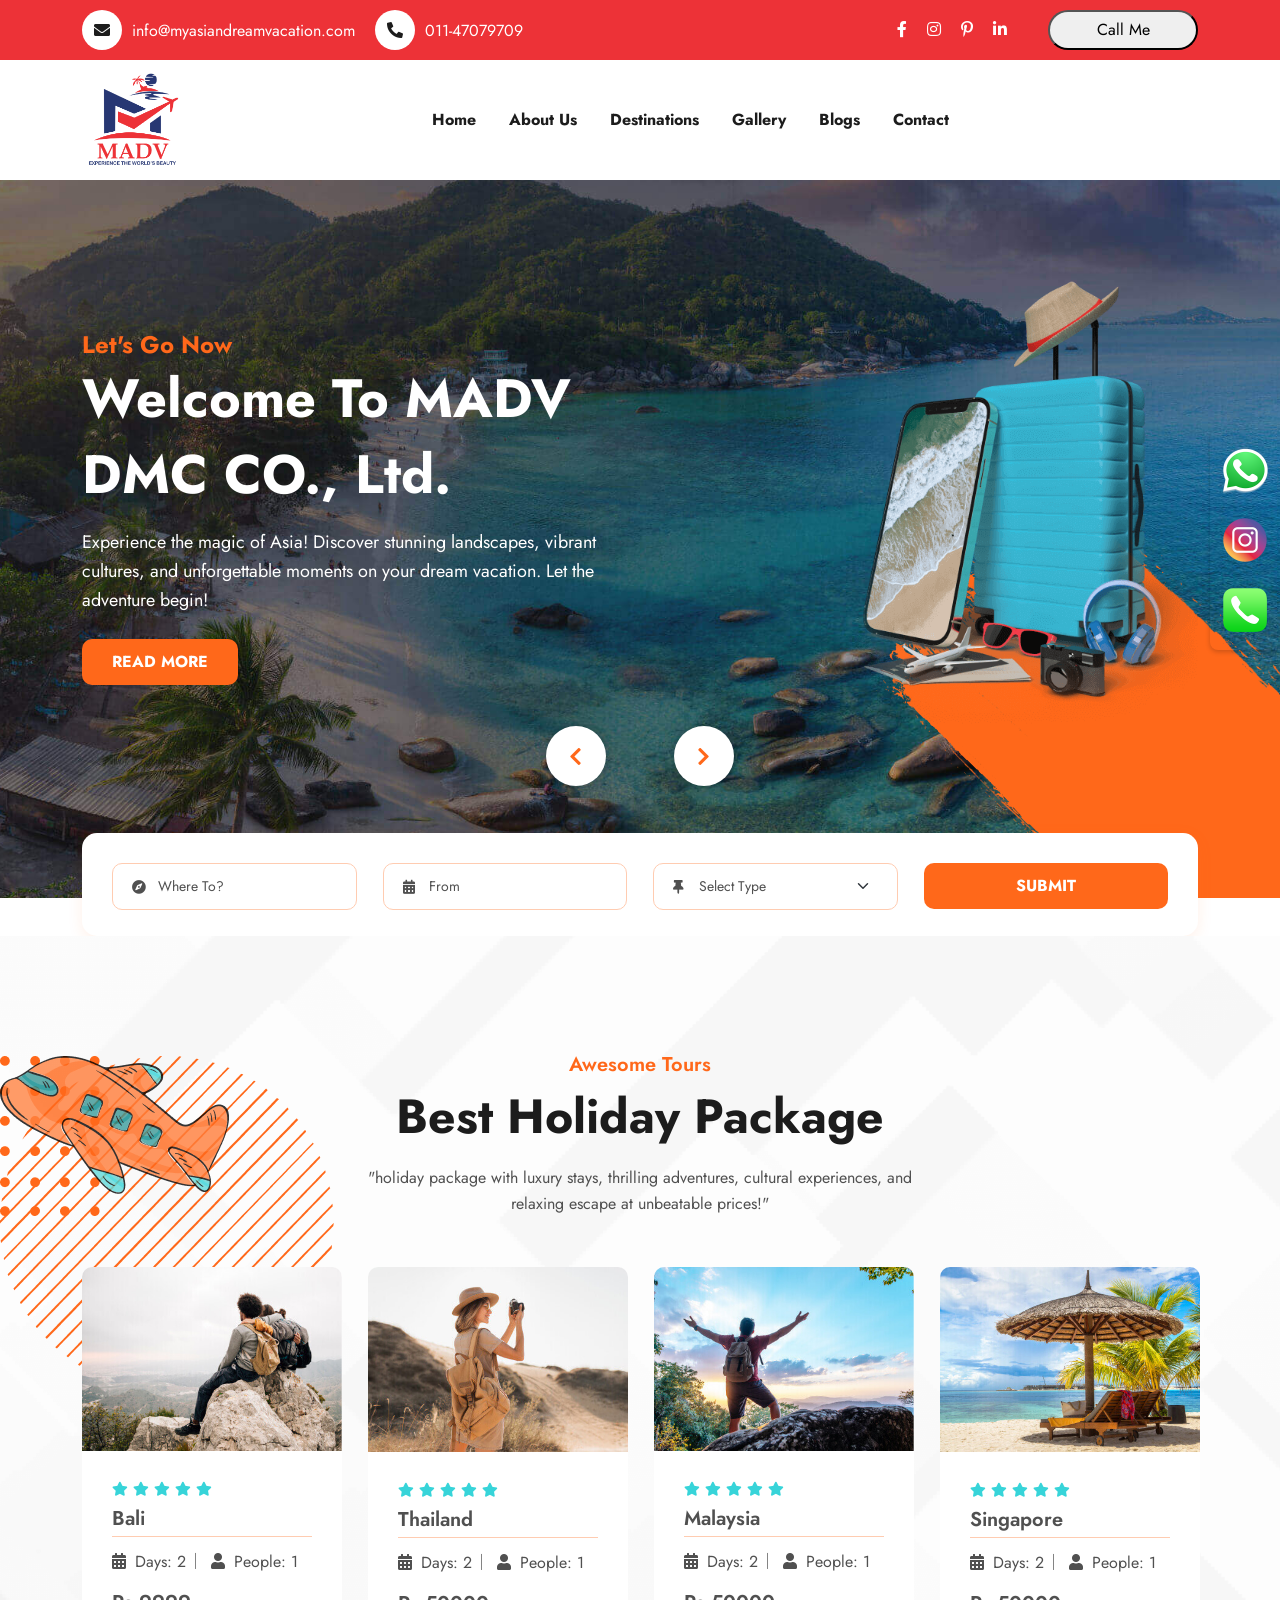
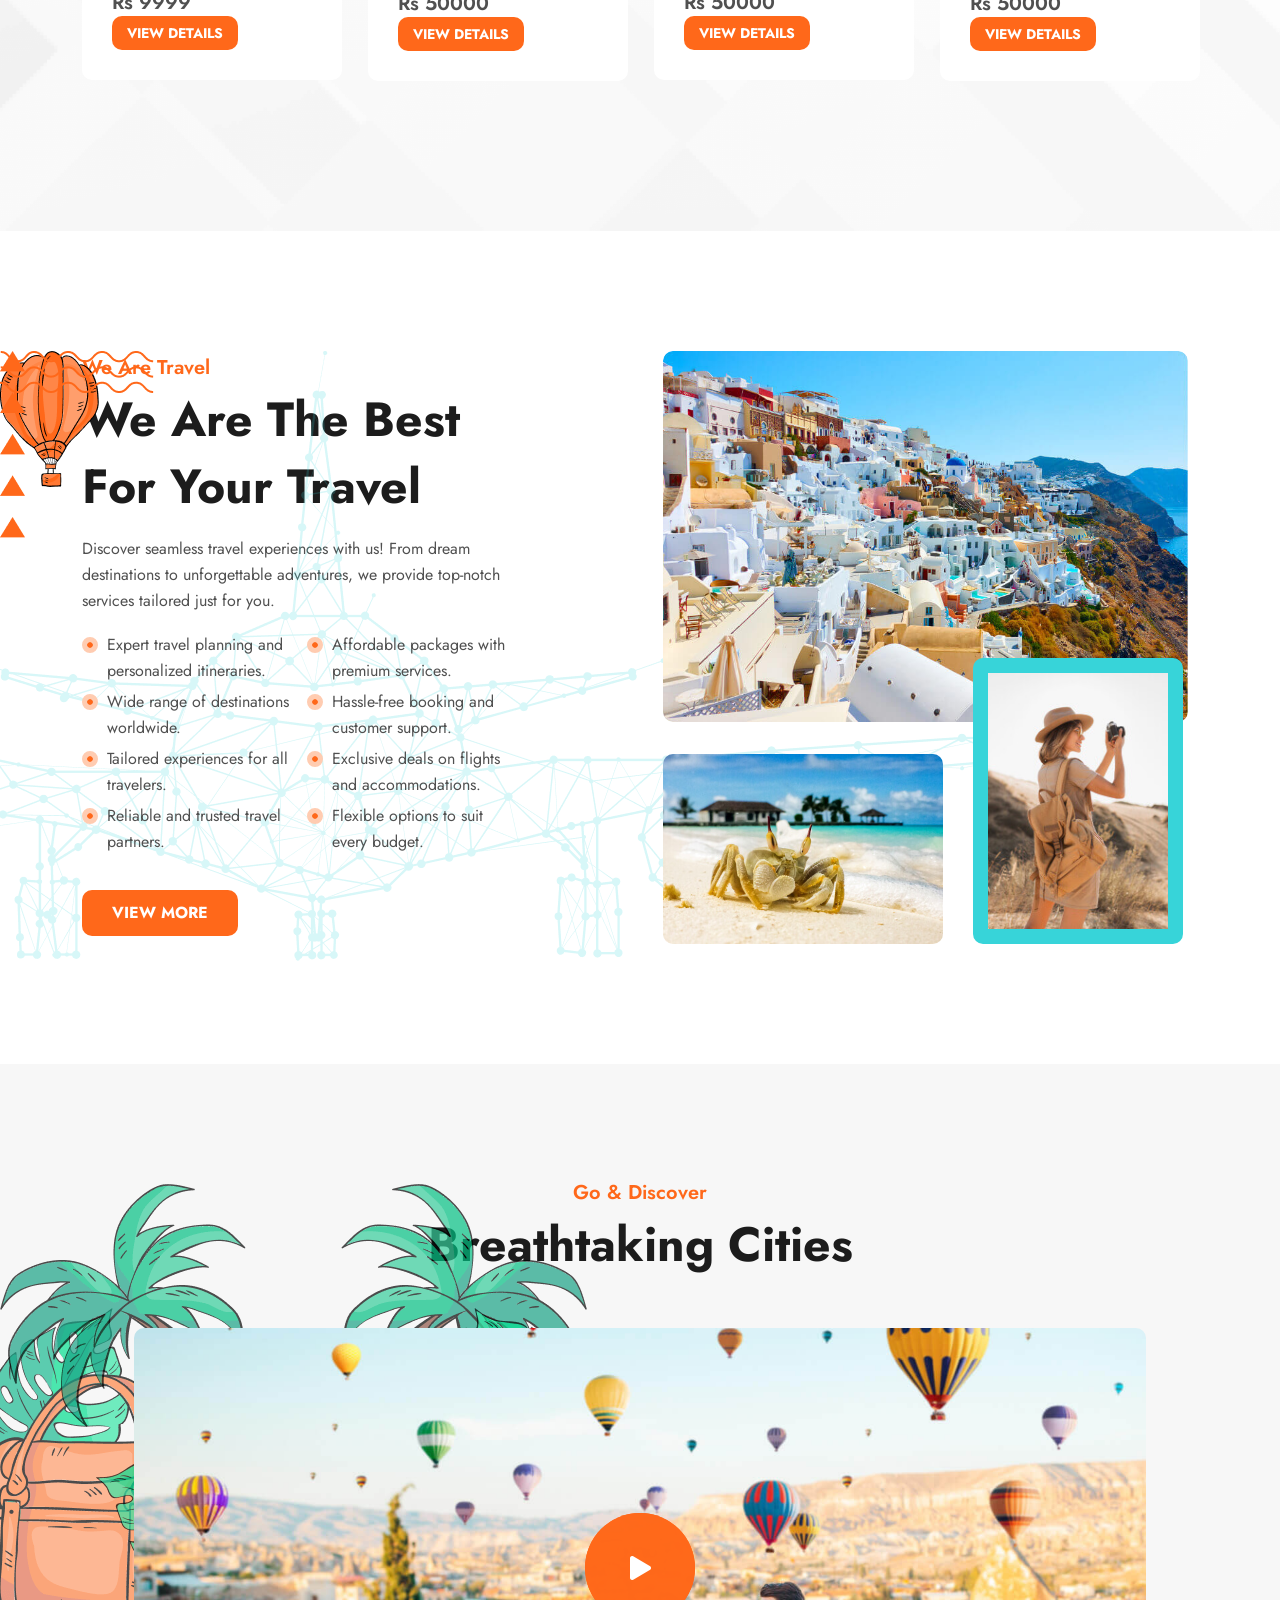
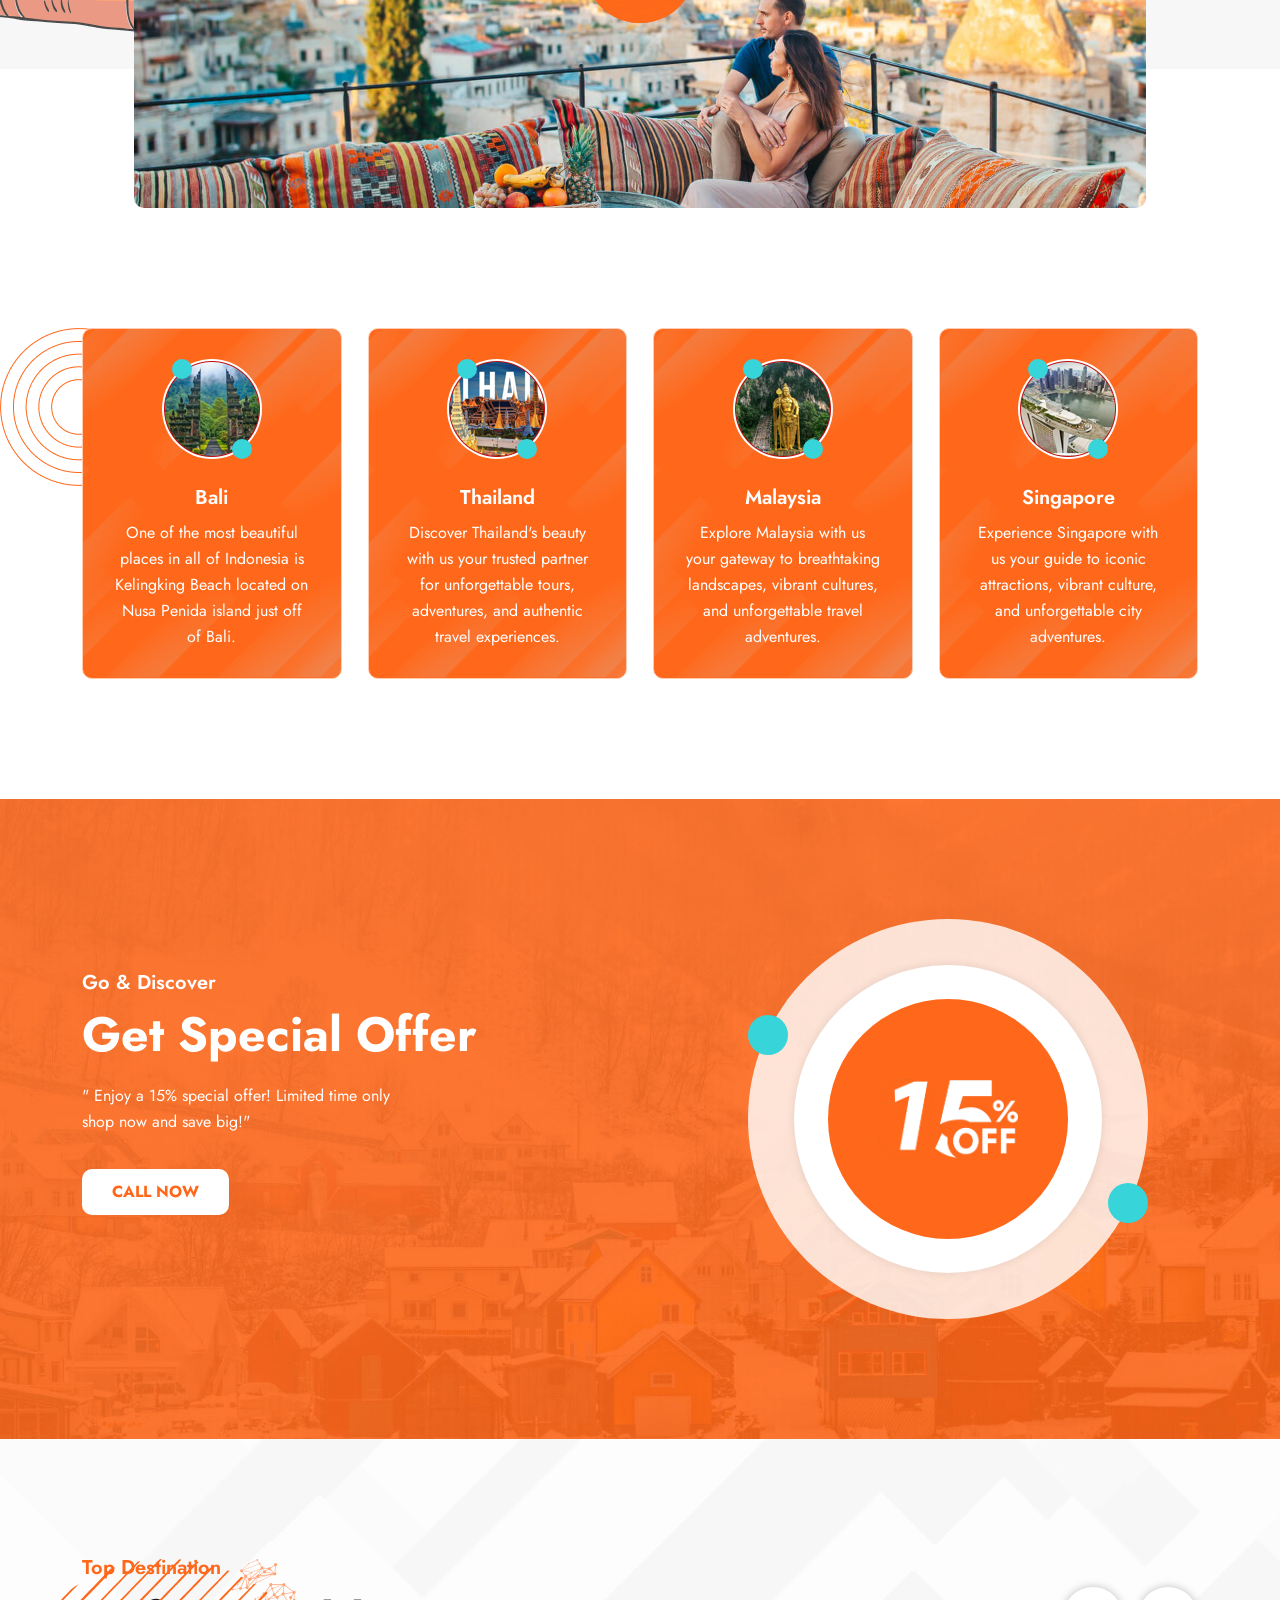
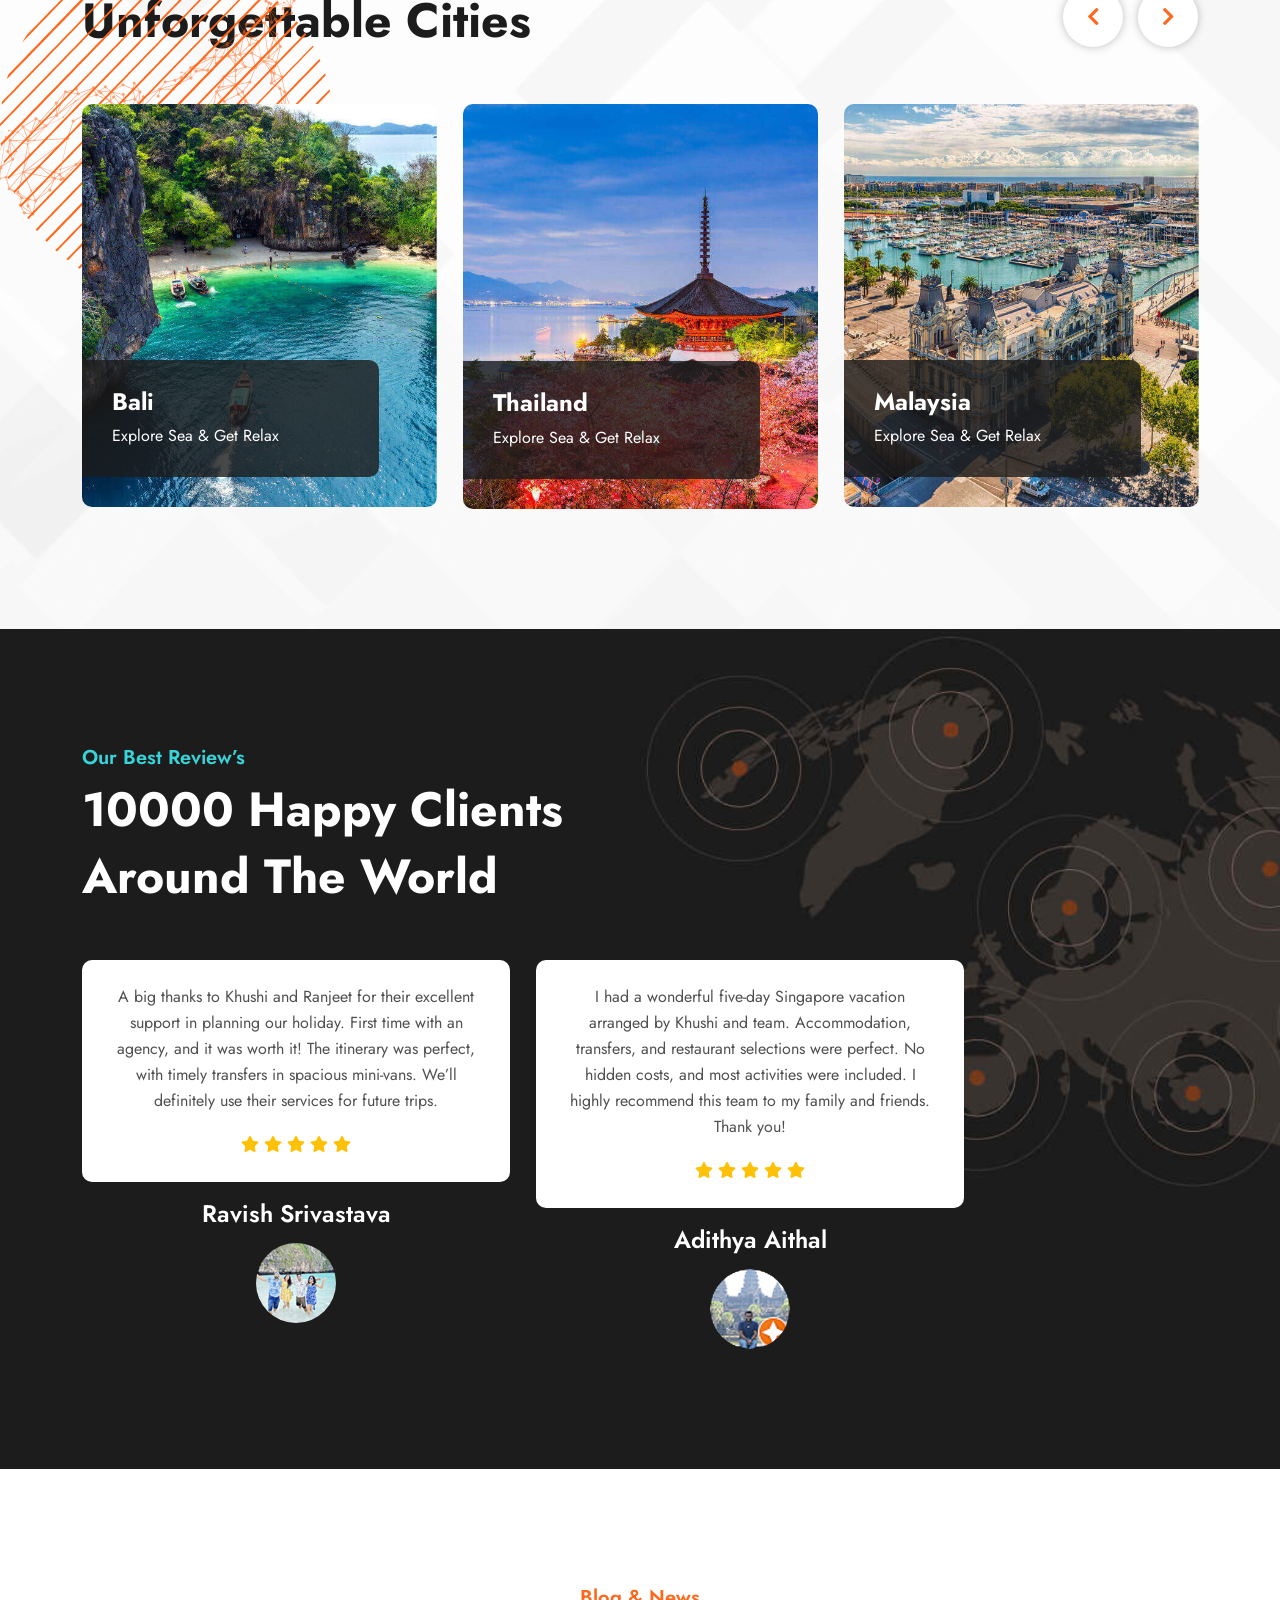
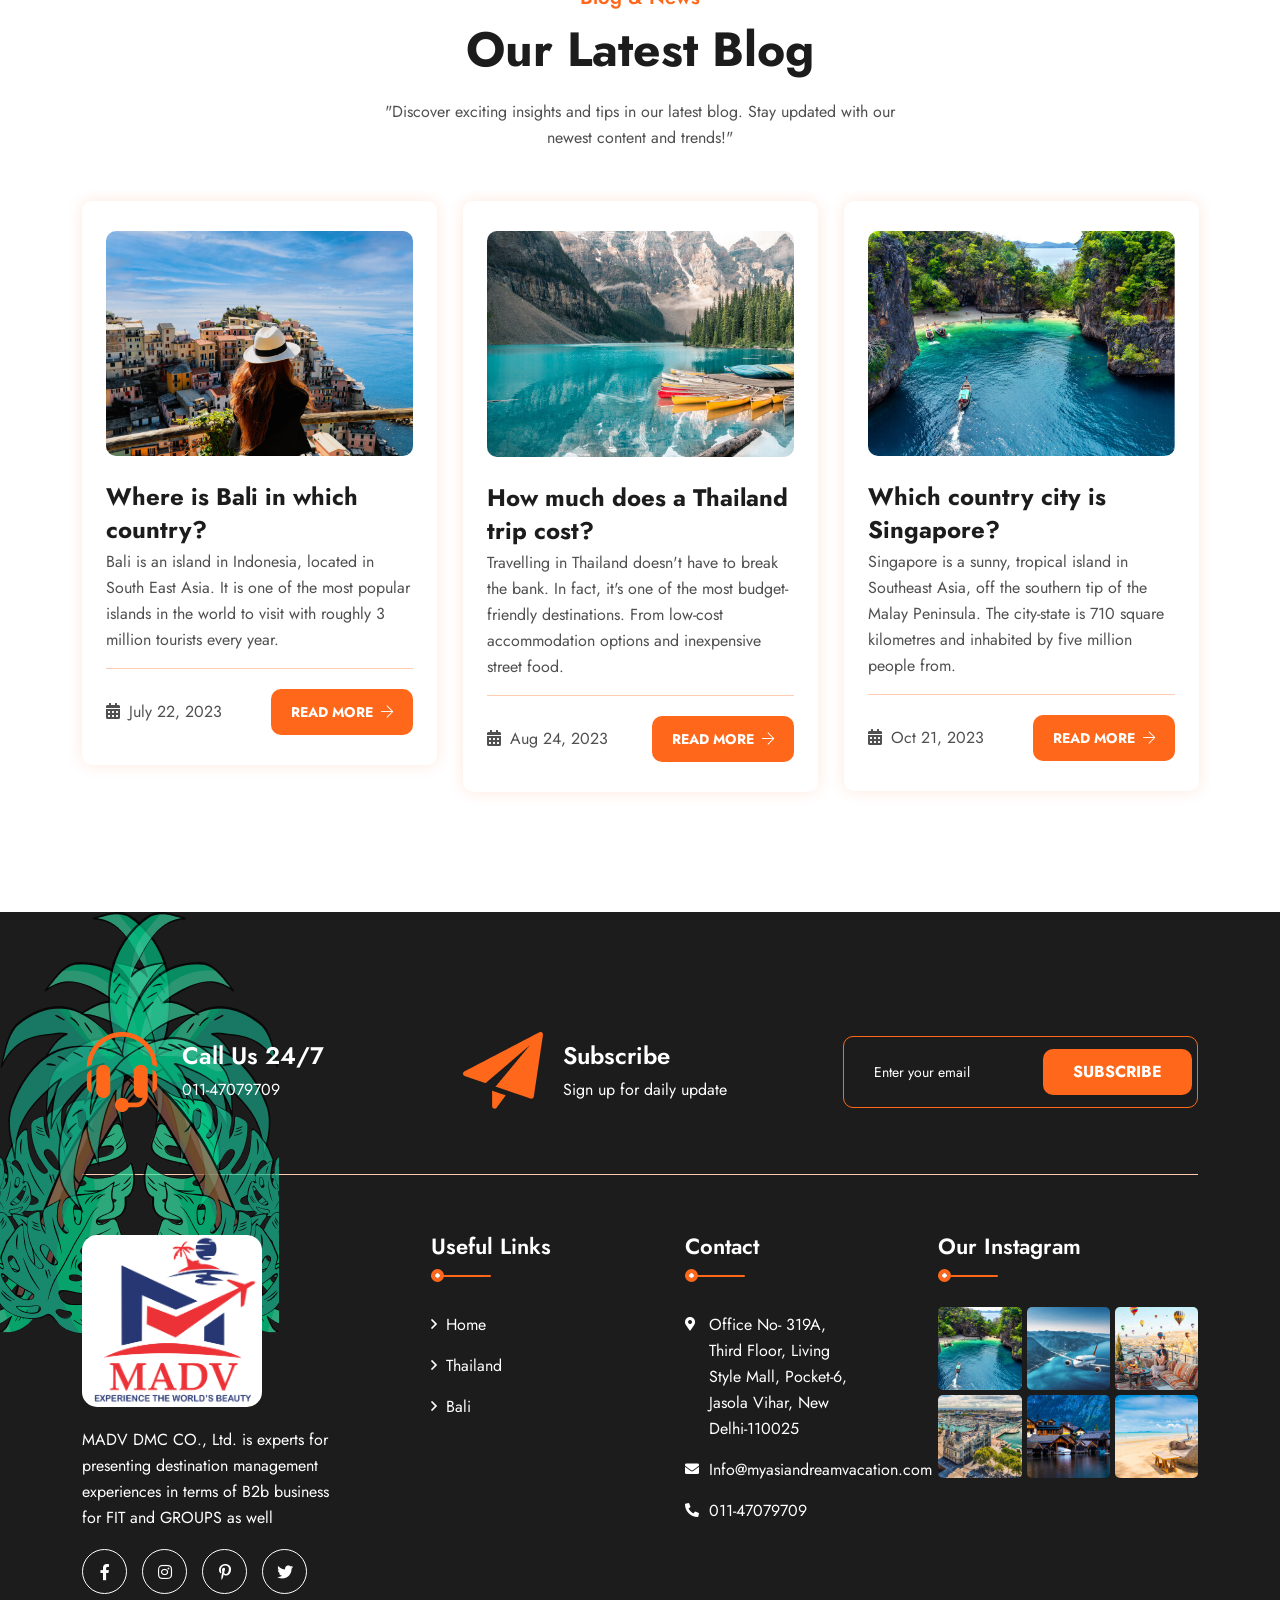
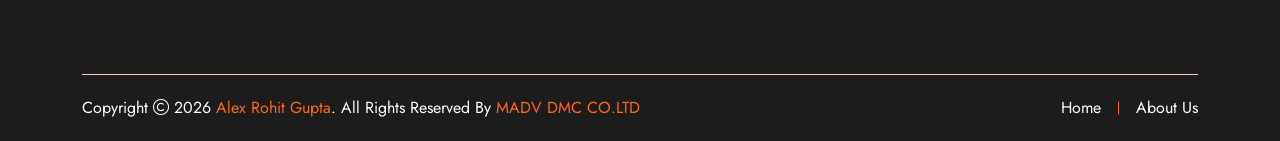
<file: index.html>
<!DOCTYPE html>
<html class="no-js" lang="zxx">

  <head>
    <meta charset="utf-8">
    <meta http-equiv="x-ua-compatible" content="ie=edge">
    <title> MADV DMC CO., Ltd. - We are Destination Management Company for
      Bali, Thailand, Malaysia & Singapore. ||Home</title>
    <meta name="author" content="Alex Rohit Gupta">
    <meta name="description"
      content="Experience the best of Asia with vibrant cultures, breathtaking landscapes, and unforgettable adventures on your dream vacation!">
    <meta name="keywords"
      content="TourAndTravel, TravelAdventures, ExploreTheWorld, Wanderlust, TravelGoals, VacationTime, AdventureAwaits, DiscoverDestinations">
    <meta name="robots" content="INDEX,FOLLOW">

    <!-- Mobile Specific Metas -->
    <meta name="viewport"
      content="width=device-width, initial-scale=1, shrink-to-fit=no">

    <!-- Favicons - Place favicon.ico in the root directory -->
    <link rel="icon" type="image/png" href="assets/img/favicons/favicon.png">
    <meta name="msapplication-TileColor" content="#ffffff">
    <meta name="theme-color" content="#ffffff">

    <!--==============================
	  Google Fonts
	============================== -->
    <link rel="preconnect" href="https://fonts.googleapis.com/">
    <link rel="preconnect" href="https://fonts.gstatic.com/" crossorigin>
    <link
      href="https://fonts.googleapis.com/css2?family=Jost:wght@400;500;600;700;800&amp;display=swap"
      rel="stylesheet">

    <!--==============================
	    All CSS File
	============================== -->
    <!-- Bootstrap -->
    <!-- <link rel="stylesheet" href="assets/css/app.min.css"> -->
    <link rel="stylesheet" href="assets/css/bootstrap.min.css">
    <!-- Fontawesome Icon -->
    <link rel="stylesheet" href="assets/css/fontawesome.min.css">
    <!-- Magnific Popup -->
    <link rel="stylesheet" href="assets/css/magnific-popup.min.css">
    <!-- Slick Slider -->
    <link rel="stylesheet" href="assets/css/slick.min.css">
    <!-- Theme Custom CSS -->
    <link rel="stylesheet" href="assets/css/style.css">
  </head>

  <body>

    <!--********************************
  Code Start From Here 
	******************************** -->

    <!--==============================
    Mobile Menu
  ============================== -->
    <div class="vs-menu-wrapper">
      <div class="vs-menu-area text-center">
        <button class="vs-menu-toggle"><i class="fal fa-times"></i></button>
        <div class="mobile-logo">
          <a href="/"><img src="./assets/img/logo_mdv.png" alt="Travolo"></a>
        </div>
        <div class="vs-mobile-menu">
          <ul>
            <li class="menu-item-has-children">
              <a href="/">Home</a>
            </li>
            <li class="menu-item-has-children">
              <a href="about.html">About Us</a>
            </li>
            <li class="menu-item-has-children">
              <a href="#">Destinations</a>
              <ul class="sub-menu">
                <li><a href="Thailand.html">Thailand</a></li>
                <li><a href="Bali.html">Bali</a></li>
               
                <!-- <li><a href="Malaysia.html">
                    Malaysia</a></li>
                <li><a href="Singapore.html">Singapore</a></li> -->
              </ul>
            </li>

            <li class="menu-item-has-children">
              <a href="./assets/img/madvpdf.pdf">Gallery</a>

            </li>

            <li class="menu-item-has-children">
              <a href="#">Blog</a>
              <ul class="sub-menu">
                <li><a href="blog-grid.html">Blog Grid</a></li>
                <li><a href="blog-details.html">Blog Details</a></li>
              </ul>
            </li>
            <li>
              <a href="contact.html">Contact</a>
            </li>
          </ul>
        </div>
      </div>
    </div>

    <!--==============================
    Sidemenu
  ============================== -->
    <div class="sidemenu-wrapper offcanvas-wrapper d-none d-lg-block">
      <div class="sidemenu-content">
        <button class="closeButton sideMenuCls">
          <i class="far fa-times"></i>
        </button>
        <div class="widget">
          <div class="vs-widget-about">
            <div class="footer-logo">
              <a href="/"><img src="assets/img/logo.svg" alt="Travolo"></a>
            </div>
            <p class="footer-text">
              Ut tellus dolor, dapibus eget, elementum ifend cursus eleifend,
              elit. Aenea ifen dn tor wisi Aliquam er at volutpat. Dui ac tui
              end cursus eleifendrpis.
            </p>
            <div class="info-social style2">
              <a href="#"><i class="fab fa-facebook-f"></i></a>
              <a href="#"><i class="fab fa-twitter"></i></a>
              <a href="#"><i class="fab fa-linkedin-in"></i></a>
              <a href="#"><i class="fab fa-google"></i></a>
            </div>
          </div>
        </div>
        <div class="widget">
          <h3 class="widget_title">Recent Articles</h3>
          <div class="recent-post-wrap">
            <div class="recent-post">
              <div class="media-img">
                <a href="blog-details.html"><img
                    src="assets/img/blog/recent-post1.jpg" alt="Blog Image"></a>
              </div>
              <div class="media-body">
                <div class="recent-post-meta">
                  <i class="fal fa-calendar-alt"></i>
                  <a href="blog.html">December 15, 2022</a>
                </div>
                <h4 class="post-title">
                  <a class="text-inherit" href="blog-details.html">We are Giving
                    Amazing Tour for VIP</a>
                </h4>
              </div>
            </div>
            <div class="recent-post">
              <div class="media-img">
                <a href="blog-details.html"><img
                    src="assets/img/blog/recent-post2.jpg" alt="Blog Image"></a>
              </div>
              <div class="media-body">
                <div class="recent-post-meta">
                  <i class="fal fa-calendar-alt"></i>
                  <a href="blog.html">March 13, 2022</a>
                </div>
                <h4 class="post-title">
                  <a class="text-inherit" href="blog-details.html">The journey
                    journal chronicles of a wandering soul</a>
                </h4>
              </div>
            </div>
            <div class="recent-post">
              <div class="media-img">
                <a href="blog-details.html"><img
                    src="assets/img/blog/recent-post3.jpg" alt="Blog Image"></a>
              </div>
              <div class="media-body">
                <div class="recent-post-meta">
                  <i class="fal fa-calendar-alt"></i>
                  <a href="blog.html">Augest 23, 2022</a>
                </div>
                <h4 class="post-title">
                  <a class="text-inherit" href="blog-details.html">Roam And
                    Revel captivating at tellus.</a>
                </h4>
              </div>
            </div>
          </div>
        </div>
      </div>
    </div>

    <!-- ==============================
    Header Area
  ============================== -->
    <header class="vs-header header-layout3">
      <div class="container">
        <div class="header-top">
          <div class="row justify-content-between align-items-center">
            <div class="col d-none d-lg-block">
              <ul class="header-contact">
                <li><i class="fas fa-envelope"></i> <a
                    href="mailto:info@myasiandreamvacation.com">
                    info@myasiandreamvacation.com</a>
                </li>
                <li><i class="fas fa-phone-alt"></i> <a
                    href="tel:011-47079709">011-47079709</a></li>
              </ul>
            </div>
            <div class="col-auto">
              <div class="header-social">
                <a href="#"><i class="fab fa-facebook-f"></i></a>
                <a href="#"><i class="fab fa-instagram"></i></a>
                <a href="#"><i class="fab fa-pinterest-p"></i></a>
                <a href="#"><i class="fab fa-linkedin-in"></i></a>
              </div>
            </div>
            <div class="col-auto d-flex ">
              <!-- <div class="header-dropdown">
              <a class="dropdown-toggle" href="#" role="button" id="dropdownMenuLink1" data-bs-toggle="dropdown"
                aria-expanded="false">English</a>
              <ul class="dropdown-menu" aria-labelledby="dropdownMenuLink1">
                <li>
                  <a href="#">German</a>
                  <a href="#">French</a>
                  <a href="#">Italian</a>
                  <a href="#">Latvian</a>
                  <a href="#">Spanish</a>
                  <a href="#">Greek</a>
                </li>
              </ul>
            </div> -->
              <div class="padding-both">
                <a href="tel:011-47079709"> <button
                    style="width: 150px;height: 40px;border-radius: 30px;"> Call
                    Me</button> </a>
              </div>
              <!-- <a class="user-btn" href="sign-up.html"><i class="far fa-user-circle"></i></a> -->
            </div>
          </div>
        </div>
      </div>
      <div class="sticky-wrapper">
        <div class="sticky-active">
          <div class="container position-relative z-index-common">
            <div class="row align-items-center justify-content-between">
              <div class="col-auto">
                <div class="vs-logo">
                  <a href="/"><img src="assets/img/logo_mdv.png" alt="logo"></a>
                </div>
              </div>
              <div class="col text-end text-xl-center">
                <nav class="main-menu  menu-style1 d-none d-lg-block">
                  <ul>
                    <li class="menu-item-has-children">
                      <a href="/">Home</a>
                    </li>
                    <li class="menu-item-has-children">
                      <a href="about.html">About Us</a>

                    </li>
                    <li class="menu-item-has-children">
                      <a href="#">Destinations</a>
                      <ul class="sub-menu">
                        <li><a href="Thailand.html">Thailand</a></li>
                        <li><a href="Bali.html">Bali</a></li>
                       
                        <!-- <li><a href="Malaysia.html">
                            Malaysia</a></li>
                        <li><a
                            href="Singapore.html">Singapore</a></li> -->
                      </ul>
                    </li>
                    <li class="menu-item-has-children mega-menu-wrap">
                      <a href="./assets/img/madvpdf.pdf">Gallery</a>
                      <!-- <ul class="mega-menu">
                      <li>
                        <a href="shop.html">Pagelist 1</a>
                        <ul>
                          <li><a href="index.html">Home One</a></li>
                          <li><a href="index-2.html">Home Two</a></li>
                          <li><a href="index-3.html">Home Three</a></li>
                          <li><a href="index-4.html">Home Four</a></li>
                          <li><a href="index-5.html">Home Five</a></li>
                          <li><a href="index-6.html">Home Six</a></li>
                        </ul>
                      </li>
                      <li>
                        <a href="#">Pagelist 2</a>
                        <ul>
                          <li><a href="about.html">About Us</a></li>
                          <li><a href="destinations.html">Destinations</a></li>
                          <li><a href="destination-details.html">Destinations Details</a></li>
                          <li><a href="tours.html">Tours List</a></li>
                          <li><a href="tour-booking.html">Tour Booking</a></li>
                        </ul>
                      </li>
                      <li>
                        <a href="#">Pagelist 3</a>
                        <ul>
                          <li><a href="shop.html">Shop</a></li>
                          <li><a href="shop-details.html">Shop Details</a></li>
                          <li><a href="cart.html">Cart</a></li>
                          <li><a href="checkout.html">Checkout</a></li>
                          <li><a href="blog.html">Blog List</a></li>
                        </ul>
                      </li>
                      <li>
                        <a href="#">Pagelist 4</a>
                        <ul>
                          <li><a href="blog-grid.html">Blog Grid</a></li>
                          <li><a href="blog-details.html">Blog Details</a></li>
                          <li><a href="error.html">Error Page</a></li>
                        </ul>
                      </li>
                    </ul> -->
                    </li>
                    <!-- <li class="menu-item-has-children">
                    <a href="#">Tours</a>
                    <ul class="sub-menu">
                      <li><a href="tours.html">Tours List</a></li>
                      <li><a href="tour-booking.html">Tour Booking</a></li>
                    </ul>
                  </li> -->
                    <li class="menu-item-has-children">
                      <a href="blog-grid.html">Blogs</a>
                    </li>
                    <!-- <li class="menu-item-has-children">
                    <a href="#">Blog</a>
                    <ul class="sub-menu">
                      <li><a href="blog.html">Blog List</a></li>
                      <li><a href="blog-grid.html">Blog Grid</a></li>
                      <li><a href="blog-details.html">Blog Details</a></li>
                    </ul>
                  </li> -->
                    <li>
                      <a href="contact.html">Contact</a>
                    </li>
                  </ul>
                </nav>
                <button class="vs-menu-toggle d-inline-block d-lg-none"><i
                    class="fal fa-bars"></i></button>
              </div>
              <div class="col-auto d-none d-xl-block">
                <div class="header-btns">
                  <!-- <a href="tel:011-47079709"><button>  Book An Appointment </button> </a> -->
                  <!-- <button class="sideMenuToggler"><i class="fal fa-bars"></i> </button> -->
                </div>
              </div>
            </div>
          </div>
        </div>
      </div>
    </header>

    <!--==============================
      Hero Area Start 
    ==============================-->
    <!-- ==============================
    Hero Area Start 
  ============================== -->
    <section class="hero-layout2">
      <div>
        <div class="vs-carousel hero-slider3" data-slide-show="1"
          data-fade="true">
          <div class="hero-slide hero-mask"
            data-bg-src="assets/img/banner/hero3-bg.jpg">
            <div class="container">
              <div class="row align-items-center justify-content-between">
                <div class="col-lg-8">
                  <div class="hero-content">
                    <span class="hero-subtitle">Let's Go Now</span>
                    <h1 class="hero-title">
                      Welcome To MADV <br>DMC CO., Ltd.
                    </h1>
                    <p class="hero-text">
                      Experience the magic of Asia! Discover stunning
                      landscapes, vibrant cultures, and unforgettable moments
                      on your dream vacation. Let the adventure begin!
                    </p>
                    <a href="about.html" class="vs-btn style4">Read More</a>
                  </div>
                </div>
                <div class="col-lg-4">
                  <div class="hero-img">
                    <img class="shape-mokup d-none d-lg-block"
                      src="assets/img/banner/brush.png" alt="brush">
                    <img class="img1" src="assets/img/banner/hero-bag.png"
                      alt="hero">
                  </div>
                </div>
              </div>
            </div>
          </div>
          <div class="hero-slide hero-mask"
            data-bg-src="assets/img/banner/hero3-bg2.jpg">
            <div class="container">
              <div class="row align-items-center justify-content-between">
                <div class="col-lg-8">
                  <div class="hero-content">
                    <span class="hero-subtitle">Let's Go Now</span>
                    <h1 class="hero-title">Let’s Enjoy Your Trip With
                      Travel</h1>
                    <p class="hero-text">
                      "Discover unforgettable experiences, breathtaking
                      destinations, and seamless adventures.
                      Let us make your journey memorable and stress-free. Start
                      your dream trip with Travel today!"
                    </p>
                    <a href="contact.html" class="vs-btn style4">Read More</a>
                  </div>
                </div>
                <div class="col-lg-4">
                  <div class="hero-img">
                    <img class="shape-mokup d-none d-lg-block"
                      src="assets/img/banner/brush.png" alt="brush">
                    <img class="img1" src="assets/img/banner/hero-bag1.png"
                      alt="hero">
                  </div>
                </div>
              </div>
            </div>
          </div>
          <div class="hero-slide hero-mask"
            data-bg-src="assets/img/banner/hero3-bg3.jpg">
            <div class="container">
              <div class="row align-items-center justify-content-between">
                <div class="col-lg-8">
                  <div class="hero-content">
                    <span class="hero-subtitle">Let's Go Now</span>
                    <h1 class="hero-title">Explore The Journey With Us</h1>
                    <p class="hero-text">
                      "Join us to uncover hidden gems, breathtaking
                      destinations, and unforgettable experiences.
                      Let’s create memories together as you explore the journey
                      with us!"
                    </p>
                    <a href="about.html" class="vs-btn style4">Read More</a>
                  </div>
                </div>
                <div class="col-lg-4">
                  <div class="hero-img">
                    <img class="shape-mokup d-none d-lg-block"
                      src="assets/img/banner/brush.png" alt="brush">
                    <img class="img1" src="assets/img/banner/hero-bag2.png"
                      alt="hero">
                  </div>
                </div>
              </div>
            </div>
          </div>
        </div>
        <div>
          <button class="icon-btn prev-btn" data-slick-prev=".hero-slider3"><i
              class="fas fa-chevron-up"></i></button>
          <button class="icon-btn next-btn" data-slick-next=".hero-slider3"><i
              class="fas fa-chevron-down"></i></button>
        </div>
      </div>
      <div class="hero-bottom">
        <div class="container">
          <form action="mail1.php" method="post" class="hero-form">
            <div class="row">
              <div class="col-lg-3 col-md-6 col-sm-6 col-12">
                <div class="form-group ">
                  <i class="fas fa-compass"></i>
                  <input type="text" name="Whereto" placeholder="Where To?" required />
                </div>
              </div>
              <div class="col-lg-3 col-md-6 col-sm-6 col-12">
                <div class="form-group">
                  <i class="fas fa-calendar-alt"></i>
                  <!-- <select class="form-select" name="name">
                  <option value="" selected="selected" disabled="disabled" hidden="">Select Month</option>
                  <option value="">January</option>
                  <option value="">February</option>
                  <option value="">March</option>
                  <option value="">April</option>
                </select> -->
                  <input type="text" name="from" placeholder="From" required />
                </div>
              </div>
              <div class="col-lg-3 col-md-6 col-sm-6 col-12">
                <div class="form-group">
                  <i class="fas fa-thumbtack"></i>
                  <select class="form-select" name="place">
                    <option value="Thailand" selected="selected" disabled="disabled"
                      hidden>Select Type</option>
                      <option value="Thailand">Thailand</option>
                    <option value="Bali">Bali</option>
                   
                    <!-- <option value="Malaysia">Malaysia</option>
                    <option value="Singapore">Singapore</option> -->
                  </select>
                </div>
              </div>
              <div class="col-lg-3 col-md-6 col-sm-6 col-12">
                <button class="vs-btn style4">Submit</button>
              </div>
            </div>
          </form>
        </div>
      </div>
    </section>
    <!-- ============================
    Hero Area End 
  ==============================-->

    <!--==============================
    Tour Package Area Start 
  ==============================-->
    <section class="space bg-light shape-mockup-wrap"
      data-bg-src="assets/img/shape/Bg.png">
      <div class="shape-mockup d-none d-xl-block jump z-index-negative"
        data-bottom="20%" data-left="5%">
        <img src="assets/img/shape/Dot.png" alt="Dots">
      </div>
      <div class="shape-mockup d-none d-xl-block spin z-index-negative"
        data-bottom="-5%" data-right="-5%">
        <img src="assets/img/shape/circle1.png" alt="Circle">
      </div>
      <div
        class="shape-mockup d-none d-xl-block ripple-animation z-index-negative"
        data-top="10%" data-left="10%">
        <img src="assets/img/shape/Plane.png" alt="plane">
      </div>
      <div class="container ">
        <div class="row justify-content-center text-center">
          <div class="col-xl-6 col-lg-8 wow fadeInUp" data-wow-delay="0.3s">
            <div class="title-area">
              <span class="sec-subtitle">Awesome Tours</span>
              <h2 class="sec-title h1">Best Holiday Package</h2>
              <p class="sec-text">

                "holiday package with luxury stays, thrilling adventures,
                cultural experiences,
                and relaxing escape at unbeatable prices!"</p>
            </div>
          </div>
        </div>
        <div class="row vs-carousel" data-slide-show="4" data-arrows="false"
          data-lg-slide-show="3" data-md-slide-show="2"
          data-sm-slide-show="1">
          <div class="col-xl-3 col-lg-6 col-sm-6">
            <div class="package-style1">
              <div class="package-img">
                <a href="Bali.html"><img class="w-100"
                    src="assets/img/tours/tour-1-1.jpg"
                    alt="Package Image"></a>
              </div>
              <div class="package-content">
                <div class="package-review">
                  <i class="fas fa-star"></i>
                  <i class="fas fa-star"></i>
                  <i class="fas fa-star"></i>
                  <i class="fas fa-star"></i>
                  <i class="fas fa-star"></i>
                </div>
                <h3 class="package-title"><a href="Bali.html"> Bali </a></h3>
                <!-- <p class="package-text">INDONESIA</p> -->
                <div class="package-meta">
                  <a href="#"><i class="fas fa-calendar-alt"></i> Days: 2</a>
                  <a href="#"><i class="fas fa-user"></i> People: 1</a>
                </div>
                <div class="package-footer">
                  <span class="package-price">Rs 9999</span>
                  <a href="Bali.html" class="vs-btn style4">View
                    Details</a>
                </div>
              </div>
            </div>
          </div>
          <div class="col-xl-3 col-lg-6 col-sm-6">
            <div class="package-style1">
              <div class="package-img">
                <a href="Thailand.html"><img class="w-100"
                    src="assets/img/tours/tour-1-2.jpg"
                    alt="Package Image"></a>
              </div>
              <div class="package-content">
                <div class="package-review">
                  <i class="fas fa-star"></i>
                  <i class="fas fa-star"></i>
                  <i class="fas fa-star"></i>
                  <i class="fas fa-star"></i>
                  <i class="fas fa-star"></i>
                </div>
                <h3 class="package-title"><a href="Thailand.html"> Thailand
                  </a></h3>
                <!-- <p class="package-text">Las Vegas, Nevada</p> -->
                <div class="package-meta">
                  <a href="#"><i class="fas fa-calendar-alt"></i> Days: 2</a>
                  <a href="#"><i class="fas fa-user"></i> People: 1</a>
                </div>
                <div class="package-footer">
                  <span class="package-price">Rs 50000</span>
                  <a href="Thailand.html" class="vs-btn style4">View
                    Details</a>
                </div>
              </div>
            </div>
          </div>
          <div class="col-xl-3 col-lg-6 col-sm-6">
            <div class="package-style1">
              <div class="package-img">
                <a href="Malaysia.html"><img class="w-100"
                    src="assets/img/tours/tour-1-3.jpg"
                    alt="Package Image"></a>
              </div>
              <div class="package-content">
                <div class="package-review">
                  <i class="fas fa-star"></i>
                  <i class="fas fa-star"></i>
                  <i class="fas fa-star"></i>
                  <i class="fas fa-star"></i>
                  <i class="fas fa-star"></i>
                </div>
                <h3 class="package-title"><a href="Malaysia.html"> Malaysia
                  </a></h3>
                <!-- <p class="package-text">Las Vegas, Nevada</p> -->
                <div class="package-meta">
                  <a href="#"><i class="fas fa-calendar-alt"></i> Days: 2</a>
                  <a href="#"><i class="fas fa-user"></i> People: 1</a>
                </div>
                <div class="package-footer">
                  <span class="package-price">Rs 50000</span>
                  <a href="Malaysia.html" class="vs-btn style4">View
                    Details</a>
                </div>
              </div>
            </div>
          </div>
          <div class="col-xl-3 col-lg-6 col-sm-6">
            <div class="package-style1">
              <div class="package-img">
                <a href="Singapore.html"><img class="w-100"
                    src="assets/img/tours/tour-1-4.jpg"
                    alt="Package Image"></a>
              </div>
              <div class="package-content">
                <div class="package-review">
                  <i class="fas fa-star"></i>
                  <i class="fas fa-star"></i>
                  <i class="fas fa-star"></i>
                  <i class="fas fa-star"></i>
                  <i class="fas fa-star"></i>
                </div>
                <h3 class="package-title"><a
                    href="Singapore.html">Singapore</a></h3>
                <!-- <p class="package-text">Las Vegas, Nevada</p> -->
                <div class="package-meta">
                  <a href="#"><i class="fas fa-calendar-alt"></i> Days: 2</a>
                  <a href="#"><i class="fas fa-user"></i> People: 1</a>
                </div>
                <div class="package-footer">
                  <span class="package-price">Rs 50000</span>
                  <a href="tour-booking.html" class="vs-btn style4">View
                    Details</a>
                </div>
              </div>
            </div>
          </div>
          <div class="col-xl-3 col-lg-6 col-sm-6">
            <div class="package-style1">
              <div class="package-img">
                <a href="tour-booking.html"><img class="w-100"
                    src="assets/img/tours/tour-1-5.jpg"
                    alt="Package Image"></a>
              </div>
              <div class="package-content">
                <div class="package-review">
                  <i class="fas fa-star"></i>
                  <i class="fas fa-star"></i>
                  <i class="fas fa-star"></i>
                  <i class="fas fa-star"></i>
                  <i class="fas fa-star"></i>
                </div>
                <h3 class="package-title"><a href="Bali.html"> Bali </a></h3>
                <!-- <p class="package-text">INDONESIA</p> -->
                <div class="package-meta">
                  <a href="#"><i class="fas fa-calendar-alt"></i> Days: 2</a>
                  <a href="#"><i class="fas fa-user"></i> People: 1</a>
                </div>
                <div class="package-footer">
                  <span class="package-price">Rs 9999</span>
                  <a href="Bali.html" class="vs-btn style4">View
                    Details</a>
                </div>
              </div>
            </div>
          </div>
          <div class="col-xl-3 col-lg-6 col-sm-6">
            <div class="package-style1">
              <div class="package-img">
                <a href="tour-booking.html"><img class="w-100"
                    src="assets/img/tours/tour-1-6.jpg"
                    alt="Package Image"></a>
              </div>
              <div class="package-content">
                <div class="package-review">
                  <i class="fas fa-star"></i>
                  <i class="fas fa-star"></i>
                  <i class="fas fa-star"></i>
                  <i class="fas fa-star"></i>
                  <i class="fas fa-star"></i>
                </div>
                <h3 class="package-title"><a href="Thailand.html"> Thailand
                  </a></h3>
                <!-- <p class="package-text">Las Vegas, Nevada</p> -->
                <div class="package-meta">
                  <a href="#"><i class="fas fa-calendar-alt"></i> Days: 2</a>
                  <a href="#"><i class="fas fa-user"></i> People: 1</a>
                </div>
                <div class="package-footer">
                  <span class="package-price">Rs 50000</span>
                  <a href="Thailand.html" class="vs-btn style4">View
                    Details</a>
                </div>
              </div>
            </div>
          </div>
        </div>
        <!-- <div class="text-center pt-lg-2">
          <a href="tours.html" class="vs-btn">View More</a>
        </div> -->
      </div>
    </section>
    <!--==============================
    Tour Package Area End 
  ==============================-->

    <!--==============================
    About Area Start 
  ==============================-->
    <section class="space shape-mockup-wrap">
      <div
        class="shape-mockup d-none d-xl-block ripple-animation z-index-negative"
        data-top="10%" data-left="5%">
        <img src="assets/img/shape/Ballon.png" alt="svg">
      </div>
      <div class="shape-mockup d-none d-xl-block jump z-index-negative"
        data-top="10%" data-right="10%">
        <img src="assets/img/shape/up-arrow.png" alt="svg">
      </div>
      <div class="shape-mockup d-none d-xl-block jump z-index-negative"
        data-bottom="0%" data-left="0%">
        <img class="plane2" src="assets/img/shape/plane2.png" alt="svg">
      </div>
      <div class="shape-mockup d-none d-xl-block jump z-index-negative"
        data-bottom="15%" data-right="5%">
        <img src="assets/img/shape/Lines.png" alt="svg">
      </div>
      <div class="container">
        <div class="row align-items-center justify-content-between">
          <div class="col-xl-5">
            <div class="about-content">
              <div class="title-area">
                <span class="sec-subtitle">We are Travel</span>
                <h2 class="sec-title h1"> We Are The Best For Your Travel </h2>
                <p class="sec-text">
                  Discover seamless travel experiences with us! From dream
                  destinations to
                  unforgettable adventures, we provide top-notch services
                  tailored just for you.
                </p>
              </div>
              <ul class="about-list1">
                <li>Expert travel planning and personalized itineraries.</li>
                <li>Affordable packages with premium services.</li>
                <li>Wide range of destinations worldwide. </li>
                <li>Hassle-free booking and customer support. </li>
                <li>Tailored experiences for all travelers. </li>
                <li>Exclusive deals on flights and accommodations. </li>
                <li>Reliable and trusted travel partners. </li>
                <li>Flexible options to suit every budget. </li>
              </ul>
              <a href="about.html" class="vs-btn style4 ">View More</a>
            </div>
          </div>
          <div class="col-xl-6">
            <div class="img-box3">
              <img class="img1" src="assets/img/about/about-1-1.jpg"
                alt="about image">
              <div class="bottom-img">
                <img class="img2" src="assets/img/about/about-1-2.jpg"
                  alt="about image">
                <img class="img3" src="assets/img/about/about-1-3.jpg"
                  alt="about image">
              </div>
            </div>
          </div>
        </div>
      </div>
    </section>
    <!--==============================
    About Area End 
  ==============================-->

    <!--==============================
    Gallery Area Start 
  ==============================-->
    <section class="space bg-light gallery2 shape-mockup-wrap">
      <div class="shape-mockup d-none d-xl-block jump z-index-negative"
        data-top="20%" data-left="0%">
        <img src="assets/img/shape/visit-left.png" alt="svg">
      </div>
      <div class="shape-mockup d-none d-xl-block jump z-index-negative"
        data-top="20%" data-right="0%">
        <img src="assets/img/shape/visit-right.png" alt="svg">
      </div>
      <div class="shadow-color"></div>
      <div class="container">
        <div class="row justify-content-center text-center">
          <div class="col-lg-6 wow fadeInUp" data-wow-delay="0.3s">
            <div class="title-area">
              <span class="sec-subtitle">Go & Discover</span>
              <h2 class="sec-title h1">Breathtaking Cities</h2>
              <!-- <p class="sec-text">Curabitur aliquet quam id dui posuere blandit.
                Vivamus magna justo, lacinia eget
                consectetur sed, convgallis at tellus. Vestibulum ac diam
                sit.</p> -->
            </div>
          </div>
        </div>
        <div class="gallery-style-2">
          <img src="assets/img/gallery/gallery-2-1.jpg" alt="Gallery image">
          <a href="https://www.youtube.com/watch?v=BFS9n4B_2xA"
            class="play-btn popup-video"><i
              class="fas fa-play"></i></a>
        </div>
      </div>
    </section>
    <!-- <section class="space space-extra-bottom gallery-style1">
      <div class="container">
        <div class="row">
          <div class="col-xl-6">
            <div class="title-area">
              <span class="sec-subtitle">Go & Discover</span>
              <h2 class="sec-title h1">Breathtaking Cities</h2>
              <p class="sec-text">Curabitur aliquet quam id dui posuere blandit. Vivamus magna justo, lacinia eget
                consectetur sed, convgallis at tellus.</p>
            </div>
            <div class="row">
              <div class="col-xl-6 col-sm-6">
                <img class="gallery-image" src="assets/img/gallery/gallery-1-1.jpg" alt="images">
              </div>
              <div class="col-xl-6 col-sm-6">
                <img class="gallery-image" src="assets/img/gallery/gallery-1-2.jpg" alt="images">
              </div>
            </div>
          </div>
          <div class="col-xl-6">
            <div class="gallery-video">
              <img src="assets/img/gallery/gallery-1-3.jpg" alt="gallery-image">
              <div class="gallery-btn">
                <span>Watch Video</span>
                <a href="https://www.youtube.com/watch?v=_sI_Ps7JSEk" class="play-btn popup-video"><i
                    class="fas fa-play"></i></a>
              </div>
            </div>
          </div>
        </div>
      </div>
    </section> -->
    <!--==============================
    Gallery Area End 
  ==============================-->

    <!--==============================
    Features Area Start 
  ==============================-->
    <section class="space-extra-bottom shape-mockup-wrap">
      <div
        class="shape-mockup d-none d-xl-block ripple-animation z-index-negative"
        data-bottom="10%" data-right="13%">
        <img src="assets/img/shape/circle.png" alt="svg">
      </div>
      <div class="container">
        <div class="row">
          <div class="col-xl-3 col-md-6 col-sm-6 col-12">
            <div class="features-style1">
              <div class="features-bg"
                data-bg-src="assets/img/shape/features.png"></div>
              <div class="features-image">
                <img src="assets/img/features/features-1-1.png" alt="image">
              </div>
              <div class="features-content">
                <h3 class="features-title">Bali</h3>
                <p class="features-text">
                  One of the most beautiful places in all of Indonesia is
                  Kelingking Beach located on Nusa Penida island just off of
                  Bali.
                </p>
              </div>
            </div>
          </div>
          <div class="col-xl-3 col-md-6 col-sm-6 col-12">
            <div class="features-style1">
              <div class="features-bg"
                data-bg-src="assets/img/shape/features.png"></div>
              <div class="features-image">
                <img src="assets/img/features/features-1-2.png" alt="image">
              </div>
              <div class="features-content">
                <h3 class="features-title"> Thailand </h3>
                <p class="features-text">
                  Discover Thailand's beauty with us your trusted partner for
                  unforgettable tours,
                  adventures, and authentic travel experiences.
                </p>
              </div>
            </div>
          </div>
          <div class="col-xl-3 col-md-6 col-sm-6 col-12">
            <div class="features-style1">
              <div class="features-bg"
                data-bg-src="assets/img/shape/features.png"></div>
              <div class="features-image">
                <img src="assets/img/features/features-1-3.png" alt="image">
              </div>
              <div class="features-content">
                <h3 class="features-title"> Malaysia </h3>
                <p class="features-text">
                  Explore Malaysia with us your gateway to breathtaking
                  landscapes, vibrant cultures, and unforgettable travel
                  adventures.
                </p>
              </div>
            </div>
          </div>
          <div class="col-xl-3 col-md-6 col-sm-6 col-12">
            <div class="features-style1">
              <div class="features-bg"
                data-bg-src="assets/img/shape/features.png"></div>
              <div class="features-image">
                <img src="assets/img/features/features-1-4.png" alt="image">
              </div>
              <div class="features-content">
                <h3 class="features-title">Singapore</h3>
                <p class="features-text">
                  Experience Singapore with us your guide to iconic attractions,
                  vibrant culture, and unforgettable city adventures.
                </p>
              </div>
            </div>
          </div>
        </div>
      </div>
    </section>
    <!--==============================
    Features Area End 
  ==============================-->

    <!--==============================
     Special Offer Area Start 
  ==============================-->
    <section class="space position-relative"
      data-bg-src="assets/img/bg/offer-bg.jpg">
      <div class="container">
        <div class="row align-items-center justify-content-between ">
          <div class="col-xl-5 col-lg-6 col-md-6">
            <div class="title-area white-title">
              <span class="sec-subtitle">Go & Discover</span>
              <h2 class="sec-title h1">Get Special Offer</h2>
              <p class="sec-text">
                " Enjoy a 15% special offer! Limited time only
                <br> shop now and save big!"
              </p>
              <div class="pt-lg-3">
                <a href="tel:011-47079709" class="vs-btn style2">Call Now</a>
              </div>
            </div>
          </div>
          <div class="col-xl-5 col-lg-6 col-md-6">
            <div class="img-box2">
              <span class="spinner-style1"></span>
              <div class="img1">
                <img src="assets/img/shape/offer-1-11.png" alt="Offer image">
              </div>
            </div>
            <div class="img-1-2">
              <img src="assets/img/shape/bag.png" alt="image">
            </div>
          </div>
        </div>
      </div>
    </section>
    <!--==============================
     Special Offer Area End 
  ==============================-->

    <!--==============================
     Destiniations Area Start 
  ==============================-->
    <section class="space space-extra-bottom bg-light shape-mockup-wrap"
      data-bg-src="assets/img/shape/Bg.png">
      <div class="shape-mockup d-none d-xl-block spin z-index-negative"
        data-top="-20%" data-right="-8%">
        <img src="assets/img/shape/circle1.png" alt="circle">
      </div>
      <div class="shape-mockup d-none d-xl-block  z-index-negative"
        data-bottom="13%" data-left="0%">
        <img src="assets/img/shape/walk.png" alt="circle">
      </div>
      <div class="container">
        <div class="row justify-content-between align-items-center">
          <div class="col-lg-5">
            <div class="title-area">
              <span class="sec-subtitle">Top Destination</span>
              <h2 class="sec-title h1">Unforgettable Cities</h2>
              <!-- <p class="sec-text">Curabitur aliquet quam id dui posuere blandit.
                Vivamus magna justo, lacinia eget
                consectetur sed,
                convgallis at tellus.</p> -->
            </div>
          </div>
          <div class="col-auto">
            <div class="sec-btns">
              <button class="icon-btn" data-slick-prev=".destinationSlide"><i
                  class="fas fa-chevron-left"></i></button>
              <button class="icon-btn" data-slick-next=".destinationSlide"><i
                  class="fas fa-chevron-right"></i></button>
            </div>
          </div>
        </div>
        <div class="row destinationSlide vs-carousel" data-slide-show="3"
          data-arrows="false" data-lg-slide-show="2"
          data-md-slide-show="2" data-sm-slide-show="1">
          <div class="col-xl-4">
            <div class="destination-style1">
              <a href="destination-details.html"> <img
                  src="assets/img/destinations/destinations-1-1.jpg"
                  alt="destination image"></a>
              <!-- <span class="destination-price">$259</span> -->
              <div class="destination-info">
                <h4 class="destination-name"><a href="#">Bali</a></h4>
                <p class="destination-text">Explore Sea & Get Relax</p>
              </div>
            </div>
          </div>
          <div class="col-xl-4">
            <div class="destination-style1">
              <a href="destination-details.html"> <img
                  src="assets/img/destinations/destinations-1-2.jpg"
                  alt="destination image"></a>
              <!-- <span class="destination-price">$369</span> -->
              <div class="destination-info">
                <h4 class="destination-name"><a href="#">Thailand</a></h4>
                <p class="destination-text">Explore Sea & Get Relax</p>
              </div>
            </div>
          </div>
          <div class="col-xl-4">
            <div class="destination-style1">
              <a href="destination-details.html"> <img
                  src="assets/img/destinations/destinations-1-3.jpg"
                  alt="destination image"></a>
              <!-- <span class="destination-price">$299</span> -->
              <div class="destination-info">
                <h4 class="destination-name"><a href="#">Malaysia</a></h4>
                <p class="destination-text">Explore Sea & Get Relax</p>
              </div>
            </div>
          </div>
          <div class="col-xl-4">
            <div class="destination-style1">
              <a href="destination-details.html">
                <img src="assets/img/destinations/destinations-1-8.jpg"
                  alt="destination image" /></a>
              <!-- <span class="destination-price">$158</span> -->
              <div class="destination-info">
                <h4 class="destination-name"><a href="#">Singapore</a></h4>
                <p class="destination-text">Explore World & Get Relax</p>
              </div>
            </div>
          </div>
        </div>
      </div>
    </section>
    <!--==============================
     Destinations Area End 
  ==============================-->

    <!-- ==============================
    Testimonail Area Start 
  ==============================-->
    <section class="space testimonial-style2"
      data-bg-src="assets/img/bg/testimonial-bg-2.jpg">
      <div class="container">
        <div class="row">
          <div class="col-lg-6">
            <div class="title-area white-title">
              <span class="sec-subtitle">Our Best Review’s</span>
              <h2 class="sec-title h1">10000 Happy Clients Around The
                World</h2>
            </div>
          </div>
        </div>

        <div class="row vs-carousel testimonial-slider2" data-slide-show="2"
          data-arrows="false" data-lg-slide-show="2"
          data-md-slide-show="2" data-sm-slide-show="1">
          <div class="col-xl-4">
            <div class="testi-style2">
              <div class="testi-body">
                <p class="testi-text">
                  A big thanks to Khushi and Ranjeet for their excellent support
                  in planning our holiday. First time with an agency, and it was
                  worth it! The itinerary was perfect, with timely transfers in
                  spacious mini-vans. We’ll definitely use their services for
                  future trips.
                </p>
                <div class="testi-rating">
                  <i class="fas fa-star"></i>
                  <i class="fas fa-star"></i>
                  <i class="fas fa-star"></i>
                  <i class="fas fa-star"></i>
                  <i class="fas fa-star"></i>
                </div>
              </div>
              <h3 class="testi-name">Ravish Srivastava</h3>
              <!-- <span class="testi-degi">CEO, Vecuro</span> -->
              <div class="testi-avater">
                <img src="assets/img/testimonial/testimonial-2-1.jpg"
                  alt="customer image">
              </div>
            </div>
          </div>
          <div class="col-xl-4">
            <div class="testi-style2">
              <div class="testi-body">
                <p class="testi-text">
                  I had a wonderful five-day Singapore vacation arranged by
                  Khushi and team. Accommodation, transfers, and restaurant
                  selections were perfect. No hidden costs, and most activities
                  were included. I highly recommend this team to my family and
                  friends. Thank you!
                </p>
                <div class="testi-rating">
                  <i class="fas fa-star"></i>
                  <i class="fas fa-star"></i>
                  <i class="fas fa-star"></i>
                  <i class="fas fa-star"></i>
                  <i class="fas fa-star"></i>
                </div>
              </div>
              <h3 class="testi-name">Adithya Aithal</h3>
              <!-- <span class="testi-degi">MD, Vecuro</span> -->
              <div class="testi-avater">
                <img src="assets/img/testimonial/testimonial-2-2.jpg"
                  alt="customer image">
              </div>
            </div>
          </div>
          <div class="col-xl-4">
            <div class="testi-style2">
              <div class="testi-body">
                <p class="testi-text">
                  It was an awesome experience vacation with family for 8 nights
                  we were on holidays with extended support by Khushi in
                  planning and executing all tours on time with all dedications
                  thanks a lot
                </p>
                <div class="testi-rating">
                  <i class="fas fa-star"></i>
                  <i class="fas fa-star"></i>
                  <i class="fas fa-star"></i>
                  <i class="fas fa-star"></i>
                  <i class="fas fa-star"></i>
                </div>
              </div>
              <h3 class="testi-name">Debjit Ghosh</h3>
              <!-- <span class="testi-degi">Developer, Vecuro</span> -->
              <div class="testi-avater">
                <img src="assets/img/testimonial/avater-1-3.jpg"
                  alt="customer image">
              </div>
            </div>
          </div>
        </div>
      </div>
    </section>
    <!-- ==============================
    Testimonail Area End 
  ==============================-->

    <!--==============================
      Blogs Area Start 
    ==============================-->
    <section class="space space-extra-bottom blog-wrapper">
      <div class="container">
        <div class="row justify-content-center text-center">
          <div class="col-xl-6 col-lg-8 wow fadeInUp" data-wow-delay="0.3s">
            <div class="title-area">
              <span class="sec-subtitle">Blog & News</span>
              <h2 class="sec-title h1">Our Latest Blog</h2>
              <p class="sec-text">
                "Discover exciting insights and tips in our latest blog.
                Stay updated with our newest content and trends!"
              </p>
            </div>
          </div>
        </div>
        <div class="row vs-carousel" data-slide-show="3" data-arrows="false"
          data-lg-slide-show="2" data-md-slide-show="2"
          data-sm-slide-show="1">
          <div class="col-xl-4">
            <div class="vs-blog blog-style3">
              <div class="blog-img">
                <a href="blog-details.html"><img
                    src="assets/img/blog/blog-h-1-1.jpg" alt="blog image"></a>
              </div>
              <div class="blog-content">
                <h2 class="blog-title"><a href="blog-details.html"> Where is
                    Bali in which country? </a></h2>
                <p class="blog-text">
                  Bali is an island in Indonesia, located in South East Asia. It
                  is one of the most popular islands in the world to visit with
                  roughly 3 million tourists every year.
                </p>
                <div class="blog-bottom">
                  <a class="blog-date" href="blog-details.html"><i
                      class="fas fa-calendar-alt"></i> July 22, 2023</a>
                  <a class="vs-btn style4" href="blog-details.html">Read More <i
                      class="fal fa-arrow-right"></i></a>
                </div>
              </div>
            </div>
          </div>
          <div class="col-xl-4">
            <div class="vs-blog blog-style3">
              <div class="blog-img">
                <a href="blog-details.html"><img
                    src="assets/img/blog/blog-h-1-2.jpg" alt="blog image"></a>
              </div>
              <div class="blog-content">
                <h2 class="blog-title"><a href="blog-details.html">
                    How much does a Thailand trip cost?
                  </a></h2>
                <p class="blog-text">
                  Travelling in Thailand doesn't have to break the bank. In
                  fact, it's one of the most budget-friendly destinations. From
                  low-cost accommodation options and inexpensive street food.
                </p>
                <div class="blog-bottom">
                  <a class="blog-date" href="blog-details.html"><i
                      class="fas fa-calendar-alt"></i> Aug 24, 2023</a>
                  <a class="vs-btn style4" href="blog-details.html">Read More <i
                      class="fal fa-arrow-right"></i></a>
                </div>
              </div>
            </div>
          </div>
          <div class="col-xl-4">
            <div class="vs-blog blog-style3">
              <div class="blog-img">
                <a href="blog-details.html"><img
                    src="assets/img/blog/blog-h-1-3.jpg" alt="blog image"></a>
              </div>
              <div class="blog-content">
                <h2 class="blog-title"><a href="blog-details.html"> Which
                    country city is Singapore?
                  </a>
                </h2>
                <p class="blog-text">
                  Singapore is a sunny, tropical island in Southeast Asia, off
                  the southern tip of the Malay Peninsula. The city-state is 710
                  square kilometres and inhabited by five million people from.
                </p>
                <div class="blog-bottom">
                  <a class="blog-date" href="blog-details.html"><i
                      class="fas fa-calendar-alt"></i> Oct 21, 2023</a>
                  <a class="vs-btn style4" href="blog-details.html">Read More <i
                      class="fal fa-arrow-right"></i></a>
                </div>
              </div>
            </div>
          </div>
          <div class="col-xl-4">
            <div class="vs-blog blog-style3">
              <div class="blog-img">
                <a href="blog-details.html"><img
                    src="assets/img/blog/blog-h-1-4.jpg" alt="blog image"></a>
              </div>
              <div class="blog-content">
                <h2 class="blog-title"><a href="blog-details.html">
                    Do Indians need visa for Malaysia?
                  </a>
                </h2>
                <p class="blog-text">
                  Travel requirements to Malaysia for Indian citizens. Indian
                  citizens don't need a visa for short stays in Malaysia, making
                  it a great destination for tourism, business trips, and short
                </p>
                <div class="blog-bottom">
                  <a class="blog-date" href="blog-details.html"><i
                      class="fas fa-calendar-alt"></i> Dec 21, 2023</a>
                  <a class="vs-btn style4" href="blog-details.html">Read More <i
                      class="fal fa-arrow-right"></i></a>
                </div>
              </div>
            </div>
          </div>
        </div>
        <!-- <div class="text-center mb-30 wow fadeInUp pt-lg-2"
          data-wow-delay="0.7s">
          <a href="blog-grid.html" class="vs-btn">View More</a>
        </div> -->
      </div>
    </section>
    <!--==============================
    Blogs Area End 
  ==============================-->

  <div class="social-media">
    <!-- <a href="https://www.facebook.com/people/MADV-DMC-CO-LTD/61555682427023/" target="_blank"> <img src="./assets/img/social_media/fb.png" width="50px" alt="demo" loading="lazy"> </a> -->
    <a href="https://wa.me/+919718137357" target="_blank"><img src="./assets/img/social_media/whatsapp.png" width="50px" alt="demo" loading="lazy"> </a>
    <a href="https://www.instagram.com/madv_dmc_co_ltd/" target="_blank"><img src="./assets/img/social_media/insta.png" width="50px" alt="demo" loading="lazy"></a>

    <a href="https://www.instagram.com/madv_dmc_co_ltd/" target="_blank"><img src="./assets/img/social_media/call.png" width="50px" alt="demo" loading="lazy"></a>
</div>

    <!--==============================
	  Footer Area
	============================== -->
    <footer class="footer-wrapper footer-layout1 shape-mockup-wrap">
      <div class="shape-mockup d-none d-xl-block jump z-index-negative"
        data-top="20%" data-left="0%">
        <img src="assets/img/shape/tree-left.png" alt="svg">
      </div>
      <div class="shape-mockup d-none d-xl-block jump z-index-negative"
        data-top="20%" data-right="0%">
        <img src="assets/img/shape/tree-right.png" alt="svg">
      </div>
      <div class="container ">
        <div class="footer-newsletter2 space-top">
          <div class="row align-items-center justify-content-center">
            <div class="col-lg-4 col-md-6 col-sm-6">
              <div class="newsletter-style2">
                <div class="newsletter-img">
                  <img src="assets/img/shape/call.png" alt="image">
                </div>
                <h3 class="newsletter-text">Call Us 24/7</h3>
                <a href="tel:011-47079709">
                  011-47079709</a>
              </div>
            </div>
            <div class="col-lg-4 col-md-6 col-sm-6">
              <div class="newsletter-style2">
                <div class="newsletter-img">
                  <img src="assets/img/shape/share.png" alt="image">
                </div>
                <h3 class="newsletter-text">Subscribe</h3>
                <a href="contact.html">Sign up for daily update</a>
              </div>
            </div>
            <div class="col-lg-4 col-md-6 col-sm-12">
              <form class="form-group">
                <input type="email" class="form-control"
                  placeholder="Enter your email">
                <button class="vs-btn style4" type="submit">Subscribe</button>
              </form>
            </div>
          </div>
        </div>
      </div>
      <div class="widget-area2">
        <div class="container">
          <div class="row g-5 justify-content-between">
            <div class="col-md-6 col-xl-3">
              <div class="widget footer-widget">
                <div class="vs-widget-about">
                  <div class="footer-logo"
                    style="background: #fff;border-radius: 15px;">
                    <a href="/"><img src="assets/img/logo_mdv.png"
                        alt="alex rohit gupta" class="logo" width="180px"
                        loading="lazy" /></a>
                  </div>
                  <p class="footer-text">
                    MADV DMC CO., Ltd. is experts for presenting
                    destination management experiences in terms of B2b business
                    for FIT and GROUPS as well
                  </p>
                  <div class="social-style1">
                    <a href="#" target="_blank"><i
                        class="fab fa-facebook-f"></i></a>
                    <a href="#" target="_blank"><i
                        class="fab fa-instagram"></i></a>
                    <a href="#" target="_blank"><i
                        class="fab fa-pinterest-p"></i></a>
                    <a href="#" target="_blank"><i
                        class="fab fa-twitter"></i></a>
                  </div>
                </div>
              </div>
            </div>
            <div class="col-md-6 col-xl-2">
              <div class="widget widget_nav_menu footer-widget">
                <h3 class="widget_title">Useful Links</h3>
                <div class="menu-all-pages-container">
                  <ul class="menu">
                    <li><a href="index.html"><i class="far fa-angle-right"></i>
                        Home</a></li>
                        <li><a href="Thailand.html"><i
                          class="far fa-angle-right"></i>
                        Thailand </a></li>
                    <li><a href="destinations.html"><i
                          class="far fa-angle-right"></i> Bali</a></li>
                    
                    <!-- <li><a href="Malaysia.html"><i
                          class="far fa-angle-right"></i>
                        Malaysia</a></li>
                    <li><a href="Singapore.html"><i
                          class="far fa-angle-right"></i>
                        Singapore</a></li> -->
                  </ul>
                </div>
              </div>
            </div>
            <div class="col-md-6 col-xl-2">
              <div class="widget widget_nav_menu footer-widget footer-contact">
                <h3 class="widget_title">Contact</h3>
                <div class="menu-all-pages-container">
                  <ul class="menu">
                    <li><a href="#"><i class="fas fa-map-marker-alt"></i>
                        Office No- 319A, Third Floor, Living Style Mall,
                        Pocket-6, Jasola Vihar, New Delhi-110025
                      </a></li>
                    <li><a href="mailto:Info@myasiandreamvacation.com"><i
                          class="fas fa-envelope"></i>
                        Info@myasiandreamvacation.com </a></li>
                    <li><a href="tel:011-47079709"><i
                          class="fas fa-phone-alt"></i>011-47079709</a></li>
                  </ul>
                </div>
              </div>
            </div>
            <div class="col-md-6 col-xl-3">
              <div class="widget footer-widget">
                <h4 class="widget_title">Our Instagram</h4>
                <div class="sidebar-gallery">
                  <a href="assets/img/footer/insta1.jpg"
                    class="popup-image"><img src="assets/img/footer/insta1.jpg"
                      alt="Gallery Image" class="w-100" />
                  </a>
                  <a href="assets/img/footer/insta2.jpg"
                    class="popup-image"><img src="assets/img/footer/insta2.jpg"
                      alt="Gallery Image" class="w-100" />
                  </a>
                  <a href="assets/img/footer/insta3.jpg"
                    class="popup-image"><img src="assets/img/footer/insta3.jpg"
                      alt="Gallery Image" class="w-100" />
                  </a>
                  <a href="assets/img/footer/insta4.jpg"
                    class="popup-image"><img src="assets/img/footer/insta4.jpg"
                      alt="Gallery Image" class="w-100" />
                  </a>
                  <a href="assets/img/footer/insta5.jpg"
                    class="popup-image"><img src="assets/img/footer/insta5.jpg"
                      alt="Gallery Image" class="w-100" />
                  </a>
                  <a href="assets/img/footer/insta6.jpg"
                    class="popup-image"><img src="assets/img/footer/insta6.jpg"
                      alt="Gallery Image" class="w-100" />
                  </a>
                </div>
              </div>
            </div>
          </div>
        </div>
      </div>
      <div class="container">
        <div class="copyright-wrap">
          <div class="row justify-content-between align-items-center">
            <div class="col-lg-auto">
              <p class="copyright-text">Copyright <i
                  class="fal fa-copyright"></i>
                <script>document.write(new Date().getFullYear())</script> <a
                  href="https://alexrohitgupta.sseotool.co.in/"
                  target="_blank">Alex Rohit Gupta</a>.
                All Rights Reserved By <a
                  href="/"> MADV DMC CO.LTD </a>
              </p>
            </div>
            <div class="col-auto d-none d-lg-block">
              <div class="copyright-menu">
                <ul class="list-unstyled">
                  <li><a href="#">Home</a></li>
                  <li><a href="about.html">About Us</a></li>
                </ul>
              </div>
            </div>
          </div>
        </div>
      </div>
    </footer>

    <!-- ********************************
    Code Ends Here 
	********************************* -->

    <!-- Scroll To Top -->
    <a href="#" class="scrollToTop scroll-btn"><i
        class="far fa-arrow-up"></i></a>

    <!-- ==============================
    All Js File
  ================================ -->
    <!-- Jquery -->
    <script src="assets/js/vendor/jquery-3.6.0.min.js"></script>
    <!-- Slick Slider -->
    <script src="assets/js/slick.min.js"></script>
    <!-- Bootstrap -->
    <script src="assets/js/bootstrap.min.js"></script>
    <!-- Magnific Popup -->
    <!-- <script src="assets/js/jquery.magnific-popup.min.js"></script> -->
    <!-- jquery Ui -->
    <script src="assets/js/jquery-ui.min.js"></script>
    <!-- Circle Progress -->
    <script src="assets/js/circle-progress.min.js"></script>
    <!-- isotope -->
    <script src="assets/js/imagesLoaded.js"></script>
    <script src="assets/js/isotope.js"></script>
    <!-- Wow.js -->
    <script src="assets/js/wow.min.js"></script>
    <!-- Main Js File -->
    <script src="assets/js/main.js"></script>
  </body>
</html>
</file>
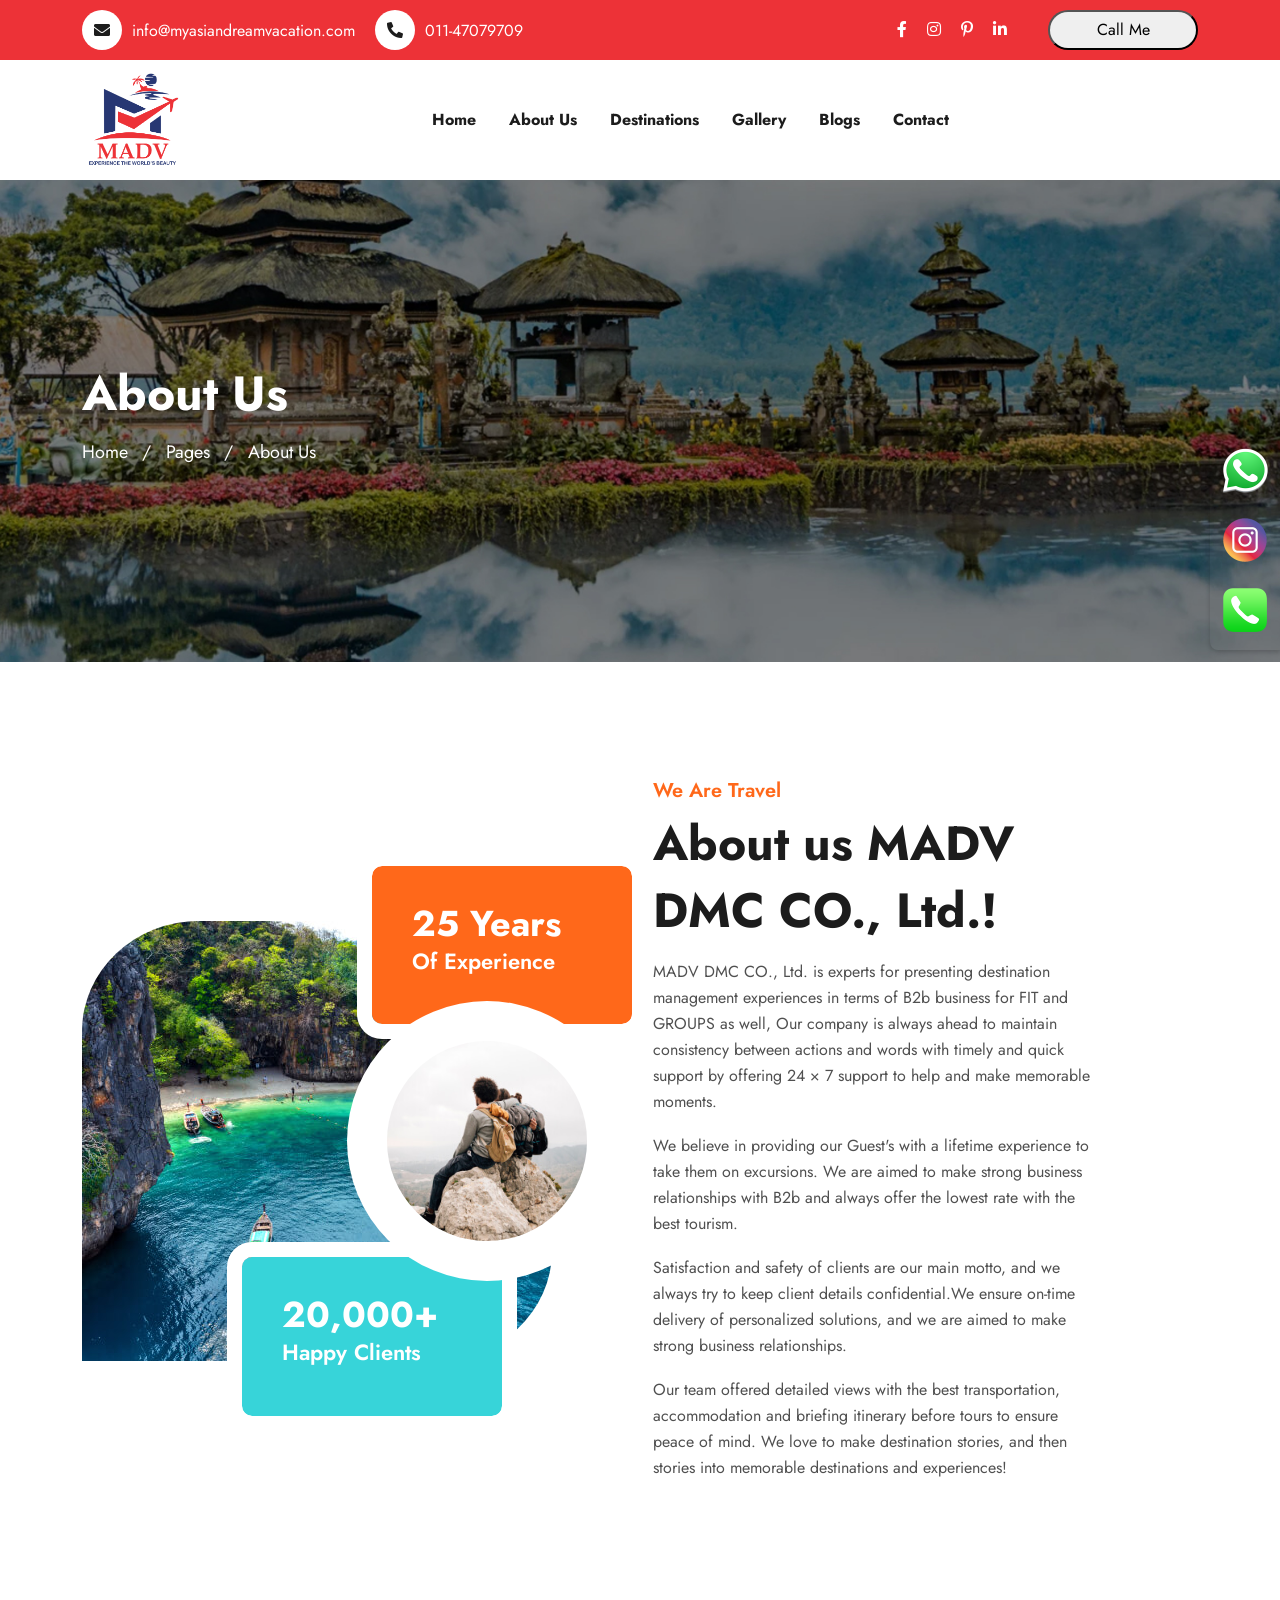
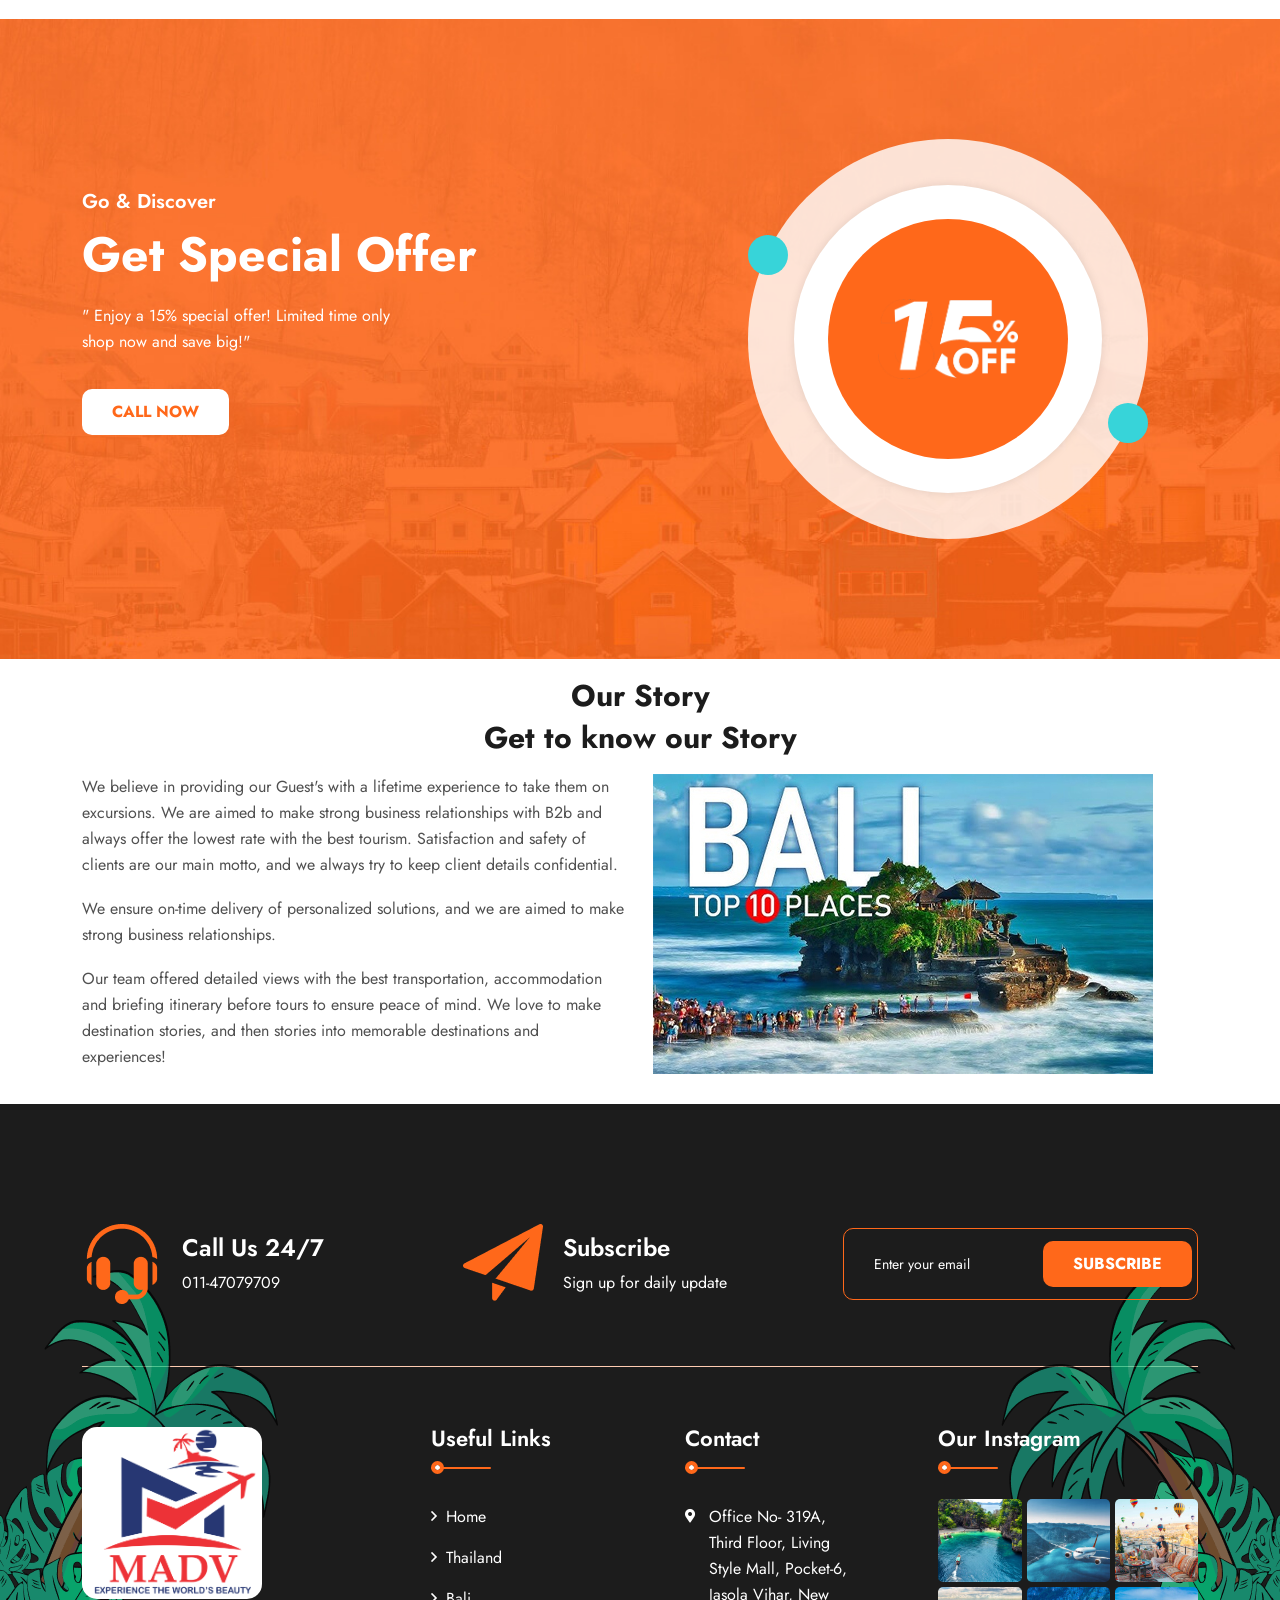
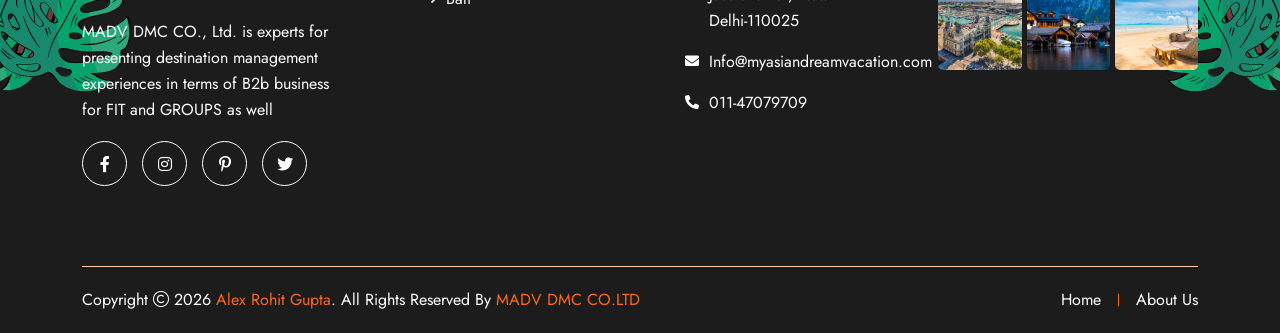
<file: about.html>
<!DOCTYPE html>
<html class="no-js" lang="zxx">
  <head>
    <meta charset="utf-8">
    <meta http-equiv="x-ua-compatible" content="ie=edge">
    <title> MADV DMC CO., Ltd. - We are Destination Management Company for
      Bali, Thailand, Malaysia & Singapore. ||Abouut us</title>
    <meta name="author" content="Alex Rohit Gupta">
    <meta name="description"
      content="Experience the best of Asia with vibrant cultures, breathtaking landscapes, and unforgettable adventures on your dream vacation!">
    <meta name="keywords"
      content="TourAndTravel, TravelAdventures, ExploreTheWorld, Wanderlust, TravelGoals, VacationTime, AdventureAwaits, DiscoverDestinations">
    <meta name="robots" content="INDEX,FOLLOW">

    <!-- Mobile Specific Metas -->
    <meta name="viewport"
      content="width=device-width, initial-scale=1, shrink-to-fit=no">

    <!-- Favicons - Place favicon.ico in the root directory -->
    <link rel="icon" type="image/png" href="assets/img/favicons/favicon.png">
    <meta name="msapplication-TileColor" content="#ffffff">
    <meta name="theme-color" content="#ffffff">

    <!--==============================
	  Google Fonts
	============================== -->
    <link rel="preconnect" href="https://fonts.googleapis.com/" />
    <link rel="preconnect" href="https://fonts.gstatic.com/" crossorigin />
    <link
      href="https://fonts.googleapis.com/css2?family=Jost:wght@400;500;600;700;800&amp;display=swap"
      rel="stylesheet" />

    <!--==============================
	    All CSS File
	============================== -->
    <!-- Bootstrap -->
    <!-- <link rel="stylesheet" href="assets/css/app.min.css"> -->
    <link rel="stylesheet" href="assets/css/bootstrap.min.css" />
    <!-- Fontawesome Icon -->
    <link rel="stylesheet" href="assets/css/fontawesome.min.css" />
    <!-- Magnific Popup -->
    <link rel="stylesheet" href="assets/css/magnific-popup.min.css" />
    <!-- Slick Slider -->
    <link rel="stylesheet" href="assets/css/slick.min.css" />
    <!-- Theme Custom CSS -->
    <link rel="stylesheet" href="assets/css/style.css" />
  </head>

  <body>
    <!--********************************
  Code Start From Here 
	******************************** -->

    <!--==============================
    Mobile Menu
  ============================== -->
  <div class="vs-menu-wrapper">
    <div class="vs-menu-area text-center">
      <button class="vs-menu-toggle"><i class="fal fa-times"></i></button>
      <div class="mobile-logo">
        <a href="/"><img src="./assets/img/logo_mdv.png" alt="Travolo"></a>
      </div>
      <div class="vs-mobile-menu">
        <ul>
          <li class="menu-item-has-children">
            <a href="/">Home</a>
          </li>
          <li class="menu-item-has-children">
            <a href="about.html">About Us</a>
          </li>
          <li class="menu-item-has-children">
            <a href="#">Destinations</a>
            <ul class="sub-menu">
              <li><a href="Thailand.html">Thailand</a></li>
              <li><a href="Bali.html">Bali</a></li>
             
              <!-- <li><a href="Malaysia.html">
                  Malaysia</a></li>
              <li><a href="Singapore.html">Singapore</a></li> -->
            </ul>
          </li>

          <li class="menu-item-has-children">
            <a href="./assets/img/madvpdf.pdf">Gallery</a>

          </li>

          <li class="menu-item-has-children">
            <a href="#">Blog</a>
            <ul class="sub-menu">
              <li><a href="blog-grid.html">Blog Grid</a></li>
              <li><a href="blog-details.html">Blog Details</a></li>
            </ul>
          </li>
          <li>
            <a href="contact.html">Contact</a>
          </li>
        </ul>
      </div>
    </div>
  </div>

  <!--==============================
  Sidemenu
============================== -->
  <div class="sidemenu-wrapper offcanvas-wrapper d-none d-lg-block">
    <div class="sidemenu-content">
      <button class="closeButton sideMenuCls">
        <i class="far fa-times"></i>
      </button>
      <div class="widget">
        <div class="vs-widget-about">
          <div class="footer-logo">
            <a href="/"><img src="assets/img/logo.svg" alt="Travolo"></a>
          </div>
          <p class="footer-text">
            Ut tellus dolor, dapibus eget, elementum ifend cursus eleifend,
            elit. Aenea ifen dn tor wisi Aliquam er at volutpat. Dui ac tui
            end cursus eleifendrpis.
          </p>
          <div class="info-social style2">
            <a href="#"><i class="fab fa-facebook-f"></i></a>
            <a href="#"><i class="fab fa-twitter"></i></a>
            <a href="#"><i class="fab fa-linkedin-in"></i></a>
            <a href="#"><i class="fab fa-google"></i></a>
          </div>
        </div>
      </div>
      <div class="widget">
        <h3 class="widget_title">Recent Articles</h3>
        <div class="recent-post-wrap">
          <div class="recent-post">
            <div class="media-img">
              <a href="blog-details.html"><img
                  src="assets/img/blog/recent-post1.jpg" alt="Blog Image"></a>
            </div>
            <div class="media-body">
              <div class="recent-post-meta">
                <i class="fal fa-calendar-alt"></i>
                <a href="blog.html">December 15, 2022</a>
              </div>
              <h4 class="post-title">
                <a class="text-inherit" href="blog-details.html">We are Giving
                  Amazing Tour for VIP</a>
              </h4>
            </div>
          </div>
          <div class="recent-post">
            <div class="media-img">
              <a href="blog-details.html"><img
                  src="assets/img/blog/recent-post2.jpg" alt="Blog Image"></a>
            </div>
            <div class="media-body">
              <div class="recent-post-meta">
                <i class="fal fa-calendar-alt"></i>
                <a href="blog.html">March 13, 2022</a>
              </div>
              <h4 class="post-title">
                <a class="text-inherit" href="blog-details.html">The journey
                  journal chronicles of a wandering soul</a>
              </h4>
            </div>
          </div>
          <div class="recent-post">
            <div class="media-img">
              <a href="blog-details.html"><img
                  src="assets/img/blog/recent-post3.jpg" alt="Blog Image"></a>
            </div>
            <div class="media-body">
              <div class="recent-post-meta">
                <i class="fal fa-calendar-alt"></i>
                <a href="blog.html">Augest 23, 2022</a>
              </div>
              <h4 class="post-title">
                <a class="text-inherit" href="blog-details.html">Roam And
                  Revel captivating at tellus.</a>
              </h4>
            </div>
          </div>
        </div>
      </div>
    </div>
  </div>

  <!-- ==============================
  Header Area
============================== -->
  <header class="vs-header header-layout3">
    <div class="container">
      <div class="header-top">
        <div class="row justify-content-between align-items-center">
          <div class="col d-none d-lg-block">
            <ul class="header-contact">
              <li><i class="fas fa-envelope"></i> <a
                  href="mailto:info@myasiandreamvacation.com">
                  info@myasiandreamvacation.com</a>
              </li>
              <li><i class="fas fa-phone-alt"></i> <a
                  href="tel:011-47079709">011-47079709</a></li>
            </ul>
          </div>
          <div class="col-auto">
            <div class="header-social">
              <a href="#"><i class="fab fa-facebook-f"></i></a>
              <a href="#"><i class="fab fa-instagram"></i></a>
              <a href="#"><i class="fab fa-pinterest-p"></i></a>
              <a href="#"><i class="fab fa-linkedin-in"></i></a>
            </div>
          </div>
          <div class="col-auto d-flex ">
            <!-- <div class="header-dropdown">
            <a class="dropdown-toggle" href="#" role="button" id="dropdownMenuLink1" data-bs-toggle="dropdown"
              aria-expanded="false">English</a>
            <ul class="dropdown-menu" aria-labelledby="dropdownMenuLink1">
              <li>
                <a href="#">German</a>
                <a href="#">French</a>
                <a href="#">Italian</a>
                <a href="#">Latvian</a>
                <a href="#">Spanish</a>
                <a href="#">Greek</a>
              </li>
            </ul>
          </div> -->
            <div class="padding-both">
              <a href="tel:011-47079709"> <button
                  style="width: 150px;height: 40px;border-radius: 30px;"> Call
                  Me</button> </a>
            </div>
            <!-- <a class="user-btn" href="sign-up.html"><i class="far fa-user-circle"></i></a> -->
          </div>
        </div>
      </div>
    </div>
    <div class="sticky-wrapper">
      <div class="sticky-active">
        <div class="container position-relative z-index-common">
          <div class="row align-items-center justify-content-between">
            <div class="col-auto">
              <div class="vs-logo">
                <a href="/"><img src="assets/img/logo_mdv.png" alt="logo"></a>
              </div>
            </div>
            <div class="col text-end text-xl-center">
              <nav class="main-menu  menu-style1 d-none d-lg-block">
                <ul>
                  <li class="menu-item-has-children">
                    <a href="/">Home</a>
                  </li>
                  <li class="menu-item-has-children">
                    <a href="about.html">About Us</a>

                  </li>
                  <li class="menu-item-has-children">
                    <a href="#">Destinations</a>
                    <ul class="sub-menu">
                      <li><a href="Thailand.html">Thailand</a></li>
                      <li><a href="Bali.html">Bali</a></li>
                     
                      <!-- <li><a href="Malaysia.html">
                          Malaysia</a></li>
                      <li><a
                          href="Singapore.html">Singapore</a></li> -->
                    </ul>
                  </li>
                  <li class="menu-item-has-children mega-menu-wrap">
                    <a href="./assets/img/madvpdf.pdf">Gallery</a>
                    <!-- <ul class="mega-menu">
                    <li>
                      <a href="shop.html">Pagelist 1</a>
                      <ul>
                        <li><a href="index.html">Home One</a></li>
                        <li><a href="index-2.html">Home Two</a></li>
                        <li><a href="index-3.html">Home Three</a></li>
                        <li><a href="index-4.html">Home Four</a></li>
                        <li><a href="index-5.html">Home Five</a></li>
                        <li><a href="index-6.html">Home Six</a></li>
                      </ul>
                    </li>
                    <li>
                      <a href="#">Pagelist 2</a>
                      <ul>
                        <li><a href="about.html">About Us</a></li>
                        <li><a href="destinations.html">Destinations</a></li>
                        <li><a href="destination-details.html">Destinations Details</a></li>
                        <li><a href="tours.html">Tours List</a></li>
                        <li><a href="tour-booking.html">Tour Booking</a></li>
                      </ul>
                    </li>
                    <li>
                      <a href="#">Pagelist 3</a>
                      <ul>
                        <li><a href="shop.html">Shop</a></li>
                        <li><a href="shop-details.html">Shop Details</a></li>
                        <li><a href="cart.html">Cart</a></li>
                        <li><a href="checkout.html">Checkout</a></li>
                        <li><a href="blog.html">Blog List</a></li>
                      </ul>
                    </li>
                    <li>
                      <a href="#">Pagelist 4</a>
                      <ul>
                        <li><a href="blog-grid.html">Blog Grid</a></li>
                        <li><a href="blog-details.html">Blog Details</a></li>
                        <li><a href="error.html">Error Page</a></li>
                      </ul>
                    </li>
                  </ul> -->
                  </li>
                  <!-- <li class="menu-item-has-children">
                  <a href="#">Tours</a>
                  <ul class="sub-menu">
                    <li><a href="tours.html">Tours List</a></li>
                    <li><a href="tour-booking.html">Tour Booking</a></li>
                  </ul>
                </li> -->
                  <li class="menu-item-has-children">
                    <a href="blog-grid.html">Blogs</a>
                  </li>
                  <!-- <li class="menu-item-has-children">
                  <a href="#">Blog</a>
                  <ul class="sub-menu">
                    <li><a href="blog.html">Blog List</a></li>
                    <li><a href="blog-grid.html">Blog Grid</a></li>
                    <li><a href="blog-details.html">Blog Details</a></li>
                  </ul>
                </li> -->
                  <li>
                    <a href="contact.html">Contact</a>
                  </li>
                </ul>
              </nav>
              <button class="vs-menu-toggle d-inline-block d-lg-none"><i
                  class="fal fa-bars"></i></button>
            </div>
            <div class="col-auto d-none d-xl-block">
              <div class="header-btns">
                <!-- <a href="tel:011-47079709"><button>  Book An Appointment </button> </a> -->
                <!-- <button class="sideMenuToggler"><i class="fal fa-bars"></i> </button> -->
              </div>
            </div>
          </div>
        </div>
      </div>
    </div>
  </header>
    <!--==============================
    Header Area End
  ==============================-->

    <!--==============================
	  Hero area Start
	==============================-->
    <div class="breadcumb-wrapper"
      data-bg-src="assets/img/breadcumb/breadcumb-bg.jpg">
      <div class="container z-index-common">
        <div class="breadcumb-content">
          <h1 class="breadcumb-title">About Us</h1>
          <div class="breadcumb-menu-wrap">
            <ul class="breadcumb-menu">
              <li><a href="index.html">Home</a></li>
              <li>Pages</li>
              <li>About Us</li>
            </ul>
          </div>
        </div>
      </div>
    </div>
    <!--==============================
	  Hero Area End
	==============================-->

    <!--==============================
    About Area Start 
  ==============================-->
    <section class="space">
      <div class="container">
        <div class="row align-items-center">
          <div class="col-lg-6">
            <div class="image-box1">
              <img class="img1" src="assets/img/about/img-2-1.jpg" alt="image1">
              <img class="img2" src="assets/img/about/img-2-2.jpg" alt="image2">
              <div class="media-box1">
                <span class="media-info">25 Years</span>
                <p class="media-text">Of Experience</p>
              </div>
              <div class="media-box2">
                <span class="media-info">20,000+</span>
                <p class="media-text">Happy Clients</p>
              </div>
            </div>
          </div>
          <div class="col-lg-5">
            <div class="about-content">
              <div class="title-area">
                <span class="sec-subtitle">We are Travel</span>
                <h2 class="sec-title h1"> About us MADV DMC CO., Ltd.!
                </h2>
                <p class="sec-text">
                  MADV DMC CO., Ltd. is experts for presenting destination
                  management experiences in terms of B2b business for FIT and
                  GROUPS as well, Our company is always ahead to maintain
                  consistency between actions and words with timely and quick
                  support by offering 24 × 7 support to help and make memorable
                  moments.
                </p>
                <p class="sec-text">
                  We believe in providing our Guest's with a lifetime experience
                  to take them on excursions. We are aimed to make strong
                  business relationships with B2b and always offer the lowest
                  rate with the best tourism.
                </p>
                <p class="sec-text">
                  Satisfaction and safety of clients are our main motto, and we
                  always try to keep client details confidential.We ensure
                  on-time delivery of personalized solutions, and we are aimed
                  to make strong business relationships.
                </p>
                <p class="sec-text">
                  Our team offered detailed views with the best transportation,
                  accommodation and briefing itinerary before tours to ensure
                  peace of mind. We love to make destination stories, and then
                  stories into memorable destinations and experiences!
                </p>
              </div>
              <!-- <ul class="about-list1">
                <li>Mei an periculaeuripidis.</li>
                <li>Lorem ipsum dolor sit am.</li>
                <li>Blienum nhaedrum tortos.</li>
                <li>Dlienum phaed is in meis.</li>
                <li>torquatos nec euls vis.</li>
                <li>peric uripidis, fincartem.</li>

              </ul> -->

            </div>
          </div>
        </div>
      </div>
    </section>
    <!--==============================
    About Area End 
  ==============================-->

    <!--==============================
	  Histoy area Start
	==============================-->
    <!-- <section class="space bg-light">
      <div class="container" data-bg-src="assets/img/bg/map-bg.png">
        <div class="row justify-content-center text-center">
          <div class="col-lg-6 wow fadeInUp" data-wow-delay="0.3s">
            <div class="title-area">
              <span class="sec-subtitle">Road Map</span>
              <h2 class="sec-title h1">Our History</h2>
            </div>
          </div>
        </div>
        <div class="row mt-60 mb-70">
          <div class="col-lg-6 col-md-6 history-steped">
            <span class="divider"></span>
            <div class="vs-history">
              <div class="header-area">
                <h3 class="history-title">Bali</h3>
                <span class="history-date"> </span>
              </div>
              <p class="history-text">
                It's better to think in terms of setting a travel budget rather than trying to work out how much it costs to be in Bali.F
              </p>
            </div>
          </div>
          <div class="col-lg-6 col-md-6 history-steped">
            <span class="divider"></span>
            <div class="vs-history">
              <div class="header-area">
                <h3 class="history-title">Travolo</h3>
                <span class="history-date">2022</span>
              </div>
              <p class="history-text">Mauris blandit aliquet elit, eget
                tincidunt nibh pulvinar a. Vivamus magna justo,
                lacinia eget consectetur sed, convallis at tellus. Cras
                ultricies ligula sed magna dictgum ultricies
                ligula sed portga.</p>
            </div>
          </div>
          <div class="col-lg-6 col-md-6 history-steped">
            <span class="divider"></span>
            <div class="vs-history">
              <div class="header-area">
                <h3 class="history-title">Travolo</h3>
                <span class="history-date">2021</span>
              </div>
              <p class="history-text">Mauris blandit aliquet elit, eget
                tincidunt nibh pulvinar a. Vivamus magna justo,
                lacinia eget consectetur sed, convallis at tellus. Cras
                ultricies ligula sed magna dictgum ultricies
                ligula sed portga.</p>
            </div>
          </div>
          <div class="col-lg-6 col-md-6 history-steped">
            <span class="divider"></span>
            <div class="vs-history">
              <div class="header-area">
                <h3 class="history-title">Travolo</h3>
                <span class="history-date">2020</span>
              </div>
              <p class="history-text">Mauris blandit aliquet elit, eget
                tincidunt nibh pulvinar a. Vivamus magna justo,
                lacinia eget consectetur sed, convallis at tellus. Cras
                ultricies ligula sed magna dictgum ultricies
                ligula sed portga.</p>
            </div>
          </div>
          <div class="col-lg-6 col-md-6 history-steped">
            <span class="divider"></span>
            <div class="vs-history">
              <div class="header-area">
                <h3 class="history-title">Travolo</h3>
                <span class="history-date">2019</span>
              </div>
              <p class="history-text">Mauris blandit aliquet elit, eget
                tincidunt nibh pulvinar a. Vivamus magna justo,
                lacinia eget consectetur sed, convallis at tellus. Cras
                ultricies ligula sed magna dictgum ultricies
                ligula sed portga.</p>
            </div>
          </div>
          <div class="col-lg-6 col-md-6 history-steped">
            <span class="divider"></span>
            <div class="vs-history">
              <div class="header-area">
                <h3 class="history-title">Travolo</h3>
                <span class="history-date">2018</span>
              </div>
              <p class="history-text">Mauris blandit aliquet elit, eget
                tincidunt nibh pulvinar a. Vivamus magna justo,
                lacinia eget consectetur sed, convallis at tellus. Cras
                ultricies ligula sed magna dictgum ultricies
                ligula sed portga.</p>
            </div>
          </div>
        </div>
      </div>
    </section> -->
    <!--==============================
	  Histoy area End
	==============================-->

    <!--==============================
     Special Offer Area Start 
  ==============================-->
    <section class="space position-relative"
      data-bg-src="assets/img/bg/offer-bg.jpg">
      <div class="container">
        <div class="row align-items-center justify-content-between ">
          <div class="col-xl-5 col-lg-6 col-md-6">
            <div class="title-area white-title">
              <span class="sec-subtitle">Go & Discover</span>
              <h2 class="sec-title h1">Get Special Offer</h2>
              <p class="sec-text">
                " Enjoy a 15% special offer! Limited time only
                <br> shop now and save big!"
              </p>
              <div class="pt-lg-3">
                <a href="tel:011-47079709" class="vs-btn style2">Call Now</a>
              </div>
            </div>
          </div>
          <div class="col-xl-5 col-lg-6 col-md-6">
            <div class="img-box2">
              <span class="spinner-style1"></span>
              <div class="img1">
                <img src="assets/img/shape/offer-1-11.png" alt="Offer image">
              </div>
            </div>
            <div class="img-1-2">
              <img src="assets/img/shape/bag.png" alt="image">
            </div>
          </div>
        </div>
      </div>
    </section>
    <!--==============================
     Special Offer Area End 
  ==============================-->

    <div class="container">
      <div class="row mt-3 mb-3">
       
        <h3 class="text-center">
          Our Story <br>
          Get to know our Story
        </h3>
        <div class="col-md-6">
          <p> We believe in providing our Guest's with a lifetime experience to
            take
            them on excursions. We are aimed to make strong business
            relationships
            with B2b and always offer the lowest rate with the best tourism.
            Satisfaction and safety of clients are our main motto, and we always
            try to keep client details confidential. </p>
          <p>
            We ensure on-time delivery of personalized solutions, and we are
            aimed to make strong business relationships.
          </p>
          <p>
            Our team offered detailed views with the best transportation,
            accommodation and briefing itinerary before tours to ensure peace of
            mind. We love to make destination stories, and then stories into
            memorable destinations and experiences!
          </p>
        </div>
        <div class="col-md-6">
<img src="./assets/img/banner/bg-aboutus.jpg" loading="lazy"> 
        </div>
      </div>
    </div>


    <div class="social-media">
      <!-- <a href="https://www.facebook.com/people/MADV-DMC-CO-LTD/61555682427023/" target="_blank"> <img src="./assets/img/social_media/fb.png" width="50px" alt="demo" loading="lazy"> </a> -->
      <a href="https://wa.me/+919718137357" target="_blank"><img src="./assets/img/social_media/whatsapp.png" width="50px" alt="demo" loading="lazy"> </a>
      <a href="https://www.instagram.com/madv_dmc_co_ltd/" target="_blank"><img src="./assets/img/social_media/insta.png" width="50px" alt="demo" loading="lazy"></a>
  
      <a href="https://www.instagram.com/madv_dmc_co_ltd/" target="_blank"><img src="./assets/img/social_media/call.png" width="50px" alt="demo" loading="lazy"></a>
  </div>
    <!--==============================
	  Footer Area
	==============================-->
  <footer class="footer-wrapper footer-layout1 shape-mockup-wrap">
    <div class="shape-mockup d-none d-xl-block jump z-index-negative"
      data-top="20%" data-left="0%">
      <img src="assets/img/shape/tree-left.png" alt="svg">
    </div>
    <div class="shape-mockup d-none d-xl-block jump z-index-negative"
      data-top="20%" data-right="0%">
      <img src="assets/img/shape/tree-right.png" alt="svg">
    </div>
    <div class="container ">
      <div class="footer-newsletter2 space-top">
        <div class="row align-items-center justify-content-center">
          <div class="col-lg-4 col-md-6 col-sm-6">
            <div class="newsletter-style2">
              <div class="newsletter-img">
                <img src="assets/img/shape/call.png" alt="image">
              </div>
              <h3 class="newsletter-text">Call Us 24/7</h3>
              <a href="tel:011-47079709">
                011-47079709</a>
            </div>
          </div>
          <div class="col-lg-4 col-md-6 col-sm-6">
            <div class="newsletter-style2">
              <div class="newsletter-img">
                <img src="assets/img/shape/share.png" alt="image">
              </div>
              <h3 class="newsletter-text">Subscribe</h3>
              <a href="contact.html">Sign up for daily update</a>
            </div>
          </div>
          <div class="col-lg-4 col-md-6 col-sm-12">
            <form class="form-group">
              <input type="email" class="form-control"
                placeholder="Enter your email">
              <button class="vs-btn style4" type="submit">Subscribe</button>
            </form>
          </div>
        </div>
      </div>
    </div>
    <div class="widget-area2">
      <div class="container">
        <div class="row g-5 justify-content-between">
          <div class="col-md-6 col-xl-3">
            <div class="widget footer-widget">
              <div class="vs-widget-about">
                <div class="footer-logo"
                  style="background: #fff;border-radius: 15px;">
                  <a href="/"><img src="assets/img/logo_mdv.png"
                      alt="alex rohit gupta" class="logo" width="180px"
                      loading="lazy" /></a>
                </div>
                <p class="footer-text">
                  MADV DMC CO., Ltd. is experts for presenting
                  destination management experiences in terms of B2b business
                  for FIT and GROUPS as well
                </p>
                <div class="social-style1">
                  <a href="#" target="_blank"><i
                      class="fab fa-facebook-f"></i></a>
                  <a href="#" target="_blank"><i
                      class="fab fa-instagram"></i></a>
                  <a href="#" target="_blank"><i
                      class="fab fa-pinterest-p"></i></a>
                  <a href="#" target="_blank"><i
                      class="fab fa-twitter"></i></a>
                </div>
              </div>
            </div>
          </div>
          <div class="col-md-6 col-xl-2">
            <div class="widget widget_nav_menu footer-widget">
              <h3 class="widget_title">Useful Links</h3>
              <div class="menu-all-pages-container">
                <ul class="menu">
                  <li><a href="index.html"><i class="far fa-angle-right"></i>
                      Home</a></li>
                      <li><a href="Thailand.html"><i
                        class="far fa-angle-right"></i>
                      Thailand </a></li>
                  <li><a href="destinations.html"><i
                        class="far fa-angle-right"></i> Bali</a></li>
                  
                  <!-- <li><a href="Malaysia.html"><i
                        class="far fa-angle-right"></i>
                      Malaysia</a></li>
                  <li><a href="Singapore.html"><i
                        class="far fa-angle-right"></i>
                      Singapore</a></li> -->
                </ul>
              </div>
            </div>
          </div>
          <div class="col-md-6 col-xl-2">
            <div class="widget widget_nav_menu footer-widget footer-contact">
              <h3 class="widget_title">Contact</h3>
              <div class="menu-all-pages-container">
                <ul class="menu">
                  <li><a href="#"><i class="fas fa-map-marker-alt"></i>
                      Office No- 319A, Third Floor, Living Style Mall,
                      Pocket-6, Jasola Vihar, New Delhi-110025
                    </a></li>
                  <li><a href="mailto:Info@myasiandreamvacation.com"><i
                        class="fas fa-envelope"></i>
                      Info@myasiandreamvacation.com </a></li>
                  <li><a href="tel:011-47079709"><i
                        class="fas fa-phone-alt"></i>011-47079709</a></li>
                </ul>
              </div>
            </div>
          </div>
          <div class="col-md-6 col-xl-3">
            <div class="widget footer-widget">
              <h4 class="widget_title">Our Instagram</h4>
              <div class="sidebar-gallery">
                <a href="assets/img/footer/insta1.jpg"
                  class="popup-image"><img src="assets/img/footer/insta1.jpg"
                    alt="Gallery Image" class="w-100" />
                </a>
                <a href="assets/img/footer/insta2.jpg"
                  class="popup-image"><img src="assets/img/footer/insta2.jpg"
                    alt="Gallery Image" class="w-100" />
                </a>
                <a href="assets/img/footer/insta3.jpg"
                  class="popup-image"><img src="assets/img/footer/insta3.jpg"
                    alt="Gallery Image" class="w-100" />
                </a>
                <a href="assets/img/footer/insta4.jpg"
                  class="popup-image"><img src="assets/img/footer/insta4.jpg"
                    alt="Gallery Image" class="w-100" />
                </a>
                <a href="assets/img/footer/insta5.jpg"
                  class="popup-image"><img src="assets/img/footer/insta5.jpg"
                    alt="Gallery Image" class="w-100" />
                </a>
                <a href="assets/img/footer/insta6.jpg"
                  class="popup-image"><img src="assets/img/footer/insta6.jpg"
                    alt="Gallery Image" class="w-100" />
                </a>
              </div>
            </div>
          </div>
        </div>
      </div>
    </div>
    <div class="container">
      <div class="copyright-wrap">
        <div class="row justify-content-between align-items-center">
          <div class="col-lg-auto">
            <p class="copyright-text">Copyright <i
                class="fal fa-copyright"></i>
              <script>document.write(new Date().getFullYear())</script> <a
                href="https://alexrohitgupta.sseotool.co.in/"
                target="_blank">Alex Rohit Gupta</a>.
              All Rights Reserved By <a
                href="/"> MADV DMC CO.LTD </a>
            </p>
          </div>
          <div class="col-auto d-none d-lg-block">
            <div class="copyright-menu">
              <ul class="list-unstyled">
                <li><a href="#">Home</a></li>
                <li><a href="about.html">About Us</a></li>
              </ul>
            </div>
          </div>
        </div>
      </div>
    </div>
  </footer>
    <!--==============================
    Sidemenu
  ============================== -->
    <div class="sidemenu-wrapper offcanvas-wrapper d-none d-lg-block">
      <div class="sidemenu-content">
        <button class="closeButton sideMenuCls">
          <i class="far fa-times"></i>
        </button>
        <div class="widget">
          <div class="vs-widget-about">
            <div class="footer-logo">
              <a href="index.html"><img src="assets/img/logo.svg"
                  alt="Travolo"></a>
            </div>
            <p class="footer-text">
              Ut tellus dolor, dapibus eget, elementum ifend cursus eleifend,
              elit. Aenea ifen dn tor wisi Aliquam er at volutpat. Dui ac tui
              end cursus eleifendrpis.
            </p>
            <div class="info-social style2">
              <a href="#"><i class="fab fa-facebook-f"></i></a>
              <a href="#"><i class="fab fa-twitter"></i></a>
              <a href="#"><i class="fab fa-linkedin-in"></i></a>
              <a href="#"><i class="fab fa-google"></i></a>
            </div>
          </div>
        </div>
        <div class="widget">
          <h3 class="widget_title">Recent Articles</h3>
          <div class="recent-post-wrap">
            <div class="recent-post">
              <div class="media-img">
                <a href="blog-details.html"><img
                    src="assets/img/blog/recent-post1.jpg" alt="Blog Image"></a>
              </div>
              <div class="media-body">
                <div class="recent-post-meta">
                  <a href="blog.html"><i
                      class="fal fa-calendar-alt"></i>December 15, 2022</a>
                </div>
                <h4 class="post-title">
                  <a class="text-inherit" href="blog-details.html">Lorem ipsum
                    dolor sit amet consectetur.</a>
                </h4>
              </div>
            </div>
            <div class="recent-post">
              <div class="media-img">
                <a href="blog-details.html"><img
                    src="assets/img/blog/recent-post2.jpg" alt="Blog Image"></a>
              </div>
              <div class="media-body">
                <div class="recent-post-meta">
                  <a href="blog.html"><i class="fal fa-calendar-alt"></i>March
                    13, 2022</a>
                </div>
                <h4 class="post-title">
                  <a class="text-inherit" href="blog-details.html">Lorem ipsum
                    dolor sit amet consectetur.</a>
                </h4>
              </div>
            </div>
            <div class="recent-post">
              <div class="media-img">
                <a href="blog-details.html"><img
                    src="assets/img/blog/recent-post2.jpg" alt="Blog Image"></a>
              </div>
              <div class="media-body">
                <div class="recent-post-meta">
                  <a href="blog.html"><i class="fal fa-calendar-alt"></i>Augest
                    23, 2022</a>
                </div>
                <h4 class="post-title">
                  <a class="text-inherit" href="blog-details.html">Lorem ipsum
                    dolor sit amet consectetur.</a>
                </h4>
              </div>
            </div>
          </div>
        </div>
      </div>
    </div>

    <!--==============================
    Cart Side bar
  ============================== -->
    <div class="sideCart-wrapper offcanvas-wrapper d-none d-lg-block">
      <div class="sidemenu-content">
        <button class="closeButton border-theme bg-theme-hover sideMenuCls"><i
            class="far fa-times"></i></button>
        <div class="widget widget_shopping_cart">
          <h3 class="widget_title">Shopping cart</h3>
          <div class="widget_shopping_cart_content">
            <ul class="cart_list">
              <li class="mini_cart_item">
                <a href="shop.html" class="remove"><i
                    class="fal fa-trash-alt"></i></a> <a href="shop.html"><img
                    src="assets/img/products/p-1-1.png"
                    alt="Cart Image" />Modern Cow Boy Hat</a>
                <span class="quantity">
                  1 × <span class="amount"><span>$</span>100.00</span>
                </span>
              </li>
              <li class="mini_cart_item">
                <a href="shop.html" class="remove"><i
                    class="fal fa-trash-alt"></i></a> <a href="shop.html"><img
                    src="assets/img/products/p-1-2.png" alt="Cart Image" />Cat
                  Eye Sunglasses</a>
                <span class="quantity">
                  1 × <span class="amount"><span>$</span>10.00</span>
                </span>
              </li>
            </ul>
            <div class="total">
              <strong>Subtotal:</strong> <span
                class="amount"><span>$</span>110.00</span>
            </div>
            <div class="buttons">
              <a href="cart.html" class="vs-btn style4">View cart</a>
              <a href="checkout.html" class="vs-btn style4">Checkout</a>
            </div>
          </div>
        </div>
      </div>
    </div>

    <!--********************************
    Code Ends Here 
	******************************** -->

    <!-- Scroll To Top -->
    <a href="#" class="scrollToTop scroll-btn"><i
        class="far fa-arrow-up"></i></a>

    <!--==============================
    All Js File
============================== -->
    <!-- Jquery -->
    <script src="assets/js/vendor/jquery-3.6.0.min.js"></script>
    <!-- Slick Slider -->
    <script src="assets/js/slick.min.js"></script>
    <!-- Bootstrap -->
    <script src="assets/js/bootstrap.min.js"></script>
    <!-- Magnific Popup -->
    <script src="assets/js/jquery.magnific-popup.min.js"></script>
    <!-- jquery Ui -->
    <script src="assets/js/jquery-ui.min.js"></script>
    <!-- Circle Progress -->
    <script src="assets/js/circle-progress.min.js"></script>
    <!-- isotope -->
    <script src="assets/js/imagesLoaded.js"></script>
    <script src="assets/js/isotope.js"></script>
    <!-- Wow.js -->
    <script src="assets/js/wow.min.js"></script>
    <!-- Main Js File -->
    <script src="assets/js/main.js"></script>
  </body>

</html>
</file>
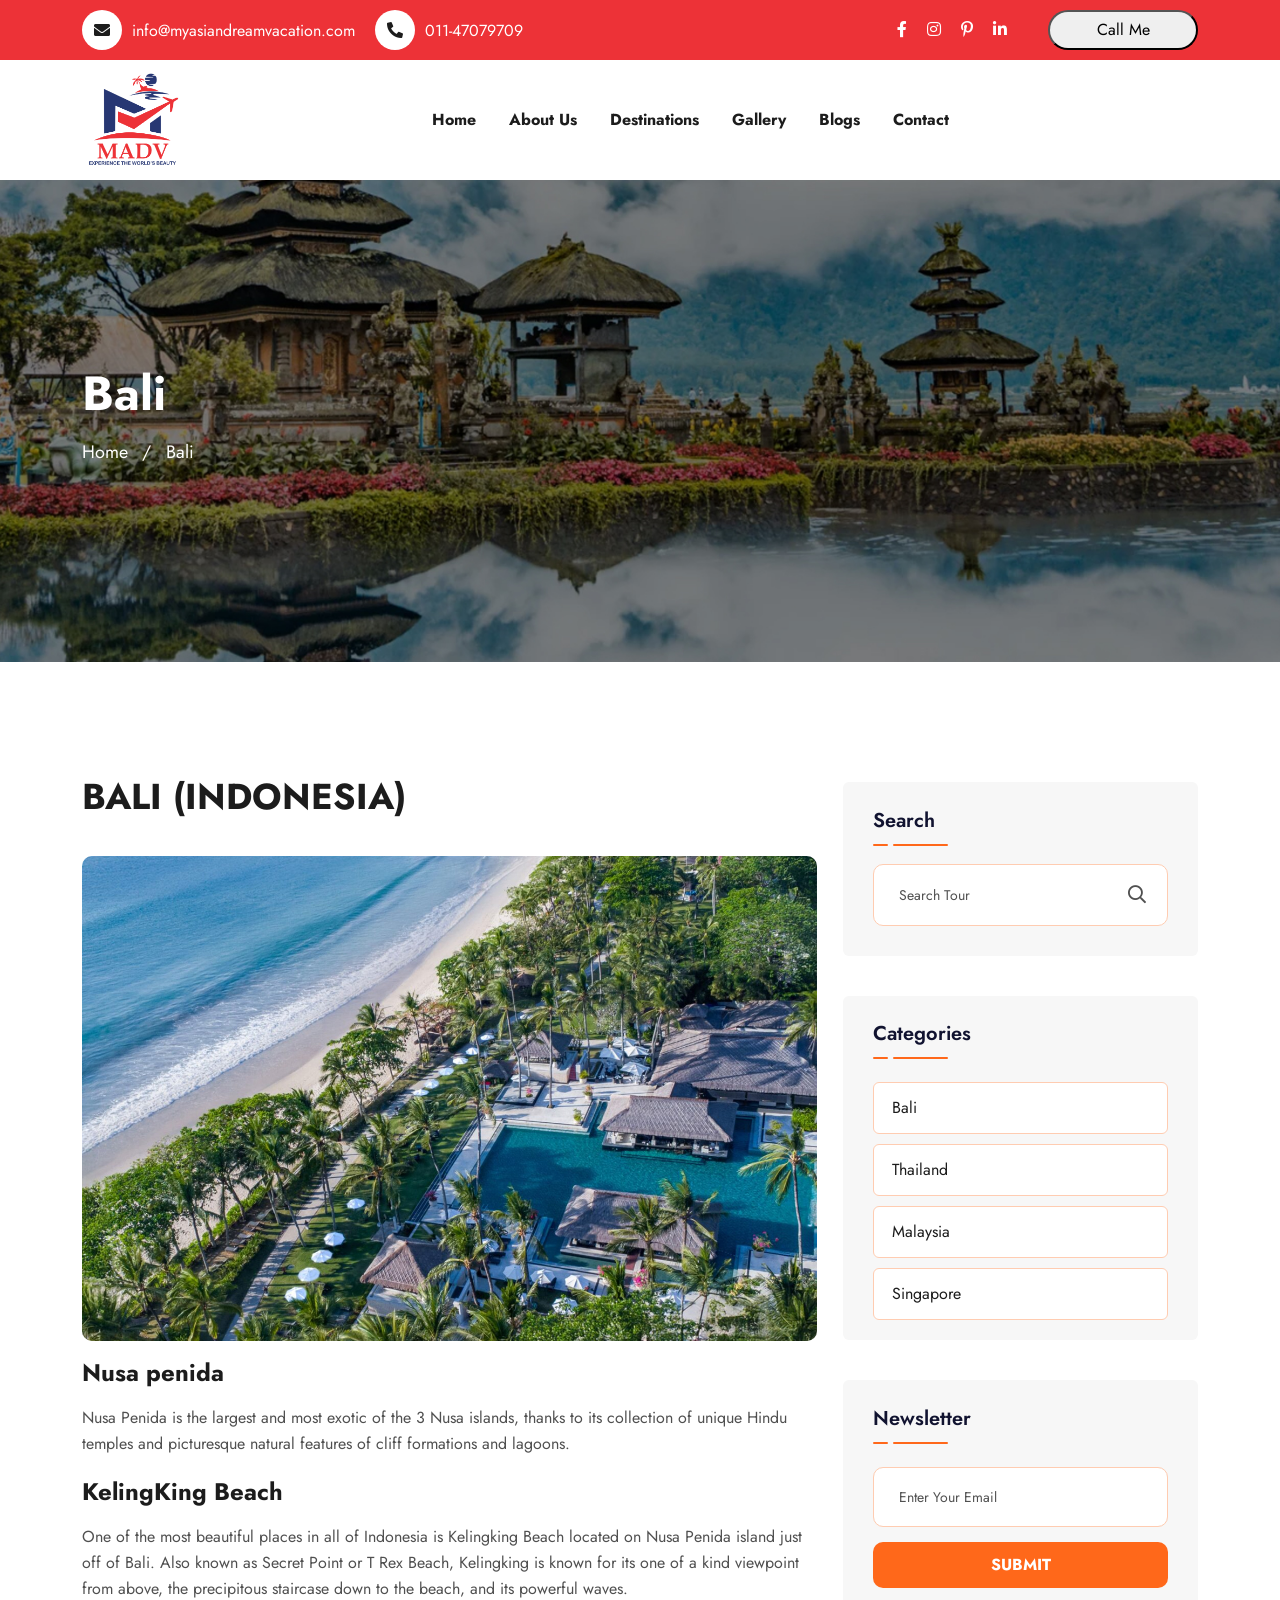
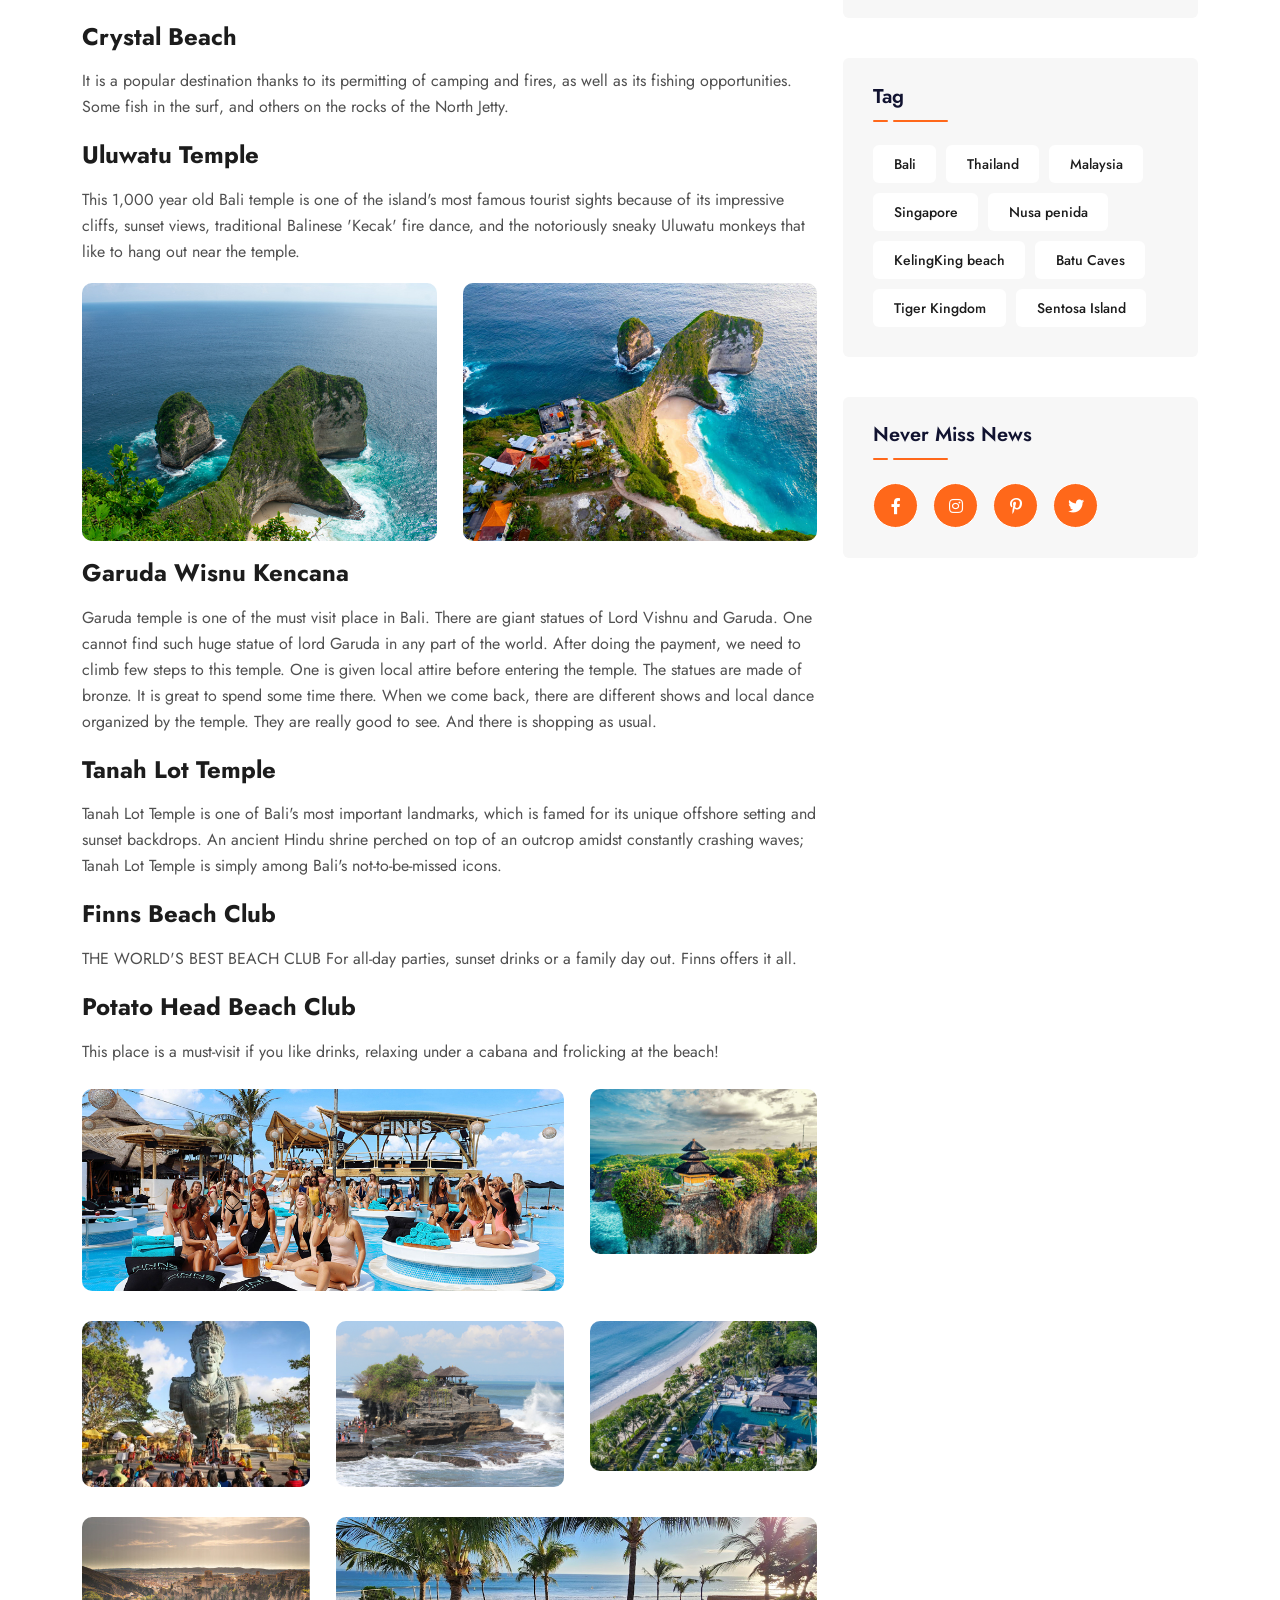
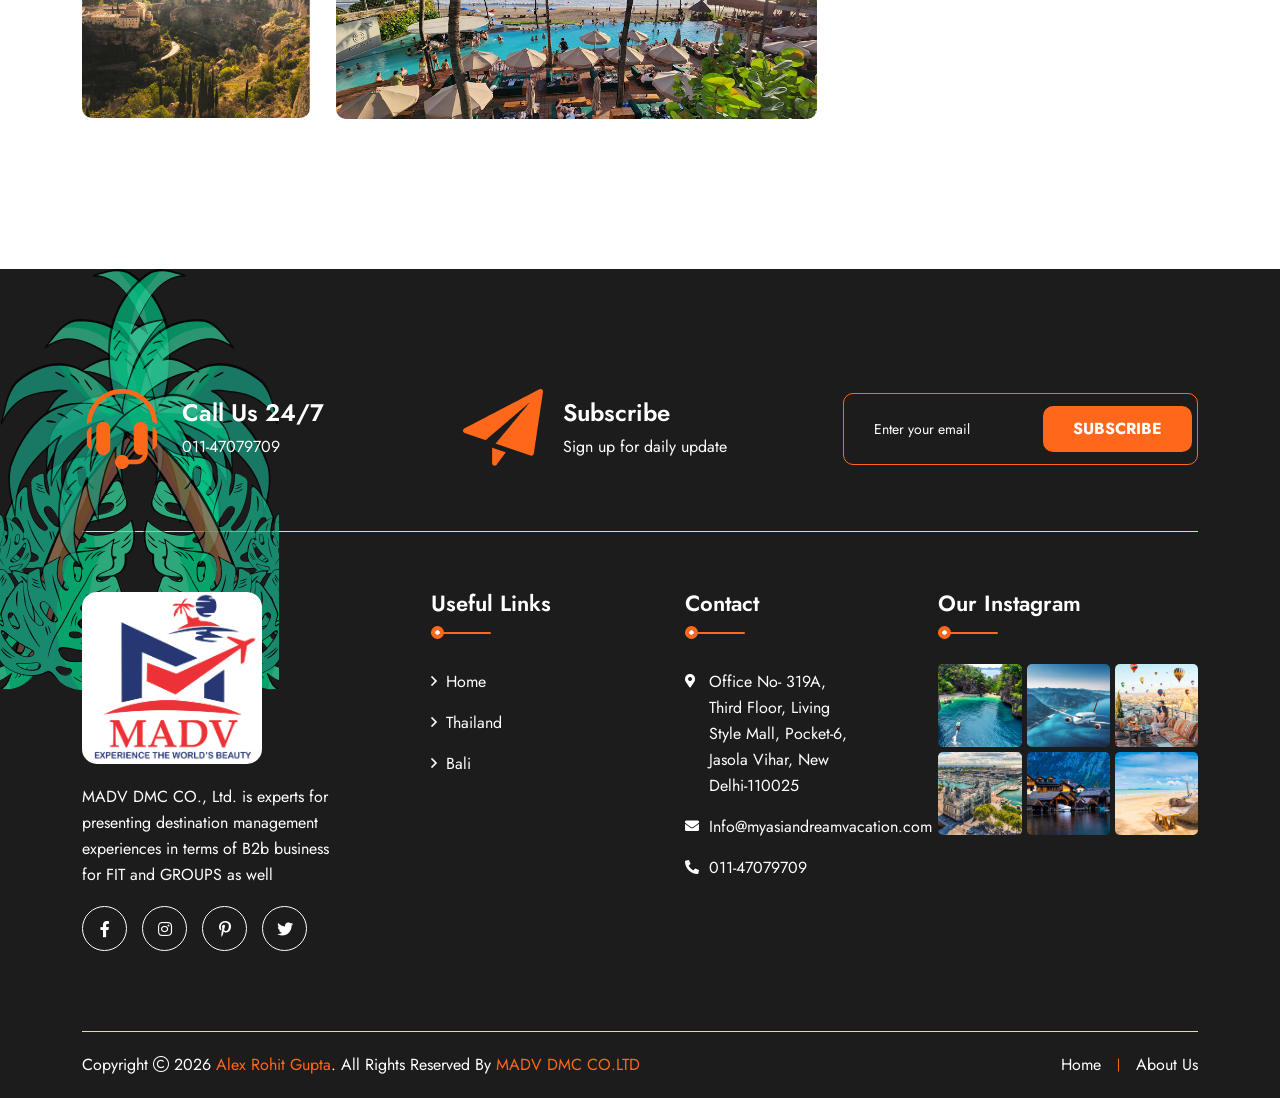
<file: Bali.html>
<!DOCTYPE html>
<html class="no-js" lang="zxx">

  <head>
    <meta charset="utf-8">
    <meta http-equiv="x-ua-compatible" content="ie=edge">
    <title> MADV DMC CO., Ltd. - We are Destination Management Company for
      Bali, Thailand, Malaysia & Singapore. ||Bali</title>
    <meta name="author" content="Alex Rohit Gupta">
    <meta name="description"
      content="Experience the best of Asia with vibrant cultures, breathtaking landscapes, and unforgettable adventures on your dream vacation!">
    <meta name="keywords"
      content="TourAndTravel, TravelAdventures, ExploreTheWorld, Wanderlust, TravelGoals, VacationTime, AdventureAwaits, DiscoverDestinations">
    <meta name="robots" content="INDEX,FOLLOW">

    <!-- Mobile Specific Metas -->
    <meta name="viewport"
      content="width=device-width, initial-scale=1, shrink-to-fit=no">

    <!-- Favicons - Place favicon.ico in the root directory -->
    <link rel="icon" type="image/png" href="assets/img/favicons/favicon.png">
    <meta name="msapplication-TileColor" content="#ffffff">
    <meta name="theme-color" content="#ffffff">

    <!--==============================
	  Google Fonts
	============================== -->
    <link rel="preconnect" href="https://fonts.googleapis.com/" />
    <link rel="preconnect" href="https://fonts.gstatic.com/" crossorigin />
    <link
      href="https://fonts.googleapis.com/css2?family=Jost:wght@400;500;600;700;800&amp;display=swap"
      rel="stylesheet" />

    <!--==============================
	    All CSS File
	============================== -->
    <!-- Bootstrap -->
    <!-- <link rel="stylesheet" href="assets/css/app.min.css"> -->
    <link rel="stylesheet" href="assets/css/bootstrap.min.css" />
    <!-- Fontawesome Icon -->
    <link rel="stylesheet" href="assets/css/fontawesome.min.css" />
    <!-- Magnific Popup -->
    <link rel="stylesheet" href="assets/css/magnific-popup.min.css" />
    <!-- Slick Slider -->
    <link rel="stylesheet" href="assets/css/slick.min.css" />
    <!-- Theme Custom CSS -->
    <link rel="stylesheet" href="assets/css/style.css" />
  </head>

  <body>
    <!--********************************
  Code Start From Here 
	******************************** -->  

    <!--==============================
    Sidemenu
  ============================== -->
  <div class="vs-menu-wrapper">
    <div class="vs-menu-area text-center">
      <button class="vs-menu-toggle"><i class="fal fa-times"></i></button>
      <div class="mobile-logo">
        <a href="/"><img src="./assets/img/logo_mdv.png" alt="Travolo"></a>
      </div>
      <div class="vs-mobile-menu">
        <ul>
          <li class="menu-item-has-children">
            <a href="/">Home</a>
          </li>
          <li class="menu-item-has-children">
            <a href="about.html">About Us</a>
          </li>
          <li class="menu-item-has-children">
            <a href="#">Destinations</a>
            <ul class="sub-menu">
              <li><a href="Thailand.html">Thailand</a></li>
              <li><a href="Bali.html">Bali</a></li>
             
              <!-- <li><a href="Malaysia.html">
                  Malaysia</a></li>
              <li><a href="Singapore.html">Singapore</a></li> -->
            </ul>
          </li>

          <li class="menu-item-has-children">
            <a href="./assets/img/madvpdf.pdf">Gallery</a>

          </li>

          <li class="menu-item-has-children">
            <a href="#">Blog</a>
            <ul class="sub-menu">
              <li><a href="blog-grid.html">Blog Grid</a></li>
              <li><a href="blog-details.html">Blog Details</a></li>
            </ul>
          </li>
          <li>
            <a href="contact.html">Contact</a>
          </li>
        </ul>
      </div>
    </div>
  </div>

  <!--==============================
  Sidemenu
============================== -->
  <div class="sidemenu-wrapper offcanvas-wrapper d-none d-lg-block">
    <div class="sidemenu-content">
      <button class="closeButton sideMenuCls">
        <i class="far fa-times"></i>
      </button>
      <div class="widget">
        <div class="vs-widget-about">
          <div class="footer-logo">
            <a href="/"><img src="assets/img/logo.svg" alt="Travolo"></a>
          </div>
          <p class="footer-text">
            Ut tellus dolor, dapibus eget, elementum ifend cursus eleifend,
            elit. Aenea ifen dn tor wisi Aliquam er at volutpat. Dui ac tui
            end cursus eleifendrpis.
          </p>
          <div class="info-social style2">
            <a href="#"><i class="fab fa-facebook-f"></i></a>
            <a href="#"><i class="fab fa-twitter"></i></a>
            <a href="#"><i class="fab fa-linkedin-in"></i></a>
            <a href="#"><i class="fab fa-google"></i></a>
          </div>
        </div>
      </div>
      <div class="widget">
        <h3 class="widget_title">Recent Articles</h3>
        <div class="recent-post-wrap">
          <div class="recent-post">
            <div class="media-img">
              <a href="blog-details.html"><img
                  src="assets/img/blog/recent-post1.jpg" alt="Blog Image"></a>
            </div>
            <div class="media-body">
              <div class="recent-post-meta">
                <i class="fal fa-calendar-alt"></i>
                <a href="blog.html">December 15, 2022</a>
              </div>
              <h4 class="post-title">
                <a class="text-inherit" href="blog-details.html">We are Giving
                  Amazing Tour for VIP</a>
              </h4>
            </div>
          </div>
          <div class="recent-post">
            <div class="media-img">
              <a href="blog-details.html"><img
                  src="assets/img/blog/recent-post2.jpg" alt="Blog Image"></a>
            </div>
            <div class="media-body">
              <div class="recent-post-meta">
                <i class="fal fa-calendar-alt"></i>
                <a href="blog.html">March 13, 2022</a>
              </div>
              <h4 class="post-title">
                <a class="text-inherit" href="blog-details.html">The journey
                  journal chronicles of a wandering soul</a>
              </h4>
            </div>
          </div>
          <div class="recent-post">
            <div class="media-img">
              <a href="blog-details.html"><img
                  src="assets/img/blog/recent-post3.jpg" alt="Blog Image"></a>
            </div>
            <div class="media-body">
              <div class="recent-post-meta">
                <i class="fal fa-calendar-alt"></i>
                <a href="blog.html">Augest 23, 2022</a>
              </div>
              <h4 class="post-title">
                <a class="text-inherit" href="blog-details.html">Roam And
                  Revel captivating at tellus.</a>
              </h4>
            </div>
          </div>
        </div>
      </div>
    </div>
  </div>

  <!-- ==============================
  Header Area
============================== -->
  <header class="vs-header header-layout3">
    <div class="container">
      <div class="header-top">
        <div class="row justify-content-between align-items-center">
          <div class="col d-none d-lg-block">
            <ul class="header-contact">
              <li><i class="fas fa-envelope"></i> <a
                  href="mailto:info@myasiandreamvacation.com">
                  info@myasiandreamvacation.com</a>
              </li>
              <li><i class="fas fa-phone-alt"></i> <a
                  href="tel:011-47079709">011-47079709</a></li>
            </ul>
          </div>
          <div class="col-auto">
            <div class="header-social">
              <a href="#"><i class="fab fa-facebook-f"></i></a>
              <a href="#"><i class="fab fa-instagram"></i></a>
              <a href="#"><i class="fab fa-pinterest-p"></i></a>
              <a href="#"><i class="fab fa-linkedin-in"></i></a>
            </div>
          </div>
          <div class="col-auto d-flex ">
            <!-- <div class="header-dropdown">
            <a class="dropdown-toggle" href="#" role="button" id="dropdownMenuLink1" data-bs-toggle="dropdown"
              aria-expanded="false">English</a>
            <ul class="dropdown-menu" aria-labelledby="dropdownMenuLink1">
              <li>
                <a href="#">German</a>
                <a href="#">French</a>
                <a href="#">Italian</a>
                <a href="#">Latvian</a>
                <a href="#">Spanish</a>
                <a href="#">Greek</a>
              </li>
            </ul>
          </div> -->
            <div class="padding-both">
              <a href="tel:011-47079709"> <button
                  style="width: 150px;height: 40px;border-radius: 30px;"> Call
                  Me</button> </a>
            </div>
            <!-- <a class="user-btn" href="sign-up.html"><i class="far fa-user-circle"></i></a> -->
          </div>
        </div>
      </div>
    </div>
    <div class="sticky-wrapper">
      <div class="sticky-active">
        <div class="container position-relative z-index-common">
          <div class="row align-items-center justify-content-between">
            <div class="col-auto">
              <div class="vs-logo">
                <a href="/"><img src="assets/img/logo_mdv.png" alt="logo"></a>
              </div>
            </div>
            <div class="col text-end text-xl-center">
              <nav class="main-menu  menu-style1 d-none d-lg-block">
                <ul>
                  <li class="menu-item-has-children">
                    <a href="/">Home</a>
                  </li>
                  <li class="menu-item-has-children">
                    <a href="about.html">About Us</a>

                  </li>
                  <li class="menu-item-has-children">
                    <a href="#">Destinations</a>
                    <ul class="sub-menu">
                      <li><a href="Thailand.html">Thailand</a></li>
                      <li><a href="Bali.html">Bali</a></li>
                     
                      <!-- <li><a href="Malaysia.html">
                          Malaysia</a></li>
                      <li><a
                          href="Singapore.html">Singapore</a></li> -->
                    </ul>
                  </li>
                  <li class="menu-item-has-children mega-menu-wrap">
                    <a href="./assets/img/madvpdf.pdf">Gallery</a>
                    <!-- <ul class="mega-menu">
                    <li>
                      <a href="shop.html">Pagelist 1</a>
                      <ul>
                        <li><a href="index.html">Home One</a></li>
                        <li><a href="index-2.html">Home Two</a></li>
                        <li><a href="index-3.html">Home Three</a></li>
                        <li><a href="index-4.html">Home Four</a></li>
                        <li><a href="index-5.html">Home Five</a></li>
                        <li><a href="index-6.html">Home Six</a></li>
                      </ul>
                    </li>
                    <li>
                      <a href="#">Pagelist 2</a>
                      <ul>
                        <li><a href="about.html">About Us</a></li>
                        <li><a href="destinations.html">Destinations</a></li>
                        <li><a href="destination-details.html">Destinations Details</a></li>
                        <li><a href="tours.html">Tours List</a></li>
                        <li><a href="tour-booking.html">Tour Booking</a></li>
                      </ul>
                    </li>
                    <li>
                      <a href="#">Pagelist 3</a>
                      <ul>
                        <li><a href="shop.html">Shop</a></li>
                        <li><a href="shop-details.html">Shop Details</a></li>
                        <li><a href="cart.html">Cart</a></li>
                        <li><a href="checkout.html">Checkout</a></li>
                        <li><a href="blog.html">Blog List</a></li>
                      </ul>
                    </li>
                    <li>
                      <a href="#">Pagelist 4</a>
                      <ul>
                        <li><a href="blog-grid.html">Blog Grid</a></li>
                        <li><a href="blog-details.html">Blog Details</a></li>
                        <li><a href="error.html">Error Page</a></li>
                      </ul>
                    </li>
                  </ul> -->
                  </li>
                  <!-- <li class="menu-item-has-children">
                  <a href="#">Tours</a>
                  <ul class="sub-menu">
                    <li><a href="tours.html">Tours List</a></li>
                    <li><a href="tour-booking.html">Tour Booking</a></li>
                  </ul>
                </li> -->
                  <li class="menu-item-has-children">
                    <a href="blog-grid.html">Blogs</a>
                  </li>
                  <!-- <li class="menu-item-has-children">
                  <a href="#">Blog</a>
                  <ul class="sub-menu">
                    <li><a href="blog.html">Blog List</a></li>
                    <li><a href="blog-grid.html">Blog Grid</a></li>
                    <li><a href="blog-details.html">Blog Details</a></li>
                  </ul>
                </li> -->
                  <li>
                    <a href="contact.html">Contact</a>
                  </li>
                </ul>
              </nav>
              <button class="vs-menu-toggle d-inline-block d-lg-none"><i
                  class="fal fa-bars"></i></button>
            </div>
            <div class="col-auto d-none d-xl-block">
              <div class="header-btns">
                <!-- <a href="tel:011-47079709"><button>  Book An Appointment </button> </a> -->
                <!-- <button class="sideMenuToggler"><i class="fal fa-bars"></i> </button> -->
              </div>
            </div>
          </div>
        </div>
      </div>
    </div>
  </header>
    <!--==============================
    Header Area End
  ==============================-->

    <!--==============================
	  Hero area Start
	==============================-->
    <div class="breadcumb-wrapper"
      data-bg-src="assets/img/breadcumb/breadcumb-bg.jpg">
      <div class="container z-index-common">
        <div class="breadcumb-content">
          <h1 class="breadcumb-title">Bali</h1>
          <div class="breadcumb-menu-wrap">
            <ul class="breadcumb-menu">
              <li><a href="/">Home</a></li>
              <li>Bali</li>
              <!-- <li>Spain</li> -->
            </ul>
          </div>
        </div>
      </div>
    </div>
    <!--==============================
	  Hero Area End
	==============================-->

    <!--==============================
	  Destination Details Area Start
	==============================-->
    <section class="space">
      <div class="container">
        <div class="row">
          <div class="col-lg-8">
            <div class="destination-details">
              <h2 class="ds-title">BALI (INDONESIA)</h2>
              <div class="ds-img1">
                <img src="assets/img/servies/bali/bali_main.jpg"
                  alt="image" loading="lazy">
              </div>
              <h4 class="ds-text"> Nusa penida</h4>
              <p class="ds-text">
                Nusa Penida is the largest and most exotic of the 3 Nusa
                islands, thanks to its collection of unique Hindu temples and
                picturesque natural features of cliff formations and lagoons.
              </p>
              <h4 class="ds-text"> KelingKing Beach</h4>
              <p class="ds-text">
                One of the most beautiful places in all of Indonesia is
                Kelingking Beach located on Nusa Penida island just off of Bali.
                Also known as Secret Point or T Rex Beach, Kelingking is known
                for its one of a kind viewpoint from above, the precipitous
                staircase down to the beach, and its powerful waves.
              </p>
              <h4 class="ds-text"> Crystal Beach</h4>
              <p class="ds-text">
                It is a popular destination thanks to its permitting of camping
                and fires, as well as its fishing opportunities. Some fish in
                the surf, and others on the rocks of the North Jetty.
              </p>
              <h4 class="ds-text"> Uluwatu Temple</h4>
              <p class="ds-text">
                This 1,000 year old Bali temple is one of the island's most
                famous tourist sights because of its impressive cliffs, sunset
                views, traditional Balinese 'Kecak' fire dance, and the
                notoriously sneaky Uluwatu monkeys that like to hang out near
                the temple.
              </p>
              <div class="row gy-4">
                <div class="col-md-6">
                  <div class="img-2">
                    <img src="assets/img/servies/bali/bali_main1.jpg"
                      alt="image" loading="lazy">
                  </div>
                </div>
                <div class="col-md-6">
                  <div class="img-2">
                    <img src="assets/img/servies/bali/bali_main2.jpg"
                      alt="image" loading="lazy">
                  </div>
                </div>
              </div>

              <h4 class="ds-text"> Garuda Wisnu Kencana </h4>
              <p class="ds-text">
                Garuda temple is one of the must visit place in Bali. There are
                giant statues of Lord Vishnu and Garuda. One cannot find such
                huge statue of lord Garuda in any part of the world. After doing
                the payment, we need to climb few steps to this temple. One is
                given local attire before entering the temple. The statues are
                made of bronze. It is great to spend some time there. When we
                come back, there are different shows and local dance organized
                by the temple. They are really good to see. And there is
                shopping as usual.
              </p>

              <h4 class="ds-title">Tanah Lot Temple</h4>
              <p class="ds-text">
                Tanah Lot Temple is one of Bali's most important landmarks,
                which is famed for its unique offshore setting and sunset
                backdrops. An ancient Hindu shrine perched on top of an outcrop
                amidst constantly crashing waves; Tanah Lot Temple is simply
                among Bali's not-to-be-missed icons.
              </p>
              <h4 class="ds-title">Finns Beach Club</h4>
              <p class="ds-text">
                THE WORLD'S BEST BEACH CLUB For all-day parties, sunset drinks
                or a family day out. Finns offers it all.
              </p>
              <h4 class="ds-title">Potato Head Beach Club</h4>
              <p class="ds-text">
                This place is a must-visit if you like drinks, relaxing under a
                cabana and frolicking at the beach!
              </p>
              <div class="mt-4">
                <div class="row">
                  <div class="col-lg-8 col-md-12 col-sm-12 col-auto">
                    <div class="gallery-img5">
                      <img src="assets/img/servies/bali/bali_main893.jpg"
                        alt="images" loading="lazy">
                      <div class="gallery-content">
                        <a href="assets/img/servies/bali/bali_main3.jpg"
                          class="popup-image"><i
                            class="fas fa-plus"></i></a>
                      </div>
                    </div>
                  </div>
                  <div class="col-lg-4 col-md-6 col-sm-6 col-auto">
                    <div class="gallery-img5">
                      <img src="assets/img/servies/bali/bali_main4.jpg"
                        alt="images" loading="lazy">
                      <div class="gallery-content">
                        <a href="assets/img/destinations/destination-s-1-5.jpg"
                          class="popup-image"><i
                            class="fas fa-plus"></i></a>
                      </div>
                    </div>
                  </div>
                  <div class="col-lg-4 col-md-6 col-sm-6 col-auto">
                    <div class="gallery-img5">
                      <img src="assets/img/servies/bali/bali_main5.jpg"
                        alt="images" loading="lazy">
                      <div class="gallery-content">
                        <a href="assets/img/destinations/destination-s-1-6.jpg"
                          class="popup-image"><i
                            class="fas fa-plus"></i></a>
                      </div>
                    </div>
                  </div>
                  <div class="col-lg-4 col-md-6 col-sm-6 col-auto">
                    <div class="gallery-img5">
                      <img src="assets/img/servies/bali/bali_main6.jpg"
                        alt="images" loading="lazy">
                      <div class="gallery-content">
                        <a href="assets/img/destinations/destination-s-1-7.jpg"
                          class="popup-image"><i
                            class="fas fa-plus"></i></a>
                      </div>
                    </div>
                  </div>
                  <div class="col-lg-4 col-md-6 col-sm-6 col-auto">
                    <div class="gallery-img5">
                      <img src="assets/img/servies/bali/bali_main.jpg"
                        alt="images" loading="lazy">
                      <div class="gallery-content">
                        <a href="assets/img/destinations/destination-s-1-8.jpg"
                          class="popup-image"><i
                            class="fas fa-plus"></i></a>
                      </div>
                    </div>
                  </div>
                  <div class="col-lg-4 col-md-6 col-sm-6 col-auto">
                    <div class="gallery-img5">
                      <img src="assets/img/destinations/destination-s-1-9.jpg"
                        alt="images" loading="lazy">
                      <div class="gallery-content">
                        <a href="assets/img/destinations/destination-s-1-9.jpg"
                          class="popup-image"><i
                            class="fas fa-plus"></i></a>
                      </div>
                    </div>
                  </div>
                  <div class="col-lg-8 col-md-12 col-sm-12 col-auto">
                    <div class="gallery-img5">
                      <img src="assets/img/servies/bali/bali_main8931.jpg"
                        alt="images" loading="lazy">
                      <div class="gallery-content">
                        <a href="assets/img/destinations/destination-s-1-10.jpg"
                          class="popup-image"><i
                            class="fas fa-plus"></i></a>
                      </div>
                    </div>
                  </div>
                </div>
              </div>

              <!-- Comment Form -->
              <!-- <div class="vs-comment-form">
              <div id="respond" class="comment-respond">
                <h3 class="blog-inner-title">Leave a Comment</h3>
                <div class="row">
                  <div class="col-md-6 form-group">
                    <input type="text" class="form-control" placeholder="Enter Your Name">
                  </div>
                  <div class="col-md-6 form-group">
                    <input type="email" class="form-control" placeholder="Email Address">
                  </div>
                  <div class="col-12 form-group">
                    <textarea class="form-control" placeholder="Write Your Comment"></textarea>
                  </div>
                  <div class="col-12 ">
                    <div class="custom-checkbox notice">
                      <input id="wp-comment-cookies-consent" name="wp-comment-cookies-consent" type="checkbox"
                        value="yes">
                      <label for="wp-comment-cookies-consent"> Save my name, email, and website in this browser for
                        the next time I comment.</label>
                    </div>
                  </div>
                  <div class="col-12 form-group pt-lg-2">
                    <button class="vs-btn style4">Post Comment</button>
                  </div>
                </div>
              </div>
            </div> -->
            </div>
          </div>
          <div class="col-lg-4">
            <div class="sidebar-area">
              <div class="widget widget_search">
                <div class="widget_title">Search</div>
                <form class="search-form">
                  <input type="text" placeholder="Search Tour">
                  <button type="submit"><i class="far fa-search"></i></button>
                </form>
              </div>
              <!-- <div class="widget">
                <h3 class="widget_title">Recent Posts</h3>
                <div class="recent-post-wrap">
                  <div class="recent-post">
                    <div class="media-img">
                      <a href="blog-details.html">
                        <img src="assets/img/blog/recent-post1.jpg"
                          alt="Blog Image">
                      </a>
                    </div>
                    <div class="media-body">
                      <h4 class="post-title">
                        <a class="text-inherit" href="blog-details.html">Lorem
                          ipsum dolor
                          sit agmet.</a>
                      </h4>
                      <div class="recent-post-meta">
                        <i class="fas fa-calendar-alt"></i>
                        <a href="blog.html">July 21, 2023</a>
                      </div>
                    </div>
                  </div>
                  <div class="recent-post">
                    <div class="media-img">
                      <a href="blog-details.html">
                        <img src="assets/img/blog/recent-post2.jpg"
                          alt="Blog Image">
                      </a>
                    </div>
                    <div class="media-body">
                      <h4 class="post-title">
                        <a class="text-inherit" href="blog-details.html">Lorem
                          ipsum dolor
                          sit agmet.</a>
                      </h4>
                      <div class="recent-post-meta">
                        <i class="fas fa-calendar-alt"></i>
                        <a href="blog.html">July 21, 2023</a>
                      </div>
                    </div>
                  </div>
                  <div class="recent-post">
                    <div class="media-img">
                      <a href="blog-details.html">
                        <img src="assets/img/blog/recent-post3.jpg"
                          alt="Blog Image">
                      </a>
                    </div>
                    <div class="media-body">
                      <h4 class="post-title">
                        <a class="text-inherit" href="blog-details.html">Lorem
                          ipsum dolor
                          sit agmet.</a>
                      </h4>
                      <div class="recent-post-meta">
                        <i class="fas fa-calendar-alt"></i>
                        <a href="blog.html">July 21, 2023</a>
                      </div>
                    </div>
                  </div>
                </div>
              </div> -->

              <div class="widget widget_categories">
                <h3 class="widget_title">Categories</h3>
                <ul>
                  <li><a class="active" href="Bali.html">Bali</a>
                    <span></span></li>
                  <li><a href="Thailand.html">Thailand</a> <span></span></li>
                  <li><a href="Malaysia.html">Malaysia</a> <span></span></li>
                  <li><a href="Singapore.html">Singapore</a> <span></span></li>
                  
                </ul>
              </div>

              <div class="widget widget-newsletter">
                <h3 class="widget_title">Newsletter</h3>
                <form class="newsletter-form">
                  <input class="form-control" type="email"
                    placeholder="Enter Your Email" />
                  <button type="submit" class="vs-btn style4">Submit</button>
                </form>
              </div>

              <div class="widget widget_tag_cloud">
                <h3 class="widget_title">Tag</h3>
                <div class="tagcloud">
                  <a href="Bali.html">Bali</a>
                  <a href="Thailand.html">Thailand</a>
                  <a href="Malaysia.html">Malaysia</a>
                  <a href="Singapore.html">Singapore</a>
                  <a href="Bali.html">Nusa penida</a>
                  <a href="Bali.html">KelingKing beach</a>
                  <a href="Malaysia.html">Batu Caves</a>
                  <a href="Thailand.html">Tiger Kingdom</a>
                  <a href="Singapore.html">Sentosa Island</a>

                </div>
              </div>

              <div class="widget widget-social">
                <h3 class="widget_title">Never Miss News</h3>
                <div class="social-style widget_social_style">
                  <a href="#" target="_blank"><i
                      class="fab fa-facebook-f"></i></a>
                  <a href="#" target="_blank"><i
                      class="fab fa-instagram"></i></a>
                  <a href="#" target="_blank"><i
                      class="fab fa-pinterest-p"></i></a>
                  <a href="#" target="_blank"><i class="fab fa-twitter"></i></a>
                </div>
              </div>
            </div>
          </div>
        </div>
      </div>
    </section>
    <!--==============================
	  Destination Details Area End
	==============================-->

    <!--==============================
	  Footer Area
	==============================-->
  <footer class="footer-wrapper footer-layout1 shape-mockup-wrap">
    <div class="shape-mockup d-none d-xl-block jump z-index-negative"
      data-top="20%" data-left="0%">
      <img src="assets/img/shape/tree-left.png" alt="svg">
    </div>
    <div class="shape-mockup d-none d-xl-block jump z-index-negative"
      data-top="20%" data-right="0%">
      <img src="assets/img/shape/tree-right.png" alt="svg">
    </div>
    <div class="container ">
      <div class="footer-newsletter2 space-top">
        <div class="row align-items-center justify-content-center">
          <div class="col-lg-4 col-md-6 col-sm-6">
            <div class="newsletter-style2">
              <div class="newsletter-img">
                <img src="assets/img/shape/call.png" alt="image">
              </div>
              <h3 class="newsletter-text">Call Us 24/7</h3>
              <a href="tel:011-47079709">
                011-47079709</a>
            </div>
          </div>
          <div class="col-lg-4 col-md-6 col-sm-6">
            <div class="newsletter-style2">
              <div class="newsletter-img">
                <img src="assets/img/shape/share.png" alt="image">
              </div>
              <h3 class="newsletter-text">Subscribe</h3>
              <a href="contact.html">Sign up for daily update</a>
            </div>
          </div>
          <div class="col-lg-4 col-md-6 col-sm-12">
            <form class="form-group">
              <input type="email" class="form-control"
                placeholder="Enter your email">
              <button class="vs-btn style4" type="submit">Subscribe</button>
            </form>
          </div>
        </div>
      </div>
    </div>
    <div class="widget-area2">
      <div class="container">
        <div class="row g-5 justify-content-between">
          <div class="col-md-6 col-xl-3">
            <div class="widget footer-widget">
              <div class="vs-widget-about">
                <div class="footer-logo"
                  style="background: #fff;border-radius: 15px;">
                  <a href="/"><img src="assets/img/logo_mdv.png"
                      alt="alex rohit gupta" class="logo" width="180px"
                      loading="lazy" /></a>
                </div>
                <p class="footer-text">
                  MADV DMC CO., Ltd. is experts for presenting
                  destination management experiences in terms of B2b business
                  for FIT and GROUPS as well
                </p>
                <div class="social-style1">
                  <a href="#" target="_blank"><i
                      class="fab fa-facebook-f"></i></a>
                  <a href="#" target="_blank"><i
                      class="fab fa-instagram"></i></a>
                  <a href="#" target="_blank"><i
                      class="fab fa-pinterest-p"></i></a>
                  <a href="#" target="_blank"><i
                      class="fab fa-twitter"></i></a>
                </div>
              </div>
            </div>
          </div>
          <div class="col-md-6 col-xl-2">
            <div class="widget widget_nav_menu footer-widget">
              <h3 class="widget_title">Useful Links</h3>
              <div class="menu-all-pages-container">
                <ul class="menu">
                  <li><a href="index.html"><i class="far fa-angle-right"></i>
                      Home</a></li>
                      <li><a href="Thailand.html"><i
                        class="far fa-angle-right"></i>
                      Thailand </a></li>
                  <li><a href="destinations.html"><i
                        class="far fa-angle-right"></i> Bali</a></li>
                  
                  <!-- <li><a href="Malaysia.html"><i
                        class="far fa-angle-right"></i>
                      Malaysia</a></li>
                  <li><a href="Singapore.html"><i
                        class="far fa-angle-right"></i>
                      Singapore</a></li> -->
                </ul>
              </div>
            </div>
          </div>
          <div class="col-md-6 col-xl-2">
            <div class="widget widget_nav_menu footer-widget footer-contact">
              <h3 class="widget_title">Contact</h3>
              <div class="menu-all-pages-container">
                <ul class="menu">
                  <li><a href="#"><i class="fas fa-map-marker-alt"></i>
                      Office No- 319A, Third Floor, Living Style Mall,
                      Pocket-6, Jasola Vihar, New Delhi-110025
                    </a></li>
                  <li><a href="mailto:Info@myasiandreamvacation.com"><i
                        class="fas fa-envelope"></i>
                      Info@myasiandreamvacation.com </a></li>
                  <li><a href="tel:011-47079709"><i
                        class="fas fa-phone-alt"></i>011-47079709</a></li>
                </ul>
              </div>
            </div>
          </div>
          <div class="col-md-6 col-xl-3">
            <div class="widget footer-widget">
              <h4 class="widget_title">Our Instagram</h4>
              <div class="sidebar-gallery">
                <a href="assets/img/footer/insta1.jpg"
                  class="popup-image"><img src="assets/img/footer/insta1.jpg"
                    alt="Gallery Image" class="w-100" />
                </a>
                <a href="assets/img/footer/insta2.jpg"
                  class="popup-image"><img src="assets/img/footer/insta2.jpg"
                    alt="Gallery Image" class="w-100" />
                </a>
                <a href="assets/img/footer/insta3.jpg"
                  class="popup-image"><img src="assets/img/footer/insta3.jpg"
                    alt="Gallery Image" class="w-100" />
                </a>
                <a href="assets/img/footer/insta4.jpg"
                  class="popup-image"><img src="assets/img/footer/insta4.jpg"
                    alt="Gallery Image" class="w-100" />
                </a>
                <a href="assets/img/footer/insta5.jpg"
                  class="popup-image"><img src="assets/img/footer/insta5.jpg"
                    alt="Gallery Image" class="w-100" />
                </a>
                <a href="assets/img/footer/insta6.jpg"
                  class="popup-image"><img src="assets/img/footer/insta6.jpg"
                    alt="Gallery Image" class="w-100" />
                </a>
              </div>
            </div>
          </div>
        </div>
      </div>
    </div>
    <div class="container">
      <div class="copyright-wrap">
        <div class="row justify-content-between align-items-center">
          <div class="col-lg-auto">
            <p class="copyright-text">Copyright <i
                class="fal fa-copyright"></i>
              <script>document.write(new Date().getFullYear())</script> <a
                href="https://alexrohitgupta.sseotool.co.in/"
                target="_blank">Alex Rohit Gupta</a>.
              All Rights Reserved By <a
                href="/"> MADV DMC CO.LTD </a>
            </p>
          </div>
          <div class="col-auto d-none d-lg-block">
            <div class="copyright-menu">
              <ul class="list-unstyled">
                <li><a href="#">Home</a></li>
                <li><a href="about.html">About Us</a></li>
              </ul>
            </div>
          </div>
        </div>
      </div>
    </div>
  </footer>

    <!--********************************
    Code Ends Here 
	******************************** -->

    <!-- Scroll To Top -->
    <a href="#" class="scrollToTop scroll-btn"><i
        class="far fa-arrow-up"></i></a>

    <!--==============================
    All Js File
============================== -->
    <!-- Jquery -->
    <script src="assets/js/vendor/jquery-3.6.0.min.js"></script>
    <!-- Slick Slider -->
    <script src="assets/js/slick.min.js"></script>
    <!-- Bootstrap -->
    <script src="assets/js/bootstrap.min.js"></script>
    <!-- Magnific Popup -->
    <!-- <script src="assets/js/jquery.magnific-popup.min.js"></script>  -->
    <!-- jquery Ui -->
    <script src="assets/js/jquery-ui.min.js"></script>
    <!-- Circle Progress -->
    <script src="assets/js/circle-progress.min.js"></script>
    <!-- isotope -->
    <script src="assets/js/imagesLoaded.js"></script>
    <script src="assets/js/isotope.js"></script>
    <!-- Wow.js -->
    <script src="assets/js/wow.min.js"></script>
    <!-- Main Js File -->
    <script src="assets/js/main.js"></script>
  </body>

</html>
</file>
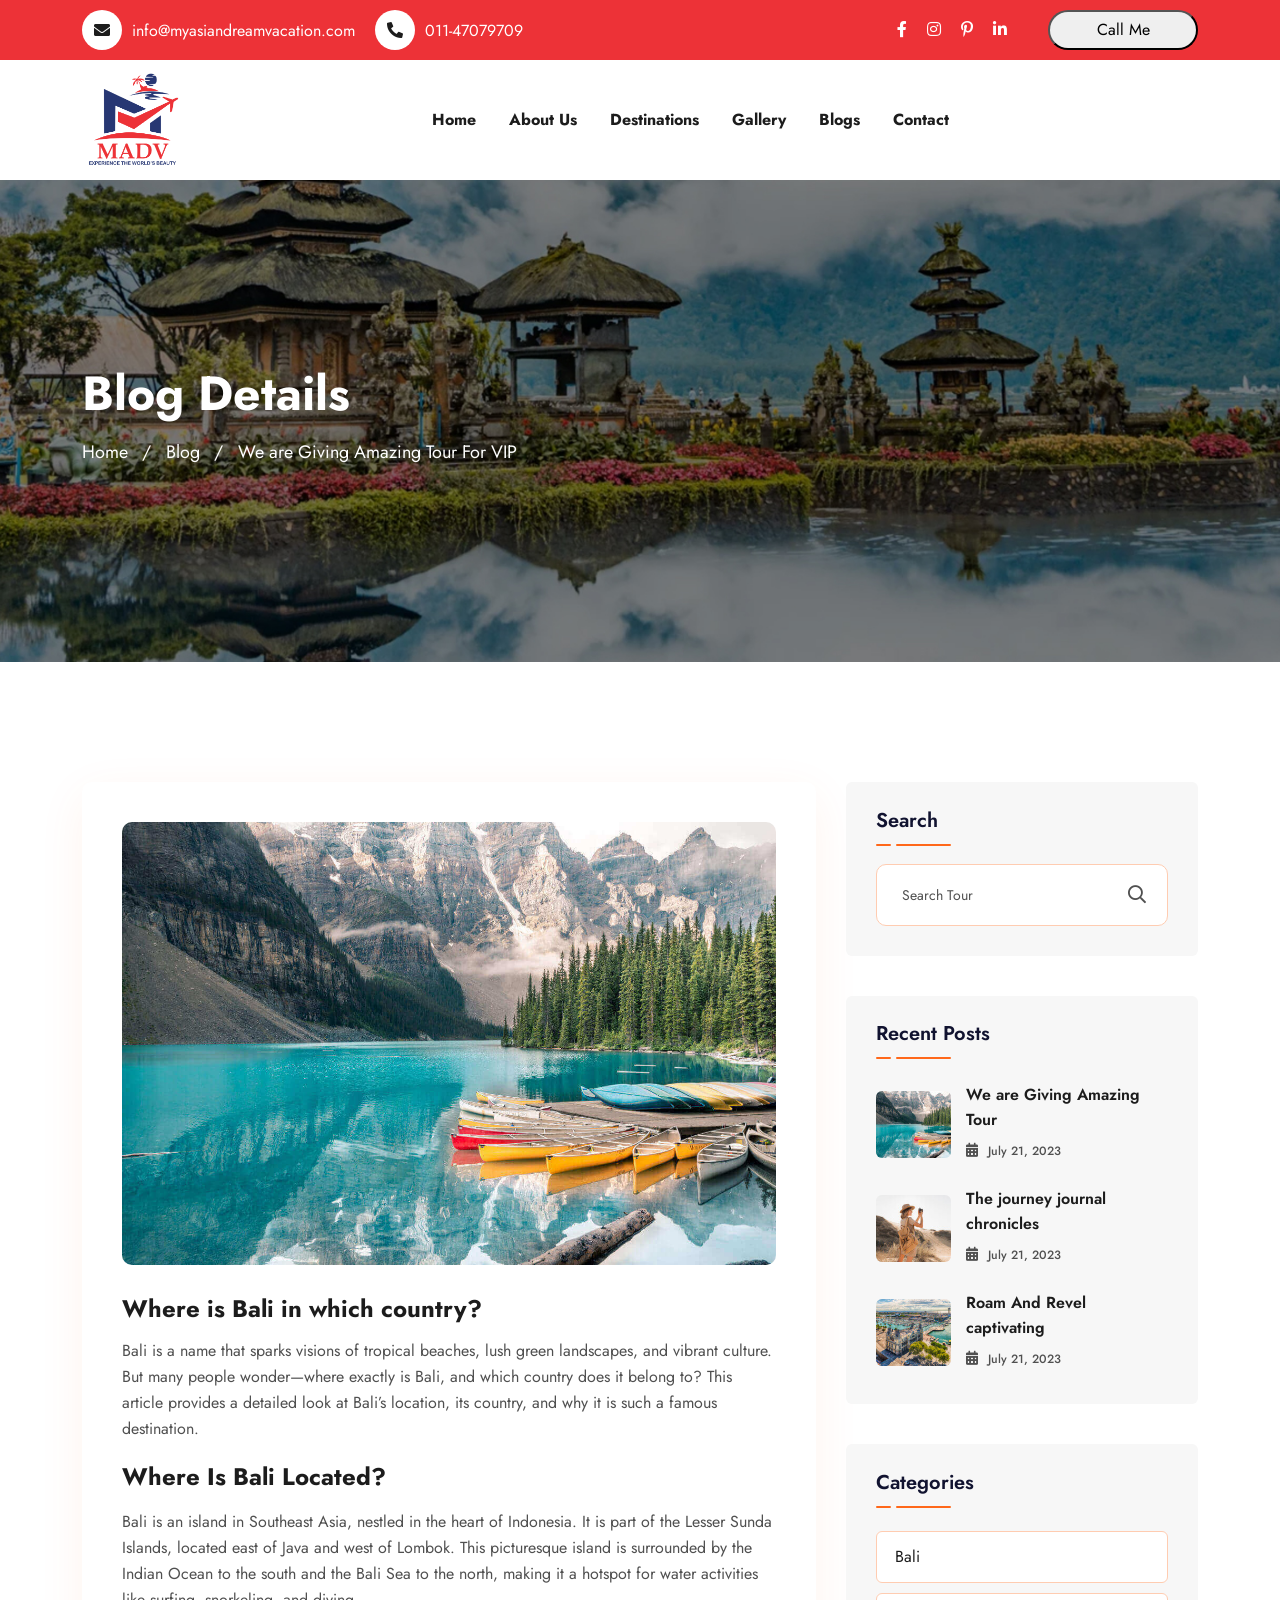
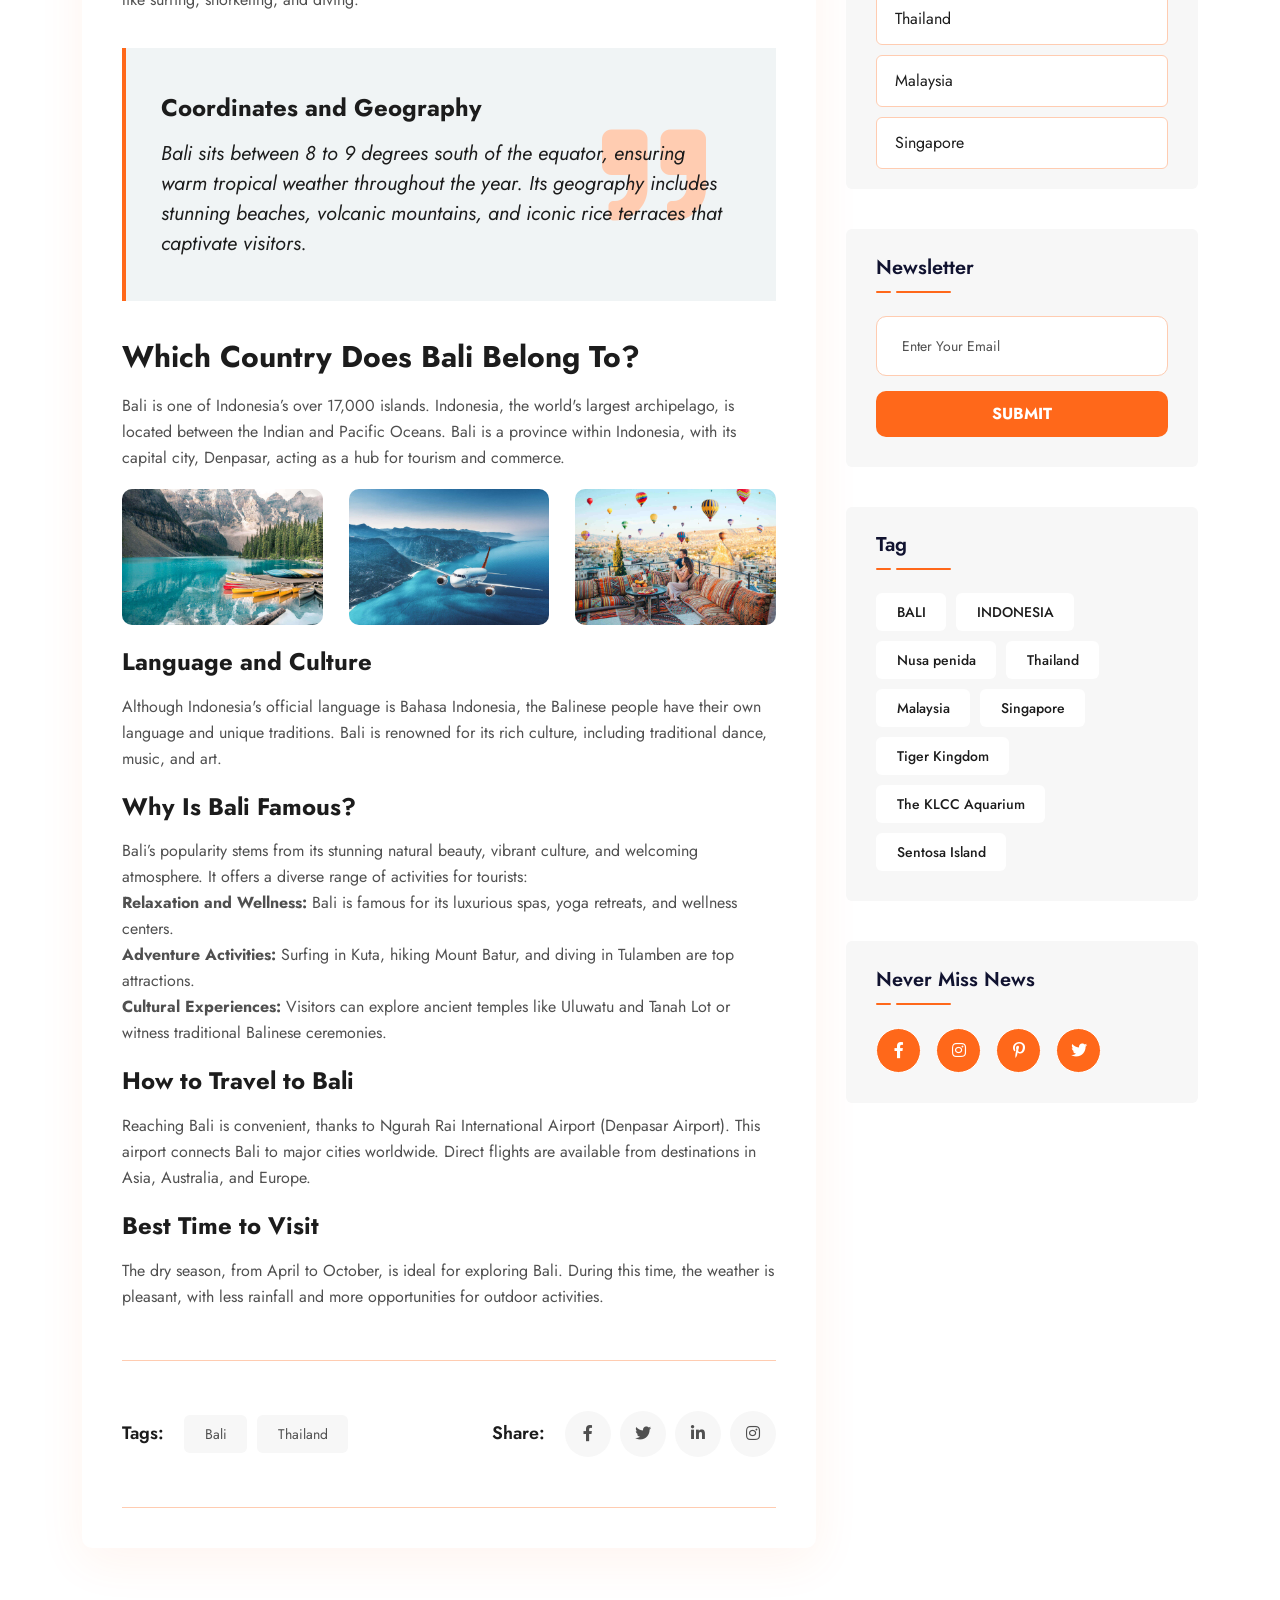
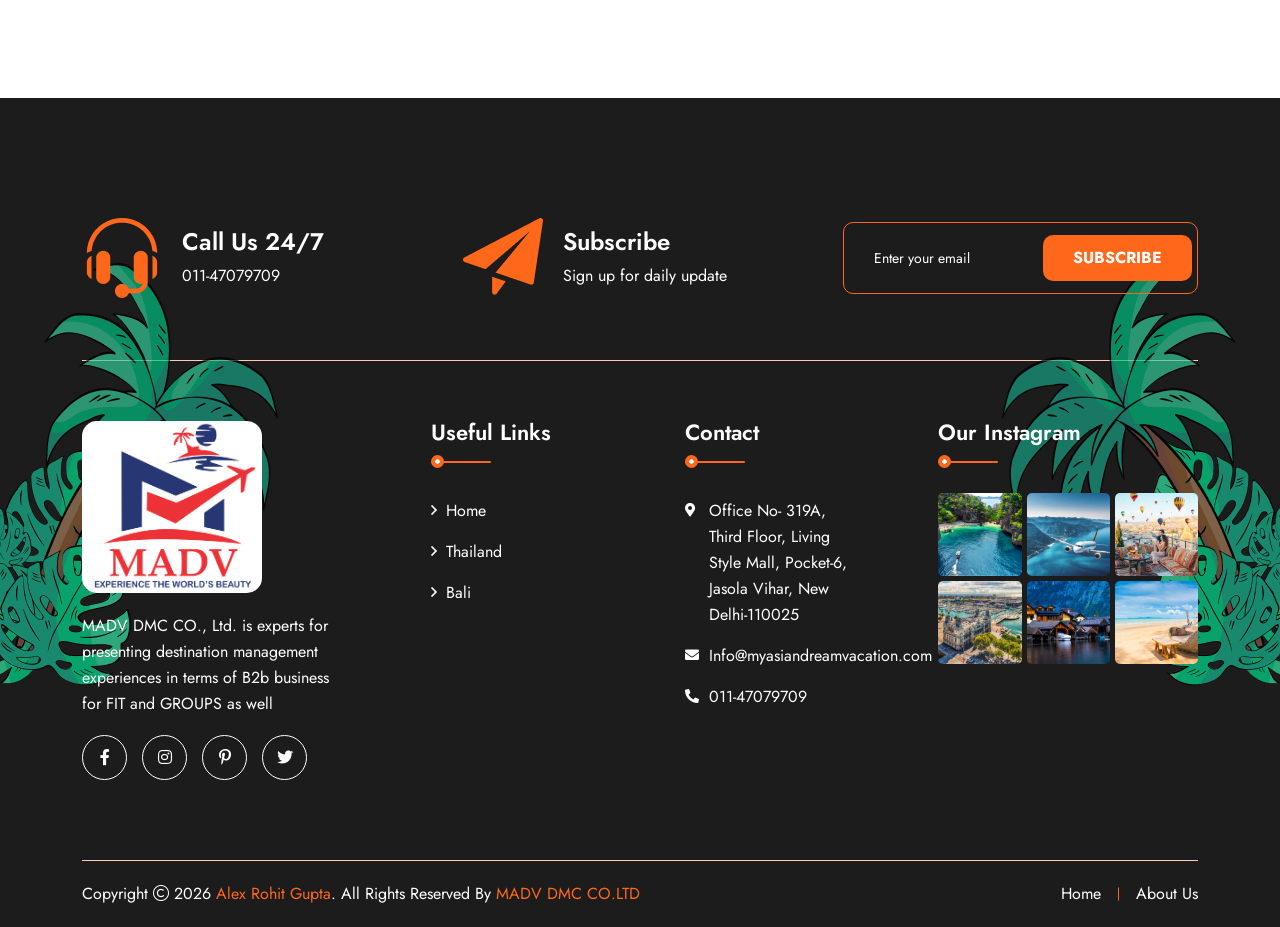
<file: blog-details.html>
<!DOCTYPE html>
<html class="no-js" lang="zxx">
  <head>
    <meta charset="utf-8">
    <meta http-equiv="x-ua-compatible" content="ie=edge">
    <title>Where is Bali in which country? - We are Destination Management
      Company for
      Bali, Thailand, Malaysia & Singapore. </title>
    <meta name="author" content="Alex Rohit Gupta">
    <meta name="description"
      content="Experience the best of Asia with vibrant cultures, breathtaking landscapes, and unforgettable adventures on your dream vacation!">
    <meta name="keywords"
      content="TourAndTravel, TravelAdventures, ExploreTheWorld, Wanderlust, TravelGoals, VacationTime, AdventureAwaits, DiscoverDestinations">
    <meta name="robots" content="INDEX,FOLLOW">

    <!-- Mobile Specific Metas -->
    <meta name="viewport"
      content="width=device-width, initial-scale=1, shrink-to-fit=no">

    <!-- Favicons - Place favicon.ico in the root directory -->
    <link rel="icon" type="image/png" href="assets/img/favicons/favicon.png">
    <meta name="msapplication-TileColor" content="#ffffff">
    <meta name="theme-color" content="#ffffff">

    <!--==============================
	  Google Fonts
	============================== -->
    <link rel="preconnect" href="https://fonts.googleapis.com/">
    <link rel="preconnect" href="https://fonts.gstatic.com/" crossorigin>
    <link
      href="https://fonts.googleapis.com/css2?family=Jost:wght@400;500;600;700;800&amp;display=swap"
      rel="stylesheet">

    <!--==============================
	    All CSS File
	============================== -->
    <!-- Bootstrap -->
    <!-- <link rel="stylesheet" href="assets/css/app.min.css"> -->
    <link rel="stylesheet" href="assets/css/bootstrap.min.css">
    <!-- Fontawesome Icon -->
    <link rel="stylesheet" href="assets/css/fontawesome.min.css">
    <!-- Magnific Popup -->
    <link rel="stylesheet" href="assets/css/magnific-popup.min.css">
    <!-- Slick Slider -->
    <link rel="stylesheet" href="assets/css/slick.min.css">
    <!-- Theme Custom CSS -->
    <link rel="stylesheet" href="assets/css/style.css">
  </head>

  <body>

    <!--********************************
  Code Start From Here 
	******************************** -->

    <!--==============================
    Mobile Menu
  ============================== -->
  <div class="vs-menu-wrapper">
    <div class="vs-menu-area text-center">
      <button class="vs-menu-toggle"><i class="fal fa-times"></i></button>
      <div class="mobile-logo">
        <a href="/"><img src="./assets/img/logo_mdv.png" alt="Travolo"></a>
      </div>
      <div class="vs-mobile-menu">
        <ul>
          <li class="menu-item-has-children">
            <a href="/">Home</a>
          </li>
          <li class="menu-item-has-children">
            <a href="about.html">About Us</a>
          </li>
          <li class="menu-item-has-children">
            <a href="#">Destinations</a>
            <ul class="sub-menu">
              <li><a href="Thailand.html">Thailand</a></li>
              <li><a href="Bali.html">Bali</a></li>
             
              <!-- <li><a href="Malaysia.html">
                  Malaysia</a></li>
              <li><a href="Singapore.html">Singapore</a></li> -->
            </ul>
          </li>

          <li class="menu-item-has-children">
            <a href="./assets/img/madvpdf.pdf">Gallery</a>

          </li>

          <li class="menu-item-has-children">
            <a href="#">Blog</a>
            <ul class="sub-menu">
              <li><a href="blog-grid.html">Blog Grid</a></li>
              <li><a href="blog-details.html">Blog Details</a></li>
            </ul>
          </li>
          <li>
            <a href="contact.html">Contact</a>
          </li>
        </ul>
      </div>
    </div>
  </div>

  <!--==============================
  Sidemenu
============================== -->
  <div class="sidemenu-wrapper offcanvas-wrapper d-none d-lg-block">
    <div class="sidemenu-content">
      <button class="closeButton sideMenuCls">
        <i class="far fa-times"></i>
      </button>
      <div class="widget">
        <div class="vs-widget-about">
          <div class="footer-logo">
            <a href="/"><img src="assets/img/logo.svg" alt="Travolo"></a>
          </div>
          <p class="footer-text">
            Ut tellus dolor, dapibus eget, elementum ifend cursus eleifend,
            elit. Aenea ifen dn tor wisi Aliquam er at volutpat. Dui ac tui
            end cursus eleifendrpis.
          </p>
          <div class="info-social style2">
            <a href="#"><i class="fab fa-facebook-f"></i></a>
            <a href="#"><i class="fab fa-twitter"></i></a>
            <a href="#"><i class="fab fa-linkedin-in"></i></a>
            <a href="#"><i class="fab fa-google"></i></a>
          </div>
        </div>
      </div>
      <div class="widget">
        <h3 class="widget_title">Recent Articles</h3>
        <div class="recent-post-wrap">
          <div class="recent-post">
            <div class="media-img">
              <a href="blog-details.html"><img
                  src="assets/img/blog/recent-post1.jpg" alt="Blog Image"></a>
            </div>
            <div class="media-body">
              <div class="recent-post-meta">
                <i class="fal fa-calendar-alt"></i>
                <a href="blog.html">December 15, 2022</a>
              </div>
              <h4 class="post-title">
                <a class="text-inherit" href="blog-details.html">We are Giving
                  Amazing Tour for VIP</a>
              </h4>
            </div>
          </div>
          <div class="recent-post">
            <div class="media-img">
              <a href="blog-details.html"><img
                  src="assets/img/blog/recent-post2.jpg" alt="Blog Image"></a>
            </div>
            <div class="media-body">
              <div class="recent-post-meta">
                <i class="fal fa-calendar-alt"></i>
                <a href="blog.html">March 13, 2022</a>
              </div>
              <h4 class="post-title">
                <a class="text-inherit" href="blog-details.html">The journey
                  journal chronicles of a wandering soul</a>
              </h4>
            </div>
          </div>
          <div class="recent-post">
            <div class="media-img">
              <a href="blog-details.html"><img
                  src="assets/img/blog/recent-post3.jpg" alt="Blog Image"></a>
            </div>
            <div class="media-body">
              <div class="recent-post-meta">
                <i class="fal fa-calendar-alt"></i>
                <a href="blog.html">Augest 23, 2022</a>
              </div>
              <h4 class="post-title">
                <a class="text-inherit" href="blog-details.html">Roam And
                  Revel captivating at tellus.</a>
              </h4>
            </div>
          </div>
        </div>
      </div>
    </div>
  </div>

  <!-- ==============================
  Header Area
============================== -->
  <header class="vs-header header-layout3">
    <div class="container">
      <div class="header-top">
        <div class="row justify-content-between align-items-center">
          <div class="col d-none d-lg-block">
            <ul class="header-contact">
              <li><i class="fas fa-envelope"></i> <a
                  href="mailto:info@myasiandreamvacation.com">
                  info@myasiandreamvacation.com</a>
              </li>
              <li><i class="fas fa-phone-alt"></i> <a
                  href="tel:011-47079709">011-47079709</a></li>
            </ul>
          </div>
          <div class="col-auto">
            <div class="header-social">
              <a href="#"><i class="fab fa-facebook-f"></i></a>
              <a href="#"><i class="fab fa-instagram"></i></a>
              <a href="#"><i class="fab fa-pinterest-p"></i></a>
              <a href="#"><i class="fab fa-linkedin-in"></i></a>
            </div>
          </div>
          <div class="col-auto d-flex ">
            <!-- <div class="header-dropdown">
            <a class="dropdown-toggle" href="#" role="button" id="dropdownMenuLink1" data-bs-toggle="dropdown"
              aria-expanded="false">English</a>
            <ul class="dropdown-menu" aria-labelledby="dropdownMenuLink1">
              <li>
                <a href="#">German</a>
                <a href="#">French</a>
                <a href="#">Italian</a>
                <a href="#">Latvian</a>
                <a href="#">Spanish</a>
                <a href="#">Greek</a>
              </li>
            </ul>
          </div> -->
            <div class="padding-both">
              <a href="tel:011-47079709"> <button
                  style="width: 150px;height: 40px;border-radius: 30px;"> Call
                  Me</button> </a>
            </div>
            <!-- <a class="user-btn" href="sign-up.html"><i class="far fa-user-circle"></i></a> -->
          </div>
        </div>
      </div>
    </div>
    <div class="sticky-wrapper">
      <div class="sticky-active">
        <div class="container position-relative z-index-common">
          <div class="row align-items-center justify-content-between">
            <div class="col-auto">
              <div class="vs-logo">
                <a href="/"><img src="assets/img/logo_mdv.png" alt="logo"></a>
              </div>
            </div>
            <div class="col text-end text-xl-center">
              <nav class="main-menu  menu-style1 d-none d-lg-block">
                <ul>
                  <li class="menu-item-has-children">
                    <a href="/">Home</a>
                  </li>
                  <li class="menu-item-has-children">
                    <a href="about.html">About Us</a>

                  </li>
                  <li class="menu-item-has-children">
                    <a href="#">Destinations</a>
                    <ul class="sub-menu">
                      <li><a href="Thailand.html">Thailand</a></li>
                      <li><a href="Bali.html">Bali</a></li>
                     
                      <!-- <li><a href="Malaysia.html">
                          Malaysia</a></li>
                      <li><a
                          href="Singapore.html">Singapore</a></li> -->
                    </ul>
                  </li>
                  <li class="menu-item-has-children mega-menu-wrap">
                    <a href="./assets/img/madvpdf.pdf">Gallery</a>
                    <!-- <ul class="mega-menu">
                    <li>
                      <a href="shop.html">Pagelist 1</a>
                      <ul>
                        <li><a href="index.html">Home One</a></li>
                        <li><a href="index-2.html">Home Two</a></li>
                        <li><a href="index-3.html">Home Three</a></li>
                        <li><a href="index-4.html">Home Four</a></li>
                        <li><a href="index-5.html">Home Five</a></li>
                        <li><a href="index-6.html">Home Six</a></li>
                      </ul>
                    </li>
                    <li>
                      <a href="#">Pagelist 2</a>
                      <ul>
                        <li><a href="about.html">About Us</a></li>
                        <li><a href="destinations.html">Destinations</a></li>
                        <li><a href="destination-details.html">Destinations Details</a></li>
                        <li><a href="tours.html">Tours List</a></li>
                        <li><a href="tour-booking.html">Tour Booking</a></li>
                      </ul>
                    </li>
                    <li>
                      <a href="#">Pagelist 3</a>
                      <ul>
                        <li><a href="shop.html">Shop</a></li>
                        <li><a href="shop-details.html">Shop Details</a></li>
                        <li><a href="cart.html">Cart</a></li>
                        <li><a href="checkout.html">Checkout</a></li>
                        <li><a href="blog.html">Blog List</a></li>
                      </ul>
                    </li>
                    <li>
                      <a href="#">Pagelist 4</a>
                      <ul>
                        <li><a href="blog-grid.html">Blog Grid</a></li>
                        <li><a href="blog-details.html">Blog Details</a></li>
                        <li><a href="error.html">Error Page</a></li>
                      </ul>
                    </li>
                  </ul> -->
                  </li>
                  <!-- <li class="menu-item-has-children">
                  <a href="#">Tours</a>
                  <ul class="sub-menu">
                    <li><a href="tours.html">Tours List</a></li>
                    <li><a href="tour-booking.html">Tour Booking</a></li>
                  </ul>
                </li> -->
                  <li class="menu-item-has-children">
                    <a href="blog-grid.html">Blogs</a>
                  </li>
                  <!-- <li class="menu-item-has-children">
                  <a href="#">Blog</a>
                  <ul class="sub-menu">
                    <li><a href="blog.html">Blog List</a></li>
                    <li><a href="blog-grid.html">Blog Grid</a></li>
                    <li><a href="blog-details.html">Blog Details</a></li>
                  </ul>
                </li> -->
                  <li>
                    <a href="contact.html">Contact</a>
                  </li>
                </ul>
              </nav>
              <button class="vs-menu-toggle d-inline-block d-lg-none"><i
                  class="fal fa-bars"></i></button>
            </div>
            <div class="col-auto d-none d-xl-block">
              <div class="header-btns">
                <!-- <a href="tel:011-47079709"><button>  Book An Appointment </button> </a> -->
                <!-- <button class="sideMenuToggler"><i class="fal fa-bars"></i> </button> -->
              </div>
            </div>
          </div>
        </div>
      </div>
    </div>
  </header>

    <!-- Hero Area Start -->
    <div class="breadcumb-wrapper"
      data-bg-src="assets/img/breadcumb/breadcumb-bg.jpg">
      <div class="container z-index-common">
        <div class="breadcumb-content">
          <h1 class="breadcumb-title">Blog Details</h1>
          <div class="breadcumb-menu-wrap">
            <ul class="breadcumb-menu">
              <li><a href="index.html">Home</a></li>
              <li>Blog</li>
              <li>We are Giving Amazing Tour For VIP</li>
            </ul>
          </div>
        </div>
      </div>
    </div>
    <!-- Hero Area End -->

    <!-- Blog details Content Area Start -->
    <div class="vs-blog-wrapper vs-blog-details space-top space-extra-bottom">
      <div class="container">
        <div class="row gx-30">
          <div class="col-lg-8">
            <div class="vs-blog blog-single">
              <div class="blog-img">
                <img src="assets/img/blog/blog1.jpg" alt="blog image">
              </div>
              <div class="blog-content">
                <h2 class="blog-title">
                  Where is
                  Bali in which country?
                </h2>
                <!-- <div class="blog-meta">
                <a href="blog.html"><i class="far fa-calendar"></i>24 Feb, 2022</a>
                <a href="blog.html"><i class="fal fa-user"></i>by admin</a>
              </div> -->
                <p>
                  Bali is a name that sparks visions of tropical beaches, lush
                  green landscapes, and vibrant culture. But many people
                  wonder—where exactly is Bali, and which country does it belong
                  to? This article provides a detailed look at Bali’s location,
                  its country, and why it is such a famous destination.
                </p>
                <h4> Where Is Bali Located?</h4>
                <p>
                  Bali is an island in Southeast Asia, nestled in the heart of
                  Indonesia. It is part of the Lesser Sunda Islands, located
                  east of Java and west of Lombok. This picturesque island is
                  surrounded by the Indian Ocean to the south and the Bali Sea
                  to the north, making it a hotspot for water activities like
                  surfing, snorkeling, and diving.
                </p>
                <blockquote class="vs-blockquote">
                  <h4> Coordinates and Geography</h4>
                  <p>
                    Bali sits between 8 to 9 degrees south of the equator,
                    ensuring warm tropical weather throughout the year. Its
                    geography includes stunning beaches, volcanic mountains, and
                    iconic rice terraces that captivate visitors.
                  </p>
                  <!-- <cite>Rodja Hartmann</cite> -->
                </blockquote>
                <h3> Which Country Does Bali Belong To? </h3>
                <p>
                  Bali is one of Indonesia’s over 17,000 islands. Indonesia, the
                  world's largest archipelago, is located between the Indian and
                  Pacific Oceans. Bali is a province within Indonesia, with its
                  capital city, Denpasar, acting as a hub for tourism and
                  commerce.
                </p>

                <div class="row">
                  <div class="col-xl-4 col-md-6 col-12">
                    <div class="blog-inner-img">
                      <img src="assets/img/blog/blog1.jpg" alt="blog"
                        class="w-100">
                    </div>
                  </div>
                  <div class="col-xl-4 col-md-6 col-12">
                    <div class="blog-inner-img">
                      <img src="assets/img/blog/blog2.jpg" alt="blog"
                        class="w-100">
                    </div>
                  </div>
                  <div class="col-xl-4 col-md-6 col-12">
                    <div class="blog-inner-img">
                      <img src="assets/img/blog/blog3.jpg" alt="blog"
                        class="w-100">
                    </div>
                  </div>
                </div>
                <h4> Language and Culture</h4>
                <p>
                  Although Indonesia's official language is Bahasa Indonesia,
                  the Balinese people have their own language and unique
                  traditions. Bali is renowned for its rich culture, including
                  traditional dance, music, and art.
                </p>
                <h4> Why Is Bali Famous?</h4>
                <p>
                  Bali’s popularity stems from its stunning natural beauty,
                  vibrant culture, and welcoming atmosphere. It offers a diverse
                  range of activities for tourists:
                  <br>
                  <b> Relaxation and Wellness:</b> Bali is famous for its
                  luxurious
                  spas, yoga retreats, and wellness centers. <br>
                  <b> Adventure Activities:</b> Surfing in Kuta, hiking Mount
                  Batur, and
                  diving in Tulamben are top attractions. <br>
                  <b>Cultural Experiences:</b> Visitors can explore ancient
                  temples
                  like Uluwatu and Tanah Lot or witness traditional Balinese
                  ceremonies.
                </p>
                <h4> How to Travel to Bali</h4>
                <p>
                  Reaching Bali is convenient, thanks to Ngurah Rai
                  International Airport (Denpasar Airport). This airport
                  connects Bali to major cities worldwide. Direct flights are
                  available from destinations in Asia, Australia, and Europe.
                </p>
                <h4>
                  Best Time to Visit
                </h4>
                <p>
                  The dry season, from April to October, is ideal for exploring
                  Bali. During this time, the weather is pleasant, with less
                  rainfall and more opportunities for outdoor activities.
                </p>
                <div class="clearfix share-links">
                  <div class="row justify-content-between gy-30">
                    <div class="col-xl-auto col-md-auto">
                      <span class="share-links-title">Tags:</span>
                      <div class="tagcloud">
                        <a href="Bali.html">Bali</a>
                        <a href="Thailand.html">Thailand</a>
                        <!-- <a href="blog.html">Camps</a> -->
                      </div>
                    </div>
                    <div class="col-xl-auto col-md-auto">
                      <span class="share-links-title">Share:</span>
                      <ul class="social-links">
                        <li>
                          <a href="#" target="_blank"><i
                              class="fab fa-facebook-f"></i></a>
                        </li>
                        <li>
                          <a href="#" target="_blank"><i
                              class="fab fa-twitter"></i></a>
                        </li>
                        <li>
                          <a href="#" target="_blank"><i
                              class="fab fa-linkedin-in"></i></a>
                        </li>
                        <li>
                          <a href="#" target="_blank"><i
                              class="fab fa-instagram"></i></a>
                        </li>
                      </ul>
                      <!-- End Social Share -->
                    </div>
                    <!-- Share Links Area end -->
                  </div>
                </div>

                <!-- <div class="post-pagination">
                <div class="row justify-content-between align-items-center">
                  <div class="col">
                    <div class="post-pagi-box prev">
                      <a href="blog-details.html"><img src="assets/img/blog/page-1-1.jpg" alt="pagi"></a>
                      <a href="blog-details.html" class="pagi-title">Previous Post</a>
                    </div>
                  </div>
                  <div class="col-auto d-none d-sm-block">
                    <a href="blog.html" class="pagi-icon"><i class="fas fa-th"></i></a>
                  </div>
                  <div class="col">
                    <div class="post-pagi-box next">
                      <a href="blog-details.html"><img src="assets/img/blog/page-1-2.jpg" alt="pagi"></a>
                      <a href="blog-details.html" class="pagi-title">Next Post</a>
                    </div>
                  </div>
                </div>
              </div> -->

                <!-- <div class="vs-comments-wrap">
                <h2 class="blog-inner-title">Comment (3)</h2>
                <ul class="comment-list">
                  <li class="vs-comment-item">
                    <div class="vs-post-comment">
                      <div class="comment-avater">
                        <img src="assets/img/blog/comment-author-1.jpg" alt="Comment Author">
                      </div>
                      <div class="comment-content">
                        <span class="commented-on"><i class="fal fa-calendar-alt"></i> 22 March, 2023
                        </span>
                        <h4 class="name h4">Lynda Reyes</h4>
                        <p class="text">Deauty products Lorem ipsum dolor sit amet, consectetur adipisicing the Lorem
                          ipsum dolor sitamet consectetur adipiscing eiusmod</p>
                        <div class="reply_and_edit">
                          <a href="#" class="replay-btn">Reply <i class="fas fa-reply"></i></a>
                        </div>
                      </div>
                    </div>
                    <ul class="children">
                      <li class="vs-comment-item">
                        <div class="vs-post-comment">
                          <div class="comment-avater">
                            <img src="assets/img/blog/comment-author-2.jpg" alt="Comment Author">
                          </div>
                          <div class="comment-content">
                            <span class="commented-on"><i class="fal fa-calendar-alt"></i> 23 Augest, 2023</span>
                            <h4 class="name h4">Adom Lee</h4>
                            <p class="text">Deauty products Lorem ipsum dolor sit amet, consectetur adipisicing the
                              Lorem ipsum dolor sitamet</p>
                            <div class="reply_and_edit">
                              <a href="#" class="replay-btn">Reply <i class="fas fa-reply"></i></a>
                            </div>
                          </div>
                        </div>
                      </li>
                    </ul>
                  </li>
                  <li class="vs-comment-item">
                    <div class="vs-post-comment">
                      <div class="comment-avater">
                        <img src="assets/img/blog/comment-author-3.jpg" alt="Comment Author">
                      </div>
                      <div class="comment-content">
                        <span class="commented-on"><i class="fal fa-calendar-alt"></i> 26 April, 2023</span>
                        <h4 class="name h4">Surya sing</h4>
                        <p class="text">Deauty products Lorem ipsum dolor sit amet, consectetur adipisicing the Lorem
                          ipsum dolor sitamet consectetur adipiscing eiusmod</p>
                        <div class="reply_and_edit">
                          <a href="#" class="replay-btn">Reply <i class="fas fa-reply"></i></a>
                        </div>
                      </div>
                    </div>
                  </li>
                </ul>
              </div> -->

                <!-- Comment Form -->
                <!-- <div class="vs-comment-form">
                <div id="respond" class="comment-respond">
                  <h3 class="blog-inner-title">Leave a Comment</h3>
                  <div class="row">
                    <div class="col-md-6 form-group">
                      <input type="text" class="form-control" placeholder="Enter Your Name">
                    </div>
                    <div class="col-md-6 form-group">
                      <input type="email" class="form-control" placeholder="Email Address">
                    </div>
                    <div class="col-12 form-group">
                      <textarea class="form-control" placeholder="Write Your Comment"></textarea>
                    </div>
                    <div class="col-12 ">
                      <div class="custom-checkbox notice">
                        <input id="wp-comment-cookies-consent" name="wp-comment-cookies-consent" type="checkbox"
                          value="yes">
                        <label for="wp-comment-cookies-consent"> Save my name, email, and website in this browser for
                          the next time I comment.</label>
                      </div>
                    </div>
                    <div class="col-12 form-group">
                      <button class="vs-btn style4">Post Comment</button>
                    </div>
                  </div>
                </div>
              </div> -->
              </div>
            </div>
          </div>
          <div class="col-lg-4">
            <div class="sidebar-area">
              <div class="widget widget_search">
                <div class="widget_title">Search</div>
                <form class="search-form">
                  <input type="text" placeholder="Search Tour">
                  <button type="submit"><i class="far fa-search"></i></button>
                </form>
              </div>
              <div class="widget">
                <h3 class="widget_title">Recent Posts</h3>
                <div class="recent-post-wrap">
                  <div class="recent-post">
                    <div class="media-img">
                      <a href="blog-details.html">
                        <img src="assets/img/blog/recent-post1.jpg"
                          alt="Blog Image">
                      </a>
                    </div>
                    <div class="media-body">
                      <h4 class="post-title">
                        <a class="text-inherit" href="blog-details.html">We are
                          Giving Amazing Tour</a>
                      </h4>
                      <div class="recent-post-meta">
                        <i class="fas fa-calendar-alt"></i>
                        <a href="blog.html">July 21, 2023</a>
                      </div>
                    </div>
                  </div>
                  <div class="recent-post">
                    <div class="media-img">
                      <a href="blog-details.html">
                        <img src="assets/img/blog/recent-post2.jpg"
                          alt="Blog Image">
                      </a>
                    </div>
                    <div class="media-body">
                      <h4 class="post-title">
                        <a class="text-inherit" href="blog-details.html">The
                          journey journal chronicles</a>
                      </h4>
                      <div class="recent-post-meta">
                        <i class="fas fa-calendar-alt"></i>
                        <a href="blog.html">July 21, 2023</a>
                      </div>
                    </div>
                  </div>
                  <div class="recent-post">
                    <div class="media-img">
                      <a href="blog-details.html">
                        <img src="assets/img/blog/recent-post3.jpg"
                          alt="Blog Image">
                      </a>
                    </div>
                    <div class="media-body">
                      <h4 class="post-title">
                        <a class="text-inherit" href="blog-details.html">Roam
                          And Revel captivating</a>
                      </h4>
                      <div class="recent-post-meta">
                        <i class="fas fa-calendar-alt"></i>
                        <a href="blog.html">July 21, 2023</a>
                      </div>
                    </div>
                  </div>
                </div>
              </div>

              <div class="widget widget_categories">
                <h3 class="widget_title">Categories</h3>
                <ul>
                  <li><a class="active" href="Bali.html">Bali</a>
                    <span></span></li>
                  <li><a href="Thailand.html">Thailand</a> <span></span></li>
                  <li><a href="Malaysia.html">Malaysia</a> <span></span></li>
                  <li><a href="Singapore.html">Singapore</a> <span></span></li>
                 
                </ul>
              </div>

              <div class="widget widget-newsletter">
                <h3 class="widget_title">Newsletter</h3>
                <form class="newsletter-form">
                  <input class="form-control" type="email"
                    placeholder="Enter Your Email" />
                  <button type="submit" class="vs-btn style4">Submit</button>
                </form>
              </div>

              <div class="widget widget_tag_cloud">
                <h3 class="widget_title">Tag</h3>
                <div class="tagcloud">
                  <a href="Bali.html">BALI</a>
                  <a href="Bali.html">INDONESIA</a>
                  <a href="blog.html">Nusa penida</a>
                  <a href="Thailand.html">Thailand</a>
                  <a href="Malaysia.html">Malaysia</a>
                  <a href="Singapore.html">Singapore</a>
                  <a href="Thailand.html">Tiger Kingdom</a>
                  <a href="Malaysia.html">The KLCC Aquarium</a>
                  <a href="Singapore.html">Sentosa Island</a>

                </div>
              </div>

              <div class="widget widget-social">
                <h3 class="widget_title">Never Miss News</h3>
                <div class="social-style widget_social_style">
                  <a href="#" target="_blank"><i
                      class="fab fa-facebook-f"></i></a>
                  <a href="#" target="_blank"><i
                      class="fab fa-instagram"></i></a>
                  <a href="#" target="_blank"><i
                      class="fab fa-pinterest-p"></i></a>
                  <a href="#" target="_blank"><i class="fab fa-twitter"></i></a>
                </div>
              </div>
            </div>
          </div>
        </div>
      </div>
    </div>
    <!-- Blog Details Content Area End -->

    <!--==============================
	    Footer Area
	==============================-->
  <footer class="footer-wrapper footer-layout1 shape-mockup-wrap">
    <div class="shape-mockup d-none d-xl-block jump z-index-negative"
      data-top="20%" data-left="0%">
      <img src="assets/img/shape/tree-left.png" alt="svg">
    </div>
    <div class="shape-mockup d-none d-xl-block jump z-index-negative"
      data-top="20%" data-right="0%">
      <img src="assets/img/shape/tree-right.png" alt="svg">
    </div>
    <div class="container ">
      <div class="footer-newsletter2 space-top">
        <div class="row align-items-center justify-content-center">
          <div class="col-lg-4 col-md-6 col-sm-6">
            <div class="newsletter-style2">
              <div class="newsletter-img">
                <img src="assets/img/shape/call.png" alt="image">
              </div>
              <h3 class="newsletter-text">Call Us 24/7</h3>
              <a href="tel:011-47079709">
                011-47079709</a>
            </div>
          </div>
          <div class="col-lg-4 col-md-6 col-sm-6">
            <div class="newsletter-style2">
              <div class="newsletter-img">
                <img src="assets/img/shape/share.png" alt="image">
              </div>
              <h3 class="newsletter-text">Subscribe</h3>
              <a href="contact.html">Sign up for daily update</a>
            </div>
          </div>
          <div class="col-lg-4 col-md-6 col-sm-12">
            <form class="form-group">
              <input type="email" class="form-control"
                placeholder="Enter your email">
              <button class="vs-btn style4" type="submit">Subscribe</button>
            </form>
          </div>
        </div>
      </div>
    </div>
    <div class="widget-area2">
      <div class="container">
        <div class="row g-5 justify-content-between">
          <div class="col-md-6 col-xl-3">
            <div class="widget footer-widget">
              <div class="vs-widget-about">
                <div class="footer-logo"
                  style="background: #fff;border-radius: 15px;">
                  <a href="/"><img src="assets/img/logo_mdv.png"
                      alt="alex rohit gupta" class="logo" width="180px"
                      loading="lazy" /></a>
                </div>
                <p class="footer-text">
                  MADV DMC CO., Ltd. is experts for presenting
                  destination management experiences in terms of B2b business
                  for FIT and GROUPS as well
                </p>
                <div class="social-style1">
                  <a href="#" target="_blank"><i
                      class="fab fa-facebook-f"></i></a>
                  <a href="#" target="_blank"><i
                      class="fab fa-instagram"></i></a>
                  <a href="#" target="_blank"><i
                      class="fab fa-pinterest-p"></i></a>
                  <a href="#" target="_blank"><i
                      class="fab fa-twitter"></i></a>
                </div>
              </div>
            </div>
          </div>
          <div class="col-md-6 col-xl-2">
            <div class="widget widget_nav_menu footer-widget">
              <h3 class="widget_title">Useful Links</h3>
              <div class="menu-all-pages-container">
                <ul class="menu">
                  <li><a href="index.html"><i class="far fa-angle-right"></i>
                      Home</a></li>
                      <li><a href="Thailand.html"><i
                        class="far fa-angle-right"></i>
                      Thailand </a></li>
                  <li><a href="destinations.html"><i
                        class="far fa-angle-right"></i> Bali</a></li>
                  
                  <!-- <li><a href="Malaysia.html"><i
                        class="far fa-angle-right"></i>
                      Malaysia</a></li>
                  <li><a href="Singapore.html"><i
                        class="far fa-angle-right"></i>
                      Singapore</a></li> -->
                </ul>
              </div>
            </div>
          </div>
          <div class="col-md-6 col-xl-2">
            <div class="widget widget_nav_menu footer-widget footer-contact">
              <h3 class="widget_title">Contact</h3>
              <div class="menu-all-pages-container">
                <ul class="menu">
                  <li><a href="#"><i class="fas fa-map-marker-alt"></i>
                      Office No- 319A, Third Floor, Living Style Mall,
                      Pocket-6, Jasola Vihar, New Delhi-110025
                    </a></li>
                  <li><a href="mailto:Info@myasiandreamvacation.com"><i
                        class="fas fa-envelope"></i>
                      Info@myasiandreamvacation.com </a></li>
                  <li><a href="tel:011-47079709"><i
                        class="fas fa-phone-alt"></i>011-47079709</a></li>
                </ul>
              </div>
            </div>
          </div>
          <div class="col-md-6 col-xl-3">
            <div class="widget footer-widget">
              <h4 class="widget_title">Our Instagram</h4>
              <div class="sidebar-gallery">
                <a href="assets/img/footer/insta1.jpg"
                  class="popup-image"><img src="assets/img/footer/insta1.jpg"
                    alt="Gallery Image" class="w-100" />
                </a>
                <a href="assets/img/footer/insta2.jpg"
                  class="popup-image"><img src="assets/img/footer/insta2.jpg"
                    alt="Gallery Image" class="w-100" />
                </a>
                <a href="assets/img/footer/insta3.jpg"
                  class="popup-image"><img src="assets/img/footer/insta3.jpg"
                    alt="Gallery Image" class="w-100" />
                </a>
                <a href="assets/img/footer/insta4.jpg"
                  class="popup-image"><img src="assets/img/footer/insta4.jpg"
                    alt="Gallery Image" class="w-100" />
                </a>
                <a href="assets/img/footer/insta5.jpg"
                  class="popup-image"><img src="assets/img/footer/insta5.jpg"
                    alt="Gallery Image" class="w-100" />
                </a>
                <a href="assets/img/footer/insta6.jpg"
                  class="popup-image"><img src="assets/img/footer/insta6.jpg"
                    alt="Gallery Image" class="w-100" />
                </a>
              </div>
            </div>
          </div>
        </div>
      </div>
    </div>
    <div class="container">
      <div class="copyright-wrap">
        <div class="row justify-content-between align-items-center">
          <div class="col-lg-auto">
            <p class="copyright-text">Copyright <i
                class="fal fa-copyright"></i>
              <script>document.write(new Date().getFullYear())</script> <a
                href="https://alexrohitgupta.sseotool.co.in/"
                target="_blank">Alex Rohit Gupta</a>.
              All Rights Reserved By <a
                href="/"> MADV DMC CO.LTD </a>
            </p>
          </div>
          <div class="col-auto d-none d-lg-block">
            <div class="copyright-menu">
              <ul class="list-unstyled">
                <li><a href="#">Home</a></li>
                <li><a href="about.html">About Us</a></li>
              </ul>
            </div>
          </div>
        </div>
      </div>
    </div>
  </footer>

    <!--********************************
  Code Ends Here 
	******************************** -->

    <!-- Scroll To Top -->
    <a href="#" class="scrollToTop scroll-btn"><i
        class="far fa-arrow-up"></i></a>

    <!--==============================
    All Js File
  ============================== -->
    <!-- Jquery -->
    <script src="assets/js/vendor/jquery-3.6.0.min.js"></script>
    <!-- Slick Slider -->
    <script src="assets/js/slick.min.js"></script>
    <!-- Bootstrap -->
    <script src="assets/js/bootstrap.min.js"></script>
    <!-- Magnific Popup -->
    <script src="assets/js/jquery.magnific-popup.min.js"></script>
    <!-- jquery Ui -->
    <script src="assets/js/jquery-ui.min.js"></script>
    <!-- Circle Progress -->
    <script src="assets/js/circle-progress.min.js"></script>
    <!-- isotope -->
    <script src="assets/js/imagesLoaded.js"></script>
    <script src="assets/js/isotope.js"></script>
    <!-- Wow.js -->
    <script src="assets/js/wow.min.js"></script>
    <!-- Main Js File -->
    <script src="assets/js/main.js"></script>
  </body>

</html>
</file>
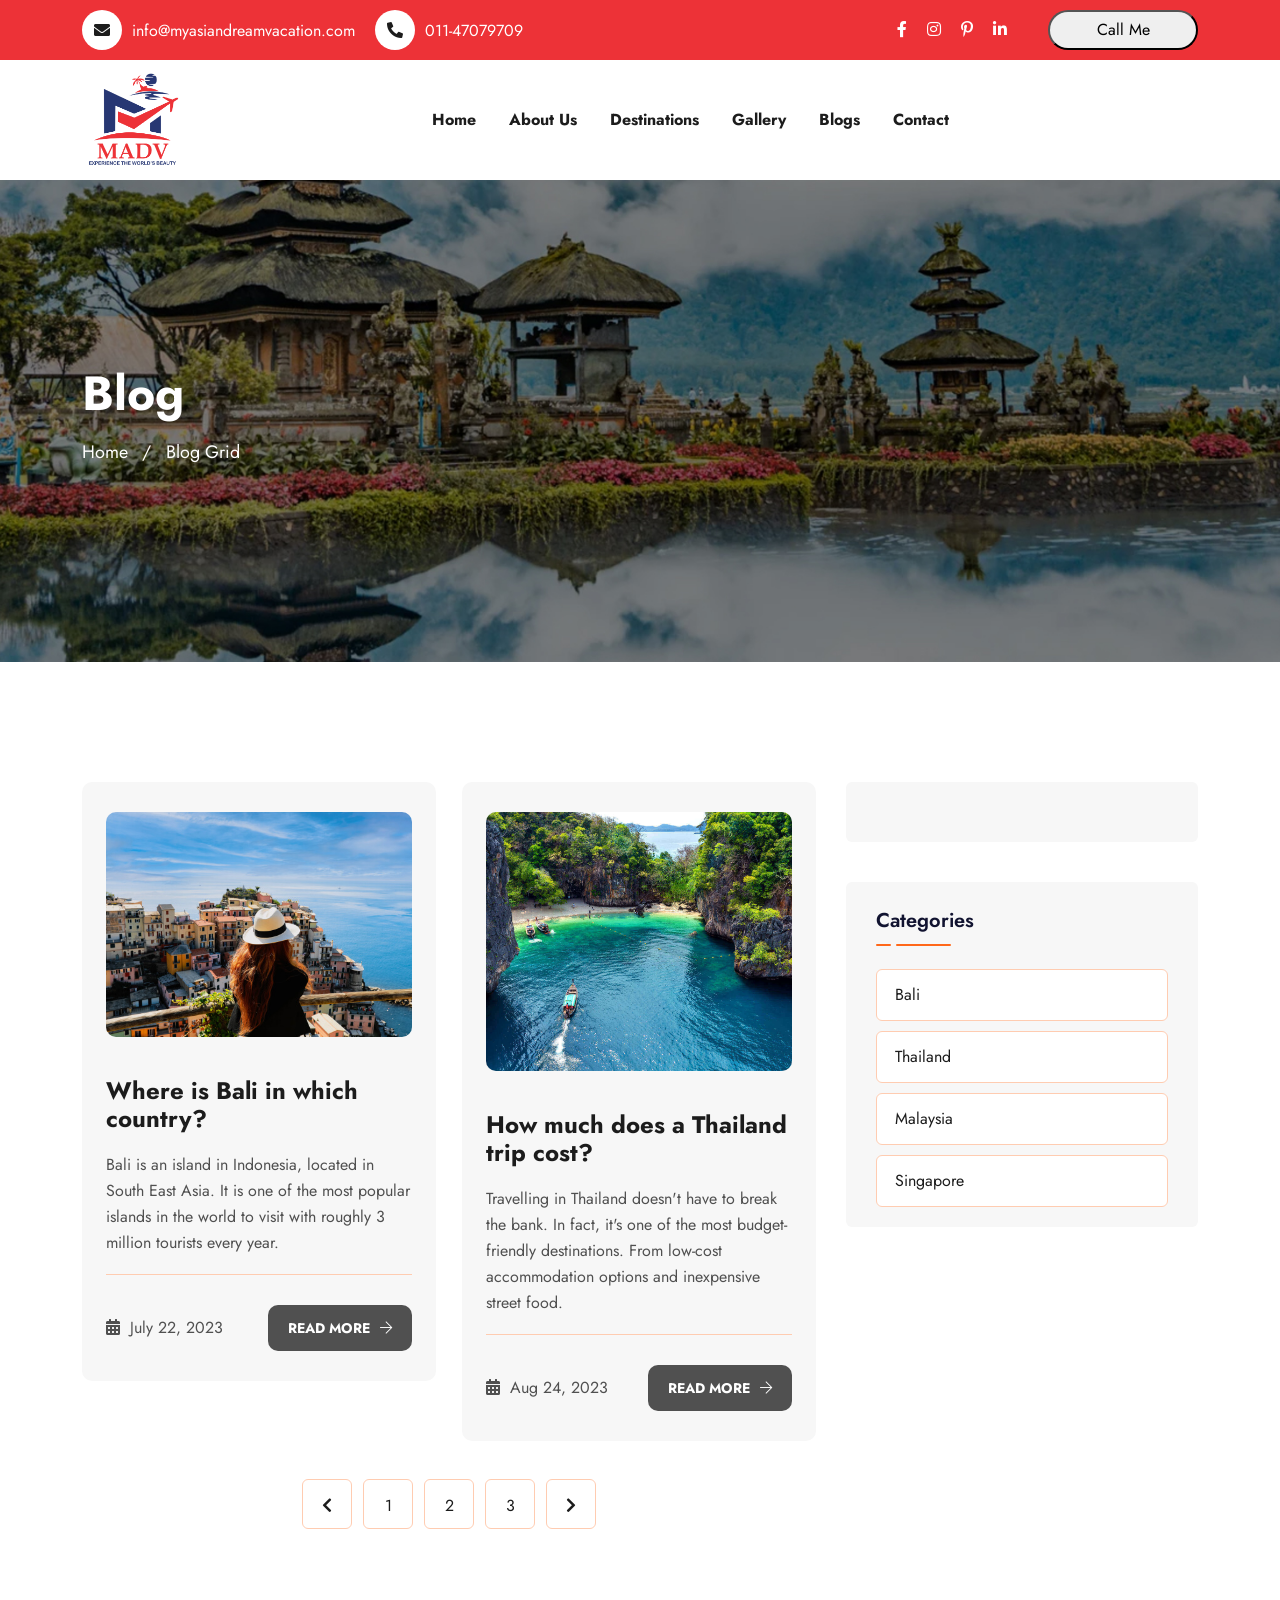
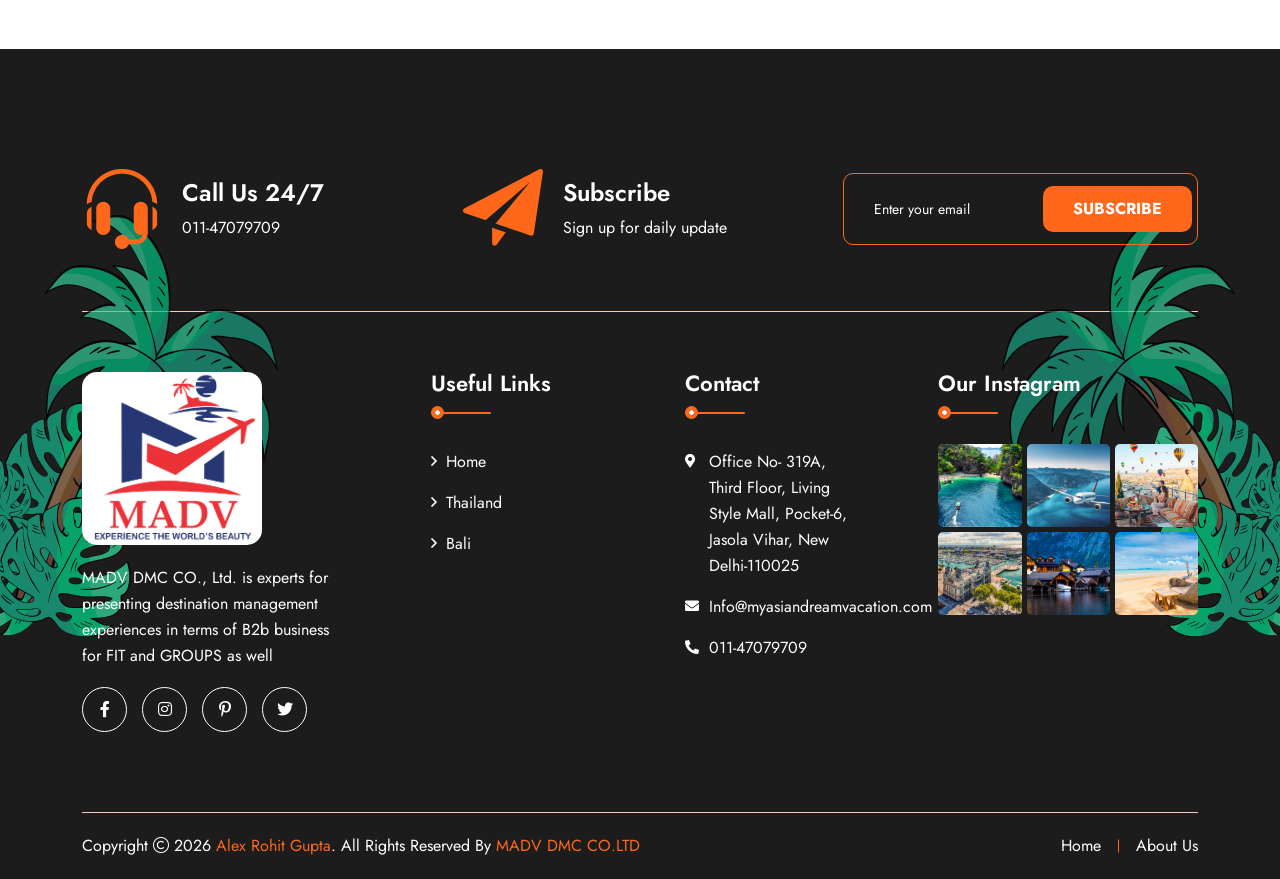
<file: blog-grid.html>
<!DOCTYPE html>
<html class="no-js" lang="zxx">

  <head>
    <meta charset="utf-8">
    <meta http-equiv="x-ua-compatible" content="ie=edge">
    <title> MADV DMC CO., Ltd. - We are Destination Management Company for
      Bali, Thailand, Malaysia & Singapore. ||Blog</title>
    <meta name="author" content="Alex Rohit Gupta">
    <meta name="description"
      content="Experience the best of Asia with vibrant cultures, breathtaking landscapes, and unforgettable adventures on your dream vacation!">
    <meta name="keywords"
      content="TourAndTravel, TravelAdventures, ExploreTheWorld, Wanderlust, TravelGoals, VacationTime, AdventureAwaits, DiscoverDestinations">
    <meta name="robots" content="INDEX,FOLLOW">

    <!-- Mobile Specific Metas -->
    <meta name="viewport"
      content="width=device-width, initial-scale=1, shrink-to-fit=no">

    <!-- Favicons - Place favicon.ico in the root directory -->
    <link rel="icon" type="image/png" href="assets/img/favicons/favicon.png">
    <meta name="msapplication-TileColor" content="#ffffff">
    <meta name="theme-color" content="#ffffff">

    <!--==============================
	  Google Fonts
	============================== -->
    <link rel="preconnect" href="https://fonts.googleapis.com/">
    <link rel="preconnect" href="https://fonts.gstatic.com/" crossorigin>
    <link
      href="https://fonts.googleapis.com/css2?family=Jost:wght@400;500;600;700;800&amp;display=swap"
      rel="stylesheet">

    <!--==============================
	    All CSS File
	============================== -->
    <!-- Bootstrap -->
    <!-- <link rel="stylesheet" href="assets/css/app.min.css"> -->
    <link rel="stylesheet" href="assets/css/bootstrap.min.css">
    <!-- Fontawesome Icon -->
    <link rel="stylesheet" href="assets/css/fontawesome.min.css">
    <!-- Magnific Popup -->
    <link rel="stylesheet" href="assets/css/magnific-popup.min.css">
    <!-- Slick Slider -->
    <link rel="stylesheet" href="assets/css/slick.min.css">
    <!-- Theme Custom CSS -->
    <link rel="stylesheet" href="assets/css/style.css">
  </head>

  <body>

    <!--********************************
  Code Start From Here 
	******************************** -->

    <!--==============================
    Mobile Menu
  ============================== -->
  <div class="vs-menu-wrapper">
    <div class="vs-menu-area text-center">
      <button class="vs-menu-toggle"><i class="fal fa-times"></i></button>
      <div class="mobile-logo">
        <a href="/"><img src="./assets/img/logo_mdv.png" alt="Travolo"></a>
      </div>
      <div class="vs-mobile-menu">
        <ul>
          <li class="menu-item-has-children">
            <a href="/">Home</a>
          </li>
          <li class="menu-item-has-children">
            <a href="about.html">About Us</a>
          </li>
          <li class="menu-item-has-children">
            <a href="#">Destinations</a>
            <ul class="sub-menu">
              <li><a href="Thailand.html">Thailand</a></li>
              <li><a href="Bali.html">Bali</a></li>
             
              <!-- <li><a href="Malaysia.html">
                  Malaysia</a></li>
              <li><a href="Singapore.html">Singapore</a></li> -->
            </ul>
          </li>

          <li class="menu-item-has-children">
            <a href="./assets/img/madvpdf.pdf">Gallery</a>

          </li>

          <li class="menu-item-has-children">
            <a href="#">Blog</a>
            <ul class="sub-menu">
              <li><a href="blog-grid.html">Blog Grid</a></li>
              <li><a href="blog-details.html">Blog Details</a></li>
            </ul>
          </li>
          <li>
            <a href="contact.html">Contact</a>
          </li>
        </ul>
      </div>
    </div>
  </div>

  <!--==============================
  Sidemenu
============================== -->
  <div class="sidemenu-wrapper offcanvas-wrapper d-none d-lg-block">
    <div class="sidemenu-content">
      <button class="closeButton sideMenuCls">
        <i class="far fa-times"></i>
      </button>
      <div class="widget">
        <div class="vs-widget-about">
          <div class="footer-logo">
            <a href="/"><img src="assets/img/logo.svg" alt="Travolo"></a>
          </div>
          <p class="footer-text">
            Ut tellus dolor, dapibus eget, elementum ifend cursus eleifend,
            elit. Aenea ifen dn tor wisi Aliquam er at volutpat. Dui ac tui
            end cursus eleifendrpis.
          </p>
          <div class="info-social style2">
            <a href="#"><i class="fab fa-facebook-f"></i></a>
            <a href="#"><i class="fab fa-twitter"></i></a>
            <a href="#"><i class="fab fa-linkedin-in"></i></a>
            <a href="#"><i class="fab fa-google"></i></a>
          </div>
        </div>
      </div>
      <div class="widget">
        <h3 class="widget_title">Recent Articles</h3>
        <div class="recent-post-wrap">
          <div class="recent-post">
            <div class="media-img">
              <a href="blog-details.html"><img
                  src="assets/img/blog/recent-post1.jpg" alt="Blog Image"></a>
            </div>
            <div class="media-body">
              <div class="recent-post-meta">
                <i class="fal fa-calendar-alt"></i>
                <a href="blog.html">December 15, 2022</a>
              </div>
              <h4 class="post-title">
                <a class="text-inherit" href="blog-details.html">We are Giving
                  Amazing Tour for VIP</a>
              </h4>
            </div>
          </div>
          <div class="recent-post">
            <div class="media-img">
              <a href="blog-details.html"><img
                  src="assets/img/blog/recent-post2.jpg" alt="Blog Image"></a>
            </div>
            <div class="media-body">
              <div class="recent-post-meta">
                <i class="fal fa-calendar-alt"></i>
                <a href="blog.html">March 13, 2022</a>
              </div>
              <h4 class="post-title">
                <a class="text-inherit" href="blog-details.html">The journey
                  journal chronicles of a wandering soul</a>
              </h4>
            </div>
          </div>
          <div class="recent-post">
            <div class="media-img">
              <a href="blog-details.html"><img
                  src="assets/img/blog/recent-post3.jpg" alt="Blog Image"></a>
            </div>
            <div class="media-body">
              <div class="recent-post-meta">
                <i class="fal fa-calendar-alt"></i>
                <a href="blog.html">Augest 23, 2022</a>
              </div>
              <h4 class="post-title">
                <a class="text-inherit" href="blog-details.html">Roam And
                  Revel captivating at tellus.</a>
              </h4>
            </div>
          </div>
        </div>
      </div>
    </div>
  </div>

  <!-- ==============================
  Header Area
============================== -->
  <header class="vs-header header-layout3">
    <div class="container">
      <div class="header-top">
        <div class="row justify-content-between align-items-center">
          <div class="col d-none d-lg-block">
            <ul class="header-contact">
              <li><i class="fas fa-envelope"></i> <a
                  href="mailto:info@myasiandreamvacation.com">
                  info@myasiandreamvacation.com</a>
              </li>
              <li><i class="fas fa-phone-alt"></i> <a
                  href="tel:011-47079709">011-47079709</a></li>
            </ul>
          </div>
          <div class="col-auto">
            <div class="header-social">
              <a href="#"><i class="fab fa-facebook-f"></i></a>
              <a href="#"><i class="fab fa-instagram"></i></a>
              <a href="#"><i class="fab fa-pinterest-p"></i></a>
              <a href="#"><i class="fab fa-linkedin-in"></i></a>
            </div>
          </div>
          <div class="col-auto d-flex ">
            <!-- <div class="header-dropdown">
            <a class="dropdown-toggle" href="#" role="button" id="dropdownMenuLink1" data-bs-toggle="dropdown"
              aria-expanded="false">English</a>
            <ul class="dropdown-menu" aria-labelledby="dropdownMenuLink1">
              <li>
                <a href="#">German</a>
                <a href="#">French</a>
                <a href="#">Italian</a>
                <a href="#">Latvian</a>
                <a href="#">Spanish</a>
                <a href="#">Greek</a>
              </li>
            </ul>
          </div> -->
            <div class="padding-both">
              <a href="tel:011-47079709"> <button
                  style="width: 150px;height: 40px;border-radius: 30px;"> Call
                  Me</button> </a>
            </div>
            <!-- <a class="user-btn" href="sign-up.html"><i class="far fa-user-circle"></i></a> -->
          </div>
        </div>
      </div>
    </div>
    <div class="sticky-wrapper">
      <div class="sticky-active">
        <div class="container position-relative z-index-common">
          <div class="row align-items-center justify-content-between">
            <div class="col-auto">
              <div class="vs-logo">
                <a href="/"><img src="assets/img/logo_mdv.png" alt="logo"></a>
              </div>
            </div>
            <div class="col text-end text-xl-center">
              <nav class="main-menu  menu-style1 d-none d-lg-block">
                <ul>
                  <li class="menu-item-has-children">
                    <a href="/">Home</a>
                  </li>
                  <li class="menu-item-has-children">
                    <a href="about.html">About Us</a>

                  </li>
                  <li class="menu-item-has-children">
                    <a href="#">Destinations</a>
                    <ul class="sub-menu">
                      <li><a href="Thailand.html">Thailand</a></li>
                      <li><a href="Bali.html">Bali</a></li>
                     
                      <!-- <li><a href="Malaysia.html">
                          Malaysia</a></li>
                      <li><a
                          href="Singapore.html">Singapore</a></li> -->
                    </ul>
                  </li>
                  <li class="menu-item-has-children mega-menu-wrap">
                    <a href="./assets/img/madvpdf.pdf">Gallery</a>
                    <!-- <ul class="mega-menu">
                    <li>
                      <a href="shop.html">Pagelist 1</a>
                      <ul>
                        <li><a href="index.html">Home One</a></li>
                        <li><a href="index-2.html">Home Two</a></li>
                        <li><a href="index-3.html">Home Three</a></li>
                        <li><a href="index-4.html">Home Four</a></li>
                        <li><a href="index-5.html">Home Five</a></li>
                        <li><a href="index-6.html">Home Six</a></li>
                      </ul>
                    </li>
                    <li>
                      <a href="#">Pagelist 2</a>
                      <ul>
                        <li><a href="about.html">About Us</a></li>
                        <li><a href="destinations.html">Destinations</a></li>
                        <li><a href="destination-details.html">Destinations Details</a></li>
                        <li><a href="tours.html">Tours List</a></li>
                        <li><a href="tour-booking.html">Tour Booking</a></li>
                      </ul>
                    </li>
                    <li>
                      <a href="#">Pagelist 3</a>
                      <ul>
                        <li><a href="shop.html">Shop</a></li>
                        <li><a href="shop-details.html">Shop Details</a></li>
                        <li><a href="cart.html">Cart</a></li>
                        <li><a href="checkout.html">Checkout</a></li>
                        <li><a href="blog.html">Blog List</a></li>
                      </ul>
                    </li>
                    <li>
                      <a href="#">Pagelist 4</a>
                      <ul>
                        <li><a href="blog-grid.html">Blog Grid</a></li>
                        <li><a href="blog-details.html">Blog Details</a></li>
                        <li><a href="error.html">Error Page</a></li>
                      </ul>
                    </li>
                  </ul> -->
                  </li>
                  <!-- <li class="menu-item-has-children">
                  <a href="#">Tours</a>
                  <ul class="sub-menu">
                    <li><a href="tours.html">Tours List</a></li>
                    <li><a href="tour-booking.html">Tour Booking</a></li>
                  </ul>
                </li> -->
                  <li class="menu-item-has-children">
                    <a href="blog-grid.html">Blogs</a>
                  </li>
                  <!-- <li class="menu-item-has-children">
                  <a href="#">Blog</a>
                  <ul class="sub-menu">
                    <li><a href="blog.html">Blog List</a></li>
                    <li><a href="blog-grid.html">Blog Grid</a></li>
                    <li><a href="blog-details.html">Blog Details</a></li>
                  </ul>
                </li> -->
                  <li>
                    <a href="contact.html">Contact</a>
                  </li>
                </ul>
              </nav>
              <button class="vs-menu-toggle d-inline-block d-lg-none"><i
                  class="fal fa-bars"></i></button>
            </div>
            <div class="col-auto d-none d-xl-block">
              <div class="header-btns">
                <!-- <a href="tel:011-47079709"><button>  Book An Appointment </button> </a> -->
                <!-- <button class="sideMenuToggler"><i class="fal fa-bars"></i> </button> -->
              </div>
            </div>
          </div>
        </div>
      </div>
    </div>
  </header>

    <!-- Hero Area Start -->
    <div class="breadcumb-wrapper"
      data-bg-src="assets/img/breadcumb/breadcumb-bg.jpg">
      <div class="container z-index-common">
        <div class="breadcumb-content">
          <h1 class="breadcumb-title">Blog</h1>
          <div class="breadcumb-menu-wrap">
            <ul class="breadcumb-menu">
              <li><a href="index.html">Home</a></li>
              <li>Blog Grid</li>
            </ul>
          </div>
        </div>
      </div>
    </div>
    <!-- Hero Area End -->

    <!-- Blog Content Area Start -->
    <div class="vs-blog-wrapper space-top space-extra-bottom">
      <div class="container">
        <div class="row gx-30">
          <div class="col-lg-8">
            <div class="row">
              <div class="col-xl-6 col-md-6 col-sm-12 col-12">
                <div class="vs-blog blog-style2">
                  <div class="blog-img">
                    <a href="#"><img src="assets/img/blog/blog-h-1-1.jpg"
                        alt="blog image"></a>
                    <!-- <div class="blog-inner-author">
                      <img src="assets/img/author/author1.jpg"
                        alt="blog author image">
                      <a href="#" class="author-name">Rodja Heartmann</a>
                      <span class="author-degi">CEO, Vecuro</span>
                    </div> -->
                  </div>
                  <div class="blog-content">
                    <h2 class="blog-title"><a href="#">Where is
                        Bali in which country?</a></h2>
                    <p class="blog-text">
                      Bali is an island in Indonesia, located in South East
                      Asia. It
                      is one of the most popular islands in the world to visit
                      with
                      roughly 3 million tourists every year.
                    </p>
                    <div class="blog-bottom">
                      <a class="blog-date" href="blog-details.html"><i
                          class="fas fa-calendar-alt"></i> July 22, 2023</a>
                      <a class="vs-btn has-arrow" href="blog-details.html">Read
                        More <i
                          class="fal fa-arrow-right"></i></a>
                    </div>
                  </div>
                </div>
              </div>

              <!-- <div class="col-xl-6 col-md-6 col-sm-12 col-12">
              <div class="vs-blog blog-style2">
                <div class="blog-img">
                  <a href="blog-details.html"><img src="assets/img/blog/blog-s-1-2.jpg" alt="blog image"></a>
                  <div class="blog-inner-author">
                    <img src="assets/img/author/author2.jpg" alt="blog author image">
                    <a href="blog-details.html" class="author-name">Redwan Hossain</a>
                    <span class="author-degi">Designer, Vecuro</span>
                  </div>
                </div>
                <div class="blog-content">
                  <h2 class="blog-title"><a href="blog-details.html">Uncharted territories exploring the unknown</a>
                  </h2>
                  <p>Lorem ipsum dolor sit amet, adipiscfvdg fgjnving consectetur adipiscing elit. dolor sit amet.</p>
                  <div class="blog-bottom">
                    <a class="blog-date" href="blog-details.html"><i class="fas fa-calendar-alt"></i> July 21, 2023</a>
                    <a class="vs-btn has-arrow" href="blog-details.html">Read More <i
                        class="fal fa-arrow-right"></i></a>
                  </div>
                </div>
              </div>
            </div> -->
              <!-- <div class="col-xl-6 col-md-6 col-sm-12 col-12">
              <div class="vs-blog blog-style2">
                <div class="blog-img">
                  <a href="blog-details.html"><img src="assets/img/blog/blog-s-1-3.jpg" alt="blog image"></a>
                  <div class="blog-inner-author">
                    <img src="assets/img/author/author3.jpg" alt="blog author image">
                    <a href="blog-details.html" class="author-name">Mariya Malcova</a>
                    <span class="author-degi">Designer, Vecuro</span>
                  </div>
                </div>
                <div class="blog-content">
                  <h2 class="blog-title"><a href="blog-details.html">Voyage vignettes adventures beyond the horizon</a>
                  </h2>
                  <p>Lorem ipsum dolor sit amet, adipiscfvdg fgjnving consectetur adipiscing elit. dolor sit amet.</p>
                  <div class="blog-bottom">
                    <a class="blog-date" href="blog-details.html"><i class="fas fa-calendar-alt"></i> July 21, 2023</a>
                    <a class="vs-btn has-arrow" href="blog-details.html">Read More <i
                        class="fal fa-arrow-right"></i></a>
                  </div>
                </div>
              </div>
            </div> -->
              <div class="col-xl-6 col-md-6 col-sm-12 col-12">
                <div class="vs-blog blog-style2">
                  <div class="blog-img">
                    <a href="blog-details.html"><img
                        src="assets/img/blog/blog-s-1-8.jpg"
                        alt="blog image"></a>
                    <!-- <div class="blog-inner-author">
                      <img src="assets/img/author/author8.jpg"
                        alt="blog author image">
                      <a href="blog-details.html" class="author-name">Smith
                        Roy</a>
                      <span class="author-degi">Developer, Vecuro</span>
                    </div> -->
                  </div>
                  <div class="blog-content">
                    <h2 class="blog-title"><a href="blog-details.html">
                        How much does a Thailand trip cost?
                      </a></h2>
                    <p>
                      Travelling in Thailand doesn't have to break the bank. In
                      fact, it's one of the most budget-friendly destinations.
                      From
                      low-cost accommodation options and inexpensive street
                      food.
                    </p>
                    <div class="blog-bottom">
                      <a class="blog-date" href="blog-details.html"><i
                          class="fas fa-calendar-alt"></i> Aug 24, 2023</a>
                      <a class="vs-btn has-arrow" href="blog-details.html">Read
                        More <i
                          class="fal fa-arrow-right"></i></a>
                    </div>
                  </div>
                </div>
              </div>
            </div>
            <div class="vs-pagination pt-lg-2">
              <ul>
                <li><a href="#"><i class="fas fa-chevron-left"></i></a></li>
                <li><a href="#">1</a></li>
                <li><a href="#">2</a></li>
                <li><a href="#">3</a></li>
                <li><a href="#"><i class="fas fa-chevron-right"></i></a></li>
              </ul>
            </div>
          </div>
          <div class="col-lg-4">
            <div class="sidebar-area">
              <!-- <div class="widget widget_search">
              <div class="widget_title">Search</div>
              <form class="search-form">
                <input type="text" placeholder="Search Tour">
                <button type="submit"><i class="far fa-search"></i></button>
              </form>
            </div> -->
              <div class="widget">
                <!-- <h3 class="widget_title">Recent Posts</h3> -->
                <!-- <div class="recent-post-wrap">
                <div class="recent-post">
                  <div class="media-img">
                    <a href="blog-details.html">
                      <img src="assets/img/blog/recent-post1.jpg" alt="Blog Image">
                    </a>
                  </div>
                  <div class="media-body">
                    <h4 class="post-title">
                      <a class="text-inherit" href="blog-details.html">We are Giving Amazing Tour</a>
                    </h4>
                    <div class="recent-post-meta">
                      <i class="fas fa-calendar-alt"></i>
                      <a href="blog.html">July 21, 2023</a>
                    </div>
                  </div>
                </div>
                <div class="recent-post">
                  <div class="media-img">
                    <a href="blog-details.html">
                      <img src="assets/img/blog/recent-post2.jpg" alt="Blog Image">
                    </a>
                  </div>
                  <div class="media-body">
                    <h4 class="post-title">
                      <a class="text-inherit" href="blog-details.html">The journey journal chronicles</a>
                    </h4>
                    <div class="recent-post-meta">
                      <i class="fas fa-calendar-alt"></i>
                      <a href="blog.html">July 21, 2023</a>
                    </div>
                  </div>
                </div>
                <div class="recent-post">
                  <div class="media-img">
                    <a href="blog-details.html">
                      <img src="assets/img/blog/recent-post3.jpg" alt="Blog Image">
                    </a>
                  </div>
                  <div class="media-body">
                    <h4 class="post-title">
                      <a class="text-inherit" href="blog-details.html">Roam And Revel captivating</a>
                    </h4>
                    <div class="recent-post-meta">
                      <i class="fas fa-calendar-alt"></i>
                      <a href="blog.html">July 21, 2023</a>
                    </div>
                  </div>
                </div>
              </div> -->
              </div>

              <div class="widget widget_categories">
                <h3 class="widget_title">Categories</h3>
                <ul>
                  <li><a class="active" href="Bali.html">Bali</a>
                    <span></span></li>
                  <li><a href="Thailand.html">Thailand</a> <span> </span></li>
                  <li><a href="Malaysia.html">Malaysia </a> <span> </span></li>
                  <li><a href="Singapore.html">Singapore</a> <span> </span></li>
                 
                </ul>
              </div>

              <!-- <div class="widget widget-newsletter">
              <h3 class="widget_title">Newsletter</h3>
              <form class="newsletter-form">
                <input class="form-control" type="email" placeholder="Enter Your Email" />
                <button type="submit" class="vs-btn style4">Submit</button>
              </form>
            </div> -->

              <!-- <div class="widget widget_tag_cloud">
              <h3 class="widget_title">Tag</h3>
              <div class="tagcloud">
                <a href="blog.html">Camera</a>
                <a href="blog.html">Travel</a>
                <a href="blog.html">Camp</a>
                <a href="blog.html">summer</a>
                <a href="blog.html">Winter</a>
                <a href="blog.html">City</a>
                <a href="blog.html">Adventure</a>
                <a href="blog.html">Nature</a>
                <a href="blog.html">Fun</a>
              </div>
            </div> -->

              <!-- <div class="widget widget-social">
              <h3 class="widget_title">Never Miss News</h3>
              <div class="social-style widget_social_style">
                <a href="#" target="_blank"><i class="fab fa-facebook-f"></i></a>
                <a href="#" target="_blank"><i class="fab fa-instagram"></i></a>
                <a href="#" target="_blank"><i class="fab fa-pinterest-p"></i></a>
                <a href="#" target="_blank"><i class="fab fa-twitter"></i></a>
              </div>
            </div> -->
            </div>
          </div>
        </div>
      </div>
    </div>
    <!-- Blog Content Area End -->

    <!--==============================
	    Footer Area
	==============================-->
  <footer class="footer-wrapper footer-layout1 shape-mockup-wrap">
    <div class="shape-mockup d-none d-xl-block jump z-index-negative"
      data-top="20%" data-left="0%">
      <img src="assets/img/shape/tree-left.png" alt="svg">
    </div>
    <div class="shape-mockup d-none d-xl-block jump z-index-negative"
      data-top="20%" data-right="0%">
      <img src="assets/img/shape/tree-right.png" alt="svg">
    </div>
    <div class="container ">
      <div class="footer-newsletter2 space-top">
        <div class="row align-items-center justify-content-center">
          <div class="col-lg-4 col-md-6 col-sm-6">
            <div class="newsletter-style2">
              <div class="newsletter-img">
                <img src="assets/img/shape/call.png" alt="image">
              </div>
              <h3 class="newsletter-text">Call Us 24/7</h3>
              <a href="tel:011-47079709">
                011-47079709</a>
            </div>
          </div>
          <div class="col-lg-4 col-md-6 col-sm-6">
            <div class="newsletter-style2">
              <div class="newsletter-img">
                <img src="assets/img/shape/share.png" alt="image">
              </div>
              <h3 class="newsletter-text">Subscribe</h3>
              <a href="contact.html">Sign up for daily update</a>
            </div>
          </div>
          <div class="col-lg-4 col-md-6 col-sm-12">
            <form class="form-group">
              <input type="email" class="form-control"
                placeholder="Enter your email">
              <button class="vs-btn style4" type="submit">Subscribe</button>
            </form>
          </div>
        </div>
      </div>
    </div>
    <div class="widget-area2">
      <div class="container">
        <div class="row g-5 justify-content-between">
          <div class="col-md-6 col-xl-3">
            <div class="widget footer-widget">
              <div class="vs-widget-about">
                <div class="footer-logo"
                  style="background: #fff;border-radius: 15px;">
                  <a href="/"><img src="assets/img/logo_mdv.png"
                      alt="alex rohit gupta" class="logo" width="180px"
                      loading="lazy" /></a>
                </div>
                <p class="footer-text">
                  MADV DMC CO., Ltd. is experts for presenting
                  destination management experiences in terms of B2b business
                  for FIT and GROUPS as well
                </p>
                <div class="social-style1">
                  <a href="#" target="_blank"><i
                      class="fab fa-facebook-f"></i></a>
                  <a href="#" target="_blank"><i
                      class="fab fa-instagram"></i></a>
                  <a href="#" target="_blank"><i
                      class="fab fa-pinterest-p"></i></a>
                  <a href="#" target="_blank"><i
                      class="fab fa-twitter"></i></a>
                </div>
              </div>
            </div>
          </div>
          <div class="col-md-6 col-xl-2">
            <div class="widget widget_nav_menu footer-widget">
              <h3 class="widget_title">Useful Links</h3>
              <div class="menu-all-pages-container">
                <ul class="menu">
                  <li><a href="index.html"><i class="far fa-angle-right"></i>
                      Home</a></li>
                      <li><a href="Thailand.html"><i
                        class="far fa-angle-right"></i>
                      Thailand </a></li>
                  <li><a href="destinations.html"><i
                        class="far fa-angle-right"></i> Bali</a></li>
                  
                  <!-- <li><a href="Malaysia.html"><i
                        class="far fa-angle-right"></i>
                      Malaysia</a></li>
                  <li><a href="Singapore.html"><i
                        class="far fa-angle-right"></i>
                      Singapore</a></li> -->
                </ul>
              </div>
            </div>
          </div>
          <div class="col-md-6 col-xl-2">
            <div class="widget widget_nav_menu footer-widget footer-contact">
              <h3 class="widget_title">Contact</h3>
              <div class="menu-all-pages-container">
                <ul class="menu">
                  <li><a href="#"><i class="fas fa-map-marker-alt"></i>
                      Office No- 319A, Third Floor, Living Style Mall,
                      Pocket-6, Jasola Vihar, New Delhi-110025
                    </a></li>
                  <li><a href="mailto:Info@myasiandreamvacation.com"><i
                        class="fas fa-envelope"></i>
                      Info@myasiandreamvacation.com </a></li>
                  <li><a href="tel:011-47079709"><i
                        class="fas fa-phone-alt"></i>011-47079709</a></li>
                </ul>
              </div>
            </div>
          </div>
          <div class="col-md-6 col-xl-3">
            <div class="widget footer-widget">
              <h4 class="widget_title">Our Instagram</h4>
              <div class="sidebar-gallery">
                <a href="assets/img/footer/insta1.jpg"
                  class="popup-image"><img src="assets/img/footer/insta1.jpg"
                    alt="Gallery Image" class="w-100" />
                </a>
                <a href="assets/img/footer/insta2.jpg"
                  class="popup-image"><img src="assets/img/footer/insta2.jpg"
                    alt="Gallery Image" class="w-100" />
                </a>
                <a href="assets/img/footer/insta3.jpg"
                  class="popup-image"><img src="assets/img/footer/insta3.jpg"
                    alt="Gallery Image" class="w-100" />
                </a>
                <a href="assets/img/footer/insta4.jpg"
                  class="popup-image"><img src="assets/img/footer/insta4.jpg"
                    alt="Gallery Image" class="w-100" />
                </a>
                <a href="assets/img/footer/insta5.jpg"
                  class="popup-image"><img src="assets/img/footer/insta5.jpg"
                    alt="Gallery Image" class="w-100" />
                </a>
                <a href="assets/img/footer/insta6.jpg"
                  class="popup-image"><img src="assets/img/footer/insta6.jpg"
                    alt="Gallery Image" class="w-100" />
                </a>
              </div>
            </div>
          </div>
        </div>
      </div>
    </div>
    <div class="container">
      <div class="copyright-wrap">
        <div class="row justify-content-between align-items-center">
          <div class="col-lg-auto">
            <p class="copyright-text">Copyright <i
                class="fal fa-copyright"></i>
              <script>document.write(new Date().getFullYear())</script> <a
                href="https://alexrohitgupta.sseotool.co.in/"
                target="_blank">Alex Rohit Gupta</a>.
              All Rights Reserved By <a
                href="/"> MADV DMC CO.LTD </a>
            </p>
          </div>
          <div class="col-auto d-none d-lg-block">
            <div class="copyright-menu">
              <ul class="list-unstyled">
                <li><a href="#">Home</a></li>
                <li><a href="about.html">About Us</a></li>
              </ul>
            </div>
          </div>
        </div>
      </div>
    </div>
  </footer>

    <!--********************************
  Code Ends Here 
	******************************** -->

    <!-- Scroll To Top -->
    <a href="#" class="scrollToTop scroll-btn"><i
        class="far fa-arrow-up"></i></a>

    <!--==============================
    All Js File
============================== -->
    <!-- Jquery -->
    <script src="assets/js/vendor/jquery-3.6.0.min.js"></script>
    <!-- Slick Slider -->
    <script src="assets/js/slick.min.js"></script>
    <!-- Bootstrap -->
    <script src="assets/js/bootstrap.min.js"></script>
    <!-- Magnific Popup -->
    <script src="assets/js/jquery.magnific-popup.min.js"></script>
    <!-- jquery Ui -->
    <script src="assets/js/jquery-ui.min.js"></script>
    <!-- Circle Progress -->
    <script src="assets/js/circle-progress.min.js"></script>
    <!-- isotope -->
    <script src="assets/js/imagesLoaded.js"></script>
    <script src="assets/js/isotope.js"></script>
    <!-- Wow.js -->
    <script src="assets/js/wow.min.js"></script>
    <!-- Main Js File -->
    <script src="assets/js/main.js"></script>
  </body>

</html>
</file>
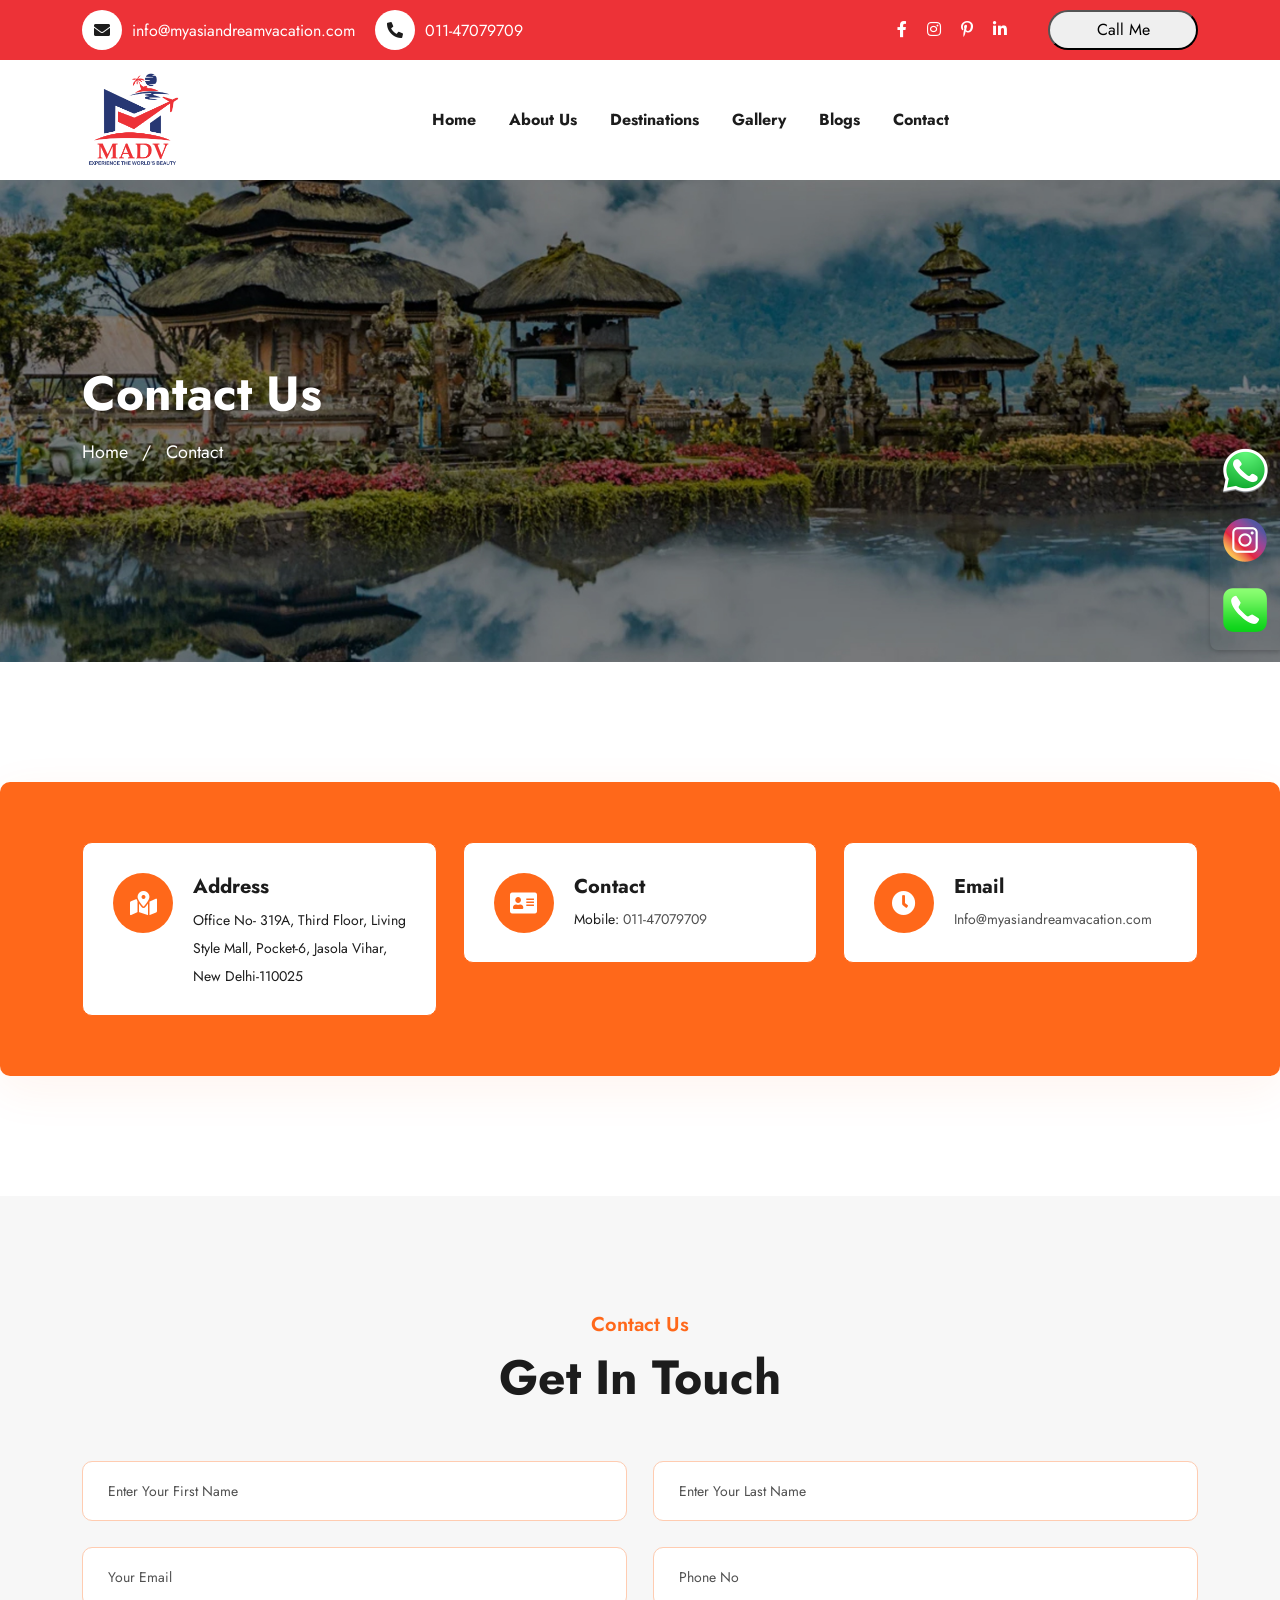
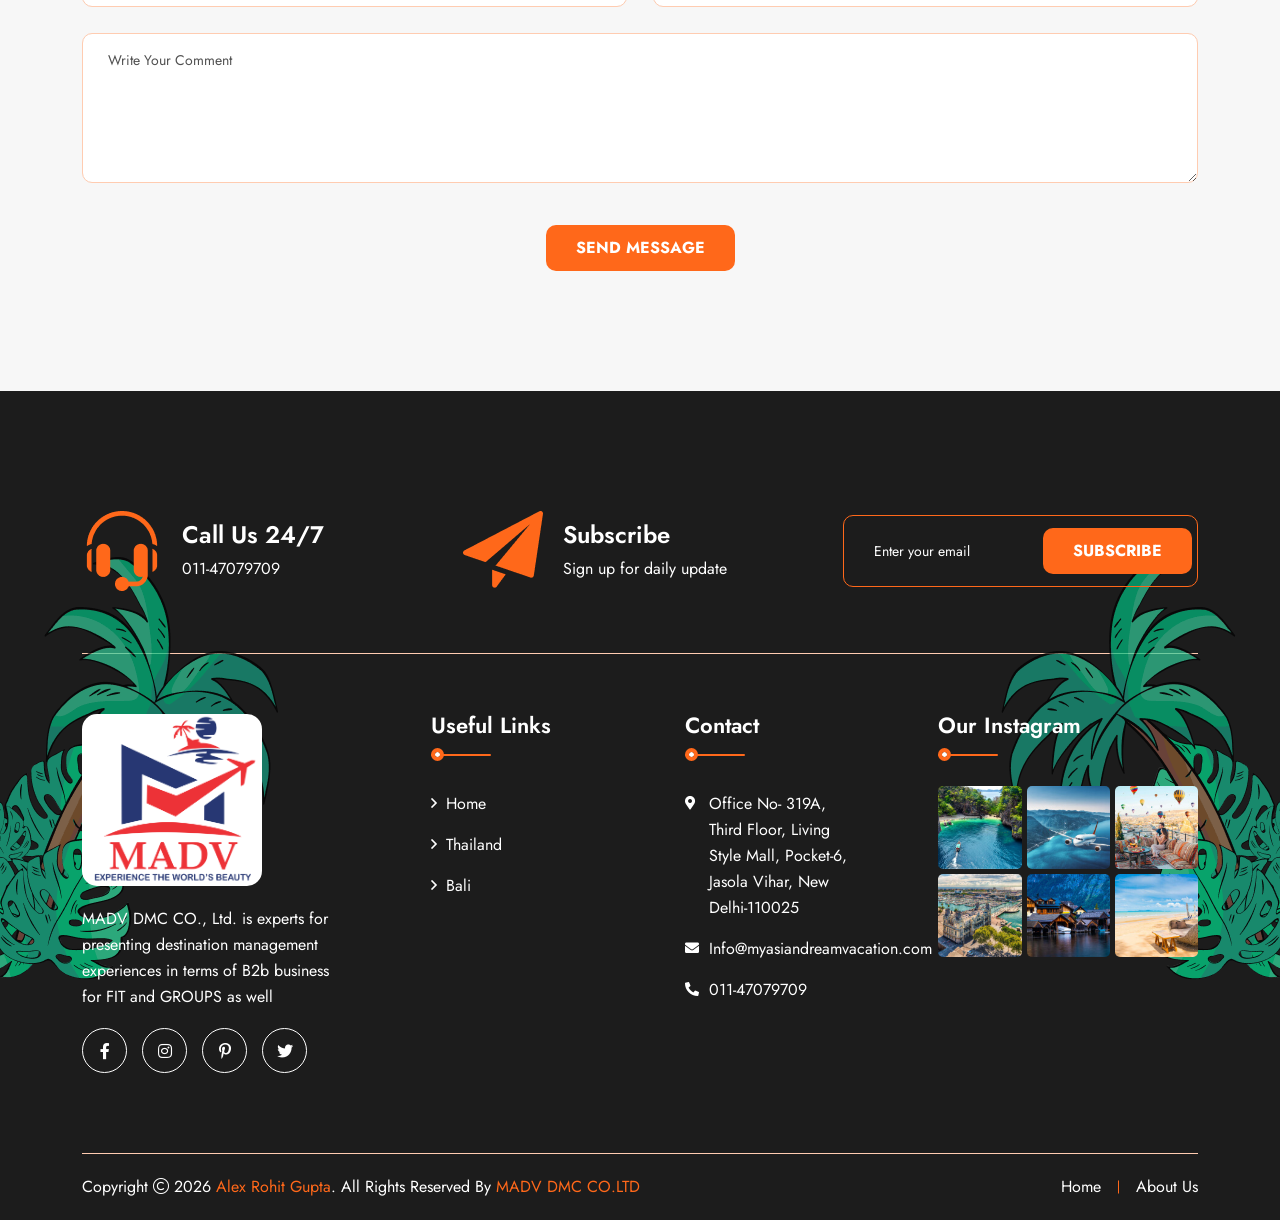
<file: contact.html>
<!DOCTYPE html>
<html class="no-js" lang="zxx">

  <head>
    <meta charset="utf-8">
    <meta http-equiv="x-ua-compatible" content="ie=edge">
    <title> MADV DMC CO., Ltd. - We are Destination Management Company for
      Bali, Thailand, Malaysia & Singapore. || Contact Us </title>
    <meta name="author" content="Alex Rohit Gupta">
    <meta name="description"
      content="Experience the best of Asia with vibrant cultures, breathtaking landscapes, and unforgettable adventures on your dream vacation!">
    <meta name="keywords"
      content="TourAndTravel, TravelAdventures, ExploreTheWorld, Wanderlust, TravelGoals, VacationTime, AdventureAwaits, DiscoverDestinations">
    <meta name="robots" content="INDEX,FOLLOW">

    <!-- Mobile Specific Metas -->
    <meta name="viewport"
      content="width=device-width, initial-scale=1, shrink-to-fit=no">

    <!-- Favicons - Place favicon.ico in the root directory -->
    <link rel="icon" type="image/png" href="assets/img/favicons/favicon.png">
    <meta name="msapplication-TileColor" content="#ffffff">
    <meta name="theme-color" content="#ffffff">

    <!--============================== 
	  Google Fonts
	============================== -->
    <link rel="preconnect" href="https://fonts.googleapis.com/" />
    <link rel="preconnect" href="https://fonts.gstatic.com/" crossorigin />
    <link
      href="https://fonts.googleapis.com/css2?family=Jost:wght@400;500;600;700;800&amp;display=swap"
      rel="stylesheet" />

    <!--==============================
	    All CSS File
	============================== -->
    <!-- Bootstrap -->
    <!-- <link rel="stylesheet" href="assets/css/app.min.css"> -->
    <link rel="stylesheet" href="assets/css/bootstrap.min.css" />
    <!-- Fontawesome Icon -->
    <link rel="stylesheet" href="assets/css/fontawesome.min.css" />
    <!-- jquery Ui CSS -->
    <link rel="stylesheet" href="assets/css/jquery-ui.min.css" />
    <!-- Magnific Popup -->
    <link rel="stylesheet" href="assets/css/magnific-popup.min.css" />
    <!-- Slick Slider -->
    <link rel="stylesheet" href="assets/css/slick.min.css" />
    <!-- Theme Custom CSS -->
    <link rel="stylesheet" href="assets/css/style.css" />
  </head>

  <body>
    <!--********************************
  Code Start From Here 
	******************************** -->

    <!--==============================
    Mobile Menu
  ============================== -->
  <div class="vs-menu-wrapper">
    <div class="vs-menu-area text-center">
      <button class="vs-menu-toggle"><i class="fal fa-times"></i></button>
      <div class="mobile-logo">
        <a href="/"><img src="./assets/img/logo_mdv.png" alt="Travolo"></a>
      </div>
      <div class="vs-mobile-menu">
        <ul>
          <li class="menu-item-has-children">
            <a href="/">Home</a>
          </li>
          <li class="menu-item-has-children">
            <a href="about.html">About Us</a>
          </li>
          <li class="menu-item-has-children">
            <a href="#">Destinations</a>
            <ul class="sub-menu">
              <li><a href="Thailand.html">Thailand</a></li>
              <li><a href="Bali.html">Bali</a></li>
             
              <!-- <li><a href="Malaysia.html">
                  Malaysia</a></li>
              <li><a href="Singapore.html">Singapore</a></li> -->
            </ul>
          </li>

          <li class="menu-item-has-children">
            <a href="./assets/img/madvpdf.pdf">Gallery</a>

          </li>

          <li class="menu-item-has-children">
            <a href="#">Blog</a>
            <ul class="sub-menu">
              <li><a href="blog-grid.html">Blog Grid</a></li>
              <li><a href="blog-details.html">Blog Details</a></li>
            </ul>
          </li>
          <li>
            <a href="contact.html">Contact</a>
          </li>
        </ul>
      </div>
    </div>
  </div>

  <!--==============================
  Sidemenu
============================== -->
  <div class="sidemenu-wrapper offcanvas-wrapper d-none d-lg-block">
    <div class="sidemenu-content">
      <button class="closeButton sideMenuCls">
        <i class="far fa-times"></i>
      </button>
      <div class="widget">
        <div class="vs-widget-about">
          <div class="footer-logo">
            <a href="/"><img src="assets/img/logo.svg" alt="Travolo"></a>
          </div>
          <p class="footer-text">
            Ut tellus dolor, dapibus eget, elementum ifend cursus eleifend,
            elit. Aenea ifen dn tor wisi Aliquam er at volutpat. Dui ac tui
            end cursus eleifendrpis.
          </p>
          <div class="info-social style2">
            <a href="#"><i class="fab fa-facebook-f"></i></a>
            <a href="#"><i class="fab fa-twitter"></i></a>
            <a href="#"><i class="fab fa-linkedin-in"></i></a>
            <a href="#"><i class="fab fa-google"></i></a>
          </div>
        </div>
      </div>
      <div class="widget">
        <h3 class="widget_title">Recent Articles</h3>
        <div class="recent-post-wrap">
          <div class="recent-post">
            <div class="media-img">
              <a href="blog-details.html"><img
                  src="assets/img/blog/recent-post1.jpg" alt="Blog Image"></a>
            </div>
            <div class="media-body">
              <div class="recent-post-meta">
                <i class="fal fa-calendar-alt"></i>
                <a href="blog.html">December 15, 2022</a>
              </div>
              <h4 class="post-title">
                <a class="text-inherit" href="blog-details.html">We are Giving
                  Amazing Tour for VIP</a>
              </h4>
            </div>
          </div>
          <div class="recent-post">
            <div class="media-img">
              <a href="blog-details.html"><img
                  src="assets/img/blog/recent-post2.jpg" alt="Blog Image"></a>
            </div>
            <div class="media-body">
              <div class="recent-post-meta">
                <i class="fal fa-calendar-alt"></i>
                <a href="blog.html">March 13, 2022</a>
              </div>
              <h4 class="post-title">
                <a class="text-inherit" href="blog-details.html">The journey
                  journal chronicles of a wandering soul</a>
              </h4>
            </div>
          </div>
          <div class="recent-post">
            <div class="media-img">
              <a href="blog-details.html"><img
                  src="assets/img/blog/recent-post3.jpg" alt="Blog Image"></a>
            </div>
            <div class="media-body">
              <div class="recent-post-meta">
                <i class="fal fa-calendar-alt"></i>
                <a href="blog.html">Augest 23, 2022</a>
              </div>
              <h4 class="post-title">
                <a class="text-inherit" href="blog-details.html">Roam And
                  Revel captivating at tellus.</a>
              </h4>
            </div>
          </div>
        </div>
      </div>
    </div>
  </div>

  <!-- ==============================
  Header Area
============================== -->
  <header class="vs-header header-layout3">
    <div class="container">
      <div class="header-top">
        <div class="row justify-content-between align-items-center">
          <div class="col d-none d-lg-block">
            <ul class="header-contact">
              <li><i class="fas fa-envelope"></i> <a
                  href="mailto:info@myasiandreamvacation.com">
                  info@myasiandreamvacation.com</a>
              </li>
              <li><i class="fas fa-phone-alt"></i> <a
                  href="tel:011-47079709">011-47079709</a></li>
            </ul>
          </div>
          <div class="col-auto">
            <div class="header-social">
              <a href="#"><i class="fab fa-facebook-f"></i></a>
              <a href="#"><i class="fab fa-instagram"></i></a>
              <a href="#"><i class="fab fa-pinterest-p"></i></a>
              <a href="#"><i class="fab fa-linkedin-in"></i></a>
            </div>
          </div>
          <div class="col-auto d-flex ">
            <!-- <div class="header-dropdown">
            <a class="dropdown-toggle" href="#" role="button" id="dropdownMenuLink1" data-bs-toggle="dropdown"
              aria-expanded="false">English</a>
            <ul class="dropdown-menu" aria-labelledby="dropdownMenuLink1">
              <li>
                <a href="#">German</a>
                <a href="#">French</a>
                <a href="#">Italian</a>
                <a href="#">Latvian</a>
                <a href="#">Spanish</a>
                <a href="#">Greek</a>
              </li>
            </ul>
          </div> -->
            <div class="padding-both">
              <a href="tel:011-47079709"> <button
                  style="width: 150px;height: 40px;border-radius: 30px;"> Call
                  Me</button> </a>
            </div>
            <!-- <a class="user-btn" href="sign-up.html"><i class="far fa-user-circle"></i></a> -->
          </div>
        </div>
      </div>
    </div>
    <div class="sticky-wrapper">
      <div class="sticky-active">
        <div class="container position-relative z-index-common">
          <div class="row align-items-center justify-content-between">
            <div class="col-auto">
              <div class="vs-logo">
                <a href="/"><img src="assets/img/logo_mdv.png" alt="logo"></a>
              </div>
            </div>
            <div class="col text-end text-xl-center">
              <nav class="main-menu  menu-style1 d-none d-lg-block">
                <ul>
                  <li class="menu-item-has-children">
                    <a href="/">Home</a>
                  </li>
                  <li class="menu-item-has-children">
                    <a href="about.html">About Us</a>

                  </li>
                  <li class="menu-item-has-children">
                    <a href="#">Destinations</a>
                    <ul class="sub-menu">
                      <li><a href="Thailand.html">Thailand</a></li>
                      <li><a href="Bali.html">Bali</a></li>
                     
                      <!-- <li><a href="Malaysia.html">
                          Malaysia</a></li>
                      <li><a
                          href="Singapore.html">Singapore</a></li> -->
                    </ul>
                  </li>
                  <li class="menu-item-has-children mega-menu-wrap">
                    <a href="./assets/img/madvpdf.pdf">Gallery</a>
                    <!-- <ul class="mega-menu">
                    <li>
                      <a href="shop.html">Pagelist 1</a>
                      <ul>
                        <li><a href="index.html">Home One</a></li>
                        <li><a href="index-2.html">Home Two</a></li>
                        <li><a href="index-3.html">Home Three</a></li>
                        <li><a href="index-4.html">Home Four</a></li>
                        <li><a href="index-5.html">Home Five</a></li>
                        <li><a href="index-6.html">Home Six</a></li>
                      </ul>
                    </li>
                    <li>
                      <a href="#">Pagelist 2</a>
                      <ul>
                        <li><a href="about.html">About Us</a></li>
                        <li><a href="destinations.html">Destinations</a></li>
                        <li><a href="destination-details.html">Destinations Details</a></li>
                        <li><a href="tours.html">Tours List</a></li>
                        <li><a href="tour-booking.html">Tour Booking</a></li>
                      </ul>
                    </li>
                    <li>
                      <a href="#">Pagelist 3</a>
                      <ul>
                        <li><a href="shop.html">Shop</a></li>
                        <li><a href="shop-details.html">Shop Details</a></li>
                        <li><a href="cart.html">Cart</a></li>
                        <li><a href="checkout.html">Checkout</a></li>
                        <li><a href="blog.html">Blog List</a></li>
                      </ul>
                    </li>
                    <li>
                      <a href="#">Pagelist 4</a>
                      <ul>
                        <li><a href="blog-grid.html">Blog Grid</a></li>
                        <li><a href="blog-details.html">Blog Details</a></li>
                        <li><a href="error.html">Error Page</a></li>
                      </ul>
                    </li>
                  </ul> -->
                  </li>
                  <!-- <li class="menu-item-has-children">
                  <a href="#">Tours</a>
                  <ul class="sub-menu">
                    <li><a href="tours.html">Tours List</a></li>
                    <li><a href="tour-booking.html">Tour Booking</a></li>
                  </ul>
                </li> -->
                  <li class="menu-item-has-children">
                    <a href="blog-grid.html">Blogs</a>
                  </li>
                  <!-- <li class="menu-item-has-children">
                  <a href="#">Blog</a>
                  <ul class="sub-menu">
                    <li><a href="blog.html">Blog List</a></li>
                    <li><a href="blog-grid.html">Blog Grid</a></li>
                    <li><a href="blog-details.html">Blog Details</a></li>
                  </ul>
                </li> -->
                  <li>
                    <a href="contact.html">Contact</a>
                  </li>
                </ul>
              </nav>
              <button class="vs-menu-toggle d-inline-block d-lg-none"><i
                  class="fal fa-bars"></i></button>
            </div>
            <div class="col-auto d-none d-xl-block">
              <div class="header-btns">
                <!-- <a href="tel:011-47079709"><button>  Book An Appointment </button> </a> -->
                <!-- <button class="sideMenuToggler"><i class="fal fa-bars"></i> </button> -->
              </div>
            </div>
          </div>
        </div>
      </div>
    </div>
  </header>
    <!--==============================
    Header Area End
  ==============================-->

    <!--==============================
	  Hero area Start
	==============================-->
    <div class="breadcumb-wrapper"
      data-bg-src="assets/img/breadcumb/breadcumb-bg.jpg">
      <div class="container z-index-common">
        <div class="breadcumb-content">
          <h1 class="breadcumb-title">Contact Us</h1>
          <div class="breadcumb-menu-wrap">
            <ul class="breadcumb-menu">
              <li><a href="index.html">Home</a></li>
              <li>Contact</li>
            </ul>
          </div>
        </div>
      </div>
    </div>
    <!--==============================
	  Hero Area End
	==============================-->

    <!--==============================
	  Contact box Area Start
	==============================-->
    <section class="space contact-box_wrapper">
      <div class="outer-wrap">
        <div class="container">
          <div class="row">
            <div class="col-lg-4 col-md-6">
              <div class="contact-box">
                <div class="contact-box_icon">
                  <i class="fas fa-map-marked-alt"></i>
                </div>
                <h3 class="contact-box__title h5">Address</h3>
                <p class="contact-box__text">
                  Office No- 319A, Third Floor, Living Style Mall, Pocket-6,
                  Jasola Vihar, New Delhi-110025
                </p>
              </div>
            </div>
            <div class="col-lg-4 col-md-6">
              <div class="contact-box">
                <div class="contact-box_icon">
                  <i class="fas fa-address-card"></i>
                </div>
                <h3 class="contact-box__title h5">Contact</h3>
                <ul class="contact-box_list">
                  <li>Mobile: <a href="tel:011-47079709">011-47079709</a></li>
                  <!-- <li>Hotline: <a href="#123456789">123456789</a></li> -->
                </ul>
              </div>
            </div>
            <div class="col-lg-4 col-md-6">
              <div class="contact-box">
                <div class="contact-box_icon">
                  <i class="fas fa-clock"></i>
                </div>
                <h3 class="contact-box__title h5">Email</h3>
                <ul class="contact-box_list">
                  <li><a href="tel:011-47079709"> Info@myasiandreamvacation.com </a> </li>
                 
                </ul>
              </div>
            </div>
          </div>
        </div>
      </div>
    </section>
    <!--==============================
	  Contact box Area End
	==============================-->

    <!--==============================
	  Contact Form Area End
	==============================-->
    <div class="space bg-light">
      <div class="container">
        <div class="row justify-content-center text-center">
          <div class="col-xxl-6 col-xl-6 col-lg-6 col-md-6">
            <div class="title-area">
              <span class="sec-subtitle">Contact Us</span>
              <h2 class="sec-title h1">Get In Touch</h2>
              <!-- <p class="sec-text">
                Curabitur aliquet quam id dui posuere blandit. Vivamus magna
                justo, lacinia eget consectetur sed, convgallis at tellus.
                Vestibulum ac diam sit.
              </p> -->
            </div>
          </div>
        </div>
        <!-- class="ajax-contact" -->
        <form action="mail.php" method="post">
          <div class="row justify-content-center">
            <div class="col-md-6 form-group">
              <input type="text" placeholder="Enter Your First Name"
                name="name" id="fname" class="form-control"
                required />
            </div>
            <div class="col-md-6 form-group">
              <input type="text" placeholder="Enter Your Last Name" name="lname"
                id="lname" class="form-control"
                required />
            </div>
            <div class="col-md-6 form-group">
              <input type="email" placeholder="Your Email" name="email"
                id="email" class="form-control" required />
            </div>
            <div class="col-md-6 form-group">
              <input type="number" placeholder="Phone No" name="phoneno"
                id="phone" class="form-control" required />
            </div>
            <div class="form-group col-12">
              <textarea placeholder="Write Your Comment" name="message"
                id="message" class="form-control"
                required></textarea>
            </div>
            <div class="col-md-auto pt-lg-3">
              <button type="submit" class="vs-btn style4">Send Message</button>
            </div>
          </div>
        </form>
        <p class="form-messages text-center mb-0 mt-3"></p>
      </div>
    </div>
    <!--==============================
	  Contact Form Area End
	==============================-->

  <div class="social-media">
    <!-- <a href="https://www.facebook.com/people/MADV-DMC-CO-LTD/61555682427023/" target="_blank"> <img src="./assets/img/social_media/fb.png" width="50px" alt="demo" loading="lazy"> </a> -->
    <a href="https://wa.me/+919718137357" target="_blank"><img src="./assets/img/social_media/whatsapp.png" width="50px" alt="demo" loading="lazy"> </a>
    <a href="https://www.instagram.com/madv_dmc_co_ltd/" target="_blank"><img src="./assets/img/social_media/insta.png" width="50px" alt="demo" loading="lazy"></a>

    <a href="https://www.instagram.com/madv_dmc_co_ltd/" target="_blank"><img src="./assets/img/social_media/call.png" width="50px" alt="demo" loading="lazy"></a>
</div>
    <!--==============================
	  Footer Area
	==============================-->
  <footer class="footer-wrapper footer-layout1 shape-mockup-wrap">
    <div class="shape-mockup d-none d-xl-block jump z-index-negative"
      data-top="20%" data-left="0%">
      <img src="assets/img/shape/tree-left.png" alt="svg">
    </div>
    <div class="shape-mockup d-none d-xl-block jump z-index-negative"
      data-top="20%" data-right="0%">
      <img src="assets/img/shape/tree-right.png" alt="svg">
    </div>
    <div class="container ">
      <div class="footer-newsletter2 space-top">
        <div class="row align-items-center justify-content-center">
          <div class="col-lg-4 col-md-6 col-sm-6">
            <div class="newsletter-style2">
              <div class="newsletter-img">
                <img src="assets/img/shape/call.png" alt="image">
              </div>
              <h3 class="newsletter-text">Call Us 24/7</h3>
              <a href="tel:011-47079709">
                011-47079709</a>
            </div>
          </div>
          <div class="col-lg-4 col-md-6 col-sm-6">
            <div class="newsletter-style2">
              <div class="newsletter-img">
                <img src="assets/img/shape/share.png" alt="image">
              </div>
              <h3 class="newsletter-text">Subscribe</h3>
              <a href="contact.html">Sign up for daily update</a>
            </div>
          </div>
          <div class="col-lg-4 col-md-6 col-sm-12">
            <form class="form-group">
              <input type="email" class="form-control"
                placeholder="Enter your email">
              <button class="vs-btn style4" type="submit">Subscribe</button>
            </form>
          </div>
        </div>
      </div>
    </div>
    <div class="widget-area2">
      <div class="container">
        <div class="row g-5 justify-content-between">
          <div class="col-md-6 col-xl-3">
            <div class="widget footer-widget">
              <div class="vs-widget-about">
                <div class="footer-logo"
                  style="background: #fff;border-radius: 15px;">
                  <a href="/"><img src="assets/img/logo_mdv.png"
                      alt="alex rohit gupta" class="logo" width="180px"
                      loading="lazy" /></a>
                </div>
                <p class="footer-text">
                  MADV DMC CO., Ltd. is experts for presenting
                  destination management experiences in terms of B2b business
                  for FIT and GROUPS as well
                </p>
                <div class="social-style1">
                  <a href="#" target="_blank"><i
                      class="fab fa-facebook-f"></i></a>
                  <a href="#" target="_blank"><i
                      class="fab fa-instagram"></i></a>
                  <a href="#" target="_blank"><i
                      class="fab fa-pinterest-p"></i></a>
                  <a href="#" target="_blank"><i
                      class="fab fa-twitter"></i></a>
                </div>
              </div>
            </div>
          </div>
          <div class="col-md-6 col-xl-2">
            <div class="widget widget_nav_menu footer-widget">
              <h3 class="widget_title">Useful Links</h3>
              <div class="menu-all-pages-container">
                <ul class="menu">
                  <li><a href="index.html"><i class="far fa-angle-right"></i>
                      Home</a></li>
                      <li><a href="Thailand.html"><i
                        class="far fa-angle-right"></i>
                      Thailand </a></li>
                  <li><a href="destinations.html"><i
                        class="far fa-angle-right"></i> Bali</a></li>
                  
                  <!-- <li><a href="Malaysia.html"><i
                        class="far fa-angle-right"></i>
                      Malaysia</a></li>
                  <li><a href="Singapore.html"><i
                        class="far fa-angle-right"></i>
                      Singapore</a></li> -->
                </ul>
              </div>
            </div>
          </div>
          <div class="col-md-6 col-xl-2">
            <div class="widget widget_nav_menu footer-widget footer-contact">
              <h3 class="widget_title">Contact</h3>
              <div class="menu-all-pages-container">
                <ul class="menu">
                  <li><a href="#"><i class="fas fa-map-marker-alt"></i>
                      Office No- 319A, Third Floor, Living Style Mall,
                      Pocket-6, Jasola Vihar, New Delhi-110025
                    </a></li>
                  <li><a href="mailto:Info@myasiandreamvacation.com"><i
                        class="fas fa-envelope"></i>
                      Info@myasiandreamvacation.com </a></li>
                  <li><a href="tel:011-47079709"><i
                        class="fas fa-phone-alt"></i>011-47079709</a></li>
                </ul>
              </div>
            </div>
          </div>
          <div class="col-md-6 col-xl-3">
            <div class="widget footer-widget">
              <h4 class="widget_title">Our Instagram</h4>
              <div class="sidebar-gallery">
                <a href="assets/img/footer/insta1.jpg"
                  class="popup-image"><img src="assets/img/footer/insta1.jpg"
                    alt="Gallery Image" class="w-100" />
                </a>
                <a href="assets/img/footer/insta2.jpg"
                  class="popup-image"><img src="assets/img/footer/insta2.jpg"
                    alt="Gallery Image" class="w-100" />
                </a>
                <a href="assets/img/footer/insta3.jpg"
                  class="popup-image"><img src="assets/img/footer/insta3.jpg"
                    alt="Gallery Image" class="w-100" />
                </a>
                <a href="assets/img/footer/insta4.jpg"
                  class="popup-image"><img src="assets/img/footer/insta4.jpg"
                    alt="Gallery Image" class="w-100" />
                </a>
                <a href="assets/img/footer/insta5.jpg"
                  class="popup-image"><img src="assets/img/footer/insta5.jpg"
                    alt="Gallery Image" class="w-100" />
                </a>
                <a href="assets/img/footer/insta6.jpg"
                  class="popup-image"><img src="assets/img/footer/insta6.jpg"
                    alt="Gallery Image" class="w-100" />
                </a>
              </div>
            </div>
          </div>
        </div>
      </div>
    </div>
    <div class="container">
      <div class="copyright-wrap">
        <div class="row justify-content-between align-items-center">
          <div class="col-lg-auto">
            <p class="copyright-text">Copyright <i
                class="fal fa-copyright"></i>
              <script>document.write(new Date().getFullYear())</script> <a
                href="https://alexrohitgupta.sseotool.co.in/"
                target="_blank">Alex Rohit Gupta</a>.
              All Rights Reserved By <a
                href="/"> MADV DMC CO.LTD </a>
            </p>
          </div>
          <div class="col-auto d-none d-lg-block">
            <div class="copyright-menu">
              <ul class="list-unstyled">
                <li><a href="#">Home</a></li>
                <li><a href="about.html">About Us</a></li>
              </ul>
            </div>
          </div>
        </div>
      </div>
    </div>
  </footer>
    <!--********************************
    Code Ends Here 
	******************************** -->

    <!-- Scroll To Top -->
    <a href="#" class="scrollToTop scroll-btn"><i
        class="far fa-arrow-up"></i></a>

    <!--==============================
    All Js File
============================== -->
    <!-- Jquery -->
    <script src="assets/js/vendor/jquery-3.6.0.min.js"></script>
    <!-- Slick Slider -->
    <script src="assets/js/slick.min.js"></script>
    <!-- Bootstrap -->
    <script src="assets/js/bootstrap.min.js"></script>
    <!-- Magnific Popup -->
 <script src="assets/js/jquery.magnific-popup.min.js"></script>
    <!-- jquery Ui -->
    <script src="assets/js/jquery-ui.min.js"></script>
    <!-- Circle Progress -->
    <script src="assets/js/circle-progress.min.js"></script>
    <!-- isotope -->
    <script src="assets/js/imagesLoaded.js"></script>
    <script src="assets/js/isotope.js"></script>
    <!-- Wow.js -->
    <script src="assets/js/wow.min.js"></script>
    <!-- Main Js File -->
    <script src="assets/js/main.js"></script>
  </body>
</html>
</file>
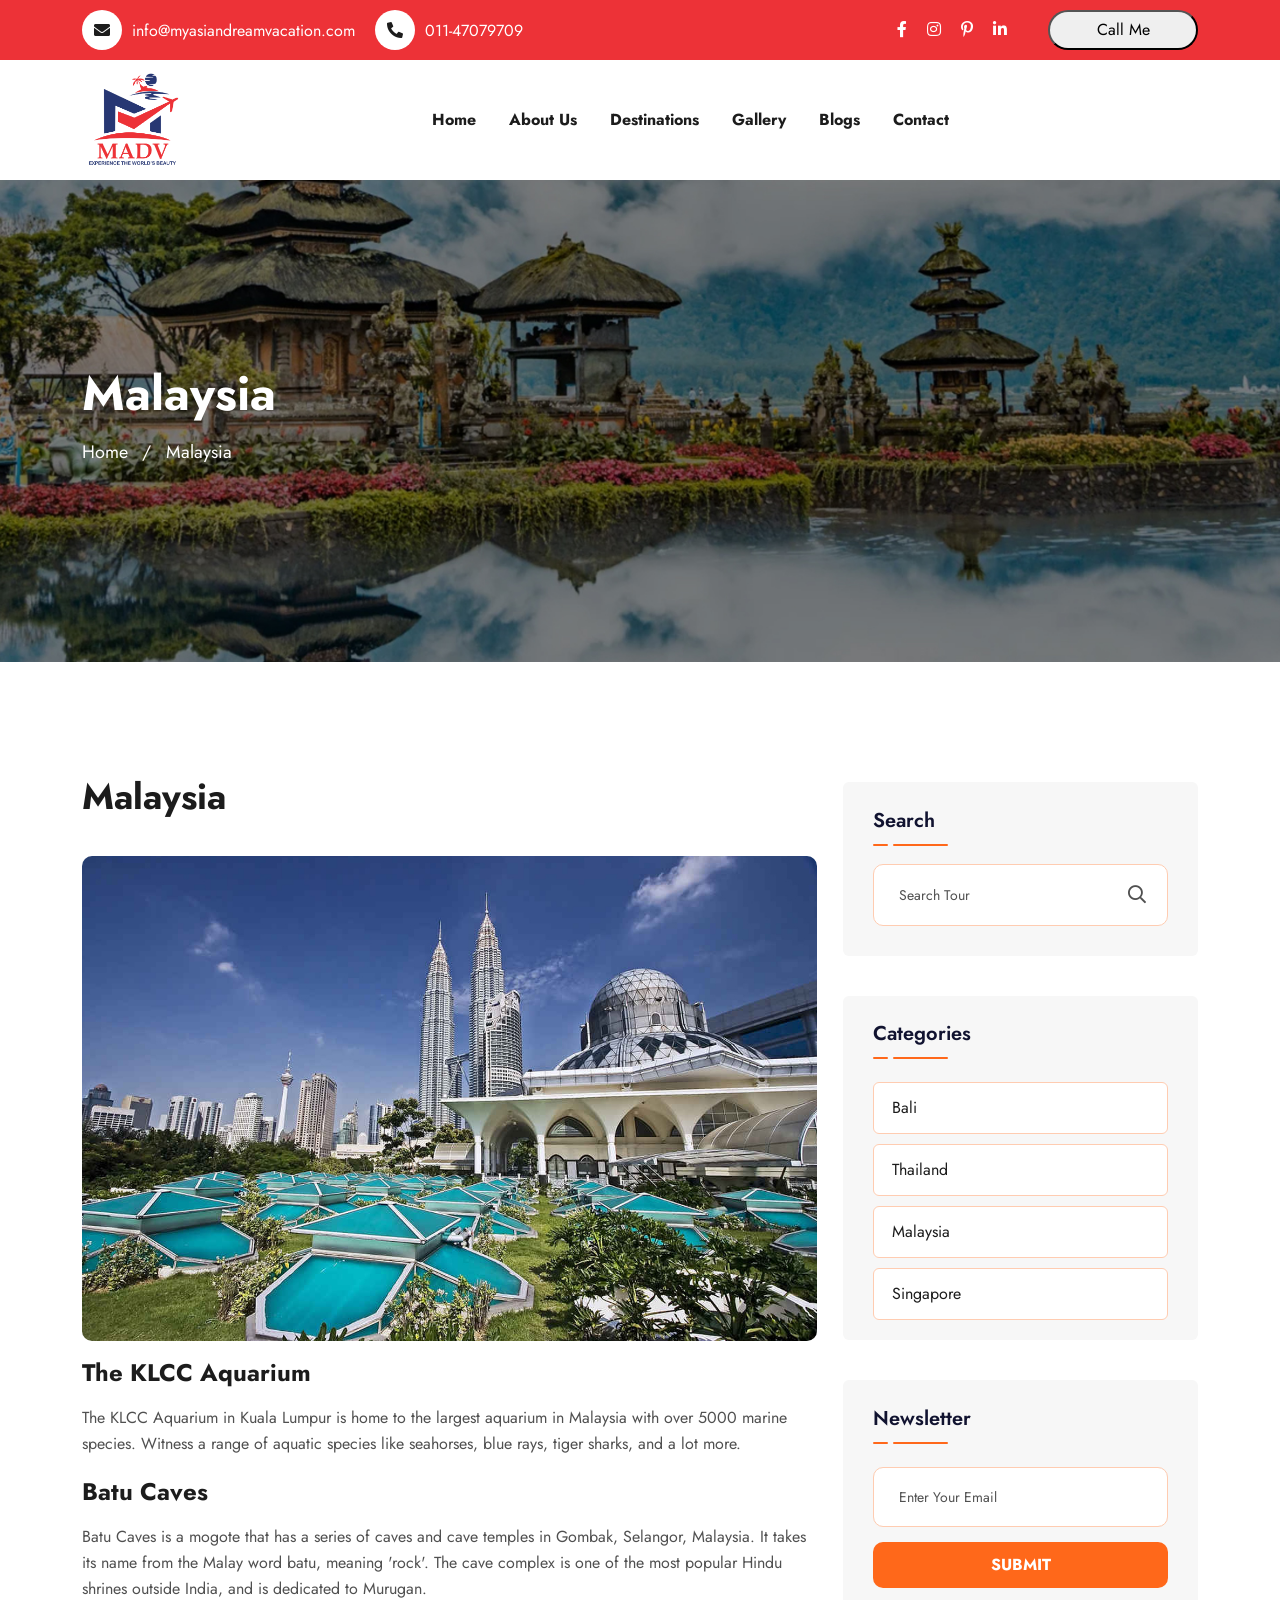
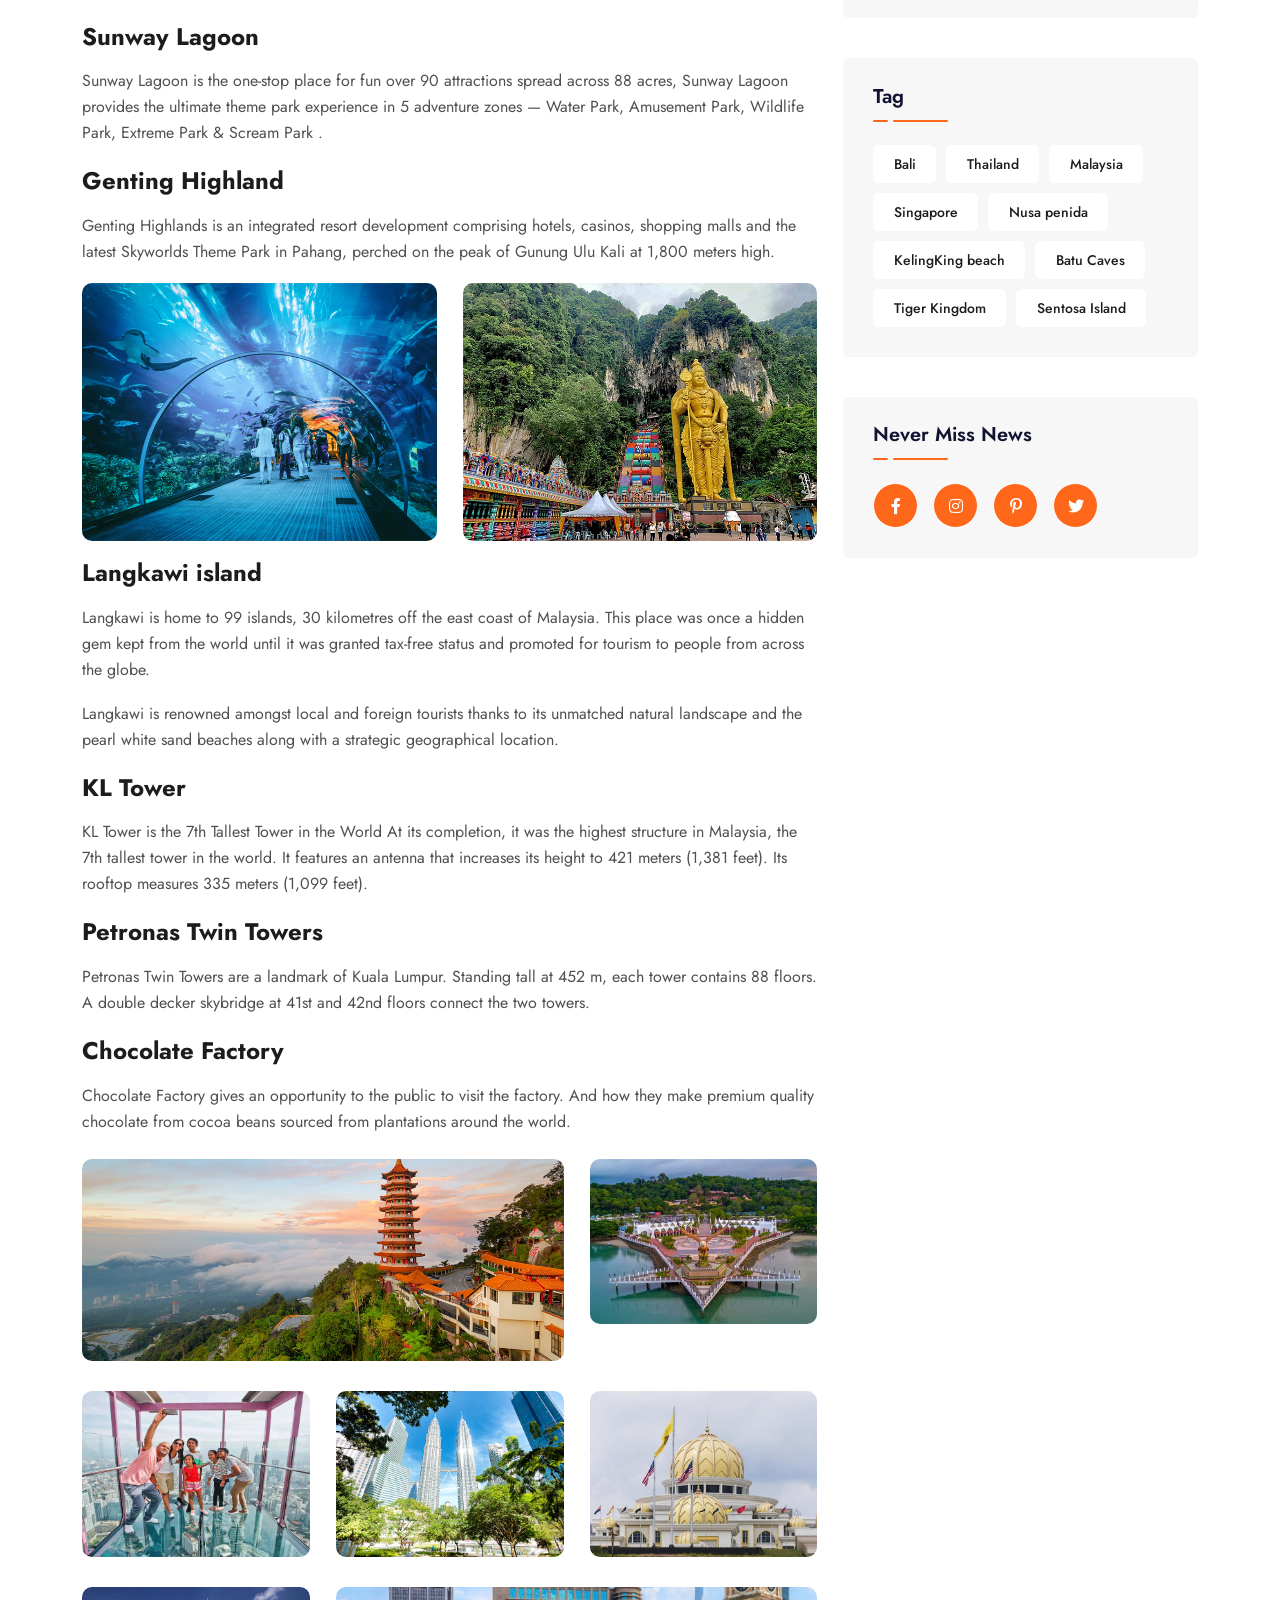
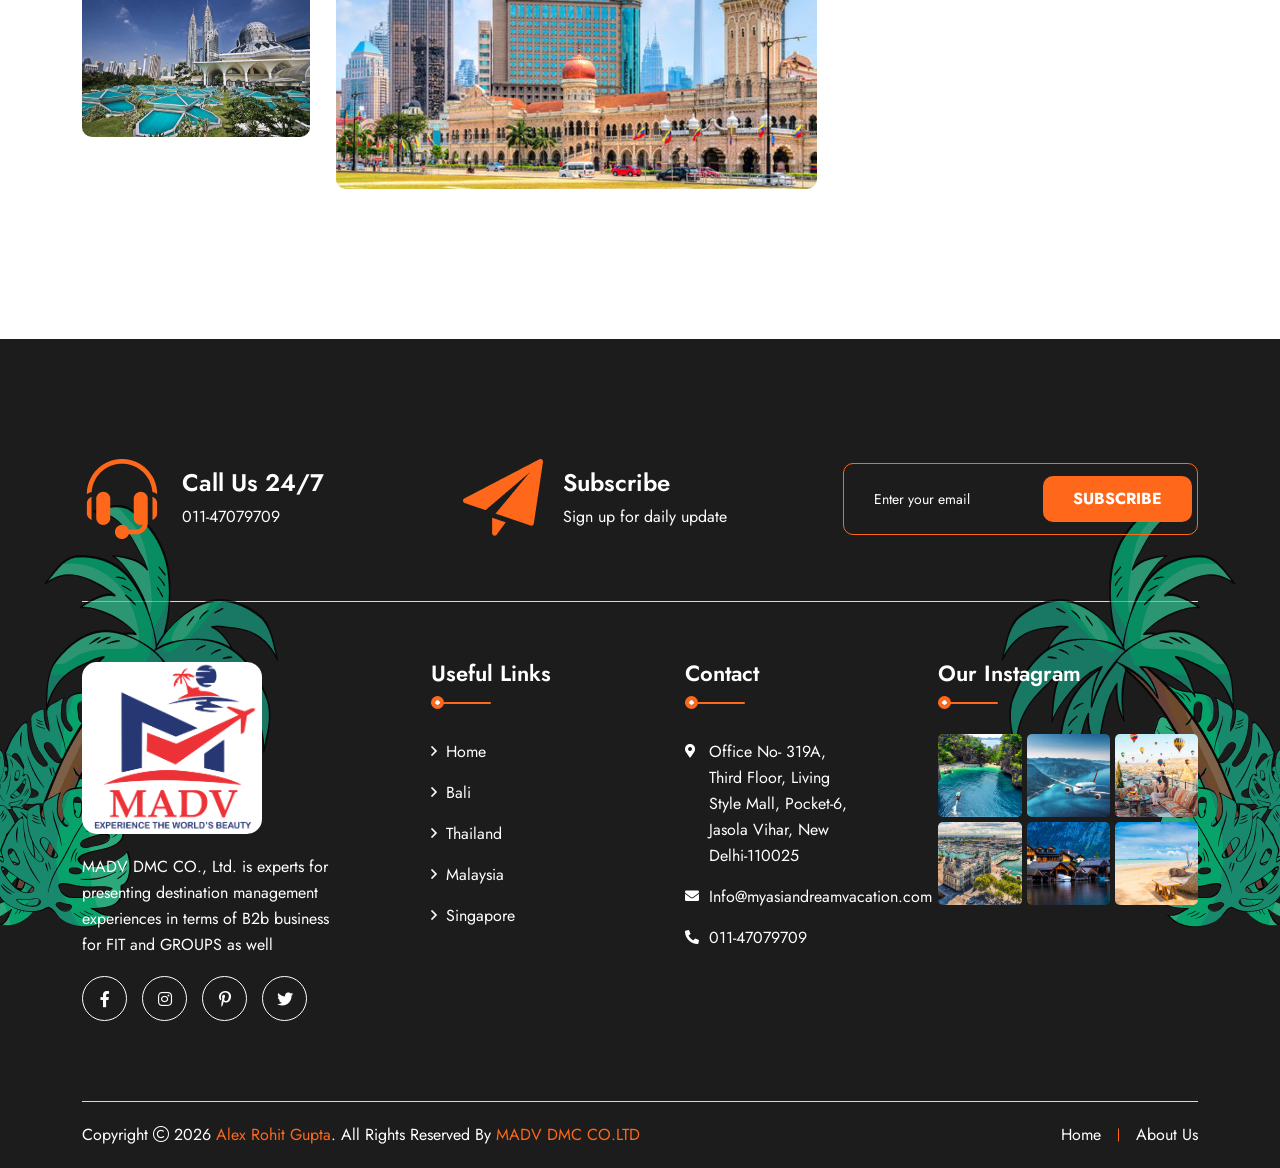
<file: Malaysia.html>
<!DOCTYPE html>
<html class="no-js" lang="zxx">

  <head>
    <meta charset="utf-8">
    <meta http-equiv="x-ua-compatible" content="ie=edge">
    <title> MADV DMC CO., Ltd. - We are Destination Management Company for
      Bali, Thailand, Malaysia & Singapore. || Malaysia </title>
    <meta name="author" content="Alex Rohit Gupta">
    <meta name="description"
      content="Experience the best of Asia with vibrant cultures, breathtaking landscapes, and unforgettable adventures on your dream vacation!">
    <meta name="keywords"
      content="TourAndTravel, TravelAdventures, ExploreTheWorld, Wanderlust, TravelGoals, VacationTime, AdventureAwaits, DiscoverDestinations">
    <meta name="robots" content="INDEX,FOLLOW">

    <!-- Mobile Specific Metas -->
    <meta name="viewport"
      content="width=device-width, initial-scale=1, shrink-to-fit=no">

    <!-- Favicons - Place favicon.ico in the root directory -->
    <link rel="icon" type="image/png" href="assets/img/favicons/favicon.png">
    <meta name="msapplication-TileColor" content="#ffffff">
    <meta name="theme-color" content="#ffffff">

    <!--==============================
	  Google Fonts
	============================== -->
    <link rel="preconnect" href="https://fonts.googleapis.com/" />
    <link rel="preconnect" href="https://fonts.gstatic.com/" crossorigin />
    <link
      href="https://fonts.googleapis.com/css2?family=Jost:wght@400;500;600;700;800&amp;display=swap"
      rel="stylesheet" />

    <!--==============================
	    All CSS File
	============================== -->
    <!-- Bootstrap -->
    <!-- <link rel="stylesheet" href="assets/css/app.min.css"> -->
    <link rel="stylesheet" href="assets/css/bootstrap.min.css" />
    <!-- Fontawesome Icon -->
    <link rel="stylesheet" href="assets/css/fontawesome.min.css" />
    <!-- Magnific Popup -->
    <link rel="stylesheet" href="assets/css/magnific-popup.min.css" />
    <!-- Slick Slider -->
    <link rel="stylesheet" href="assets/css/slick.min.css" />
    <!-- Theme Custom CSS -->
    <link rel="stylesheet" href="assets/css/style.css" />
  </head>

  <body>
    <!--********************************
  Code Start From Here 
	******************************** -->

    <!--==============================
    Sidemenu
  ============================== -->
  <div class="vs-menu-wrapper">
    <div class="vs-menu-area text-center">
      <button class="vs-menu-toggle"><i class="fal fa-times"></i></button>
      <div class="mobile-logo">
        <a href="/"><img src="./assets/img/logo_mdv.png" alt="Travolo"></a>
      </div>
      <div class="vs-mobile-menu">
        <ul>
          <li class="menu-item-has-children">
            <a href="/">Home</a>
          </li>
          <li class="menu-item-has-children">
            <a href="about.html">About Us</a>
          </li>
          <li class="menu-item-has-children">
            <a href="#">Destinations</a>
            <ul class="sub-menu">
              <li><a href="Bali.html">Bali</a></li>
              <li><a href="Thailand.html">Thailand</a></li>
              <li><a href="Malaysia.html">
                  Malaysia</a></li>
              <li><a href="Singapore.html">Singapore</a></li>
            </ul>
          </li>

          <li class="menu-item-has-children">
            <a href="./assets/img/madvpdf.pdf">Gallery</a>

          </li>

          <li class="menu-item-has-children">
            <a href="#">Blog</a>
            <ul class="sub-menu">
              <li><a href="blog-grid.html">Blog Grid</a></li>
              <li><a href="blog-details.html">Blog Details</a></li>
            </ul>
          </li>
          <li>
            <a href="contact.html">Contact</a>
          </li>
        </ul>
      </div>
    </div>
  </div>

  <!--==============================
  Sidemenu
============================== -->
  <div class="sidemenu-wrapper offcanvas-wrapper d-none d-lg-block">
    <div class="sidemenu-content">
      <button class="closeButton sideMenuCls">
        <i class="far fa-times"></i>
      </button>
      <div class="widget">
        <div class="vs-widget-about">
          <div class="footer-logo">
            <a href="/"><img src="assets/img/logo.svg" alt="Travolo"></a>
          </div>
          <p class="footer-text">
            Ut tellus dolor, dapibus eget, elementum ifend cursus eleifend,
            elit. Aenea ifen dn tor wisi Aliquam er at volutpat. Dui ac tui
            end cursus eleifendrpis.
          </p>
          <div class="info-social style2">
            <a href="#"><i class="fab fa-facebook-f"></i></a>
            <a href="#"><i class="fab fa-twitter"></i></a>
            <a href="#"><i class="fab fa-linkedin-in"></i></a>
            <a href="#"><i class="fab fa-google"></i></a>
          </div>
        </div>
      </div>
      <div class="widget">
        <h3 class="widget_title">Recent Articles</h3>
        <div class="recent-post-wrap">
          <div class="recent-post">
            <div class="media-img">
              <a href="blog-details.html"><img
                  src="assets/img/blog/recent-post1.jpg" alt="Blog Image"></a>
            </div>
            <div class="media-body">
              <div class="recent-post-meta">
                <i class="fal fa-calendar-alt"></i>
                <a href="blog.html">December 15, 2022</a>
              </div>
              <h4 class="post-title">
                <a class="text-inherit" href="blog-details.html">We are Giving
                  Amazing Tour for VIP</a>
              </h4>
            </div>
          </div>
          <div class="recent-post">
            <div class="media-img">
              <a href="blog-details.html"><img
                  src="assets/img/blog/recent-post2.jpg" alt="Blog Image"></a>
            </div>
            <div class="media-body">
              <div class="recent-post-meta">
                <i class="fal fa-calendar-alt"></i>
                <a href="blog.html">March 13, 2022</a>
              </div>
              <h4 class="post-title">
                <a class="text-inherit" href="blog-details.html">The journey
                  journal chronicles of a wandering soul</a>
              </h4>
            </div>
          </div>
          <div class="recent-post">
            <div class="media-img">
              <a href="blog-details.html"><img
                  src="assets/img/blog/recent-post3.jpg" alt="Blog Image"></a>
            </div>
            <div class="media-body">
              <div class="recent-post-meta">
                <i class="fal fa-calendar-alt"></i>
                <a href="blog.html">Augest 23, 2022</a>
              </div>
              <h4 class="post-title">
                <a class="text-inherit" href="blog-details.html">Roam And
                  Revel captivating at tellus.</a>
              </h4>
            </div>
          </div>
        </div>
      </div>
    </div>
  </div>

  <!-- ==============================
  Header Area
============================== -->
  <header class="vs-header header-layout3">
    <div class="container">
      <div class="header-top">
        <div class="row justify-content-between align-items-center">
          <div class="col d-none d-lg-block">
            <ul class="header-contact">
              <li><i class="fas fa-envelope"></i> <a
                  href="mailto:info@myasiandreamvacation.com">
                  info@myasiandreamvacation.com</a>
              </li>
              <li><i class="fas fa-phone-alt"></i> <a
                  href="tel:011-47079709">011-47079709</a></li>
            </ul>
          </div>
          <div class="col-auto">
            <div class="header-social">
              <a href="#"><i class="fab fa-facebook-f"></i></a>
              <a href="#"><i class="fab fa-instagram"></i></a>
              <a href="#"><i class="fab fa-pinterest-p"></i></a>
              <a href="#"><i class="fab fa-linkedin-in"></i></a>
            </div>
          </div>
          <div class="col-auto d-flex ">
            <!-- <div class="header-dropdown">
            <a class="dropdown-toggle" href="#" role="button" id="dropdownMenuLink1" data-bs-toggle="dropdown"
              aria-expanded="false">English</a>
            <ul class="dropdown-menu" aria-labelledby="dropdownMenuLink1">
              <li>
                <a href="#">German</a>
                <a href="#">French</a>
                <a href="#">Italian</a>
                <a href="#">Latvian</a>
                <a href="#">Spanish</a>
                <a href="#">Greek</a>
              </li>
            </ul>
          </div> -->
            <div class="padding-both">
              <a href="tel:011-47079709"> <button
                  style="width: 150px;height: 40px;border-radius: 30px;"> Call
                  Me</button> </a>
            </div>
            <!-- <a class="user-btn" href="sign-up.html"><i class="far fa-user-circle"></i></a> -->
          </div>
        </div>
      </div>
    </div>
    <div class="sticky-wrapper">
      <div class="sticky-active">
        <div class="container position-relative z-index-common">
          <div class="row align-items-center justify-content-between">
            <div class="col-auto">
              <div class="vs-logo">
                <a href="/"><img src="assets/img/logo_mdv.png" alt="logo"></a>
              </div>
            </div>
            <div class="col text-end text-xl-center">
              <nav class="main-menu  menu-style1 d-none d-lg-block">
                <ul>
                  <li class="menu-item-has-children">
                    <a href="/">Home</a>
                  </li>
                  <li class="menu-item-has-children">
                    <a href="about.html">About Us</a>

                  </li>
                  <li class="menu-item-has-children">
                    <a href="#">Destinations</a>
                    <ul class="sub-menu">
                      <li><a href="Bali.html">Bali</a></li>
                      <li><a href="Thailand.html">Thailand</a></li>
                      <li><a href="Malaysia.html">
                          Malaysia</a></li>
                      <li><a
                          href="Singapore.html">Singapore</a></li>
                    </ul>
                  </li>
                  <li class="menu-item-has-children mega-menu-wrap">
                    <a href="./assets/img/madvpdf.pdf">Gallery</a>
                    <!-- <ul class="mega-menu">
                    <li>
                      <a href="shop.html">Pagelist 1</a>
                      <ul>
                        <li><a href="index.html">Home One</a></li>
                        <li><a href="index-2.html">Home Two</a></li>
                        <li><a href="index-3.html">Home Three</a></li>
                        <li><a href="index-4.html">Home Four</a></li>
                        <li><a href="index-5.html">Home Five</a></li>
                        <li><a href="index-6.html">Home Six</a></li>
                      </ul>
                    </li>
                    <li>
                      <a href="#">Pagelist 2</a>
                      <ul>
                        <li><a href="about.html">About Us</a></li>
                        <li><a href="destinations.html">Destinations</a></li>
                        <li><a href="destination-details.html">Destinations Details</a></li>
                        <li><a href="tours.html">Tours List</a></li>
                        <li><a href="tour-booking.html">Tour Booking</a></li>
                      </ul>
                    </li>
                    <li>
                      <a href="#">Pagelist 3</a>
                      <ul>
                        <li><a href="shop.html">Shop</a></li>
                        <li><a href="shop-details.html">Shop Details</a></li>
                        <li><a href="cart.html">Cart</a></li>
                        <li><a href="checkout.html">Checkout</a></li>
                        <li><a href="blog.html">Blog List</a></li>
                      </ul>
                    </li>
                    <li>
                      <a href="#">Pagelist 4</a>
                      <ul>
                        <li><a href="blog-grid.html">Blog Grid</a></li>
                        <li><a href="blog-details.html">Blog Details</a></li>
                        <li><a href="error.html">Error Page</a></li>
                      </ul>
                    </li>
                  </ul> -->
                  </li>
                  <!-- <li class="menu-item-has-children">
                  <a href="#">Tours</a>
                  <ul class="sub-menu">
                    <li><a href="tours.html">Tours List</a></li>
                    <li><a href="tour-booking.html">Tour Booking</a></li>
                  </ul>
                </li> -->
                  <li class="menu-item-has-children">
                    <a href="blog-grid.html">Blogs</a>
                  </li>
                  <!-- <li class="menu-item-has-children">
                  <a href="#">Blog</a>
                  <ul class="sub-menu">
                    <li><a href="blog.html">Blog List</a></li>
                    <li><a href="blog-grid.html">Blog Grid</a></li>
                    <li><a href="blog-details.html">Blog Details</a></li>
                  </ul>
                </li> -->
                  <li>
                    <a href="contact.html">Contact</a>
                  </li>
                </ul>
              </nav>
              <button class="vs-menu-toggle d-inline-block d-lg-none"><i
                  class="fal fa-bars"></i></button>
            </div>
            <div class="col-auto d-none d-xl-block">
              <div class="header-btns">
                <!-- <a href="tel:011-47079709"><button>  Book An Appointment </button> </a> -->
                <!-- <button class="sideMenuToggler"><i class="fal fa-bars"></i> </button> -->
              </div>
            </div>
          </div>
        </div>
      </div>
    </div>
  </header>
    <!--==============================
    Header Area End
  ==============================-->

    <!--==============================
	  Hero area Start
	==============================-->
    <div class="breadcumb-wrapper"
      data-bg-src="assets/img/breadcumb/breadcumb-bg.jpg">
      <div class="container z-index-common">
        <div class="breadcumb-content">
          <h1 class="breadcumb-title">Malaysia</h1>
          <div class="breadcumb-menu-wrap">
            <ul class="breadcumb-menu">
              <li><a href="/">Home</a></li>
              <li>Malaysia</li>
              <!-- <li>Spain</li> -->
            </ul>
          </div>
        </div>
      </div>
    </div>
    <!--==============================
	  Hero Area End
	==============================-->

    <!--==============================
	  Destination Details Area Start
	==============================-->
    <section class="space">
      <div class="container">
        <div class="row">
          <div class="col-lg-8">
            <div class="destination-details">
              <h2 class="ds-title"> Malaysia </h2>
              <div class="ds-img1">
                <img src="assets/img/servies/Malaysia/Malaysia.jpg"
                  alt="image" loading="lazy">
              </div>
              <h4 class="ds-text"> The KLCC Aquarium </h4>
              <p class="ds-text">
                The KLCC Aquarium in Kuala Lumpur is home to the largest
                aquarium in Malaysia with over 5000 marine species. Witness a
                range of aquatic species like seahorses, blue rays, tiger
                sharks, and a lot more.
              </p>

              <h4 class="ds-text"> Batu Caves</h4>
              <p class="ds-text">
                Batu Caves is a mogote that has a series of caves and cave
                temples in Gombak, Selangor, Malaysia. It takes its name from
                the Malay word batu, meaning 'rock'. The cave complex is one of
                the most popular Hindu shrines outside India, and is dedicated
                to Murugan.
              </p>
              <h4 class="ds-text"> Sunway Lagoon </h4>
              <p class="ds-text">
                Sunway Lagoon is the one-stop place for fun over 90 attractions
                spread across 88 acres, Sunway Lagoon provides the ultimate
                theme park experience in 5 adventure zones — Water Park,
                Amusement Park, Wildlife Park, Extreme Park & Scream Park .
              </p>
              <h4 class="ds-text"> Genting Highland </h4>
              <p class="ds-text">
                Genting Highlands is an integrated resort development comprising
                hotels, casinos, shopping malls and the latest Skyworlds Theme
                Park in Pahang, perched on the peak of Gunung Ulu Kali at 1,800
                meters high.
              </p>
              <div class="row gy-4">
                <div class="col-md-6">
                  <div class="img-2">
                    <img src="assets/img/servies/Malaysia/Malaysia1.jpg"
                      alt="image" loading="lazy">
                  </div>
                </div>
                <div class="col-md-6">
                  <div class="img-2">
                    <img src="assets/img/servies/Malaysia/Malaysia2.jpg"
                      alt="image" loading="lazy">
                  </div>
                </div>
              </div>

              <h4 class="ds-text"> Langkawi island </h4>
              <p class="ds-text">
                Langkawi is home to 99 islands, 30 kilometres off the east coast
                of Malaysia. This place was once a hidden gem kept from the
                world until it was granted tax-free status and promoted for
                tourism to people from across the globe.
              </p>
              <p class="ds-text">
                Langkawi is renowned amongst local and foreign tourists thanks
                to its unmatched natural landscape and the pearl white sand
                beaches along with a strategic geographical location.
              </p>

              <h4 class="ds-title">KL Tower</h4>
              <p class="ds-text">
                KL Tower is the 7th Tallest Tower in the World At its
                completion, it was the highest structure in Malaysia, the 7th
                tallest tower in the world. It features an antenna that
                increases its height to 421 meters (1,381 feet). Its rooftop
                measures 335 meters (1,099 feet).
              </p>
              <h4 class="ds-title"> Petronas Twin Towers</h4>
              <p class="ds-text">
                Petronas Twin Towers are a landmark of Kuala Lumpur. Standing
                tall at 452 m, each tower contains 88 floors. A double decker
                skybridge at 41st and 42nd floors connect the two towers.
              </p>
              <h4 class="ds-title">Chocolate Factory</h4>
              <p class="ds-text">
                Chocolate Factory gives an opportunity to the public to visit
                the factory. And how they make premium quality chocolate from
                cocoa beans sourced from plantations around the world.
              </p>
              <div class="mt-4">
                <div class="row">
                  <div class="col-lg-8 col-md-12 col-sm-12 col-auto">
                    <div class="gallery-img5">
                      <img src="assets/img/servies/Malaysia/Malaysia893.jpg"
                        alt="images" loading="lazy">
                      <div class="gallery-content">
                        <a href="assets/img/servies/Malaysia/Malaysia3.jpg"
                          class="popup-image"><i
                            class="fas fa-plus"></i></a>
                      </div>
                    </div>
                  </div>
                  <div class="col-lg-4 col-md-6 col-sm-6 col-auto">
                    <div class="gallery-img5">
                      <img src="assets/img/servies/Malaysia/Malaysia4.jpg"
                        alt="images" loading="lazy">
                      <div class="gallery-content">
                        <a href="assets/img/destinations/destination-s-1-5.jpg"
                          class="popup-image"><i
                            class="fas fa-plus"></i></a>
                      </div>
                    </div>
                  </div>
                  <div class="col-lg-4 col-md-6 col-sm-6 col-auto">
                    <div class="gallery-img5">
                      <img src="assets/img/servies/Malaysia/Malaysia5.jpg"
                        alt="images" loading="lazy">
                      <div class="gallery-content">
                        <a href="assets/img/destinations/destination-s-1-6.jpg"
                          class="popup-image"><i
                            class="fas fa-plus"></i></a>
                      </div>
                    </div>
                  </div>
                  <div class="col-lg-4 col-md-6 col-sm-6 col-auto">
                    <div class="gallery-img5">
                      <img src="assets/img/servies/Malaysia/Malaysia6.jpg"
                        alt="images" loading="lazy">
                      <div class="gallery-content">
                        <a href="assets/img/destinations/destination-s-1-7.jpg"
                          class="popup-image"><i
                            class="fas fa-plus"></i></a>
                      </div>
                    </div>
                  </div>
                  <div class="col-lg-4 col-md-6 col-sm-6 col-auto">
                    <div class="gallery-img5">
                      <img src="assets/img/servies/Malaysia/Malaysia7.jpg"
                        alt="images" loading="lazy">
                      <div class="gallery-content">
                        <a href="assets/img/destinations/destination-s-1-8.jpg"
                          class="popup-image"><i
                            class="fas fa-plus"></i></a>
                      </div>
                    </div>
                  </div>
                  <div class="col-lg-4 col-md-6 col-sm-6 col-auto">
                    <div class="gallery-img5">
                      <img src="assets/img/servies/Malaysia/Malaysia.jpg"
                        alt="images" loading="lazy">
                      <div class="gallery-content">
                        <a href="assets/img/destinations/destination-s-1-9.jpg"
                          class="popup-image"><i
                            class="fas fa-plus"></i></a>
                      </div>
                    </div>
                  </div>
                  <div class="col-lg-8 col-md-12 col-sm-12 col-auto">
                    <div class="gallery-img5">
                      <img src="assets/img/servies/Malaysia/Malaysia8931.jpg"
                        alt="images" loading="lazy">
                      <div class="gallery-content">
                        <a href="assets/img/destinations/destination-s-1-10.jpg"
                          class="popup-image"><i
                            class="fas fa-plus"></i></a>
                      </div>
                    </div>
                  </div>
                </div>
              </div>

              <!-- Comment Form -->
              <!-- <div class="vs-comment-form">
              <div id="respond" class="comment-respond">
                <h3 class="blog-inner-title">Leave a Comment</h3>
                <div class="row">
                  <div class="col-md-6 form-group">
                    <input type="text" class="form-control" placeholder="Enter Your Name">
                  </div>
                  <div class="col-md-6 form-group">
                    <input type="email" class="form-control" placeholder="Email Address">
                  </div>
                  <div class="col-12 form-group">
                    <textarea class="form-control" placeholder="Write Your Comment"></textarea>
                  </div>
                  <div class="col-12 ">
                    <div class="custom-checkbox notice">
                      <input id="wp-comment-cookies-consent" name="wp-comment-cookies-consent" type="checkbox"
                        value="yes">
                      <label for="wp-comment-cookies-consent"> Save my name, email, and website in this browser for
                        the next time I comment.</label>
                    </div>
                  </div>
                  <div class="col-12 form-group pt-lg-2">
                    <button class="vs-btn style4">Post Comment</button>
                  </div>
                </div>
              </div>
            </div> -->
            </div>
          </div>
          <div class="col-lg-4">
            <div class="sidebar-area">
              <div class="widget widget_search">
                <div class="widget_title">Search</div>
                <form class="search-form">
                  <input type="text" placeholder="Search Tour">
                  <button type="submit"><i class="far fa-search"></i></button>
                </form>
              </div>
              <!-- <div class="widget">
                <h3 class="widget_title">Recent Posts</h3>
                <div class="recent-post-wrap">
                  <div class="recent-post">
                    <div class="media-img">
                      <a href="blog-details.html">
                        <img src="assets/img/blog/recent-post1.jpg"
                          alt="Blog Image">
                      </a>
                    </div>
                    <div class="media-body">
                      <h4 class="post-title">
                        <a class="text-inherit" href="blog-details.html">Lorem
                          ipsum dolor
                          sit agmet.</a>
                      </h4>
                      <div class="recent-post-meta">
                        <i class="fas fa-calendar-alt"></i>
                        <a href="blog.html">July 21, 2023</a>
                      </div>
                    </div>
                  </div>
                  <div class="recent-post">
                    <div class="media-img">
                      <a href="blog-details.html">
                        <img src="assets/img/blog/recent-post2.jpg"
                          alt="Blog Image">
                      </a>
                    </div>
                    <div class="media-body">
                      <h4 class="post-title">
                        <a class="text-inherit" href="blog-details.html">Lorem
                          ipsum dolor
                          sit agmet.</a>
                      </h4>
                      <div class="recent-post-meta">
                        <i class="fas fa-calendar-alt"></i>
                        <a href="blog.html">July 21, 2023</a>
                      </div>
                    </div>
                  </div>
                  <div class="recent-post">
                    <div class="media-img">
                      <a href="blog-details.html">
                        <img src="assets/img/blog/recent-post3.jpg"
                          alt="Blog Image">
                      </a>
                    </div>
                    <div class="media-body">
                      <h4 class="post-title">
                        <a class="text-inherit" href="blog-details.html">Lorem
                          ipsum dolor
                          sit agmet.</a>
                      </h4>
                      <div class="recent-post-meta">
                        <i class="fas fa-calendar-alt"></i>
                        <a href="blog.html">July 21, 2023</a>
                      </div>
                    </div>
                  </div>
                </div>
              </div> -->

              <div class="widget widget_categories">
                <h3 class="widget_title">Categories</h3>
                <ul>
                  <li><a class="active" href="Bali.html">Bali</a>
                    <span></span></li>
                  <li><a href="Thailand.html">Thailand</a> <span></span></li>
                  <li><a href="Malaysia.html">Malaysia</a> <span></span></li>
                  <li><a href="Singapore.html">Singapore</a> <span></span></li>

                </ul>
              </div>

              <div class="widget widget-newsletter">
                <h3 class="widget_title">Newsletter</h3>
                <form class="newsletter-form">
                  <input class="form-control" type="email"
                    placeholder="Enter Your Email" />
                  <button type="submit" class="vs-btn style4">Submit</button>
                </form>
              </div>

              <div class="widget widget_tag_cloud">
                <h3 class="widget_title">Tag</h3>
                <div class="tagcloud">
                  <a href="Bali.html">Bali</a>
                  <a href="Thailand.html">Thailand</a>
                  <a href="Malaysia.html">Malaysia</a>
                  <a href="Singapore.html">Singapore</a>
                  <a href="Bali.html">Nusa penida</a>
                  <a href="Bali.html">KelingKing beach</a>
                  <a href="Malaysia.html">Batu Caves</a>
                  <a href="Thailand.html">Tiger Kingdom</a>
                  <a href="Singapore.html">Sentosa Island</a>

                </div>
              </div>

              <div class="widget widget-social">
                <h3 class="widget_title">Never Miss News</h3>
                <div class="social-style widget_social_style">
                  <a href="#" target="_blank"><i
                      class="fab fa-facebook-f"></i></a>
                  <a href="#" target="_blank"><i
                      class="fab fa-instagram"></i></a>
                  <a href="#" target="_blank"><i
                      class="fab fa-pinterest-p"></i></a>
                  <a href="#" target="_blank"><i class="fab fa-twitter"></i></a>
                </div>
              </div>
            </div>
          </div>
        </div>
      </div>
    </section>
    <!--==============================
	  Destination Details Area End
	==============================-->

    <!--==============================
	  Footer Area
	==============================-->
    <footer class="footer-wrapper footer-layout1 shape-mockup-wrap">
      <div class="shape-mockup d-none d-xl-block jump z-index-negative"
        data-top="20%" data-left="0%">
        <img src="assets/img/shape/tree-left.png" alt="svg">
      </div>
      <div class="shape-mockup d-none d-xl-block jump z-index-negative"
        data-top="20%" data-right="0%">
        <img src="assets/img/shape/tree-right.png" alt="svg">
      </div>
      <div class="container ">
        <div class="footer-newsletter2 space-top">
          <div class="row align-items-center justify-content-center">
            <div class="col-lg-4 col-md-6 col-sm-6">
              <div class="newsletter-style2">
                <div class="newsletter-img">
                  <img src="assets/img/shape/call.png" alt="image">
                </div>
                <h3 class="newsletter-text">Call Us 24/7</h3>
                <a href="tel:011-47079709">
                  011-47079709</a>
              </div>
            </div>
            <div class="col-lg-4 col-md-6 col-sm-6">
              <div class="newsletter-style2">
                <div class="newsletter-img">
                  <img src="assets/img/shape/share.png" alt="image">
                </div>
                <h3 class="newsletter-text">Subscribe</h3>
                <a href="contact.html">Sign up for daily update</a>
              </div>
            </div>
            <div class="col-lg-4 col-md-6 col-sm-12">
              <form class="form-group">
                <input type="email" class="form-control"
                  placeholder="Enter your email">
                <button class="vs-btn style4" type="submit">Subscribe</button>
              </form>
            </div>
          </div>
        </div>
      </div>
      <div class="widget-area2">
        <div class="container">
          <div class="row g-5 justify-content-between">
            <div class="col-md-6 col-xl-3">
              <div class="widget footer-widget">
                <div class="vs-widget-about">
                  <div class="footer-logo"
                    style="background: #fff;border-radius: 15px;">
                    <a href="/"><img src="assets/img/logo_mdv.png"
                        alt="alex rohit gupta" class="logo" width="180px"
                        loading="lazy" /></a>
                  </div>
                  <p class="footer-text">
                    MADV DMC CO., Ltd. is experts for presenting
                    destination management experiences in terms of B2b business
                    for FIT and GROUPS as well
                  </p>
                  <div class="social-style1">
                    <a href="#" target="_blank"><i
                        class="fab fa-facebook-f"></i></a>
                    <a href="#" target="_blank"><i
                        class="fab fa-instagram"></i></a>
                    <a href="#" target="_blank"><i
                        class="fab fa-pinterest-p"></i></a>
                    <a href="#" target="_blank"><i
                        class="fab fa-twitter"></i></a>
                  </div>
                </div>
              </div>
            </div>
            <div class="col-md-6 col-xl-2">
              <div class="widget widget_nav_menu footer-widget">
                <h3 class="widget_title">Useful Links</h3>
                <div class="menu-all-pages-container">
                  <ul class="menu">
                    <li><a href="index.html"><i class="far fa-angle-right"></i>
                        Home</a></li>
                    <li><a href="destinations.html"><i
                          class="far fa-angle-right"></i> Bali</a></li>
                    <li><a href="Thailand.html"><i
                          class="far fa-angle-right"></i>
                        Thailand </a></li>
                    <li><a href="Malaysia.html"><i
                          class="far fa-angle-right"></i>
                        Malaysia</a></li>
                    <li><a href="Singapore.html"><i
                          class="far fa-angle-right"></i>
                        Singapore</a></li>
                  </ul>
                </div>
              </div>
            </div>
            <div class="col-md-6 col-xl-2">
              <div class="widget widget_nav_menu footer-widget footer-contact">
                <h3 class="widget_title">Contact</h3>
                <div class="menu-all-pages-container">
                  <ul class="menu">
                    <li><a href="#"><i class="fas fa-map-marker-alt"></i>
                        Office No- 319A, Third Floor, Living Style Mall,
                        Pocket-6, Jasola Vihar, New Delhi-110025
                      </a></li>
                    <li><a href="mailto:Info@myasiandreamvacation.com"><i
                          class="fas fa-envelope"></i>
                        Info@myasiandreamvacation.com </a></li>
                    <li><a href="tel:011-47079709"><i
                          class="fas fa-phone-alt"></i>011-47079709</a></li>
                  </ul>
                </div>
              </div>
            </div>
            <div class="col-md-6 col-xl-3">
              <div class="widget footer-widget">
                <h4 class="widget_title">Our Instagram</h4>
                <div class="sidebar-gallery">
                  <a href="assets/img/footer/insta1.jpg"
                    class="popup-image"><img src="assets/img/footer/insta1.jpg"
                      alt="Gallery Image" class="w-100" />
                  </a>
                  <a href="assets/img/footer/insta2.jpg"
                    class="popup-image"><img src="assets/img/footer/insta2.jpg"
                      alt="Gallery Image" class="w-100" />
                  </a>
                  <a href="assets/img/footer/insta3.jpg"
                    class="popup-image"><img src="assets/img/footer/insta3.jpg"
                      alt="Gallery Image" class="w-100" />
                  </a>
                  <a href="assets/img/footer/insta4.jpg"
                    class="popup-image"><img src="assets/img/footer/insta4.jpg"
                      alt="Gallery Image" class="w-100" />
                  </a>
                  <a href="assets/img/footer/insta5.jpg"
                    class="popup-image"><img src="assets/img/footer/insta5.jpg"
                      alt="Gallery Image" class="w-100" />
                  </a>
                  <a href="assets/img/footer/insta6.jpg"
                    class="popup-image"><img src="assets/img/footer/insta6.jpg"
                      alt="Gallery Image" class="w-100" />
                  </a>
                </div>
              </div>
            </div>
          </div>
        </div>
      </div>
      <div class="container">
        <div class="copyright-wrap">
          <div class="row justify-content-between align-items-center">
            <div class="col-lg-auto">
              <p class="copyright-text">Copyright <i
                  class="fal fa-copyright"></i>
                <script>document.write(new Date().getFullYear())</script> <a
                  href="https://alexrohitgupta.sseotool.co.in/"
                  target="_blank">Alex Rohit Gupta</a>.
                All Rights Reserved By <a
                  href="/"> MADV DMC CO.LTD </a>
              </p>
            </div>
            <div class="col-auto d-none d-lg-block">
              <div class="copyright-menu">
                <ul class="list-unstyled">
                  <li><a href="#">Home</a></li>
                  <li><a href="about.html">About Us</a></li>
                </ul>
              </div>
            </div>
          </div>
        </div>
      </div>
    </footer>

    <!--********************************
    Code Ends Here 
	******************************** -->

    <!-- Scroll To Top -->
    <a href="#" class="scrollToTop scroll-btn"><i
        class="far fa-arrow-up"></i></a>

    <!--==============================
    All Js File
============================== -->
    <!-- Jquery -->
    <script src="assets/js/vendor/jquery-3.6.0.min.js"></script>
    <!-- Slick Slider -->
    <script src="assets/js/slick.min.js"></script>
    <!-- Bootstrap -->
    <script src="assets/js/bootstrap.min.js"></script>
    <!-- Magnific Popup -->
    <script src="assets/js/jquery.magnific-popup.min.js"></script>
    <!-- jquery Ui -->
    <script src="assets/js/jquery-ui.min.js"></script>
    <!-- Circle Progress -->
    <script src="assets/js/circle-progress.min.js"></script>
    <!-- isotope -->
    <script src="assets/js/imagesLoaded.js"></script>
    <script src="assets/js/isotope.js"></script>
    <!-- Wow.js -->
    <script src="assets/js/wow.min.js"></script>
    <!-- Main Js File -->
    <script src="assets/js/main.js"></script>
  </body>

</html>
</file>
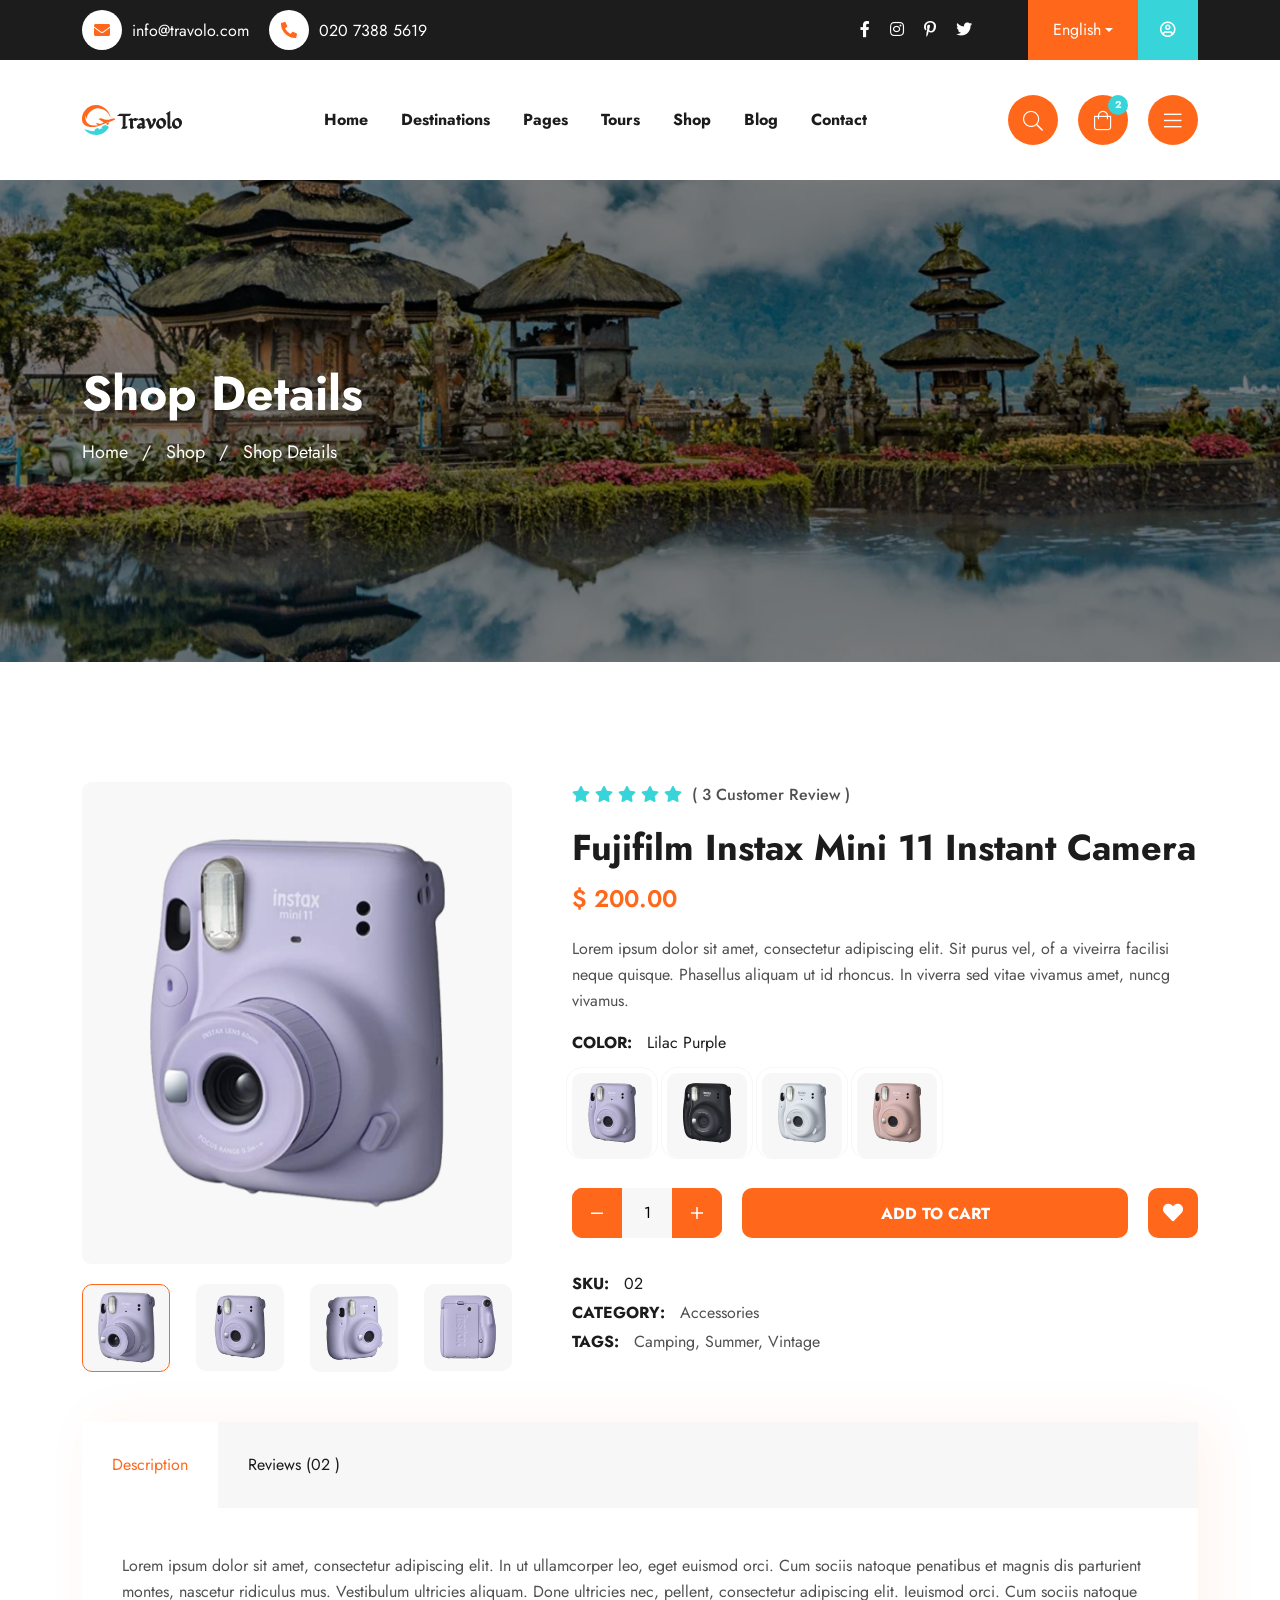
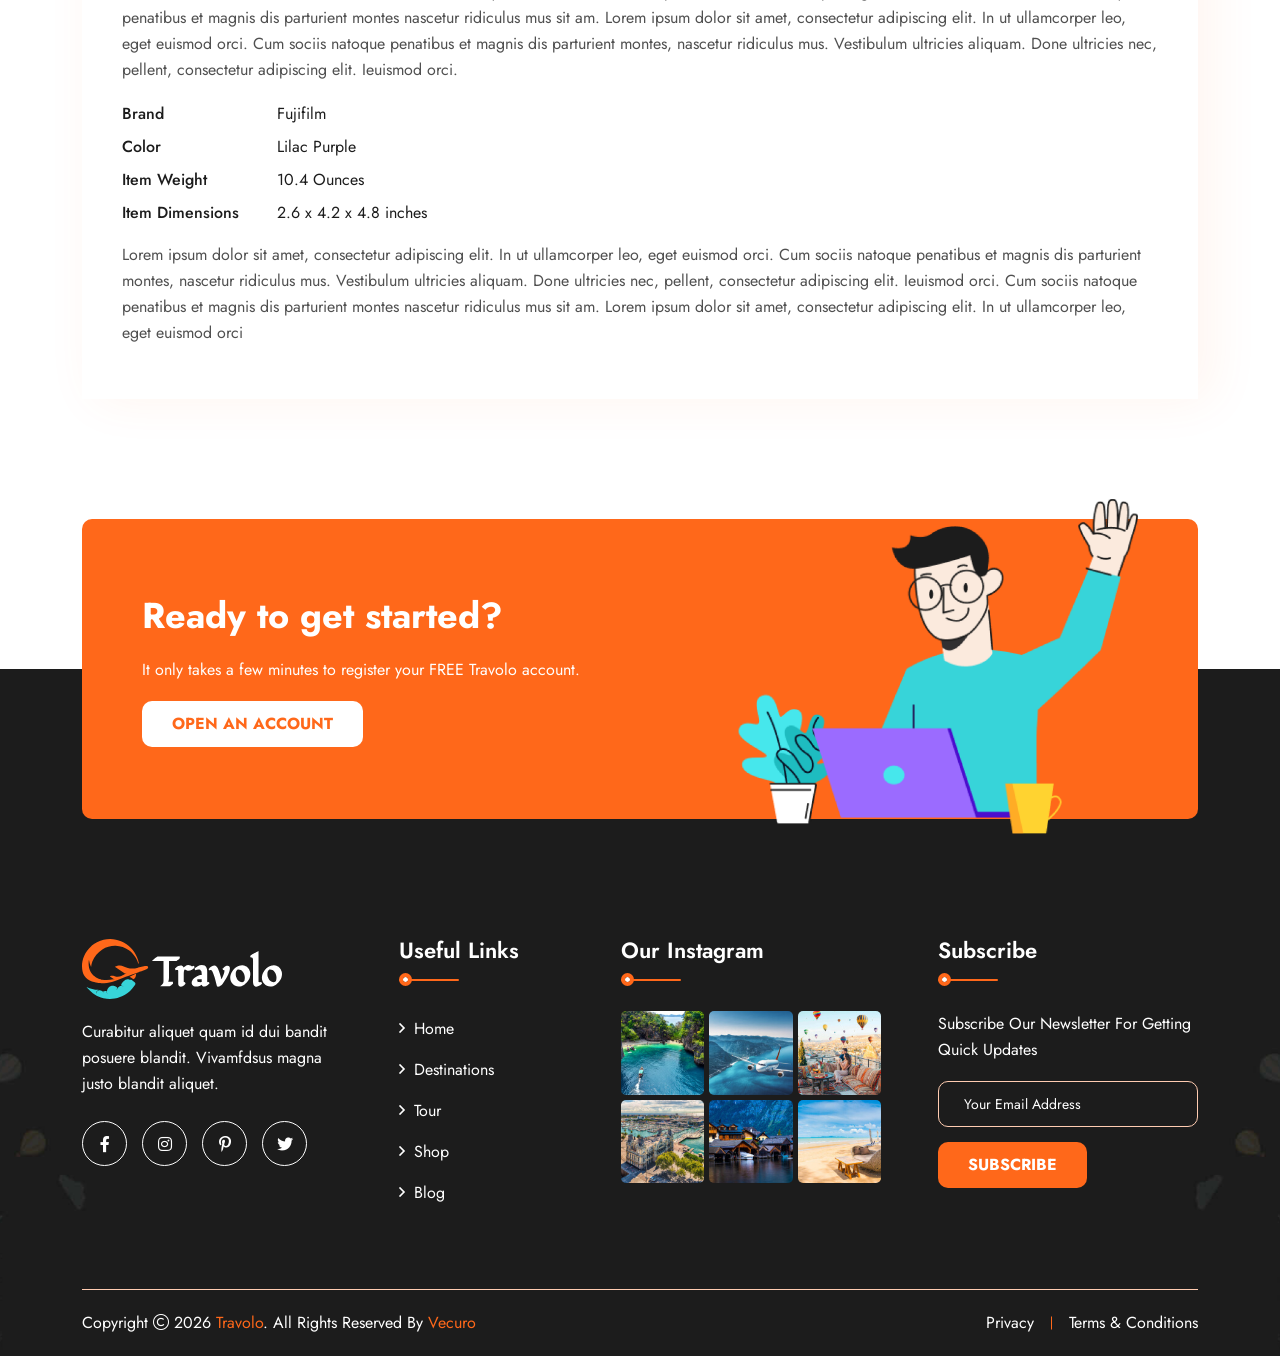
<file: shop-details.html>
<!DOCTYPE html>
<html class="no-js" lang="zxx">


<!-- Mirrored from html.vecurosoft.com/travolo/demo/shop-details.html by HTTrack Website Copier/3.x [XR&CO'2014], Thu, 12 Dec 2024 10:41:35 GMT -->
<head>
  <meta charset="utf-8">
  <meta http-equiv="x-ua-compatible" content="ie=edge">
  <title>
    Travolo - Travel Agency & Tour Booking HTML Template - Shop Details
  </title>
  <meta name="author" content="vecuro">
  <meta name="description" content="Travolo -  Travel Agency & Tour Booking HTML Template">
  <meta name="keywords" content="Travolo -  Travel Agency & Tour Booking HTML Template">
  <meta name="robots" content="INDEX,FOLLOW">

  <!-- Mobile Specific Metas -->
  <meta name="viewport" content="width=device-width, initial-scale=1, shrink-to-fit=no">

  <!-- Favicons - Place favicon.ico in the root directory -->
  <link rel="icon" type="image/png" href="assets/img/favicons/favicon.png">
  <meta name="msapplication-TileColor" content="#ffffff">
  <meta name="theme-color" content="#ffffff">

  <!--==============================
	  Google Fonts
	============================== -->
  <link rel="preconnect" href="https://fonts.googleapis.com/" />
  <link rel="preconnect" href="https://fonts.gstatic.com/" crossorigin />
  <link href="https://fonts.googleapis.com/css2?family=Jost:wght@400;500;600;700;800&amp;display=swap" rel="stylesheet" />

  <!--==============================
	    All CSS File
	============================== -->
  <!-- Bootstrap -->
  <!-- <link rel="stylesheet" href="assets/css/app.min.css"> -->
  <link rel="stylesheet" href="assets/css/bootstrap.min.css" />
  <!-- Fontawesome Icon -->
  <link rel="stylesheet" href="assets/css/fontawesome.min.css" />
  <!-- Magnific Popup -->
  <link rel="stylesheet" href="assets/css/magnific-popup.min.css" />
  <!-- Slick Slider -->
  <link rel="stylesheet" href="assets/css/slick.min.css" />
  <!-- Theme Custom CSS -->
  <link rel="stylesheet" href="assets/css/style.css" />
</head>

<body>
  <!--********************************
  Code Start From Here 
	******************************** -->

  <!--==============================
    Mobile Menu
  ============================== -->
  <div class="vs-menu-wrapper">
    <div class="vs-menu-area text-center">
      <button class="vs-menu-toggle"><i class="fal fa-times"></i></button>
      <div class="mobile-logo">
        <a href="index.html"><img src="assets/img/logo.svg" alt="Travolo"></a>
      </div>
      <div class="vs-mobile-menu">
        <ul>
          <li class="menu-item-has-children">
            <a href="index.html">Home</a>
            <ul class="sub-menu">
              <li><a href="index.html">Home One</a></li>
              <li><a href="index-2.html">Home Two</a></li>
              <li><a href="index-3.html">Home Three</a></li>
              <li><a href="index-4.html">Home Four</a></li>
              <li><a href="index-5.html">Home Five</a></li>
              <li><a href="index-6.html">Home Six</a></li>
            </ul>
          </li>
          <li class="menu-item-has-children">
            <a href="#">Destinations</a>
            <ul class="sub-menu">
              <li><a href="destinations.html">Destinations</a></li>
              <li><a href="destination-details.html">Destinations Details</a></li>
            </ul>
          </li>
          <li class="menu-item-has-children">
            <a href="#">Pages</a>
            <ul class="sub-menu">
              <li><a href="about.html">About Us</a></li>
              <li><a href="tours.html">Tours List</a></li>
              <li><a href="tour-booking.html">Tour Booking</a></li>
              <li><a href="destinations.html">Destinations</a></li>
              <li><a href="destination-details.html">Destinations Details</a></li>
              <li><a href="error.html">Error</a></li>
            </ul>
          </li>
          <li class="menu-item-has-children">
            <a href="#">Tours</a>
            <ul class="sub-menu">
              <li><a href="tours.html">Tours List</a></li>
              <li><a href="tour-booking.html">Tour Booking</a></li>
            </ul>
          </li>
          <li class="menu-item-has-children">
            <a href="#">Shop</a>
            <ul class="sub-menu">
              <li><a href="shop.html">Shop</a></li>
              <li><a href="shop-details.html">Shop Details</a></li>
              <li><a href="cart.html">Cart</a></li>
              <li><a href="checkout.html">Checkout</a></li>
            </ul>
          </li>
          <li class="menu-item-has-children">
            <a href="#">Blog</a>
            <ul class="sub-menu">
              <li><a href="blog.html">Blog List</a></li>
              <li><a href="blog-grid.html">Blog Grid</a></li>
              <li><a href="blog-details.html">Blog Details</a></li>
            </ul>
          </li>
          <li>
            <a href="contact.html">Contact</a>
          </li>
        </ul>
      </div>
    </div>
  </div>

  <!--==============================
    Header Area
  ==============================-->
  <header class="vs-header header-layout1">
    <div class="container">
      <div class="header-top">
        <div class="row justify-content-between align-items-center">
          <div class="col d-none d-lg-block">
            <ul class="header-contact">
              <li><i class="fas fa-envelope"></i> <a href="mailto:info@travolo.com">info@travolo.com</a>
              </li>
              <li><i class="fas fa-phone-alt"></i> <a href="tel:02073885619">020 7388 5619</a></li>
            </ul>
          </div>
          <div class="col-auto">
            <div class="header-social">
              <a href="#"><i class="fab fa-facebook-f"></i></a>
              <a href="#"><i class="fab fa-instagram"></i></a>
              <a href="#"><i class="fab fa-pinterest-p"></i></a>
              <a href="#"><i class="fab fa-twitter"></i></a>
            </div>
          </div>
          <div class="col-auto d-flex ">
            <div class="header-dropdown">
              <a class="dropdown-toggle" href="#" role="button" id="dropdownMenuLink1" data-bs-toggle="dropdown"
                aria-expanded="false">English</a>
              <ul class="dropdown-menu" aria-labelledby="dropdownMenuLink1">
                <li>
                  <a href="#">German</a>
                  <a href="#">French</a>
                  <a href="#">Italian</a>
                  <a href="#">Latvian</a>
                  <a href="#">Spanish</a>
                  <a href="#">Greek</a>
                </li>
              </ul>
            </div>
            <a class="user-btn" href="sign-up.html"><i class="far fa-user-circle"></i></a>
          </div>
        </div>
      </div>
    </div>
    <div class="sticky-wrapper">
      <div class="sticky-active">
        <div class="container position-relative z-index-common">
          <div class="row align-items-center justify-content-between">
            <div class="col-auto">
              <div class="vs-logo">
                <a href="index.html"><img src="assets/img/logo.svg" alt="logo"></a>
              </div>
            </div>
            <div class="col text-end text-xl-center">
              <nav class="main-menu  menu-style1 d-none d-lg-block">
                <ul>
                  <li class="menu-item-has-children">
                    <a href="#">Home</a>
                    <ul class="sub-menu">
                      <li><a href="index.html">Home One</a></li>
                      <li><a href="index-2.html">Home Two</a></li>
                      <li><a href="index-3.html">Home Three</a></li>
                      <li><a href="index-4.html">Home Four</a></li>
                      <li><a href="index-5.html">Home Five</a></li>
                      <li><a href="index-6.html">Home Six</a></li>
                    </ul>
                  </li>
                  <li class="menu-item-has-children">
                    <a href="#">Destinations</a>
                    <ul class="sub-menu">
                      <li><a href="destinations.html">Destinations</a></li>
                      <li><a href="destination-details.html">Destinations Details</a></li>
                    </ul>
                  </li>
                  <li class="menu-item-has-children mega-menu-wrap">
                    <a href="#">Pages</a>
                    <ul class="mega-menu">
                      <li>
                        <a href="shop.html">Pagelist 1</a>
                        <ul>
                          <li><a href="index.html">Home One</a></li>
                          <li><a href="index-2.html">Home Two</a></li>
                          <li><a href="index-3.html">Home Three</a></li>
                          <li><a href="index-4.html">Home Four</a></li>
                          <li><a href="index-5.html">Home Five</a></li>
                          <li><a href="index-6.html">Home Six</a></li>
                        </ul>
                      </li>
                      <li>
                        <a href="#">Pagelist 2</a>
                        <ul>
                          <li><a href="about.html">About Us</a></li>
                          <li><a href="destinations.html">Destinations</a></li>
                          <li><a href="destination-details.html">Destinations Details</a></li>
                          <li><a href="tours.html">Tours List</a></li>
                          <li><a href="tour-booking.html">Tour Booking</a></li>
                        </ul>
                      </li>
                      <li>
                        <a href="#">Pagelist 3</a>
                        <ul>
                          <li><a href="shop.html">Shop</a></li>
                          <li><a href="shop-details.html">Shop Details</a></li>
                          <li><a href="cart.html">Cart</a></li>
                          <li><a href="checkout.html">Checkout</a></li>
                          <li><a href="blog.html">Blog List</a></li>
                        </ul>
                      </li>
                      <li>
                        <a href="#">Pagelist 4</a>
                        <ul>
                          <li><a href="blog-grid.html">Blog Grid</a></li>
                          <li><a href="blog-details.html">Blog Details</a></li>
                          <li><a href="error.html">Error Page</a></li>
                        </ul>
                      </li>
                    </ul>
                  </li>
                  <li class="menu-item-has-children">
                    <a href="#">Tours</a>
                    <ul class="sub-menu">
                      <li><a href="tours.html">Tours List</a></li>
                      <li><a href="tour-booking.html">Tour Booking</a></li>
                    </ul>
                  </li>
                  <li class="menu-item-has-children">
                    <a href="#">Shop</a>
                    <ul class="sub-menu">
                      <li><a href="shop.html">Shop</a></li>
                      <li><a href="shop-details.html">Shop Details</a></li>
                      <li><a href="cart.html">Cart</a></li>
                      <li><a href="checkout.html">Checkout</a></li>
                    </ul>
                  </li>
                  <li class="menu-item-has-children">
                    <a href="#">Blog</a>
                    <ul class="sub-menu">
                      <li><a href="blog.html">Blog List</a></li>
                      <li><a href="blog-grid.html">Blog Grid</a></li>
                      <li><a href="blog-details.html">Blog Details</a></li>
                    </ul>
                  </li>
                  <li>
                    <a href="contact.html">Contact</a>
                  </li>
                </ul>
              </nav>
              <button class="vs-menu-toggle d-inline-block d-lg-none"><i class="fal fa-bars"></i></button>
            </div>
            <div class="col-auto d-none d-xl-block">
              <div class="header-btns">
                <button class="searchBoxTggler"><i class="fal fa-search"></i></button>
                <button class="sideCartToggler"><i class="fal fa-shopping-bag"></i><span
                    class="button-badge">2</span></button>
                <button class="sideMenuToggler"><i class="fal fa-bars"></i></button>
              </div>
            </div>
          </div>
        </div>
      </div>
    </div>
  </header>
  <!--==============================
    Header Area End
  ==============================-->

  <!--==============================
	  Hero area Start
	==============================-->
  <div class="breadcumb-wrapper" data-bg-src="assets/img/breadcumb/breadcumb-bg.jpg">
    <div class="container z-index-common">
      <div class="breadcumb-content">
        <h1 class="breadcumb-title">Shop Details</h1>
        <div class="breadcumb-menu-wrap">
          <ul class="breadcumb-menu">
            <li><a href="index.html">Home</a></li>
            <li>Shop</li>
            <li>Shop Details</li>
          </ul>
        </div>
      </div>
    </div>
  </div>
  <!--==============================
	  Hero Area End
	==============================-->

  <!--==============================
	  Shop Details Start
	==============================-->
  <section class="vs-product-wrapper space">
    <div class="container">
      <div class="product-details">
        <div class="row gx-60">
          <div class="col-lg-5">
            <div class="product-big-img vs-carousel" data-slide-show="1" data-arrows="false" data-fade="true"
              data-asnavfor=".product-thumb-slide">
              <div class="img"><img src="assets/img/products/pd-2.png" alt="Product Image"></div>
              <div class="img"><img src="assets/img/products/pd-1.png" alt="Product Image"></div>
              <div class="img"><img src="assets/img/products/pd-4.png" alt="Product Image"></div>
              <div class="img"><img src="assets/img/products/pd-3.png" alt="Product Image"></div>
              <div class="img"><img src="assets/img/products/pd-1.png" alt="Product Image"></div>
            </div>
            <div class="row product-thumb-slide vs-carousel" data-slide-show="4" data-md-slide-show="4"
              data-sm-slide-show="3" data-xs-slide-show="3" data-asnavfor=".product-big-img">
              <div class="col-lg-2">
                <div class="thumb"><img src="assets/img/products/pd-thumb-1.png" alt="Product Thumb Image"></div>
              </div>
              <div class="col-lg-3">
                <div class="thumb"><img src="assets/img/products/pd-thumb-2.png" alt="Product Thumb Image"></div>
              </div>
              <div class="col-lg-3">
                <div class="thumb"><img src="assets/img/products/pd-thumb-3.png" alt="Product Thumb Image"></div>
              </div>
              <div class="col-lg-3">
                <div class="thumb"><img src="assets/img/products/pd-thumb-4.png" alt="Product Thumb Image"></div>
              </div>
              <div class="col-lg-3">
                <div class="thumb"><img src="assets/img/products/pd-thumb-2.png" alt="Product Thumb Image"></div>
              </div>
            </div>
          </div>

          <div class="col-lg-7">
            <div class="product-about">
              <div class="product-rating">
                <div class="star-rating">
                  <i class="fas fa-star"></i>
                  <i class="fas fa-star"></i>
                  <i class="fas fa-star"></i>
                  <i class="fas fa-star"></i>
                  <i class="fas fa-star"></i>
                </div>
                <p>( <span>3</span> Customer Review )</p>
              </div>

              <h2 class="product-title">
                Fujifilm Instax Mini 11 Instant Camera
              </h2>
              <p class="product-price">$ 200.00</p>
              <p class="product-text">
                Lorem ipsum dolor sit amet, consectetur adipiscing elit. Sit purus vel, of a viveirra facilisi neque
                quisque. Phasellus aliquam ut id rhoncus. In viverra sed vitae vivamus amet, nuncg vivamus.
              </p>
              <div class="varient-select">
                <h3 class="h6 mb-4">Color: <span class="product-color" id="product_color">Lilac Purple</span></h3>
                <ul class="image-list">
                  <li class="varient-image">
                    <input type="radio" name="varient-color" id="pc-1" value="Lilac Purple">
                    <label for="pc-1"><img src="assets/img/products/p-c-1.png" alt="varient image"></label>
                  </li>
                  <li class="varient-image">
                    <input type="radio" name="varient-color" id="pc-2" value="Black">
                    <label for="pc-2"><img src="assets/img/products/p-c-2.png" alt="varient image"></label>
                  </li>
                  <li class="varient-image">
                    <input type="radio" name="varient-color" id="pc-3" value="white">
                    <label for="pc-3"><img src="assets/img/products/p-c-3.png" alt="varient image"></label>
                  </li>
                  <li class="varient-image">
                    <input type="radio" name="varient-color" id="pc-4" value="Pale Silver">
                    <label for="pc-4"><img src="assets/img/products/p-c-4.png" alt="varient image"></label>
                  </li>
                </ul>
              </div>
              <div class="actions">
                <div class="quantity">
                  <button class="quantity-minus qty-btn"><i class="fal fa-minus"></i></button>
                  <input type="number" id="quantity" class="qty-input" step="1" min="1" max="100" name="quantity"
                    value="1" title="Qty" placeholder="1">
                  <button class="quantity-plus qty-btn"><i class="fal fa-plus"></i></button>
                </div>
                <a href="cart.html" class="vs-btn style4">Add to cart</a>
                <a href="cart.html" class="icon-btn"><i class="fas fa-heart"></i></a>
              </div>
              <div class="product_meta">
                <span class="sku_wrapper">SKU: <span class="sku">02</span>
                </span>
                <span class="posted_in">Category: <a href="#" rel="tag">Accessories</a>
                </span>
                <span>Tags: <a href="#" rel="tag">Camping</a><a href="#" rel="tag">Summer</a><a href="#"
                    rel="tag">Vintage</a></span>
              </div>
            </div>
          </div>
        </div>

        <div class="tab-wrap">
          <ul class="nav product-tab1" id="productTab" role="tablist">
            <li class="nav-item" role="presentation">
              <a class="nav-link active" id="description-tab" data-bs-toggle="tab" href="#description" role="tab"
                aria-controls="description" aria-selected="true">description</a>
            </li>
            <li class="nav-item" role="presentation">
              <a class="nav-link" id="rviews-tab" data-bs-toggle="tab" href="#rviews" role="tab" aria-controls="rviews"
                aria-selected="true">Reviews (02 )</a>
            </li>
          </ul>
          <div class="tab-content" id="productTabContent">
            <div class="tab-pane fade active show" id="description" role="tabpanel" aria-labelledby="description-tab">
              <div class="inner-pane">
                <p class="description-text">Lorem ipsum dolor sit amet, consectetur adipiscing elit. In ut ullamcorper
                  leo, eget euismod orci. Cum sociis natoque penatibus et magnis dis parturient montes, nascetur
                  ridiculus mus. Vestibulum ultricies aliquam. Done ultricies nec, pellent, consectetur adipiscing elit.
                  Ieuismod orci. Cum sociis natoque penatibus et magnis dis parturient montes nascetur ridiculus mus sit
                  am. Lorem ipsum dolor sit amet, consectetur adipiscing elit. In ut ullamcorper leo, eget euismod orci.
                  Cum sociis natoque penatibus et magnis dis parturient montes, nascetur ridiculus mus. Vestibulum
                  ultricies aliquam. Done ultricies nec, pellent, consectetur adipiscing elit. Ieuismod orci.</p>
                <div class="list-style2 ">
                  <ul class="list-unstyled">
                    <li><span>Brand</span> <span class="item-name">Fujifilm</span> </li>
                    <li><span>Color</span> <span class="item-color">Lilac Purple</span> </li>
                    <li><span>Item Weight</span> <span class="item-weight">10.4 Ounces</span> </li>
                    <li><span>Item Dimensions</span> <span class="item-deimension">2.6 x 4.2 x 4.8 inches</span> </li>
                  </ul>
                </div>
                <p class="description-text">Lorem ipsum dolor sit amet, consectetur adipiscing elit. In ut ullamcorper
                  leo, eget euismod orci. Cum sociis natoque penatibus et magnis dis parturient montes, nascetur
                  ridiculus mus. Vestibulum ultricies aliquam. Done ultricies nec, pellent, consectetur adipiscing elit.
                  Ieuismod orci. Cum sociis natoque penatibus et magnis dis parturient montes nascetur ridiculus mus sit
                  am. Lorem ipsum dolor sit amet, consectetur adipiscing elit. In ut ullamcorper leo, eget euismod orci
                </p>

              </div>
            </div>
            <div class="tab-pane fade" id="rviews" role="tabpanel" aria-labelledby="review-tab">
              <div class="inner-pane">
                <div class="woocommerce-Reviews">
                  <div class="vs-comments-wrap">
                    <ul class="comment-list">
                      <li class="review vs-comment-item">
                        <div class="vs-post-comment">
                          <div class="comment-avater">
                            <img src="assets/img/blog/comment-author-1.jpg" alt="reviewer image">
                          </div>
                          <div class="comment-content">
                            <div class="star-rating">
                              <i class="fas fa-star"></i>
                              <i class="fas fa-star"></i>
                              <i class="fas fa-star"></i>
                              <i class="fas fa-star"></i>
                              <i class="fas fa-star"></i>
                            </div>
                            <h4 class="name h4">Crish Thomas</h4>
                            <p class="text">Lorem ipsum dolor sit amet, consectetur adipiscing elit. Sit purus vel, of a
                              viveirra facilisi neque quisque. Phasellus aliquam ut a id rhogncus. In viverra sed vitae
                              vivamus amet, nuncg vivamus. </p>
                            <span class="comment-date">Published 1 day ago</span>
                          </div>
                        </div>
                      </li>
                      <li class="review vs-comment-item">
                        <div class="vs-post-comment">
                          <div class="comment-avater">
                            <img src="assets/img/blog/comment-author-3.jpg" alt="reviewer image">
                          </div>
                          <div class="comment-content">
                            <div class="star-rating">
                              <i class="fas fa-star"></i>
                              <i class="fas fa-star"></i>
                              <i class="fas fa-star"></i>
                              <i class="fas fa-star"></i>
                              <i class="fas fa-star"></i>
                            </div>
                            <h4 class="name h4">Malisha Beco</h4>
                            <p class="text">Lorem ipsum dolor sit amet, consectetur adipiscing elit. Sit purus vel, of a
                              viveirra facilisi neque quisque. Phasellus aliquam ut a id rhogncus. In viverra sed vitae
                              vivamus amet, nuncg vivamus. </p>
                            <span class="comment-date">Published 1 day ago</span>
                          </div>
                        </div>
                      </li>
                    </ul>
                  </div>
                </div>

                <!-- Comment Form -->
                <div class="vs-comment-form">
                  <div id="respond" class="comment-respond">
                    <h3 class="blog-inner-title">Add a review</h3>

                    <div class="row">
                      <div class="form-group rating-select">
                        <label>Your Rating</label>
                        <p class="stars">
                          <span>
                            <a class="star-1" href="#">1</a>
                            <a class="star-2" href="#">2</a>
                            <a class="star-3" href="#">3</a>
                            <a class="star-4" href="#">4</a>
                            <a class="star-5" href="#">5</a>
                          </span>
                        </p>
                      </div>

                      <div class="col-md-6 form-group">
                        <input type="text" class="form-control" placeholder="Enter Your Name">
                      </div>
                      <div class="col-md-6 form-group">
                        <input type="email" class="form-control" placeholder="Email Address">
                      </div>
                      <div class="col-12 form-group">
                        <textarea class="form-control" placeholder="Write Your Comment"></textarea>
                      </div>
                      <div class="col-12 ">
                        <div class="custom-checkbox notice">
                          <input id="wp-comment-cookies-consent" name="wp-comment-cookies-consent" type="checkbox"
                            value="yes">
                          <label for="wp-comment-cookies-consent"> Save my name, email, and website in this browser for
                            the next time I comment.</label>
                        </div>
                      </div>
                      <div class="col-12 form-group">
                        <button class="vs-btn style4 w-100">Submit</button>
                      </div>
                    </div>
                  </div>
                </div>
              </div>
            </div>
          </div>
        </div>
      </div>
    </div>
    </div>
  </section>
  <!--==============================
	  Shop Details End
	==============================-->


  <!--==============================
	  Footer Area
	==============================-->
  <footer class="footer-wrapper footer-layout1" data-bg-src="assets/img/bg/footer-bg.jpg">
    <div class="footer-top">
      <div class="shadow-color"></div>
      <div class="container">
        <div class="cta-style1">
          <div class="row align-items-center justify-content-between">
            <div class="col-lg-6">
              <div class="cta-content">
                <h2 class="cta-title">Ready to get started?</h2>
                <p class="cta-text">It only takes a few minutes to register your FREE Travolo account.</p>
                <a href="sign-up.html" class="vs-btn style2">Open An Account</a>
              </div>
            </div>
            <div class="col-md-5 col-sm-6">
              <div class="cta-image d-lg-block d-none">
                <img src="assets/img/newsletter.png" alt="CTA Image">
              </div>
            </div>
          </div>
        </div>
      </div>
    </div>
    <div class="widget-area">
      <div class="container">
        <div class="row g-5 justify-content-between">
          <div class="col-md-6 col-xl-3">
            <div class="widget footer-widget">
              <div class="vs-widget-about">
                <div>
                  <a class="footer-logo" href="index.html"><img src="assets/img/white-logo.svg" alt="Travolo"
                      class="logo" /></a>
                </div>
                <p class="footer-text">
                  Curabitur aliquet quam id dui bandit posuere blandit.
                  Vivamfdsus magna justo blandit aliquet.
                </p>
                <div class="social-style">
                  <a href="#" target="_blank"><i class="fab fa-facebook-f"></i></a>
                  <a href="#" target="_blank"><i class="fab fa-instagram"></i></a>
                  <a href="#" target="_blank"><i class="fab fa-pinterest-p"></i></a>
                  <a href="#" target="_blank"><i class="fab fa-twitter"></i></a>
                </div>
              </div>
            </div>
          </div>
          <div class="col-md-6 col-xl-2">
            <div class="widget widget_nav_menu footer-widget">
              <h3 class="widget_title">Useful Links</h3>
              <div class="menu-all-pages-container">
                <ul class="menu">
                  <li><a href="index.html"><i class="far fa-angle-right"></i> Home</a></li>
                  <li><a href="destinations.html"><i class="far fa-angle-right"></i> Destinations</a></li>
                  <li><a href="tours.html"><i class="far fa-angle-right"></i> Tour</a></li>
                  <li><a href="shop.html"><i class="far fa-angle-right"></i> Shop</a></li>
                  <li><a href="blog.html"><i class="far fa-angle-right"></i> Blog</a></li>
                </ul>
              </div>
            </div>
          </div>
          <div class="col-md-6 col-xl-3">
            <div class="widget footer-widget">
              <h4 class="widget_title">Our Instagram</h4>
              <div class="sidebar-gallery">
                <a href="assets/img/footer/insta1.jpg" class="popup-image"><img src="assets/img/footer/insta1.jpg"
                    alt="Gallery Image" class="w-100" />
                </a>
                <a href="assets/img/footer/insta2.jpg" class="popup-image"><img src="assets/img/footer/insta2.jpg"
                    alt="Gallery Image" class="w-100" />
                </a>
                <a href="assets/img/footer/insta3.jpg" class="popup-image"><img src="assets/img/footer/insta3.jpg"
                    alt="Gallery Image" class="w-100" />
                </a>
                <a href="assets/img/footer/insta4.jpg" class="popup-image"><img src="assets/img/footer/insta4.jpg"
                    alt="Gallery Image" class="w-100" />
                </a>
                <a href="assets/img/footer/insta5.jpg" class="popup-image"><img src="assets/img/footer/insta5.jpg"
                    alt="Gallery Image" class="w-100" />
                </a>
                <a href="assets/img/footer/insta6.jpg" class="popup-image"><img src="assets/img/footer/insta6.jpg"
                    alt="Gallery Image" class="w-100" />
                </a>
              </div>
            </div>
          </div>
          <div class="col-md-6 col-xl-3">
            <div class="widget footer-widget">
              <h4 class="widget_title">Subscribe</h4>
              <form class="newsletter-form">
                <p class="form_text">
                  Subscribe Our Newsletter For Getting Quick Updates
                </p>
                <input class="form-control" type="email" placeholder="Your Email Address" />
                <button type="submit" class="vs-btn">Subscribe</button>
              </form>
            </div>
          </div>
        </div>
      </div>
    </div>
    <div class="container">
      <div class="copyright-wrap">
        <div class="row justify-content-between align-items-center">
          <div class="col-lg-auto">
            <p class="copyright-text">
              Copyright <i class="fal fa-copyright"></i>
              <script>document.write(new Date().getFullYear())</script>
              <a href="index.html">Travolo</a>. All Rights Reserved By
              <a href="https://themeforest.net/user/vecuro">Vecuro</a>
            </p>
          </div>
          <div class="col-auto d-none d-lg-block">
            <div class="copyright-menu">
              <ul class="list-unstyled">
                <li><a href="#">Privacy</a></li>
                <li><a href="#">Terms & Conditions</a></li>
              </ul>
            </div>
          </div>
        </div>
      </div>
    </div>
  </footer>

  <!--==============================
    Sidemenu
  ============================== -->
  <div class="sidemenu-wrapper offcanvas-wrapper d-none d-lg-block">
    <div class="sidemenu-content">
      <button class="closeButton sideMenuCls">
        <i class="far fa-times"></i>
      </button>
      <div class="widget">
        <div class="vs-widget-about">
          <div class="footer-logo">
            <a href="index.html"><img src="assets/img/logo.svg" alt="Travolo"></a>
          </div>
          <p class="footer-text">
            Ut tellus dolor, dapibus eget, elementum ifend cursus eleifend,
            elit. Aenea ifen dn tor wisi Aliquam er at volutpat. Dui ac tui
            end cursus eleifendrpis.
          </p>
          <div class="info-social style2">
            <a href="#"><i class="fab fa-facebook-f"></i></a>
            <a href="#"><i class="fab fa-twitter"></i></a>
            <a href="#"><i class="fab fa-linkedin-in"></i></a>
            <a href="#"><i class="fab fa-google"></i></a>
          </div>
        </div>
      </div>
      <div class="widget">
        <h3 class="widget_title">Recent Articles</h3>
        <div class="recent-post-wrap">
          <div class="recent-post">
            <div class="media-img">
              <a href="blog-details.html"><img src="assets/img/blog/recent-post1.jpg" alt="Blog Image"></a>
            </div>
            <div class="media-body">
              <div class="recent-post-meta">
                <i class="fal fa-calendar-alt"></i>
                <a href="blog.html">December 15, 2022</a>
              </div>
              <h4 class="post-title">
                <a class="text-inherit" href="blog-details.html">We are Giving Amazing Tour for VIP</a>
              </h4>
            </div>
          </div>
          <div class="recent-post">
            <div class="media-img">
              <a href="blog-details.html"><img src="assets/img/blog/recent-post2.jpg" alt="Blog Image"></a>
            </div>
            <div class="media-body">
              <div class="recent-post-meta">
                <i class="fal fa-calendar-alt"></i>
                <a href="blog.html">March 13, 2022</a>
              </div>
              <h4 class="post-title">
                <a class="text-inherit" href="blog-details.html">The journey journal chronicles of a wandering soul</a>
              </h4>
            </div>
          </div>
          <div class="recent-post">
            <div class="media-img">
              <a href="blog-details.html"><img src="assets/img/blog/recent-post3.jpg" alt="Blog Image"></a>
            </div>
            <div class="media-body">
              <div class="recent-post-meta">
                <i class="fal fa-calendar-alt"></i>
                <a href="blog.html">Augest 23, 2022</a>
              </div>
              <h4 class="post-title">
                <a class="text-inherit" href="blog-details.html">Roam And Revel captivating at tellus.</a>
              </h4>
            </div>
          </div>
        </div>
      </div>
    </div>
  </div>

  <!--==============================
    Cart Side bar
  ============================== -->
  <div class="sideCart-wrapper offcanvas-wrapper d-none d-lg-block">
    <div class="sidemenu-content">
      <button class="closeButton border-theme bg-theme-hover sideMenuCls"><i class="far fa-times"></i></button>
      <div class="widget widget_shopping_cart">
        <h3 class="widget_title">Shopping cart</h3>
        <div class="widget_shopping_cart_content">
          <ul class="cart_list">
            <li class="mini_cart_item">
              <a href="shop.html" class="remove"><i class="fal fa-trash-alt"></i></a> <a href="shop.html"><img
                  src="assets/img/products/p-1-1.png" alt="Cart Image" />Modern Cow Boy Hat</a>
              <span class="quantity">
                1 × <span class="amount"><span>$</span>100.00</span>
              </span>
            </li>
            <li class="mini_cart_item">
              <a href="shop.html" class="remove"><i class="fal fa-trash-alt"></i></a> <a href="shop.html"><img
                  src="assets/img/products/p-1-2.png" alt="Cart Image" />Cat Eye Sunglasses</a>
              <span class="quantity">
                1 × <span class="amount"><span>$</span>10.00</span>
              </span>
            </li>
          </ul>
          <div class="total">
            <strong>Subtotal:</strong> <span class="amount"><span>$</span>110.00</span>
          </div>
          <div class="buttons">
            <a href="cart.html" class="vs-btn style4">View cart</a>
            <a href="checkout.html" class="vs-btn style4">Checkout</a>
          </div>
        </div>
      </div>
    </div>
  </div>

  <!--==============================
    Popup Search Box
  ============================== -->
  <div class="popup-search-box d-none d-lg-block">
    <button class="searchClose"><i class="fal fa-times"></i></button>
    <form action="#">
      <input type="text" class="border-theme" placeholder="What are you looking for" />
      <button type="submit"><i class="fal fa-search"></i></button>
    </form>
  </div>

  <!--********************************
    Code Ends Here 
	******************************** -->

  <!-- Scroll To Top -->
  <a href="#" class="scrollToTop scroll-btn"><i class="far fa-arrow-up"></i></a>

  <!--==============================
    All Js File
============================== -->
  <!-- Jquery -->
  <script src="assets/js/vendor/jquery-3.6.0.min.js"></script>
  <!-- Slick Slider -->
  <script src="assets/js/slick.min.js"></script>
  <!-- Bootstrap -->
  <script src="assets/js/bootstrap.min.js"></script>
  <!-- Magnific Popup -->
  <script src="assets/js/jquery.magnific-popup.min.js"></script>
  <!-- jquery Ui -->
  <script src="assets/js/jquery-ui.min.js"></script>
  <!-- Circle Progress -->
  <script src="assets/js/circle-progress.min.js"></script>
  <!-- isotope -->
  <script src="assets/js/imagesLoaded.js"></script>
  <script src="assets/js/isotope.js"></script>
  <!-- Wow.js -->
  <script src="assets/js/wow.min.js"></script>
  <!-- Main Js File -->
  <script src="assets/js/main.js"></script>
</body>


<!-- Mirrored from html.vecurosoft.com/travolo/demo/shop-details.html by HTTrack Website Copier/3.x [XR&CO'2014], Thu, 12 Dec 2024 10:41:40 GMT -->
</html>
</file>
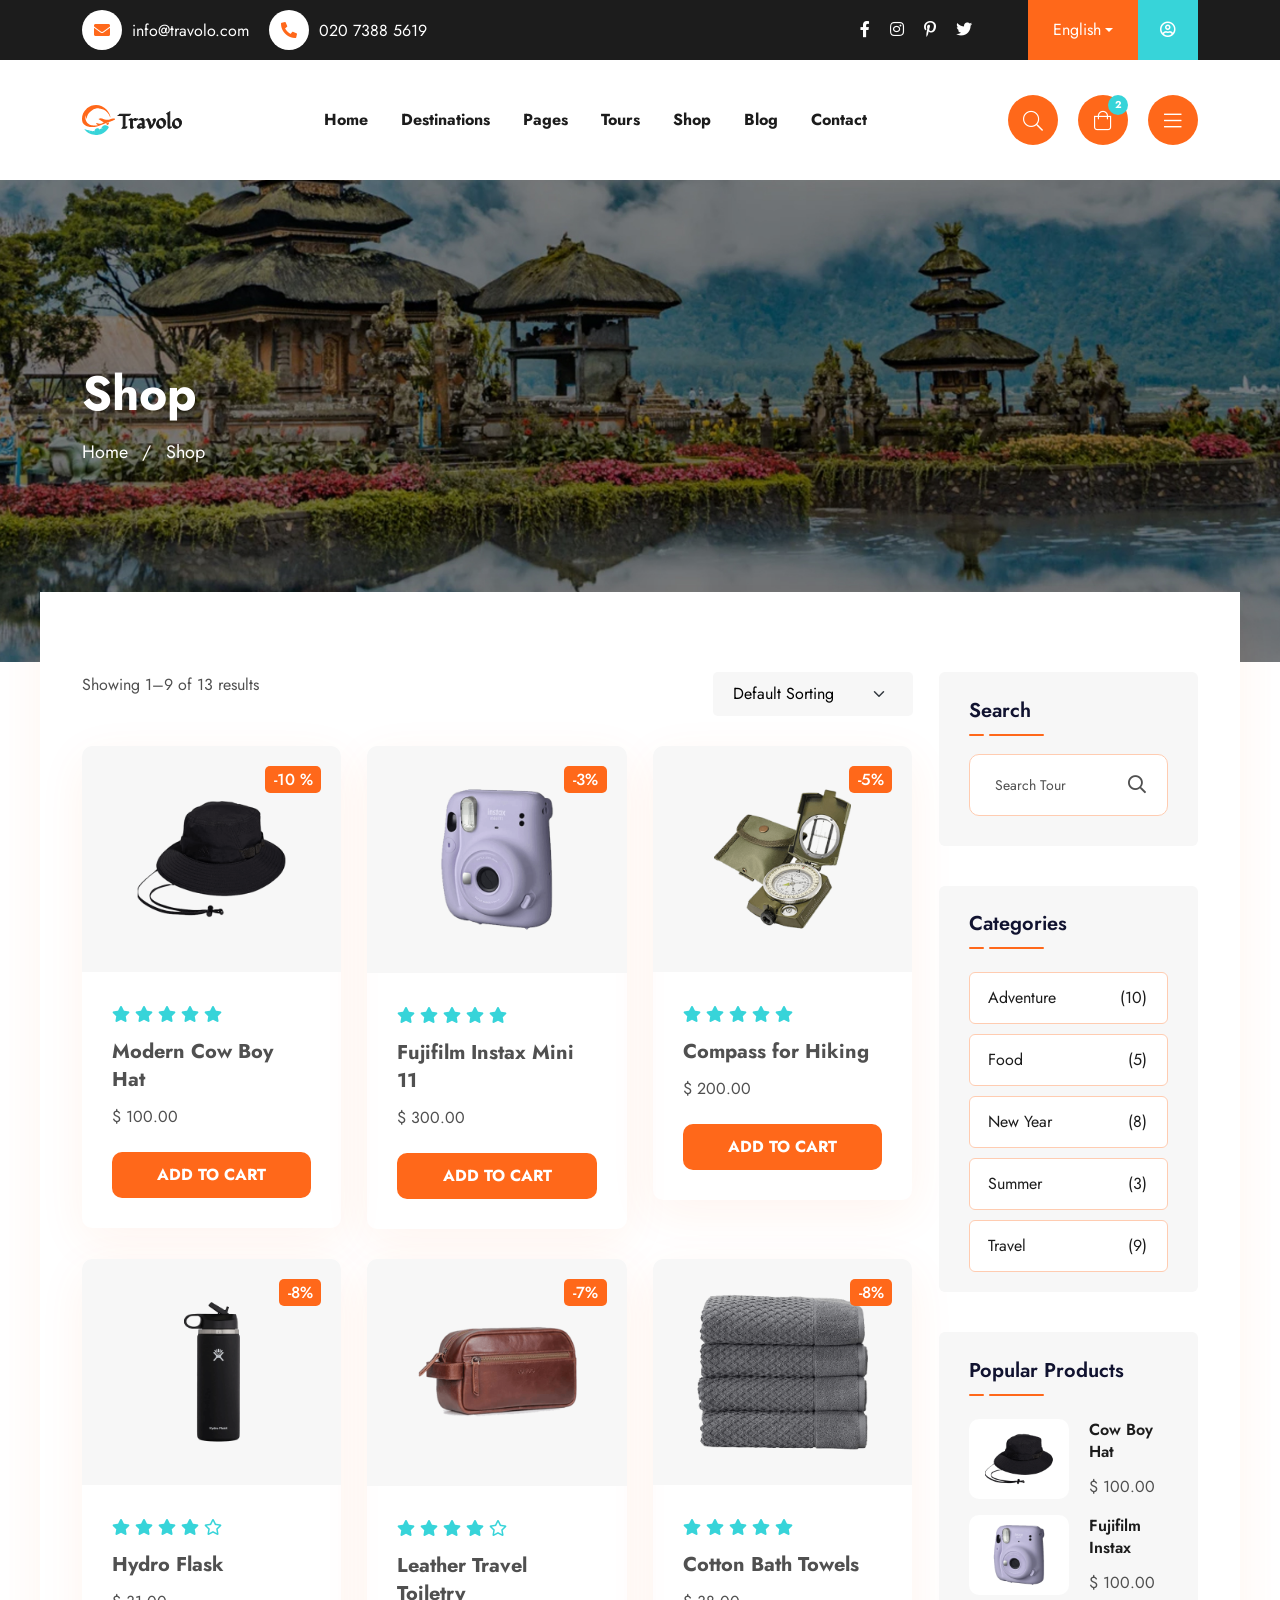
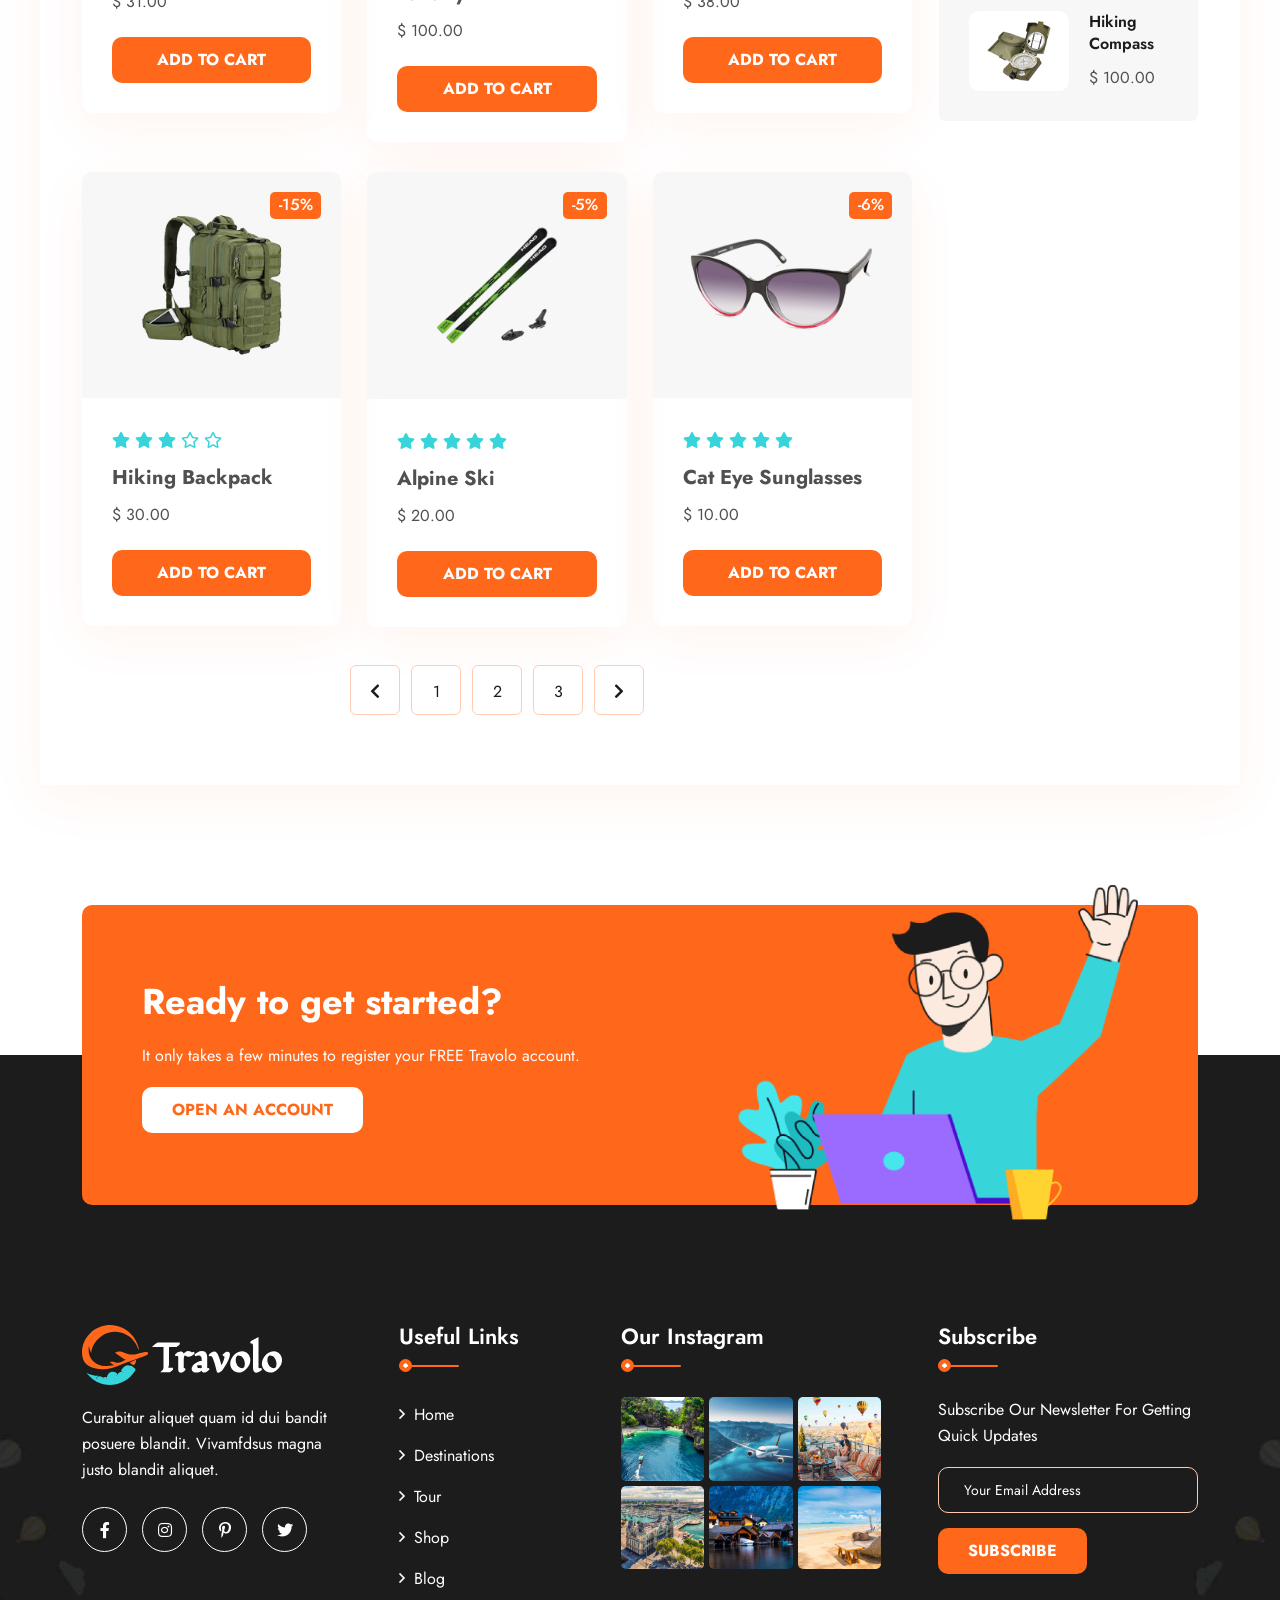
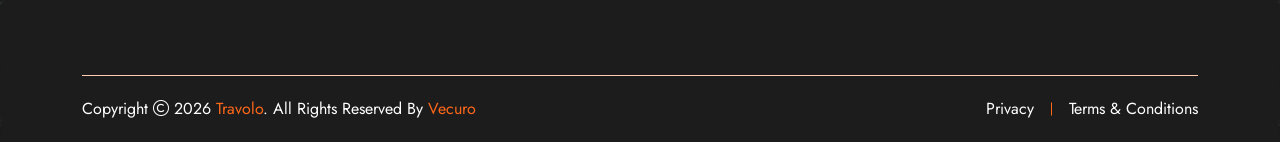
<file: shop.html>
<!DOCTYPE html>
<html class="no-js" lang="zxx">


<!-- Mirrored from html.vecurosoft.com/travolo/demo/shop.html by HTTrack Website Copier/3.x [XR&CO'2014], Thu, 12 Dec 2024 10:41:32 GMT -->
<head>
  <meta charset="utf-8">
  <meta http-equiv="x-ua-compatible" content="ie=edge">
  <title>
    Travolo - Travel Agency & Tour Booking HTML Template - Shop
  </title>
  <meta name="author" content="vecuro">
  <meta name="description" content="Travolo -  Travel Agency & Tour Booking HTML Template">
  <meta name="keywords" content="Travolo -  Travel Agency & Tour Booking HTML Template">
  <meta name="robots" content="INDEX,FOLLOW">

  <!-- Mobile Specific Metas -->
  <meta name="viewport" content="width=device-width, initial-scale=1, shrink-to-fit=no">

  <!-- Favicons - Place favicon.ico in the root directory -->
  <link rel="icon" type="image/png" href="assets/img/favicons/favicon.png">
  <meta name="msapplication-TileColor" content="#ffffff">
  <meta name="theme-color" content="#ffffff">

  <!--==============================
	  Google Fonts
	============================== -->
  <link rel="preconnect" href="https://fonts.googleapis.com/" />
  <link rel="preconnect" href="https://fonts.gstatic.com/" crossorigin />
  <link href="https://fonts.googleapis.com/css2?family=Jost:wght@400;500;600;700;800&amp;display=swap" rel="stylesheet" />

  <!--==============================
	    All CSS File
	============================== -->
  <!-- Bootstrap -->
  <!-- <link rel="stylesheet" href="assets/css/app.min.css"> -->
  <link rel="stylesheet" href="assets/css/bootstrap.min.css" />
  <!-- Fontawesome Icon -->
  <link rel="stylesheet" href="assets/css/fontawesome.min.css" />
  <!-- Magnific Popup -->
  <link rel="stylesheet" href="assets/css/magnific-popup.min.css" />
  <!-- Slick Slider -->
  <link rel="stylesheet" href="assets/css/slick.min.css" />
  <!-- Theme Custom CSS -->
  <link rel="stylesheet" href="assets/css/style.css" />
</head>

<body>
  <!--********************************
  Code Start From Here 
	******************************** -->

  <!--==============================
    Mobile Menu
  ============================== -->
  <div class="vs-menu-wrapper">
    <div class="vs-menu-area text-center">
      <button class="vs-menu-toggle"><i class="fal fa-times"></i></button>
      <div class="mobile-logo">
        <a href="index.html"><img src="assets/img/logo.svg" alt="Travolo"></a>
      </div>
      <div class="vs-mobile-menu">
        <ul>
          <li class="menu-item-has-children">
            <a href="index.html">Home</a>
            <ul class="sub-menu">
              <li><a href="index.html">Home One</a></li>
              <li><a href="index-2.html">Home Two</a></li>
              <li><a href="index-3.html">Home Three</a></li>
              <li><a href="index-4.html">Home Four</a></li>
              <li><a href="index-5.html">Home Five</a></li>
              <li><a href="index-6.html">Home Six</a></li>
            </ul>
          </li>
          <li class="menu-item-has-children">
            <a href="#">Destinations</a>
            <ul class="sub-menu">
              <li><a href="destinations.html">Destinations</a></li>
              <li><a href="destination-details.html">Destinations Details</a></li>
            </ul>
          </li>
          <li class="menu-item-has-children">
            <a href="#">Pages</a>
            <ul class="sub-menu">
              <li><a href="about.html">About Us</a></li>
              <li><a href="tours.html">Tours List</a></li>
              <li><a href="tour-booking.html">Tour Booking</a></li>
              <li><a href="destinations.html">Destinations</a></li>
              <li><a href="destination-details.html">Destinations Details</a></li>
              <li><a href="error.html">Error</a></li>
            </ul>
          </li>
          <li class="menu-item-has-children">
            <a href="#">Tours</a>
            <ul class="sub-menu">
              <li><a href="tours.html">Tours List</a></li>
              <li><a href="tour-booking.html">Tour Booking</a></li>
            </ul>
          </li>
          <li class="menu-item-has-children">
            <a href="#">Shop</a>
            <ul class="sub-menu">
              <li><a href="shop.html">Shop</a></li>
              <li><a href="shop-details.html">Shop Details</a></li>
              <li><a href="cart.html">Cart</a></li>
              <li><a href="checkout.html">Checkout</a></li>
            </ul>
          </li>
          <li class="menu-item-has-children">
            <a href="#">Blog</a>
            <ul class="sub-menu">
              <li><a href="blog.html">Blog List</a></li>
              <li><a href="blog-grid.html">Blog Grid</a></li>
              <li><a href="blog-details.html">Blog Details</a></li>
            </ul>
          </li>
          <li>
            <a href="contact.html">Contact</a>
          </li>
        </ul>
      </div>
    </div>
  </div>

  <!--==============================
    Sidemenu
  ============================== -->
  <div class="sidemenu-wrapper offcanvas-wrapper d-none d-lg-block">
    <div class="sidemenu-content">
      <button class="closeButton sideMenuCls">
        <i class="far fa-times"></i>
      </button>
      <div class="widget">
        <div class="vs-widget-about">
          <div class="footer-logo">
            <a href="index.html"><img src="assets/img/logo.svg" alt="Travolo"></a>
          </div>
          <p class="footer-text">
            Ut tellus dolor, dapibus eget, elementum ifend cursus eleifend,
            elit. Aenea ifen dn tor wisi Aliquam er at volutpat. Dui ac tui
            end cursus eleifendrpis.
          </p>
          <div class="info-social style2">
            <a href="#"><i class="fab fa-facebook-f"></i></a>
            <a href="#"><i class="fab fa-twitter"></i></a>
            <a href="#"><i class="fab fa-linkedin-in"></i></a>
            <a href="#"><i class="fab fa-google"></i></a>
          </div>
        </div>
      </div>
      <div class="widget">
        <h3 class="widget_title">Recent Articles</h3>
        <div class="recent-post-wrap">
          <div class="recent-post">
            <div class="media-img">
              <a href="blog-details.html"><img src="assets/img/blog/recent-post1.jpg" alt="Blog Image"></a>
            </div>
            <div class="media-body">
              <div class="recent-post-meta">
                <i class="fal fa-calendar-alt"></i>
                <a href="blog.html">December 15, 2022</a>
              </div>
              <h4 class="post-title">
                <a class="text-inherit" href="blog-details.html">We are Giving Amazing Tour for VIP</a>
              </h4>
            </div>
          </div>
          <div class="recent-post">
            <div class="media-img">
              <a href="blog-details.html"><img src="assets/img/blog/recent-post2.jpg" alt="Blog Image"></a>
            </div>
            <div class="media-body">
              <div class="recent-post-meta">
                <i class="fal fa-calendar-alt"></i>
                <a href="blog.html">March 13, 2022</a>
              </div>
              <h4 class="post-title">
                <a class="text-inherit" href="blog-details.html">The journey journal chronicles of a wandering soul</a>
              </h4>
            </div>
          </div>
          <div class="recent-post">
            <div class="media-img">
              <a href="blog-details.html"><img src="assets/img/blog/recent-post3.jpg" alt="Blog Image"></a>
            </div>
            <div class="media-body">
              <div class="recent-post-meta">
                <i class="fal fa-calendar-alt"></i>
                <a href="blog.html">Augest 23, 2022</a>
              </div>
              <h4 class="post-title">
                <a class="text-inherit" href="blog-details.html">Roam And Revel captivating at tellus.</a>
              </h4>
            </div>
          </div>
        </div>
      </div>
    </div>
  </div>

  <!--==============================
    Cart Side bar
  ============================== -->
  <div class="sideCart-wrapper offcanvas-wrapper d-none d-lg-block">
    <div class="sidemenu-content">
      <button class="closeButton border-theme bg-theme-hover sideMenuCls"><i class="far fa-times"></i></button>
      <div class="widget widget_shopping_cart">
        <h3 class="widget_title">Shopping cart</h3>
        <div class="widget_shopping_cart_content">
          <ul class="cart_list">
            <li class="mini_cart_item">
              <a href="shop.html" class="remove"><i class="fal fa-trash-alt"></i></a> <a href="shop.html"><img
                  src="assets/img/products/p-1-1.png" alt="Cart Image" />Modern Cow Boy Hat</a>
              <span class="quantity">
                1 × <span class="amount"><span>$</span>100.00</span>
              </span>
            </li>
            <li class="mini_cart_item">
              <a href="shop.html" class="remove"><i class="fal fa-trash-alt"></i></a> <a href="shop.html"><img
                  src="assets/img/products/p-1-2.png" alt="Cart Image" />Cat Eye Sunglasses</a>
              <span class="quantity">
                1 × <span class="amount"><span>$</span>10.00</span>
              </span>
            </li>
          </ul>
          <div class="total">
            <strong>Subtotal:</strong> <span class="amount"><span>$</span>110.00</span>
          </div>
          <div class="buttons">
            <a href="cart.html" class="vs-btn style4">View cart</a>
            <a href="checkout.html" class="vs-btn style4">Checkout</a>
          </div>
        </div>
      </div>
    </div>
  </div>

  <!--==============================
    Popup Search Box
  ============================== -->
  <div class="popup-search-box d-none d-lg-block">
    <button class="searchClose"><i class="fal fa-times"></i></button>
    <form action="#">
      <input type="text" class="border-theme" placeholder="What are you looking for" />
      <button type="submit"><i class="fal fa-search"></i></button>
    </form>
  </div>

  <!--==============================
    Header Area
  ==============================-->
  <header class="vs-header header-layout1">
    <div class="container">
      <div class="header-top">
        <div class="row justify-content-between align-items-center">
          <div class="col d-none d-lg-block">
            <ul class="header-contact">
              <li><i class="fas fa-envelope"></i> <a href="mailto:info@travolo.com">info@travolo.com</a>
              </li>
              <li><i class="fas fa-phone-alt"></i> <a href="tel:02073885619">020 7388 5619</a></li>
            </ul>
          </div>
          <div class="col-auto">
            <div class="header-social">
              <a href="#"><i class="fab fa-facebook-f"></i></a>
              <a href="#"><i class="fab fa-instagram"></i></a>
              <a href="#"><i class="fab fa-pinterest-p"></i></a>
              <a href="#"><i class="fab fa-twitter"></i></a>
            </div>
          </div>
          <div class="col-auto d-flex ">
            <div class="header-dropdown">
              <a class="dropdown-toggle" href="#" role="button" id="dropdownMenuLink1" data-bs-toggle="dropdown"
                aria-expanded="false">English</a>
              <ul class="dropdown-menu" aria-labelledby="dropdownMenuLink1">
                <li>
                  <a href="#">German</a>
                  <a href="#">French</a>
                  <a href="#">Italian</a>
                  <a href="#">Latvian</a>
                  <a href="#">Spanish</a>
                  <a href="#">Greek</a>
                </li>
              </ul>
            </div>
            <a class="user-btn" href="sign-up.html"><i class="far fa-user-circle"></i></a>
          </div>
        </div>
      </div>
    </div>
    <div class="sticky-wrapper">
      <div class="sticky-active">
        <div class="container position-relative z-index-common">
          <div class="row align-items-center justify-content-between">
            <div class="col-auto">
              <div class="vs-logo">
                <a href="index.html"><img src="assets/img/logo.svg" alt="logo"></a>
              </div>
            </div>
            <div class="col text-end text-xl-center">
              <nav class="main-menu  menu-style1 d-none d-lg-block">
                <ul>
                  <li class="menu-item-has-children">
                    <a href="#">Home</a>
                    <ul class="sub-menu">
                      <li><a href="index.html">Home One</a></li>
                      <li><a href="index-2.html">Home Two</a></li>
                      <li><a href="index-3.html">Home Three</a></li>
                      <li><a href="index-4.html">Home Four</a></li>
                      <li><a href="index-5.html">Home Five</a></li>
                      <li><a href="index-6.html">Home Six</a></li>
                    </ul>
                  </li>
                  <li class="menu-item-has-children">
                    <a href="#">Destinations</a>
                    <ul class="sub-menu">
                      <li><a href="destinations.html">Destinations</a></li>
                      <li><a href="destination-details.html">Destinations Details</a></li>
                    </ul>
                  </li>
                  <li class="menu-item-has-children mega-menu-wrap">
                    <a href="#">Pages</a>
                    <ul class="mega-menu">
                      <li>
                        <a href="shop.html">Pagelist 1</a>
                        <ul>
                          <li><a href="index.html">Home One</a></li>
                          <li><a href="index-2.html">Home Two</a></li>
                          <li><a href="index-3.html">Home Three</a></li>
                          <li><a href="index-4.html">Home Four</a></li>
                          <li><a href="index-5.html">Home Five</a></li>
                          <li><a href="index-6.html">Home Six</a></li>
                        </ul>
                      </li>
                      <li>
                        <a href="#">Pagelist 2</a>
                        <ul>
                          <li><a href="about.html">About Us</a></li>
                          <li><a href="destinations.html">Destinations</a></li>
                          <li><a href="destination-details.html">Destinations Details</a></li>
                          <li><a href="tours.html">Tours List</a></li>
                          <li><a href="tour-booking.html">Tour Booking</a></li>
                        </ul>
                      </li>
                      <li>
                        <a href="#">Pagelist 3</a>
                        <ul>
                          <li><a href="shop.html">Shop</a></li>
                          <li><a href="shop-details.html">Shop Details</a></li>
                          <li><a href="cart.html">Cart</a></li>
                          <li><a href="checkout.html">Checkout</a></li>
                          <li><a href="blog.html">Blog List</a></li>
                        </ul>
                      </li>
                      <li>
                        <a href="#">Pagelist 4</a>
                        <ul>
                          <li><a href="blog-grid.html">Blog Grid</a></li>
                          <li><a href="blog-details.html">Blog Details</a></li>
                          <li><a href="error.html">Error Page</a></li>
                        </ul>
                      </li>
                    </ul>
                  </li>
                  <li class="menu-item-has-children">
                    <a href="#">Tours</a>
                    <ul class="sub-menu">
                      <li><a href="tours.html">Tours List</a></li>
                      <li><a href="tour-booking.html">Tour Booking</a></li>
                    </ul>
                  </li>
                  <li class="menu-item-has-children">
                    <a href="#">Shop</a>
                    <ul class="sub-menu">
                      <li><a href="shop.html">Shop</a></li>
                      <li><a href="shop-details.html">Shop Details</a></li>
                      <li><a href="cart.html">Cart</a></li>
                      <li><a href="checkout.html">Checkout</a></li>
                    </ul>
                  </li>
                  <li class="menu-item-has-children">
                    <a href="#">Blog</a>
                    <ul class="sub-menu">
                      <li><a href="blog.html">Blog List</a></li>
                      <li><a href="blog-grid.html">Blog Grid</a></li>
                      <li><a href="blog-details.html">Blog Details</a></li>
                    </ul>
                  </li>
                  <li>
                    <a href="contact.html">Contact</a>
                  </li>
                </ul>
              </nav>
              <button class="vs-menu-toggle d-inline-block d-lg-none"><i class="fal fa-bars"></i></button>
            </div>
            <div class="col-auto d-none d-xl-block">
              <div class="header-btns">
                <button class="searchBoxTggler"><i class="fal fa-search"></i></button>
                <button class="sideCartToggler"><i class="fal fa-shopping-bag"></i><span
                    class="button-badge">2</span></button>
                <button class="sideMenuToggler"><i class="fal fa-bars"></i></button>
              </div>
            </div>
          </div>
        </div>
      </div>
    </div>
  </header>
  <!--==============================
    Header Area End
  ==============================-->

  <!--==============================
	  Hero area Start
	==============================-->
  <div class="breadcumb-wrapper" data-bg-src="assets/img/breadcumb/breadcumb-bg.jpg">
    <div class="container z-index-common">
      <div class="breadcumb-content">
        <h1 class="breadcumb-title">Shop</h1>
        <div class="breadcumb-menu-wrap">
          <ul class="breadcumb-menu">
            <li><a href="index.html">Home</a></li>
            <li>Shop</li>
          </ul>
        </div>
      </div>
    </div>
  </div>
  <!--==============================
	  Hero Area End
	==============================-->

  <!--==============================
	  Shop Area Start
	==============================-->
  <section class="space-bottom">
    <div class="outer-wrap wrap-style1">
      <div class="container">
        <div class="row">
          <div class="col-xl-9 col-lg-12">
            <div class="vs-sort-bar">
              <div class="row justify-content-between align-items-center">
                <div class="col-md-auto col-sm-6 col-auto">
                  <p class="woocommerce-result-count">Showing 1–9 of 13 results</p>
                </div>
                <div class="col-md-auto col-sm-auto col-auto">
                  <form class="woocommerce-ordering" method="get">
                    <select name="orderby" class="orderby" aria-label="Shop order">
                      <option value="menu_order" selected="selected">Default Sorting</option>
                      <option value="popularity">Sort by popularity</option>
                      <option value="rating">Sort by rating</option>
                      <option value="date">Sort by latest</option>
                      <option value="price">Low to high</option>
                      <option value="price-desc">High to low</option>
                    </select>
                  </form>
                </div>
              </div>
            </div>
            <div class="row">
              <div class="col-xl-4 col-lg-4 col-md-6 col-sm-6 col-12">
                <div class="vs-product">
                  <div class="product-img">
                    <a href="shop-details.html">
                      <img src="assets/img/products/product1.png" alt="Products Img">
                    </a>
                    <div class="action-buttons">
                      <a href="shop-details.html" class="icon-btn"><i class="fas fa-eye"></i></a>
                      <a href="shop-details.html" class="icon-btn"><i class="fas fa-heart"></i></a>
                    </div>
                    <span class="badge">-10 %</span>
                  </div>
                  <div class="product-body">
                    <div class="rating-wrap">
                      <i class="fas fa-star"></i>
                      <i class="fas fa-star"></i>
                      <i class="fas fa-star"></i>
                      <i class="fas fa-star"></i>
                      <i class="fas fa-star"></i>
                    </div>
                    <h3 class="product-title"><a href="shop-details.html">Modern Cow Boy Hat</a></h3>
                    <span class="product-price">$ 100.00</span>
                    <a href="cart.html" class="vs-btn style4 w-100">Add to cart</a>
                  </div>
                </div>
              </div>
              <div class="col-xl-4 col-lg-4 col-md-6 col-sm-6 col-12">
                <div class="vs-product">
                  <div class="product-img">
                    <a href="shop-details.html">
                      <img src="assets/img/products/product2.png" alt="Products Img">
                    </a>
                    <div class="action-buttons">
                      <a href="shop-details.html" class="icon-btn"><i class="fas fa-eye"></i></a>
                      <a href="shop-details.html" class="icon-btn"><i class="fas fa-heart"></i></a>
                    </div>
                    <span class="badge">-3%</span>
                  </div>
                  <div class="product-body">
                    <div class="rating-wrap">
                      <i class="fas fa-star"></i>
                      <i class="fas fa-star"></i>
                      <i class="fas fa-star"></i>
                      <i class="fas fa-star"></i>
                      <i class="fas fa-star"></i>
                    </div>
                    <h3 class="product-title"><a href="shop-details.html">Fujifilm Instax Mini 11</a></h3>
                    <span class="product-price">$ 300.00</span>
                    <a href="cart.html" class="vs-btn style4 w-100">Add to cart</a>
                  </div>
                </div>
              </div>
              <div class="col-xl-4 col-lg-4 col-md-6 col-sm-6 col-12">
                <div class="vs-product">
                  <div class="product-img">
                    <a href="shop-details.html">
                      <img src="assets/img/products/product3.png" alt="Products Img">
                    </a>
                    <div class="action-buttons">
                      <a href="shop-details.html" class="icon-btn"><i class="fas fa-eye"></i></a>
                      <a href="shop-details.html" class="icon-btn"><i class="fas fa-heart"></i></a>
                    </div>
                    <span class="badge">-5%</span>
                  </div>
                  <div class="product-body">
                    <div class="rating-wrap">
                      <i class="fas fa-star"></i>
                      <i class="fas fa-star"></i>
                      <i class="fas fa-star"></i>
                      <i class="fas fa-star"></i>
                      <i class="fas fa-star"></i>
                    </div>
                    <h3 class="product-title"><a href="shop-details.html">Compass for Hiking</a></h3>
                    <span class="product-price">$ 200.00</span>
                    <a href="cart.html" class="vs-btn style4 w-100">Add to cart</a>
                  </div>
                </div>
              </div>
              <div class="col-xl-4 col-lg-4 col-md-6 col-sm-6 col-12">
                <div class="vs-product">
                  <div class="product-img">
                    <a href="shop-details.html">
                      <img src="assets/img/products/product4.png" alt="Products Img">
                    </a>
                    <div class="action-buttons">
                      <a href="shop-details.html" class="icon-btn"><i class="fas fa-eye"></i></a>
                      <a href="shop-details.html" class="icon-btn"><i class="fas fa-heart"></i></a>
                    </div>
                    <span class="badge">-8%</span>
                  </div>
                  <div class="product-body">
                    <div class="rating-wrap">
                      <i class="fas fa-star"></i>
                      <i class="fas fa-star"></i>
                      <i class="fas fa-star"></i>
                      <i class="fas fa-star"></i>
                      <i class="far fa-star"></i>
                    </div>
                    <h3 class="product-title"><a href="shop-details.html">Hydro Flask</a></h3>
                    <span class="product-price">$ 31.00</span>
                    <a href="cart.html" class="vs-btn style4 w-100">Add to cart</a>
                  </div>
                </div>
              </div>
              <div class="col-xl-4 col-lg-4 col-md-6 col-sm-6 col-12">
                <div class="vs-product">
                  <div class="product-img">
                    <a href="shop-details.html">
                      <img src="assets/img/products/product5.png" alt="Products Img">
                    </a>
                    <div class="action-buttons">
                      <a href="shop-details.html" class="icon-btn"><i class="fas fa-eye"></i></a>
                      <a href="shop-details.html" class="icon-btn"><i class="fas fa-heart"></i></a>
                    </div>
                    <span class="badge">-7%</span>
                  </div>
                  <div class="product-body">
                    <div class="rating-wrap">
                      <i class="fas fa-star"></i>
                      <i class="fas fa-star"></i>
                      <i class="fas fa-star"></i>
                      <i class="fas fa-star"></i>
                      <i class="far fa-star"></i>
                    </div>
                    <h3 class="product-title"><a href="shop-details.html">Leather Travel Toiletry</a></h3>
                    <span class="product-price">$ 100.00</span>
                    <a href="cart.html" class="vs-btn style4 w-100">Add to cart</a>
                  </div>
                </div>
              </div>
              <div class="col-xl-4 col-lg-4 col-md-6 col-sm-6 col-12">
                <div class="vs-product">
                  <div class="product-img">
                    <a href="shop-details.html">
                      <img src="assets/img/products/product6.png" alt="Products Img">
                    </a>
                    <div class="action-buttons">
                      <a href="shop-details.html" class="icon-btn"><i class="fas fa-eye"></i></a>
                      <a href="shop-details.html" class="icon-btn"><i class="fas fa-heart"></i></a>
                    </div>
                    <span class="badge">-8%</span>
                  </div>
                  <div class="product-body">
                    <div class="rating-wrap">
                      <i class="fas fa-star"></i>
                      <i class="fas fa-star"></i>
                      <i class="fas fa-star"></i>
                      <i class="fas fa-star"></i>
                      <i class="fas fa-star"></i>
                    </div>
                    <h3 class="product-title"><a href="shop-details.html">Cotton Bath Towels</a></h3>
                    <span class="product-price">$ 38.00</span>
                    <a href="cart.html" class="vs-btn style4 w-100">Add to cart</a>
                  </div>
                </div>
              </div>
              <div class="col-xl-4 col-lg-4 col-md-6 col-sm-6 col-12">
                <div class="vs-product">
                  <div class="product-img">
                    <a href="shop-details.html">
                      <img src="assets/img/products/product7.png" alt="Products Img">
                    </a>
                    <div class="action-buttons">
                      <a href="shop-details.html" class="icon-btn"><i class="fas fa-eye"></i></a>
                      <a href="shop-details.html" class="icon-btn"><i class="fas fa-heart"></i></a>
                    </div>
                    <span class="badge">-15%</span>
                  </div>
                  <div class="product-body">
                    <div class="rating-wrap">
                      <i class="fas fa-star"></i>
                      <i class="fas fa-star"></i>
                      <i class="fas fa-star"></i>
                      <i class="far fa-star"></i>
                      <i class="far fa-star"></i>
                    </div>
                    <h3 class="product-title"><a href="shop-details.html">Hiking Backpack</a></h3>
                    <span class="product-price">$ 30.00</span>
                    <a href="cart.html" class="vs-btn style4 w-100">Add to cart</a>
                  </div>
                </div>
              </div>
              <div class="col-xl-4 col-lg-4 col-md-6 col-sm-6 col-12">
                <div class="vs-product">
                  <div class="product-img">
                    <a href="shop-details.html">
                      <img src="assets/img/products/product8.png" alt="Products Img">
                    </a>
                    <div class="action-buttons">
                      <a href="shop-details.html" class="icon-btn"><i class="fas fa-eye"></i></a>
                      <a href="shop-details.html" class="icon-btn"><i class="fas fa-heart"></i></a>
                    </div>
                    <span class="badge">-5%</span>
                  </div>
                  <div class="product-body">
                    <div class="rating-wrap">
                      <i class="fas fa-star"></i>
                      <i class="fas fa-star"></i>
                      <i class="fas fa-star"></i>
                      <i class="fas fa-star"></i>
                      <i class="fas fa-star"></i>
                    </div>
                    <h3 class="product-title"><a href="shop-details.html">Alpine Ski</a></h3>
                    <span class="product-price">$ 20.00</span>
                    <a href="cart.html" class="vs-btn style4 w-100">Add to cart</a>
                  </div>
                </div>
              </div>
              <div class="col-xl-4 col-lg-4 col-md-6 col-sm-6 col-12">
                <div class="vs-product">
                  <div class="product-img">
                    <a href="shop-details.html">
                      <img src="assets/img/products/product9.png" alt="Products Img">
                    </a>
                    <div class="action-buttons">
                      <a href="shop-details.html" class="icon-btn"><i class="fas fa-eye"></i></a>
                      <a href="shop-details.html" class="icon-btn"><i class="fas fa-heart"></i></a>
                    </div>
                    <span class="badge">-6%</span>
                  </div>
                  <div class="product-body">
                    <div class="rating-wrap">
                      <i class="fas fa-star"></i>
                      <i class="fas fa-star"></i>
                      <i class="fas fa-star"></i>
                      <i class="fas fa-star"></i>
                      <i class="fas fa-star"></i>
                    </div>
                    <h3 class="product-title"><a href="shop-details.html">Cat Eye Sunglasses</a></h3>
                    <span class="product-price">$ 10.00</span>
                    <a href="cart.html" class="vs-btn style4 w-100">Add to cart</a>
                  </div>
                </div>
              </div>
            </div>
            <div class="vs-pagination pt-lg-2">
              <ul>
                <li><a href="#"><i class="fas fa-chevron-left"></i></a></li>
                <li><a href="#">1</a></li>
                <li><a href="#">2</a></li>
                <li><a href="#">3</a></li>
                <li><a href="#"><i class="fas fa-chevron-right"></i></a></li>
              </ul>
            </div>
          </div>
          <div class="col-xl-3 col-lg-12">
            <div class="sidebar-area">
              <div class="widget widget_search">
                <div class="widget_title">Search</div>
                <form class="search-form">
                  <input type="text" placeholder="Search Tour">
                  <button type="submit"><i class="far fa-search"></i></button>
                </form>
              </div>
              <div class="widget widget_categories">
                <h3 class="widget_title">Categories</h3>
                <ul>
                  <li><a class="active" href="#">Adventure</a> <span>(10)</span></li>
                  <li><a href="#">Food</a> <span>(5)</span></li>
                  <li><a href="#">New Year</a> <span>(8)</span></li>
                  <li><a href="#">Summer</a> <span>(3)</span></li>
                  <li><a href="#">Travel</a> <span>(9)</span></li>
                </ul>
              </div>
              <div class="widget">
                <h3 class="widget_title">Popular Products</h3>
                <div class="latest-post-wrap">
                  <div class="latest-post">
                    <div class="media-img">
                      <a href="shop-details.html">
                        <img src="assets/img/products/product1.png" alt="Blog Image">
                      </a>
                    </div>
                    <div class="media-body">
                      <h4 class="post-title">
                        <a class="text-inherit" href="blog-details.html">Cow Boy Hat</a>
                      </h4>
                      <span class="product-price">$ 100.00</span>
                    </div>
                  </div>
                  <div class="latest-post">
                    <div class="media-img">
                      <a href="shop-details.html">
                        <img src="assets/img/products/product2.png" alt="Blog Image">
                      </a>
                    </div>
                    <div class="media-body">
                      <h4 class="post-title">
                        <a class="text-inherit" href="blog-details.html">Fujifilm Instax</a>
                      </h4>
                      <span class="product-price">$ 100.00</span>
                    </div>
                  </div>
                  <div class="latest-post">
                    <div class="media-img">
                      <a href="shop-details.html">
                        <img src="assets/img/products/product3.png" alt="Blog Image">
                      </a>
                    </div>
                    <div class="media-body">
                      <h4 class="post-title">
                        <a class="text-inherit" href="blog-details.html">Hiking Compass</a>
                      </h4>
                      <span class="product-price">$ 100.00</span>
                    </div>
                  </div>
                </div>
              </div>
            </div>
          </div>
        </div>
      </div>
    </div>
  </section>
  <!--==============================
	  Shop Area End
	==============================-->

  <!--==============================
	  Footer Area
	==============================-->
  <footer class="footer-wrapper footer-layout1" data-bg-src="assets/img/bg/footer-bg.jpg">
    <div class="footer-top">
      <div class="shadow-color"></div>
      <div class="container">
        <div class="cta-style1">
          <div class="row align-items-center justify-content-between">
            <div class="col-lg-6">
              <div class="cta-content">
                <h2 class="cta-title">Ready to get started?</h2>
                <p class="cta-text">It only takes a few minutes to register your FREE Travolo account.</p>
                <a href="sign-up.html" class="vs-btn style2">Open An Account</a>
              </div>
            </div>
            <div class="col-md-5 col-sm-6">
              <div class="cta-image d-lg-block d-none">
                <img src="assets/img/newsletter.png" alt="CTA Image">
              </div>
            </div>
          </div>
        </div>
      </div>
    </div>
    <div class="widget-area">
      <div class="container">
        <div class="row g-5 justify-content-between">
          <div class="col-md-6 col-xl-3">
            <div class="widget footer-widget">
              <div class="vs-widget-about">
                <div>
                  <a class="footer-logo" href="index.html"><img src="assets/img/white-logo.svg" alt="Travolo"
                      class="logo" /></a>
                </div>
                <p class="footer-text">
                  Curabitur aliquet quam id dui bandit posuere blandit.
                  Vivamfdsus magna justo blandit aliquet.
                </p>
                <div class="social-style">
                  <a href="#" target="_blank"><i class="fab fa-facebook-f"></i></a>
                  <a href="#" target="_blank"><i class="fab fa-instagram"></i></a>
                  <a href="#" target="_blank"><i class="fab fa-pinterest-p"></i></a>
                  <a href="#" target="_blank"><i class="fab fa-twitter"></i></a>
                </div>
              </div>
            </div>
          </div>
          <div class="col-md-6 col-xl-2">
            <div class="widget widget_nav_menu footer-widget">
              <h3 class="widget_title">Useful Links</h3>
              <div class="menu-all-pages-container">
                <ul class="menu">
                  <li><a href="index.html"><i class="far fa-angle-right"></i> Home</a></li>
                  <li><a href="destinations.html"><i class="far fa-angle-right"></i> Destinations</a></li>
                  <li><a href="tours.html"><i class="far fa-angle-right"></i> Tour</a></li>
                  <li><a href="shop.html"><i class="far fa-angle-right"></i> Shop</a></li>
                  <li><a href="blog.html"><i class="far fa-angle-right"></i> Blog</a></li>
                </ul>
              </div>
            </div>
          </div>
          <div class="col-md-6 col-xl-3">
            <div class="widget footer-widget">
              <h4 class="widget_title">Our Instagram</h4>
              <div class="sidebar-gallery">
                <a href="assets/img/footer/insta1.jpg" class="popup-image"><img src="assets/img/footer/insta1.jpg"
                    alt="Gallery Image" class="w-100" />
                </a>
                <a href="assets/img/footer/insta2.jpg" class="popup-image"><img src="assets/img/footer/insta2.jpg"
                    alt="Gallery Image" class="w-100" />
                </a>
                <a href="assets/img/footer/insta3.jpg" class="popup-image"><img src="assets/img/footer/insta3.jpg"
                    alt="Gallery Image" class="w-100" />
                </a>
                <a href="assets/img/footer/insta4.jpg" class="popup-image"><img src="assets/img/footer/insta4.jpg"
                    alt="Gallery Image" class="w-100" />
                </a>
                <a href="assets/img/footer/insta5.jpg" class="popup-image"><img src="assets/img/footer/insta5.jpg"
                    alt="Gallery Image" class="w-100" />
                </a>
                <a href="assets/img/footer/insta6.jpg" class="popup-image"><img src="assets/img/footer/insta6.jpg"
                    alt="Gallery Image" class="w-100" />
                </a>
              </div>
            </div>
          </div>
          <div class="col-md-6 col-xl-3">
            <div class="widget footer-widget">
              <h4 class="widget_title">Subscribe</h4>
              <form class="newsletter-form">
                <p class="form_text">
                  Subscribe Our Newsletter For Getting Quick Updates
                </p>
                <input class="form-control" type="email" placeholder="Your Email Address" />
                <button type="submit" class="vs-btn">Subscribe</button>
              </form>
            </div>
          </div>
        </div>
      </div>
    </div>
    <div class="container">
      <div class="copyright-wrap">
        <div class="row justify-content-between align-items-center">
          <div class="col-lg-auto">
            <p class="copyright-text">
              Copyright <i class="fal fa-copyright"></i>
              <script>document.write(new Date().getFullYear())</script>
              <a href="index.html">Travolo</a>. All Rights Reserved By
              <a href="https://themeforest.net/user/vecuro">Vecuro</a>
            </p>
          </div>
          <div class="col-auto d-none d-lg-block">
            <div class="copyright-menu">
              <ul class="list-unstyled">
                <li><a href="#">Privacy</a></li>
                <li><a href="#">Terms & Conditions</a></li>
              </ul>
            </div>
          </div>
        </div>
      </div>
    </div>
  </footer>

  <!--********************************
    Code Ends Here 
	******************************** -->

  <!-- Scroll To Top -->
  <a href="#" class="scrollToTop scroll-btn"><i class="far fa-arrow-up"></i></a>

  <!--==============================
    All Js File
============================== -->
  <!-- Jquery -->
  <script src="assets/js/vendor/jquery-3.6.0.min.js"></script>
  <!-- Slick Slider -->
  <script src="assets/js/slick.min.js"></script>
  <!-- Bootstrap -->
  <script src="assets/js/bootstrap.min.js"></script>
  <!-- Magnific Popup -->
  <script src="assets/js/jquery.magnific-popup.min.js"></script>
  <!-- jquery Ui -->
  <script src="assets/js/jquery-ui.min.js"></script>
  <!-- Circle Progress -->
  <script src="assets/js/circle-progress.min.js"></script>
  <!-- isotope -->
  <script src="assets/js/imagesLoaded.js"></script>
  <script src="assets/js/isotope.js"></script>
  <!-- Wow.js -->
  <script src="assets/js/wow.min.js"></script>
  <!-- Main Js File -->
  <script src="assets/js/main.js"></script>
</body>


<!-- Mirrored from html.vecurosoft.com/travolo/demo/shop.html by HTTrack Website Copier/3.x [XR&CO'2014], Thu, 12 Dec 2024 10:41:35 GMT -->
</html>
</file>
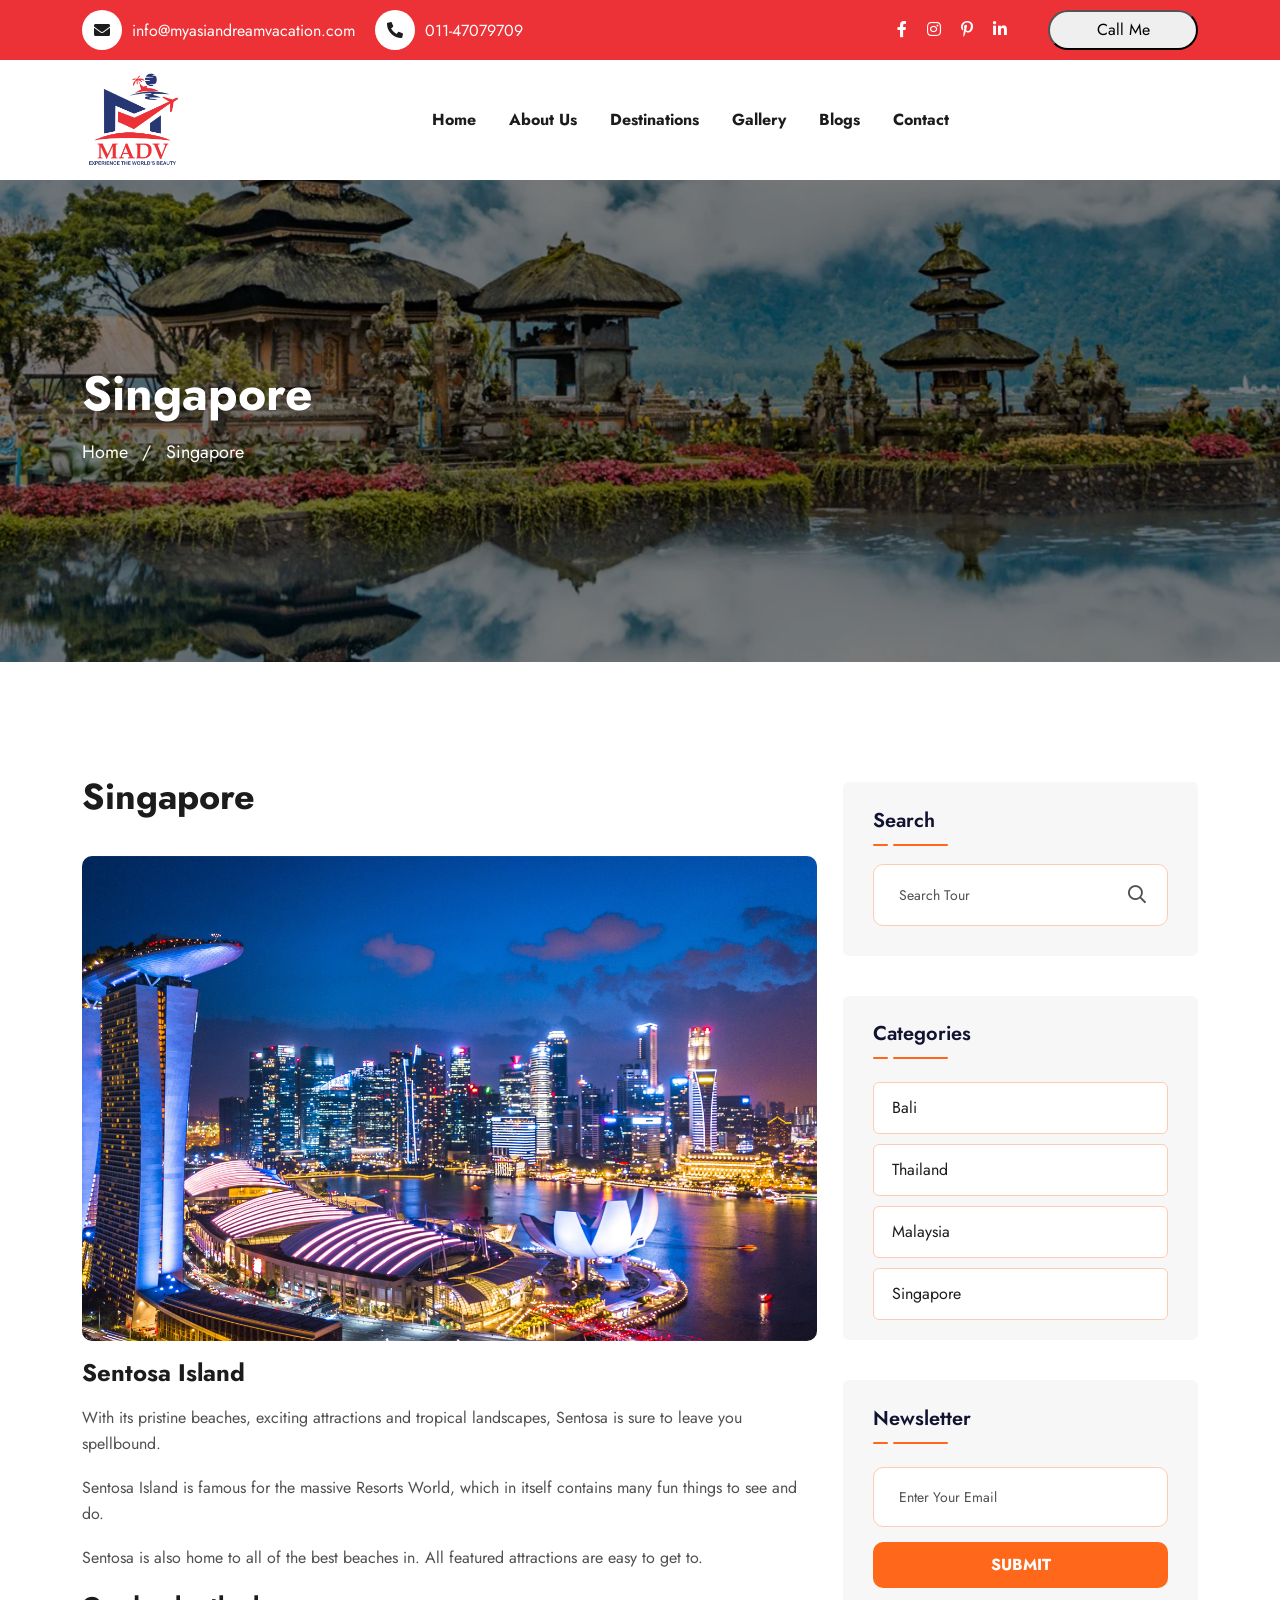
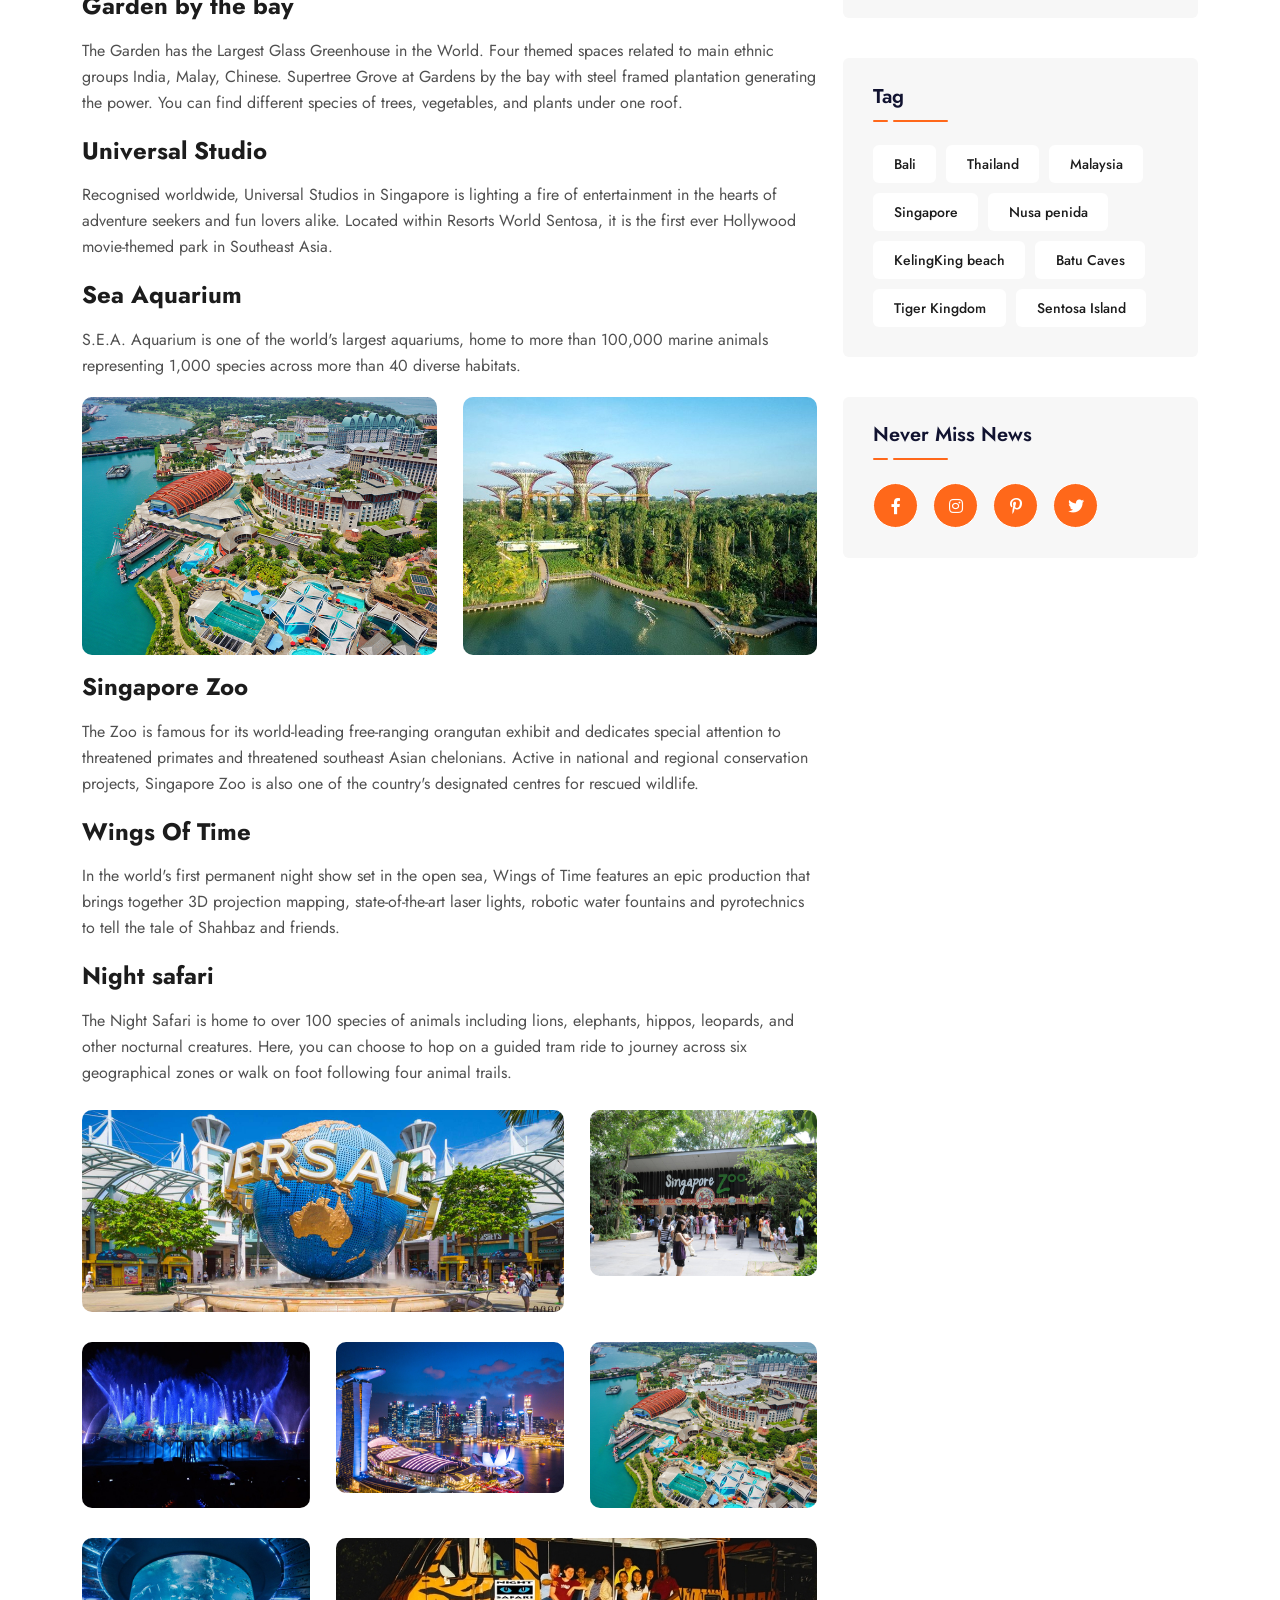
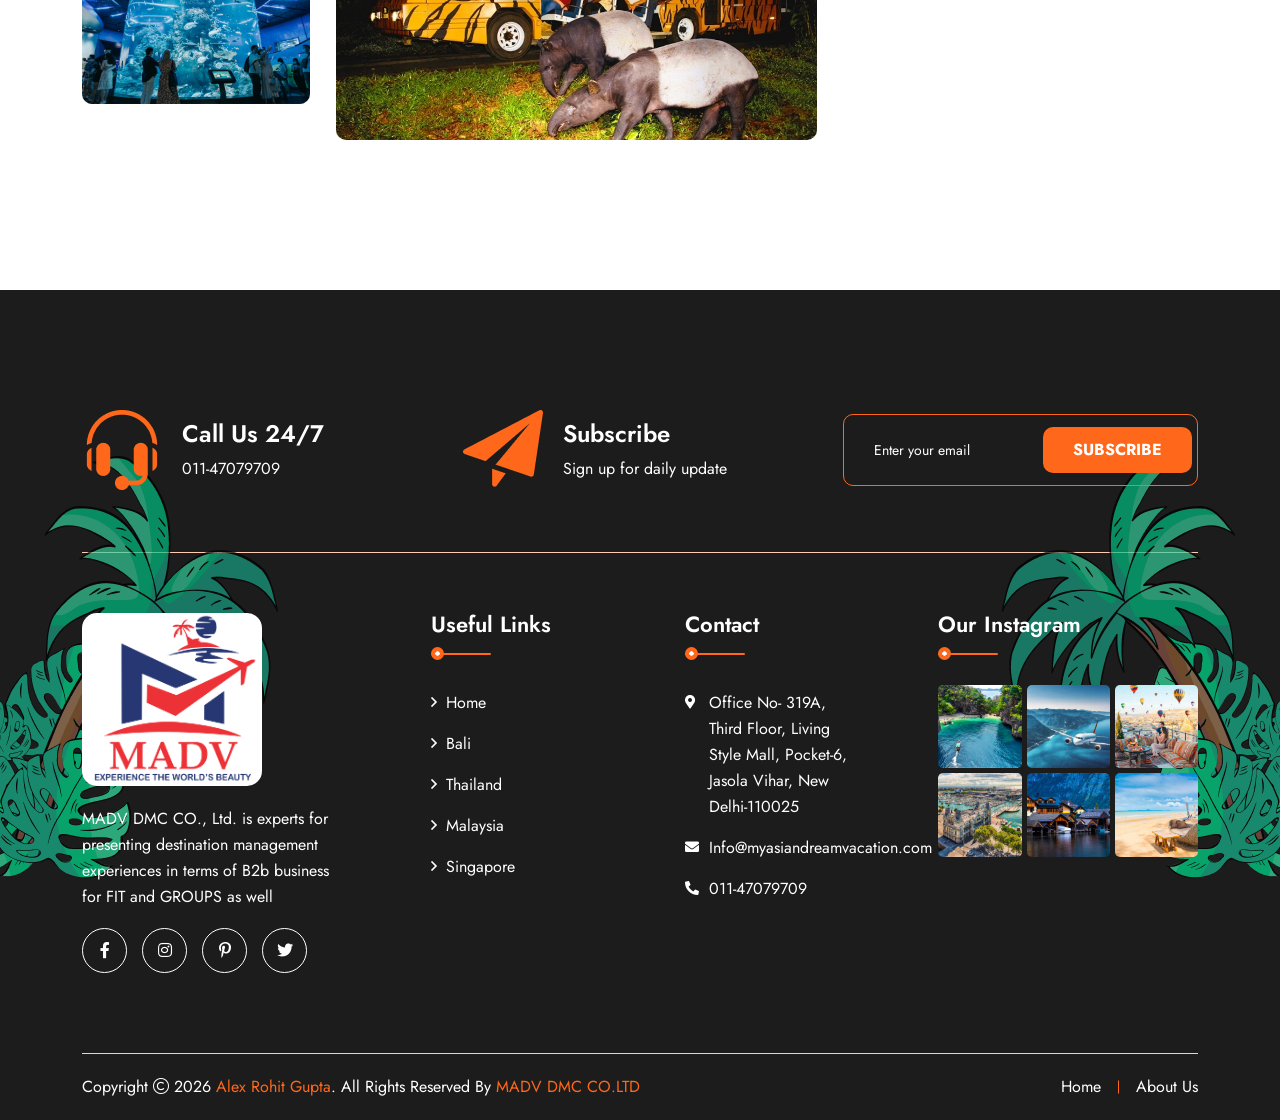
<file: Singapore.html>
<!DOCTYPE html>
<html class="no-js" lang="zxx">

  <head>
    <meta charset="utf-8">
    <meta http-equiv="x-ua-compatible" content="ie=edge">
    <title> MADV DMC CO., Ltd. - We are Destination Management Company for
      Bali, Thailand, Malaysia & Singapore. || Singapore </title>
    <meta name="author" content="Alex Rohit Gupta">
    <meta name="description"
      content="Experience the best of Asia with vibrant cultures, breathtaking landscapes, and unforgettable adventures on your dream vacation!">
    <meta name="keywords"
      content="TourAndTravel, TravelAdventures, ExploreTheWorld, Wanderlust, TravelGoals, VacationTime, AdventureAwaits, DiscoverDestinations">
    <meta name="robots" content="INDEX,FOLLOW">

    <!-- Mobile Specific Metas -->
    <meta name="viewport"
      content="width=device-width, initial-scale=1, shrink-to-fit=no">

    <!-- Favicons - Place favicon.ico in the root directory -->
    <link rel="icon" type="image/png" href="assets/img/favicons/favicon.png">
    <meta name="msapplication-TileColor" content="#ffffff">
    <meta name="theme-color" content="#ffffff">

    <!--==============================
	  Google Fonts
	============================== -->
    <link rel="preconnect" href="https://fonts.googleapis.com/" />
    <link rel="preconnect" href="https://fonts.gstatic.com/" crossorigin />
    <link
      href="https://fonts.googleapis.com/css2?family=Jost:wght@400;500;600;700;800&amp;display=swap"
      rel="stylesheet" />

    <!--==============================
	    All CSS File
	============================== -->
    <!-- Bootstrap -->
    <!-- <link rel="stylesheet" href="assets/css/app.min.css"> -->
    <link rel="stylesheet" href="assets/css/bootstrap.min.css" />
    <!-- Fontawesome Icon -->
    <link rel="stylesheet" href="assets/css/fontawesome.min.css" />
    <!-- Magnific Popup -->
    <link rel="stylesheet" href="assets/css/magnific-popup.min.css" />
    <!-- Slick Slider -->
    <link rel="stylesheet" href="assets/css/slick.min.css" />
    <!-- Theme Custom CSS -->
    <link rel="stylesheet" href="assets/css/style.css" />
  </head>

  <body>
    <!--********************************
  Code Start From Here 
	******************************** -->

    <!--==============================
    Sidemenu
  ============================== -->
  <div class="vs-menu-wrapper">
    <div class="vs-menu-area text-center">
      <button class="vs-menu-toggle"><i class="fal fa-times"></i></button>
      <div class="mobile-logo">
        <a href="/"><img src="./assets/img/logo_mdv.png" alt="Travolo"></a>
      </div>
      <div class="vs-mobile-menu">
        <ul>
          <li class="menu-item-has-children">
            <a href="/">Home</a>
          </li>
          <li class="menu-item-has-children">
            <a href="about.html">About Us</a>
          </li>
          <li class="menu-item-has-children">
            <a href="#">Destinations</a>
            <ul class="sub-menu">
              <li><a href="Bali.html">Bali</a></li>
              <li><a href="Thailand.html">Thailand</a></li>
              <li><a href="Malaysia.html">
                  Malaysia</a></li>
              <li><a href="Singapore.html">Singapore</a></li>
            </ul>
          </li>

          <li class="menu-item-has-children">
            <a href="./assets/img/madvpdf.pdf">Gallery</a>

          </li>

          <li class="menu-item-has-children">
            <a href="#">Blog</a>
            <ul class="sub-menu">
              <li><a href="blog-grid.html">Blog Grid</a></li>
              <li><a href="blog-details.html">Blog Details</a></li>
            </ul>
          </li>
          <li>
            <a href="contact.html">Contact</a>
          </li>
        </ul>
      </div>
    </div>
  </div>

  <!--==============================
  Sidemenu
============================== -->
  <div class="sidemenu-wrapper offcanvas-wrapper d-none d-lg-block">
    <div class="sidemenu-content">
      <button class="closeButton sideMenuCls">
        <i class="far fa-times"></i>
      </button>
      <div class="widget">
        <div class="vs-widget-about">
          <div class="footer-logo">
            <a href="/"><img src="assets/img/logo.svg" alt="Travolo"></a>
          </div>
          <p class="footer-text">
            Ut tellus dolor, dapibus eget, elementum ifend cursus eleifend,
            elit. Aenea ifen dn tor wisi Aliquam er at volutpat. Dui ac tui
            end cursus eleifendrpis.
          </p>
          <div class="info-social style2">
            <a href="#"><i class="fab fa-facebook-f"></i></a>
            <a href="#"><i class="fab fa-twitter"></i></a>
            <a href="#"><i class="fab fa-linkedin-in"></i></a>
            <a href="#"><i class="fab fa-google"></i></a>
          </div>
        </div>
      </div>
      <div class="widget">
        <h3 class="widget_title">Recent Articles</h3>
        <div class="recent-post-wrap">
          <div class="recent-post">
            <div class="media-img">
              <a href="blog-details.html"><img
                  src="assets/img/blog/recent-post1.jpg" alt="Blog Image"></a>
            </div>
            <div class="media-body">
              <div class="recent-post-meta">
                <i class="fal fa-calendar-alt"></i>
                <a href="blog.html">December 15, 2022</a>
              </div>
              <h4 class="post-title">
                <a class="text-inherit" href="blog-details.html">We are Giving
                  Amazing Tour for VIP</a>
              </h4>
            </div>
          </div>
          <div class="recent-post">
            <div class="media-img">
              <a href="blog-details.html"><img
                  src="assets/img/blog/recent-post2.jpg" alt="Blog Image"></a>
            </div>
            <div class="media-body">
              <div class="recent-post-meta">
                <i class="fal fa-calendar-alt"></i>
                <a href="blog.html">March 13, 2022</a>
              </div>
              <h4 class="post-title">
                <a class="text-inherit" href="blog-details.html">The journey
                  journal chronicles of a wandering soul</a>
              </h4>
            </div>
          </div>
          <div class="recent-post">
            <div class="media-img">
              <a href="blog-details.html"><img
                  src="assets/img/blog/recent-post3.jpg" alt="Blog Image"></a>
            </div>
            <div class="media-body">
              <div class="recent-post-meta">
                <i class="fal fa-calendar-alt"></i>
                <a href="blog.html">Augest 23, 2022</a>
              </div>
              <h4 class="post-title">
                <a class="text-inherit" href="blog-details.html">Roam And
                  Revel captivating at tellus.</a>
              </h4>
            </div>
          </div>
        </div>
      </div>
    </div>
  </div>

  <!-- ==============================
  Header Area
============================== -->
  <header class="vs-header header-layout3">
    <div class="container">
      <div class="header-top">
        <div class="row justify-content-between align-items-center">
          <div class="col d-none d-lg-block">
            <ul class="header-contact">
              <li><i class="fas fa-envelope"></i> <a
                  href="mailto:info@myasiandreamvacation.com">
                  info@myasiandreamvacation.com</a>
              </li>
              <li><i class="fas fa-phone-alt"></i> <a
                  href="tel:011-47079709">011-47079709</a></li>
            </ul>
          </div>
          <div class="col-auto">
            <div class="header-social">
              <a href="#"><i class="fab fa-facebook-f"></i></a>
              <a href="#"><i class="fab fa-instagram"></i></a>
              <a href="#"><i class="fab fa-pinterest-p"></i></a>
              <a href="#"><i class="fab fa-linkedin-in"></i></a>
            </div>
          </div>
          <div class="col-auto d-flex ">
            <!-- <div class="header-dropdown">
            <a class="dropdown-toggle" href="#" role="button" id="dropdownMenuLink1" data-bs-toggle="dropdown"
              aria-expanded="false">English</a>
            <ul class="dropdown-menu" aria-labelledby="dropdownMenuLink1">
              <li>
                <a href="#">German</a>
                <a href="#">French</a>
                <a href="#">Italian</a>
                <a href="#">Latvian</a>
                <a href="#">Spanish</a>
                <a href="#">Greek</a>
              </li>
            </ul>
          </div> -->
            <div class="padding-both">
              <a href="tel:011-47079709"> <button
                  style="width: 150px;height: 40px;border-radius: 30px;"> Call
                  Me</button> </a>
            </div>
            <!-- <a class="user-btn" href="sign-up.html"><i class="far fa-user-circle"></i></a> -->
          </div>
        </div>
      </div>
    </div>
    <div class="sticky-wrapper">
      <div class="sticky-active">
        <div class="container position-relative z-index-common">
          <div class="row align-items-center justify-content-between">
            <div class="col-auto">
              <div class="vs-logo">
                <a href="/"><img src="assets/img/logo_mdv.png" alt="logo"></a>
              </div>
            </div>
            <div class="col text-end text-xl-center">
              <nav class="main-menu  menu-style1 d-none d-lg-block">
                <ul>
                  <li class="menu-item-has-children">
                    <a href="/">Home</a>
                  </li>
                  <li class="menu-item-has-children">
                    <a href="about.html">About Us</a>

                  </li>
                  <li class="menu-item-has-children">
                    <a href="#">Destinations</a>
                    <ul class="sub-menu">
                      <li><a href="Bali.html">Bali</a></li>
                      <li><a href="Thailand.html">Thailand</a></li>
                      <li><a href="Malaysia.html">
                          Malaysia</a></li>
                      <li><a
                          href="Singapore.html">Singapore</a></li>
                    </ul>
                  </li>
                  <li class="menu-item-has-children mega-menu-wrap">
                    <a href="./assets/img/madvpdf.pdf">Gallery</a>
                    <!-- <ul class="mega-menu">
                    <li>
                      <a href="shop.html">Pagelist 1</a>
                      <ul>
                        <li><a href="index.html">Home One</a></li>
                        <li><a href="index-2.html">Home Two</a></li>
                        <li><a href="index-3.html">Home Three</a></li>
                        <li><a href="index-4.html">Home Four</a></li>
                        <li><a href="index-5.html">Home Five</a></li>
                        <li><a href="index-6.html">Home Six</a></li>
                      </ul>
                    </li>
                    <li>
                      <a href="#">Pagelist 2</a>
                      <ul>
                        <li><a href="about.html">About Us</a></li>
                        <li><a href="destinations.html">Destinations</a></li>
                        <li><a href="destination-details.html">Destinations Details</a></li>
                        <li><a href="tours.html">Tours List</a></li>
                        <li><a href="tour-booking.html">Tour Booking</a></li>
                      </ul>
                    </li>
                    <li>
                      <a href="#">Pagelist 3</a>
                      <ul>
                        <li><a href="shop.html">Shop</a></li>
                        <li><a href="shop-details.html">Shop Details</a></li>
                        <li><a href="cart.html">Cart</a></li>
                        <li><a href="checkout.html">Checkout</a></li>
                        <li><a href="blog.html">Blog List</a></li>
                      </ul>
                    </li>
                    <li>
                      <a href="#">Pagelist 4</a>
                      <ul>
                        <li><a href="blog-grid.html">Blog Grid</a></li>
                        <li><a href="blog-details.html">Blog Details</a></li>
                        <li><a href="error.html">Error Page</a></li>
                      </ul>
                    </li>
                  </ul> -->
                  </li>
                  <!-- <li class="menu-item-has-children">
                  <a href="#">Tours</a>
                  <ul class="sub-menu">
                    <li><a href="tours.html">Tours List</a></li>
                    <li><a href="tour-booking.html">Tour Booking</a></li>
                  </ul>
                </li> -->
                  <li class="menu-item-has-children">
                    <a href="blog-grid.html">Blogs</a>
                  </li>
                  <!-- <li class="menu-item-has-children">
                  <a href="#">Blog</a>
                  <ul class="sub-menu">
                    <li><a href="blog.html">Blog List</a></li>
                    <li><a href="blog-grid.html">Blog Grid</a></li>
                    <li><a href="blog-details.html">Blog Details</a></li>
                  </ul>
                </li> -->
                  <li>
                    <a href="contact.html">Contact</a>
                  </li>
                </ul>
              </nav>
              <button class="vs-menu-toggle d-inline-block d-lg-none"><i
                  class="fal fa-bars"></i></button>
            </div>
            <div class="col-auto d-none d-xl-block">
              <div class="header-btns">
                <!-- <a href="tel:011-47079709"><button>  Book An Appointment </button> </a> -->
                <!-- <button class="sideMenuToggler"><i class="fal fa-bars"></i> </button> -->
              </div>
            </div>
          </div>
        </div>
      </div>
    </div>
  </header>
    <!--==============================
    Header Area End
  ==============================-->

    <!--==============================
	  Hero area Start
	==============================-->
    <div class="breadcumb-wrapper"
      data-bg-src="assets/img/breadcumb/breadcumb-bg.jpg">
      <div class="container z-index-common">
        <div class="breadcumb-content">
          <h1 class="breadcumb-title">Singapore</h1>
          <div class="breadcumb-menu-wrap">
            <ul class="breadcumb-menu">
              <li><a href="/">Home</a></li>
              <li>Singapore</li>
              <!-- <li>Spain</li> -->
            </ul>
          </div>
        </div>
      </div>
    </div>
    <!--==============================
	  Hero Area End
	==============================-->

    <!--==============================
	  Destination Details Area Start
	==============================-->
    <section class="space">
      <div class="container">
        <div class="row">
          <div class="col-lg-8">
            <div class="destination-details">
              <h2 class="ds-title"> Singapore </h2>
              <div class="ds-img1">
                <img src="assets/img/servies/Singapore/Singapore.jpg"
                  alt="image" loading="lazy">
              </div>
              <h4 class="ds-text"> Sentosa Island </h4>
              <p class="ds-text">
                With its pristine beaches, exciting attractions and tropical
                landscapes, Sentosa is sure to leave you spellbound.
              </p>

              <p class="ds-text">
                Sentosa Island is famous for the massive Resorts World, which in
                itself contains many fun things to see and do.
              </p>

              <p class="ds-text">
                Sentosa is also home to all of the best beaches in. All featured
                attractions are easy to get to.
              </p>

              <h4 class="ds-text"> Garden by the bay </h4>
              <p class="ds-text">
                The Garden has the Largest Glass Greenhouse in the World. Four
                themed spaces related to main ethnic groups India, Malay,
                Chinese. Supertree Grove at Gardens by the bay with steel framed
                plantation generating the power. You can find different species
                of trees, vegetables, and plants under one roof.
              </p>
              <h4 class="ds-text"> Universal Studio </h4>
              <p class="ds-text">
                Recognised worldwide, Universal Studios in Singapore is lighting
                a fire of entertainment in the hearts of adventure seekers and
                fun lovers alike. Located within Resorts World Sentosa, it is
                the first ever Hollywood movie-themed park in Southeast Asia.
              </p>
              <h4 class="ds-text"> Sea Aquarium </h4>
              <p class="ds-text">
                S.E.A. Aquarium is one of the world's largest aquariums, home to
                more than 100,000 marine animals representing 1,000 species
                across more than 40 diverse habitats.
              </p>
              <div class="row gy-4">
                <div class="col-md-6">
                  <div class="img-2">
                    <img src="assets/img/servies/Singapore/Singapore1.jpg"
                      alt="image" loading="lazy">
                  </div>
                </div>
                <div class="col-md-6">
                  <div class="img-2">
                    <img src="assets/img/servies/Singapore/Singapore2.jpg"
                      alt="image" loading="lazy">
                  </div>
                </div>
              </div>

              <h4 class="ds-text"> Singapore Zoo </h4>
              <p class="ds-text">
                The Zoo is famous for its world-leading free-ranging orangutan
                exhibit and dedicates special attention to threatened primates
                and threatened southeast Asian chelonians. Active in national
                and regional conservation projects, Singapore Zoo is also one of
                the country's designated centres for rescued wildlife.
              </p>

              <h4 class="ds-title">Wings Of Time</h4>
              <p class="ds-text">
                In the world's first permanent night show set in the open sea,
                Wings of Time features an epic production that brings together
                3D projection mapping, state-of-the-art laser lights, robotic
                water fountains and pyrotechnics to tell the tale of Shahbaz and
                friends.
              </p>
              <h4 class="ds-title"> Night safari</h4>
              <p class="ds-text">
                The Night Safari is home to over 100 species of animals
                including lions, elephants, hippos, leopards, and other
                nocturnal creatures. Here, you can choose to hop on a guided
                tram ride to journey across six geographical zones or walk on
                foot following four animal trails.
              </p>
             
              <div class="mt-4">
                <div class="row">
                  <div class="col-lg-8 col-md-12 col-sm-12 col-auto">
                    <div class="gallery-img5">
                      <img src="assets/img/servies/Singapore/Singapore893.jpg"
                        alt="images" loading="lazy">
                      <div class="gallery-content">
                        <a href="assets/img/servies/Singapore/Singapore3.jpg"
                          class="popup-image"><i
                            class="fas fa-plus"></i></a>
                      </div>
                    </div>
                  </div>
                  <div class="col-lg-4 col-md-6 col-sm-6 col-auto">
                    <div class="gallery-img5">
                      <img src="assets/img/servies/Singapore/Singapore4.jpg"
                        alt="images" loading="lazy">
                      <div class="gallery-content">
                        <a href="assets/img/destinations/destination-s-1-5.jpg"
                          class="popup-image"><i
                            class="fas fa-plus"></i></a>
                      </div>
                    </div>
                  </div>
                  <div class="col-lg-4 col-md-6 col-sm-6 col-auto">
                    <div class="gallery-img5">
                      <img src="assets/img/servies/Singapore/Singapore5.jpg"
                        alt="images" loading="lazy">
                      <div class="gallery-content">
                        <a href="assets/img/destinations/destination-s-1-6.jpg"
                          class="popup-image"><i
                            class="fas fa-plus"></i></a>
                      </div>
                    </div>
                  </div>
                  <div class="col-lg-4 col-md-6 col-sm-6 col-auto">
                    <div class="gallery-img5">
                      <img src="assets/img/servies/Singapore/Singapore.jpg"
                        alt="images" loading="lazy">
                      <div class="gallery-content">
                        <a href="assets/img/destinations/destination-s-1-7.jpg"
                          class="popup-image"><i
                            class="fas fa-plus"></i></a>
                      </div>
                    </div>
                  </div>
                  <div class="col-lg-4 col-md-6 col-sm-6 col-auto">
                    <div class="gallery-img5">
                      <img src="assets/img/servies/Singapore/Singapore1.jpg"
                        alt="images" loading="lazy">
                      <div class="gallery-content">
                        <a href="assets/img/destinations/destination-s-1-8.jpg"
                          class="popup-image"><i
                            class="fas fa-plus"></i></a>
                      </div>
                    </div>
                  </div>
                  <div class="col-lg-4 col-md-6 col-sm-6 col-auto">
                    <div class="gallery-img5">
                      <img src="assets/img/servies/Singapore/Singapore3.jpg"
                        alt="images" loading="lazy">
                      <div class="gallery-content">
                        <a href="assets/img/destinations/destination-s-1-9.jpg"
                          class="popup-image"><i
                            class="fas fa-plus"></i></a>
                      </div>
                    </div>
                  </div>
                  <div class="col-lg-8 col-md-12 col-sm-12 col-auto">
                    <div class="gallery-img5">
                      <img src="assets/img/servies/Singapore/Singapore8931.jpg"
                        alt="images" loading="lazy">
                      <div class="gallery-content">
                        <a href="assets/img/destinations/destination-s-1-10.jpg"
                          class="popup-image"><i
                            class="fas fa-plus"></i></a>
                      </div>
                    </div>
                  </div>
                </div>
              </div>

              <!-- Comment Form -->
              <!-- <div class="vs-comment-form">
              <div id="respond" class="comment-respond">
                <h3 class="blog-inner-title">Leave a Comment</h3>
                <div class="row">
                  <div class="col-md-6 form-group">
                    <input type="text" class="form-control" placeholder="Enter Your Name">
                  </div>
                  <div class="col-md-6 form-group">
                    <input type="email" class="form-control" placeholder="Email Address">
                  </div>
                  <div class="col-12 form-group">
                    <textarea class="form-control" placeholder="Write Your Comment"></textarea>
                  </div>
                  <div class="col-12 ">
                    <div class="custom-checkbox notice">
                      <input id="wp-comment-cookies-consent" name="wp-comment-cookies-consent" type="checkbox"
                        value="yes">
                      <label for="wp-comment-cookies-consent"> Save my name, email, and website in this browser for
                        the next time I comment.</label>
                    </div>
                  </div>
                  <div class="col-12 form-group pt-lg-2">
                    <button class="vs-btn style4">Post Comment</button>
                  </div>
                </div>
              </div>
            </div> -->
            </div>
          </div>
          <div class="col-lg-4">
            <div class="sidebar-area">
              <div class="widget widget_search">
                <div class="widget_title">Search</div>
                <form class="search-form">
                  <input type="text" placeholder="Search Tour">
                  <button type="submit"><i class="far fa-search"></i></button>
                </form>
              </div>
              <!-- <div class="widget">
                <h3 class="widget_title">Recent Posts</h3>
                <div class="recent-post-wrap">
                  <div class="recent-post">
                    <div class="media-img">
                      <a href="blog-details.html">
                        <img src="assets/img/blog/recent-post1.jpg"
                          alt="Blog Image">
                      </a>
                    </div>
                    <div class="media-body">
                      <h4 class="post-title">
                        <a class="text-inherit" href="blog-details.html">Lorem
                          ipsum dolor
                          sit agmet.</a>
                      </h4>
                      <div class="recent-post-meta">
                        <i class="fas fa-calendar-alt"></i>
                        <a href="blog.html">July 21, 2023</a>
                      </div>
                    </div>
                  </div>
                  <div class="recent-post">
                    <div class="media-img">
                      <a href="blog-details.html">
                        <img src="assets/img/blog/recent-post2.jpg"
                          alt="Blog Image">
                      </a>
                    </div>
                    <div class="media-body">
                      <h4 class="post-title">
                        <a class="text-inherit" href="blog-details.html">Lorem
                          ipsum dolor
                          sit agmet.</a>
                      </h4>
                      <div class="recent-post-meta">
                        <i class="fas fa-calendar-alt"></i>
                        <a href="blog.html">July 21, 2023</a>
                      </div>
                    </div>
                  </div>
                  <div class="recent-post">
                    <div class="media-img">
                      <a href="blog-details.html">
                        <img src="assets/img/blog/recent-post3.jpg"
                          alt="Blog Image">
                      </a>
                    </div>
                    <div class="media-body">
                      <h4 class="post-title">
                        <a class="text-inherit" href="blog-details.html">Lorem
                          ipsum dolor
                          sit agmet.</a>
                      </h4>
                      <div class="recent-post-meta">
                        <i class="fas fa-calendar-alt"></i>
                        <a href="blog.html">July 21, 2023</a>
                      </div>
                    </div>
                  </div>
                </div>
              </div> -->

              <div class="widget widget_categories">
                <h3 class="widget_title">Categories</h3>
                <ul>
                  <li><a class="active" href="Bali.html">Bali</a>
                    <span></span></li>
                  <li><a href="Thailand.html">Thailand</a> <span></span></li>
                  <li><a href="Malaysia.html">Malaysia</a> <span></span></li>
                  <li><a href="Singapore.html">Singapore</a> <span></span></li>

                </ul>
              </div>

              <div class="widget widget-newsletter">
                <h3 class="widget_title">Newsletter</h3>
                <form class="newsletter-form">
                  <input class="form-control" type="email"
                    placeholder="Enter Your Email" />
                  <button type="submit" class="vs-btn style4">Submit</button>
                </form>
              </div>

              <div class="widget widget_tag_cloud">
                <h3 class="widget_title">Tag</h3>
                <div class="tagcloud">
                  <a href="Bali.html">Bali</a>
                  <a href="Thailand.html">Thailand</a>
                  <a href="Malaysia.html">Malaysia</a>
                  <a href="Singapore.html">Singapore</a>
                  <a href="Bali.html">Nusa penida</a>
                  <a href="Bali.html">KelingKing beach</a>
                  <a href="Malaysia.html">Batu Caves</a>
                  <a href="Thailand.html">Tiger Kingdom</a>
                  <a href="Singapore.html">Sentosa Island</a>

                </div>
              </div>

              <div class="widget widget-social">
                <h3 class="widget_title">Never Miss News</h3>
                <div class="social-style widget_social_style">
                  <a href="#" target="_blank"><i
                      class="fab fa-facebook-f"></i></a>
                  <a href="#" target="_blank"><i
                      class="fab fa-instagram"></i></a>
                  <a href="#" target="_blank"><i
                      class="fab fa-pinterest-p"></i></a>
                  <a href="#" target="_blank"><i class="fab fa-twitter"></i></a>
                </div>
              </div>
            </div>
          </div>
        </div>
      </div>
    </section>
    <!--==============================
	  Destination Details Area End
	==============================-->

    <!--==============================
	  Footer Area
	==============================-->
    <footer class="footer-wrapper footer-layout1 shape-mockup-wrap">
      <div class="shape-mockup d-none d-xl-block jump z-index-negative"
        data-top="20%" data-left="0%">
        <img src="assets/img/shape/tree-left.png" alt="svg">
      </div>
      <div class="shape-mockup d-none d-xl-block jump z-index-negative"
        data-top="20%" data-right="0%">
        <img src="assets/img/shape/tree-right.png" alt="svg">
      </div>
      <div class="container ">
        <div class="footer-newsletter2 space-top">
          <div class="row align-items-center justify-content-center">
            <div class="col-lg-4 col-md-6 col-sm-6">
              <div class="newsletter-style2">
                <div class="newsletter-img">
                  <img src="assets/img/shape/call.png" alt="image">
                </div>
                <h3 class="newsletter-text">Call Us 24/7</h3>
                <a href="tel:011-47079709">
                  011-47079709</a>
              </div>
            </div>
            <div class="col-lg-4 col-md-6 col-sm-6">
              <div class="newsletter-style2">
                <div class="newsletter-img">
                  <img src="assets/img/shape/share.png" alt="image">
                </div>
                <h3 class="newsletter-text">Subscribe</h3>
                <a href="contact.html">Sign up for daily update</a>
              </div>
            </div>
            <div class="col-lg-4 col-md-6 col-sm-12">
              <form class="form-group">
                <input type="email" class="form-control"
                  placeholder="Enter your email">
                <button class="vs-btn style4" type="submit">Subscribe</button>
              </form>
            </div>
          </div>
        </div>
      </div>
      <div class="widget-area2">
        <div class="container">
          <div class="row g-5 justify-content-between">
            <div class="col-md-6 col-xl-3">
              <div class="widget footer-widget">
                <div class="vs-widget-about">
                  <div class="footer-logo"
                    style="background: #fff;border-radius: 15px;">
                    <a href="/"><img src="assets/img/logo_mdv.png"
                        alt="alex rohit gupta" class="logo" width="180px"
                        loading="lazy" /></a>
                  </div>
                  <p class="footer-text">
                    MADV DMC CO., Ltd. is experts for presenting
                    destination management experiences in terms of B2b business
                    for FIT and GROUPS as well
                  </p>
                  <div class="social-style1">
                    <a href="#" target="_blank"><i
                        class="fab fa-facebook-f"></i></a>
                    <a href="#" target="_blank"><i
                        class="fab fa-instagram"></i></a>
                    <a href="#" target="_blank"><i
                        class="fab fa-pinterest-p"></i></a>
                    <a href="#" target="_blank"><i
                        class="fab fa-twitter"></i></a>
                  </div>
                </div>
              </div>
            </div>
            <div class="col-md-6 col-xl-2">
              <div class="widget widget_nav_menu footer-widget">
                <h3 class="widget_title">Useful Links</h3>
                <div class="menu-all-pages-container">
                  <ul class="menu">
                    <li><a href="index.html"><i class="far fa-angle-right"></i>
                        Home</a></li>
                    <li><a href="destinations.html"><i
                          class="far fa-angle-right"></i> Bali</a></li>
                    <li><a href="Thailand.html"><i
                          class="far fa-angle-right"></i>
                        Thailand </a></li>
                    <li><a href="Malaysia.html"><i
                          class="far fa-angle-right"></i>
                        Malaysia</a></li>
                    <li><a href="Singapore.html"><i
                          class="far fa-angle-right"></i>
                        Singapore</a></li>
                  </ul>
                </div>
              </div>
            </div>
            <div class="col-md-6 col-xl-2">
              <div class="widget widget_nav_menu footer-widget footer-contact">
                <h3 class="widget_title">Contact</h3>
                <div class="menu-all-pages-container">
                  <ul class="menu">
                    <li><a href="#"><i class="fas fa-map-marker-alt"></i>
                        Office No- 319A, Third Floor, Living Style Mall,
                        Pocket-6, Jasola Vihar, New Delhi-110025
                      </a></li>
                    <li><a href="mailto:Info@myasiandreamvacation.com"><i
                          class="fas fa-envelope"></i>
                        Info@myasiandreamvacation.com </a></li>
                    <li><a href="tel:011-47079709"><i
                          class="fas fa-phone-alt"></i>011-47079709</a></li>
                  </ul>
                </div>
              </div>
            </div>
            <div class="col-md-6 col-xl-3">
              <div class="widget footer-widget">
                <h4 class="widget_title">Our Instagram</h4>
                <div class="sidebar-gallery">
                  <a href="assets/img/footer/insta1.jpg"
                    class="popup-image"><img src="assets/img/footer/insta1.jpg"
                      alt="Gallery Image" class="w-100" />
                  </a>
                  <a href="assets/img/footer/insta2.jpg"
                    class="popup-image"><img src="assets/img/footer/insta2.jpg"
                      alt="Gallery Image" class="w-100" />
                  </a>
                  <a href="assets/img/footer/insta3.jpg"
                    class="popup-image"><img src="assets/img/footer/insta3.jpg"
                      alt="Gallery Image" class="w-100" />
                  </a>
                  <a href="assets/img/footer/insta4.jpg"
                    class="popup-image"><img src="assets/img/footer/insta4.jpg"
                      alt="Gallery Image" class="w-100" />
                  </a>
                  <a href="assets/img/footer/insta5.jpg"
                    class="popup-image"><img src="assets/img/footer/insta5.jpg"
                      alt="Gallery Image" class="w-100" />
                  </a>
                  <a href="assets/img/footer/insta6.jpg"
                    class="popup-image"><img src="assets/img/footer/insta6.jpg"
                      alt="Gallery Image" class="w-100" />
                  </a>
                </div>
              </div>
            </div>
          </div>
        </div>
      </div>
      <div class="container">
        <div class="copyright-wrap">
          <div class="row justify-content-between align-items-center">
            <div class="col-lg-auto">
              <p class="copyright-text">Copyright <i
                  class="fal fa-copyright"></i>
                <script>document.write(new Date().getFullYear())</script> <a
                  href="https://alexrohitgupta.sseotool.co.in/"
                  target="_blank">Alex Rohit Gupta</a>.
                All Rights Reserved By <a
                  href="/"> MADV DMC CO.LTD </a>
              </p>
            </div>
            <div class="col-auto d-none d-lg-block">
              <div class="copyright-menu">
                <ul class="list-unstyled">
                  <li><a href="#">Home</a></li>
                  <li><a href="about.html">About Us</a></li>
                </ul>
              </div>
            </div>
          </div>
        </div>
      </div>
    </footer>

    <!--********************************
    Code Ends Here 
	******************************** -->

    <!-- Scroll To Top -->
    <a href="#" class="scrollToTop scroll-btn"><i
        class="far fa-arrow-up"></i></a>

    <!--==============================
    All Js File
============================== -->
    <!-- Jquery -->
    <script src="assets/js/vendor/jquery-3.6.0.min.js"></script>
    <!-- Slick Slider -->
    <script src="assets/js/slick.min.js"></script>
    <!-- Bootstrap -->
    <script src="assets/js/bootstrap.min.js"></script>
    <!-- Magnific Popup -->
    <script src="assets/js/jquery.magnific-popup.min.js"></script>
    <!-- jquery Ui -->
    <script src="assets/js/jquery-ui.min.js"></script>
    <!-- Circle Progress -->
    <script src="assets/js/circle-progress.min.js"></script>
    <!-- isotope -->
    <script src="assets/js/imagesLoaded.js"></script>
    <script src="assets/js/isotope.js"></script>
    <!-- Wow.js -->
    <script src="assets/js/wow.min.js"></script>
    <!-- Main Js File -->
    <script src="assets/js/main.js"></script>
  </body>

</html>
</file>
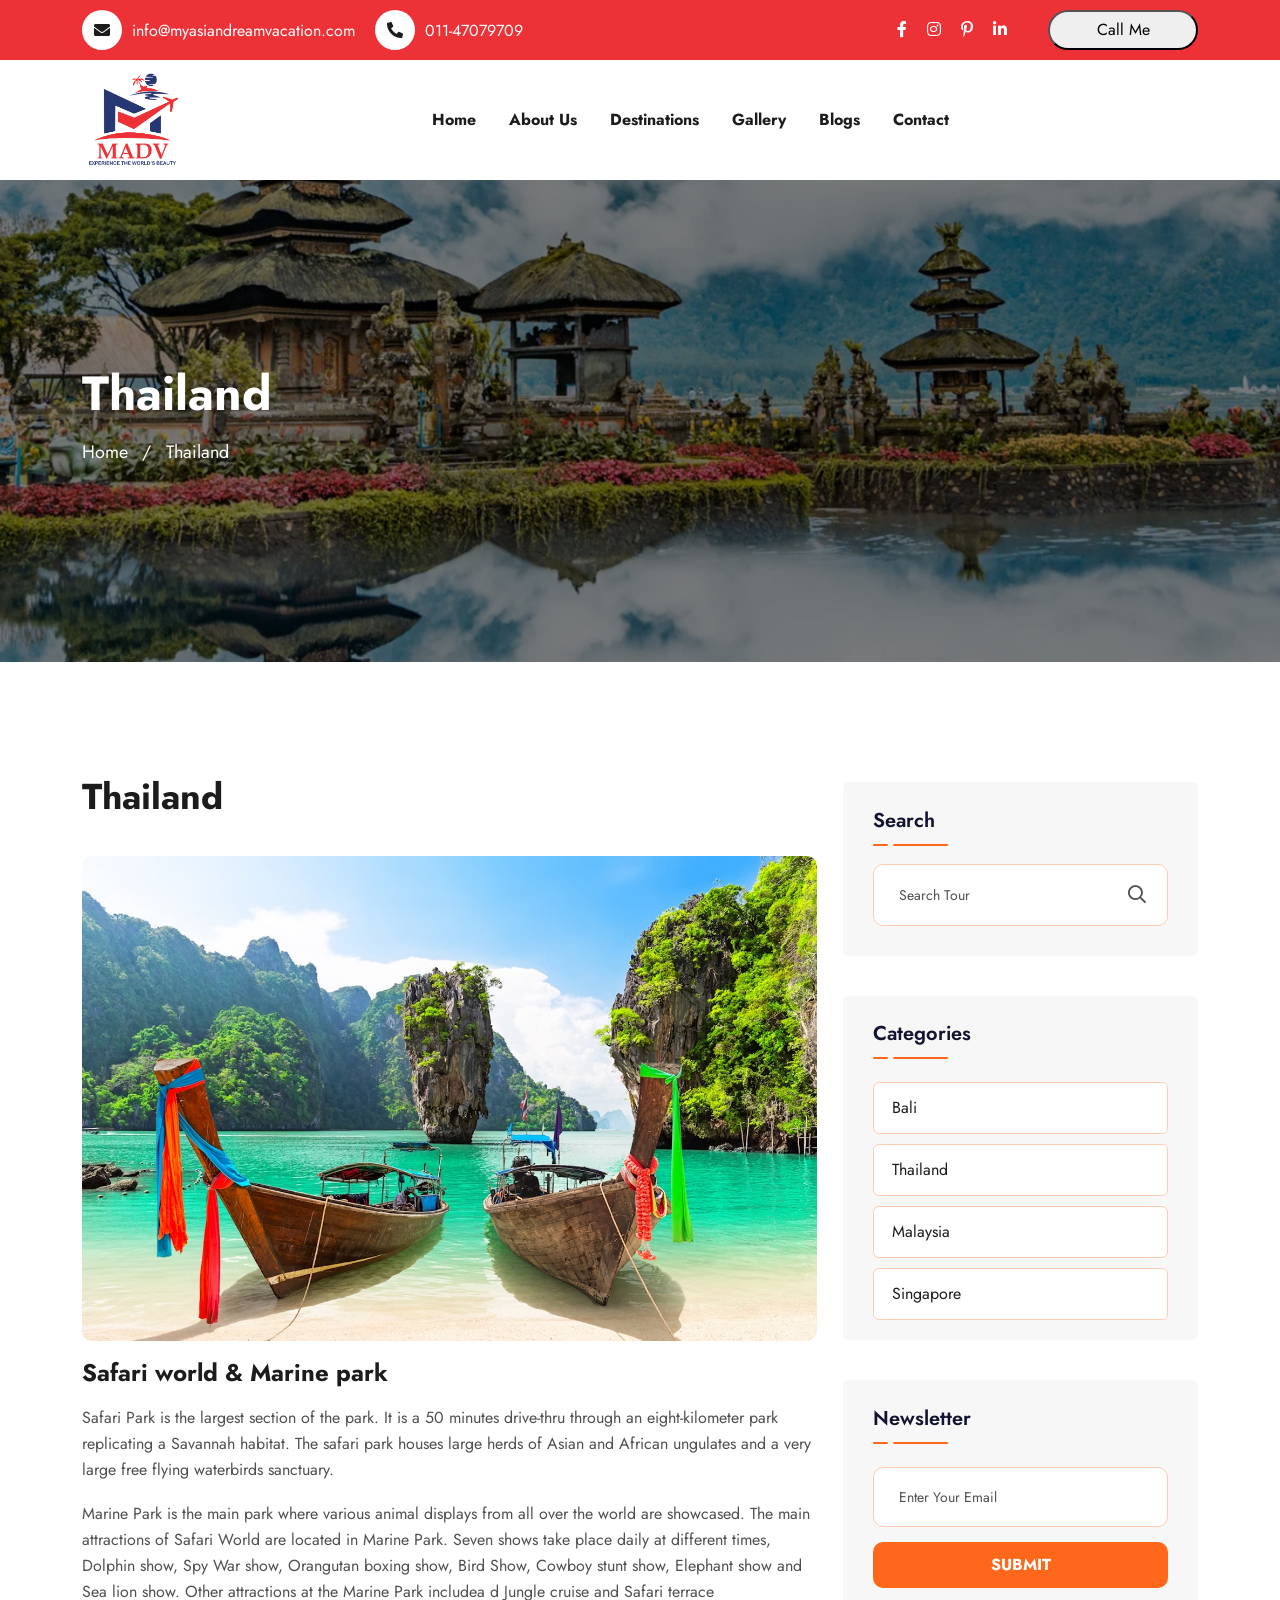
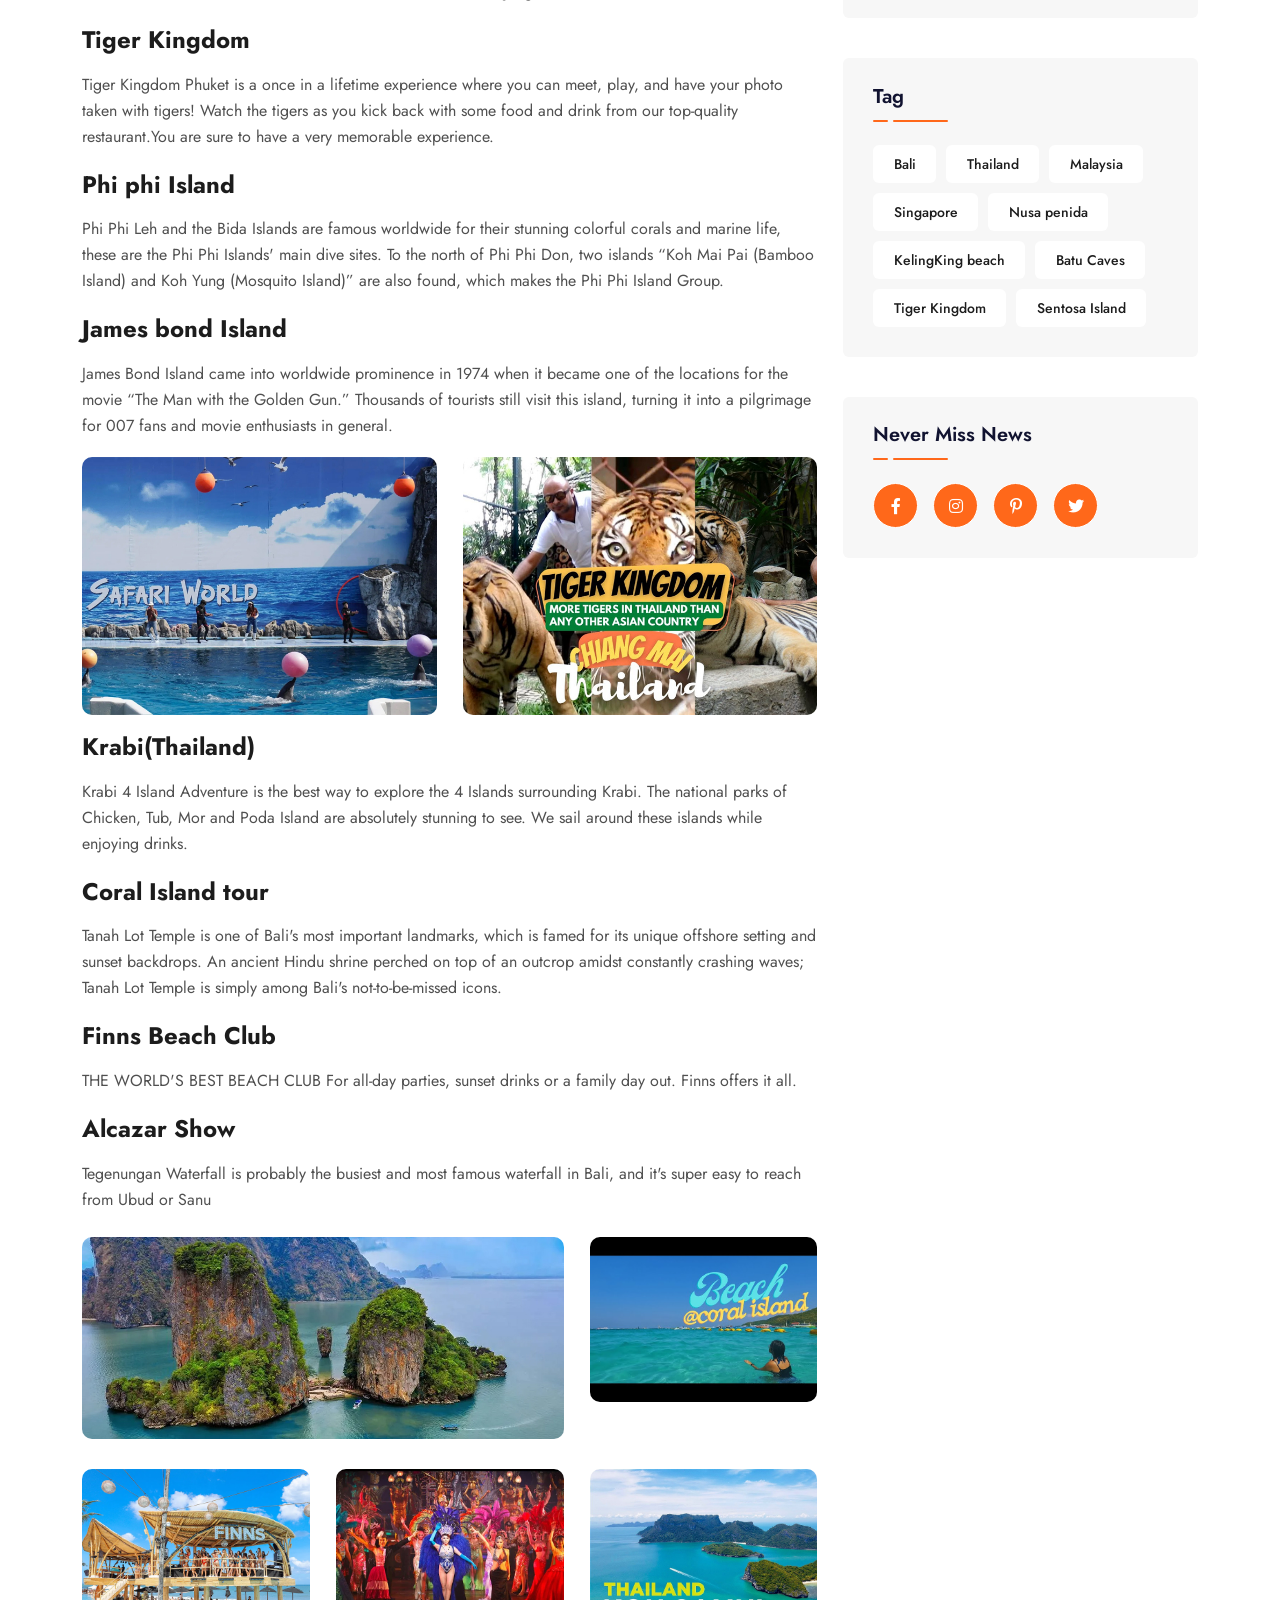
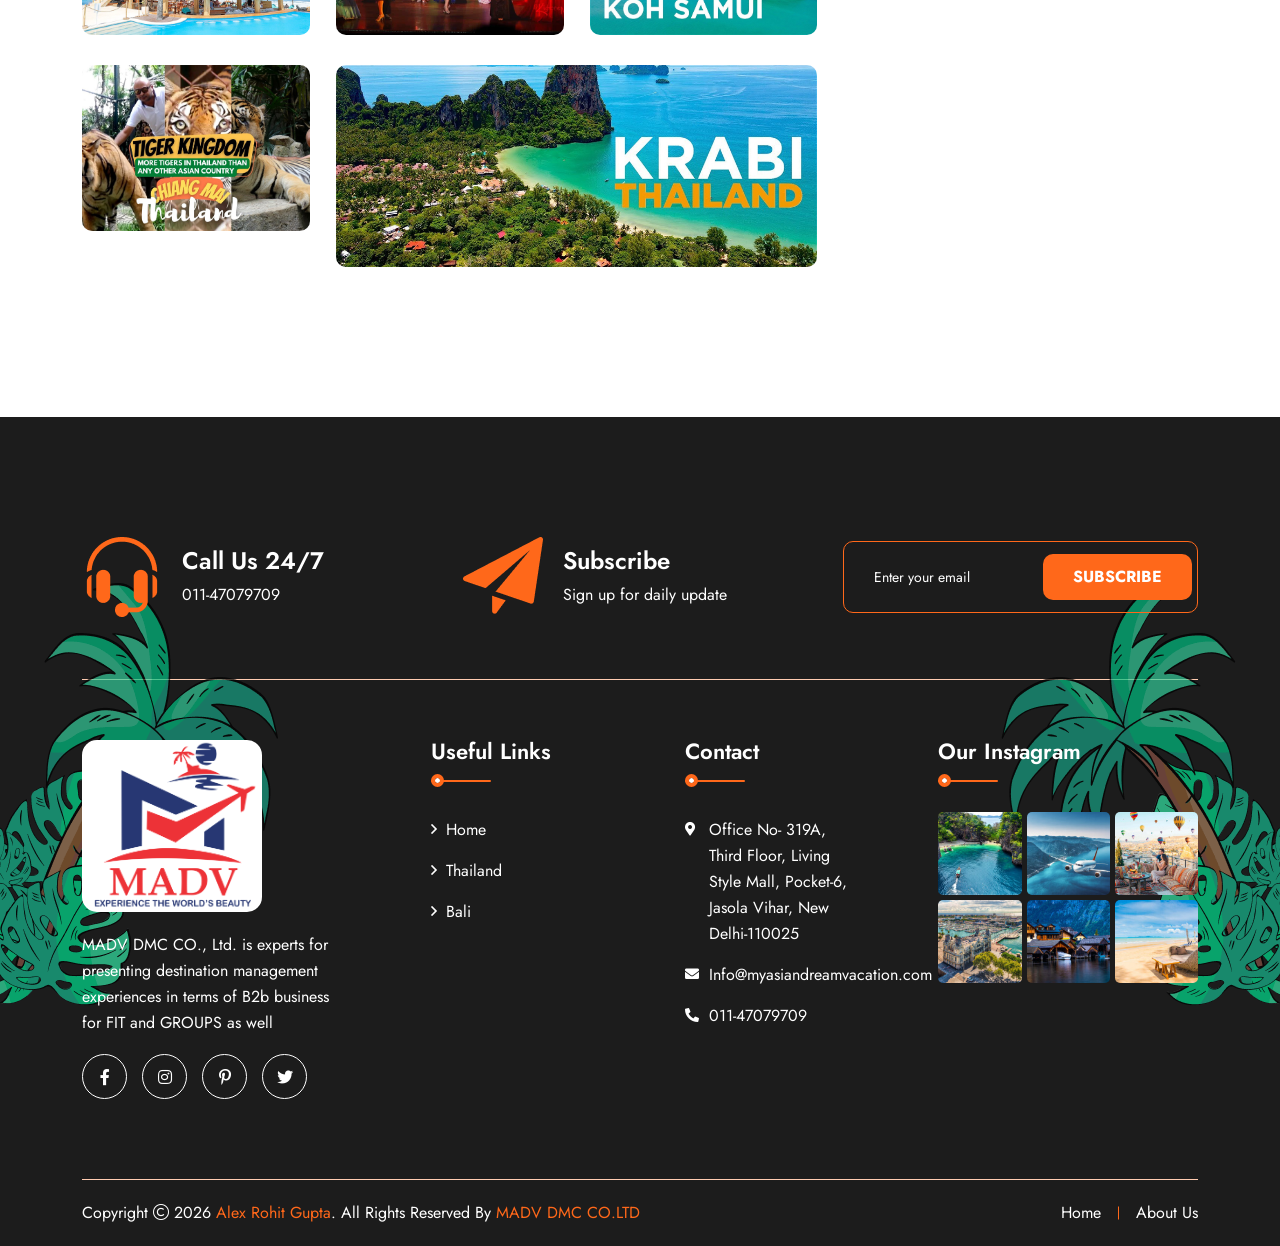
<file: Thailand.html>
<!DOCTYPE html>
<html class="no-js" lang="zxx">

  <head>
    <meta charset="utf-8">
    <meta http-equiv="x-ua-compatible" content="ie=edge">
    <title> MADV DMC CO., Ltd. - We are Destination Management Company for
      Bali, Thailand, Malaysia & Singapore. || Thailand </title>
    <meta name="author" content="Alex Rohit Gupta">
    <meta name="description"
      content="Experience the best of Asia with vibrant cultures, breathtaking landscapes, and unforgettable adventures on your dream vacation!">
    <meta name="keywords"
      content="TourAndTravel, TravelAdventures, ExploreTheWorld, Wanderlust, TravelGoals, VacationTime, AdventureAwaits, DiscoverDestinations">
    <meta name="robots" content="INDEX,FOLLOW">

    <!-- Mobile Specific Metas -->
    <meta name="viewport"
      content="width=device-width, initial-scale=1, shrink-to-fit=no">

    <!-- Favicons - Place favicon.ico in the root directory -->
    <link rel="icon" type="image/png" href="assets/img/favicons/favicon.png">
    <meta name="msapplication-TileColor" content="#ffffff">
    <meta name="theme-color" content="#ffffff">

    <!--==============================
	  Google Fonts
	============================== -->
    <link rel="preconnect" href="https://fonts.googleapis.com/" />
    <link rel="preconnect" href="https://fonts.gstatic.com/" crossorigin />
    <link
      href="https://fonts.googleapis.com/css2?family=Jost:wght@400;500;600;700;800&amp;display=swap"
      rel="stylesheet" />

    <!--==============================
	    All CSS File
	============================== -->
    <!-- Bootstrap -->
    <!-- <link rel="stylesheet" href="assets/css/app.min.css"> -->
    <link rel="stylesheet" href="assets/css/bootstrap.min.css" />
    <!-- Fontawesome Icon -->
    <link rel="stylesheet" href="assets/css/fontawesome.min.css" />
    <!-- Magnific Popup -->
    <link rel="stylesheet" href="assets/css/magnific-popup.min.css" />
    <!-- Slick Slider -->
    <link rel="stylesheet" href="assets/css/slick.min.css" />
    <!-- Theme Custom CSS -->
    <link rel="stylesheet" href="assets/css/style.css" />
  </head>

  <body>

  

    <!--==============================
    Sidemenu
  ============================== -->
  <div class="vs-menu-wrapper">
    <div class="vs-menu-area text-center">
      <button class="vs-menu-toggle"><i class="fal fa-times"></i></button>
      <div class="mobile-logo">
        <a href="/"><img src="./assets/img/logo_mdv.png" alt="Travolo"></a>
      </div>
      <div class="vs-mobile-menu">
        <ul>
          <li class="menu-item-has-children">
            <a href="/">Home</a>
          </li>
          <li class="menu-item-has-children">
            <a href="about.html">About Us</a>
          </li>
          <li class="menu-item-has-children">
            <a href="#">Destinations</a>
            <ul class="sub-menu">
              <li><a href="Thailand.html">Thailand</a></li>
              <li><a href="Bali.html">Bali</a></li>
             
              <!-- <li><a href="Malaysia.html">
                  Malaysia</a></li>
              <li><a href="Singapore.html">Singapore</a></li> -->
            </ul>
          </li>

          <li class="menu-item-has-children">
            <a href="./assets/img/madvpdf.pdf">Gallery</a>

          </li>

          <li class="menu-item-has-children">
            <a href="#">Blog</a>
            <ul class="sub-menu">
              <li><a href="blog-grid.html">Blog Grid</a></li>
              <li><a href="blog-details.html">Blog Details</a></li>
            </ul>
          </li>
          <li>
            <a href="contact.html">Contact</a>
          </li>
        </ul>
      </div>
    </div>
  </div>

  <!--==============================
  Sidemenu
============================== -->
  <div class="sidemenu-wrapper offcanvas-wrapper d-none d-lg-block">
    <div class="sidemenu-content">
      <button class="closeButton sideMenuCls">
        <i class="far fa-times"></i>
      </button>
      <div class="widget">
        <div class="vs-widget-about">
          <div class="footer-logo">
            <a href="/"><img src="assets/img/logo.svg" alt="Travolo"></a>
          </div>
          <p class="footer-text">
            Ut tellus dolor, dapibus eget, elementum ifend cursus eleifend,
            elit. Aenea ifen dn tor wisi Aliquam er at volutpat. Dui ac tui
            end cursus eleifendrpis.
          </p>
          <div class="info-social style2">
            <a href="#"><i class="fab fa-facebook-f"></i></a>
            <a href="#"><i class="fab fa-twitter"></i></a>
            <a href="#"><i class="fab fa-linkedin-in"></i></a>
            <a href="#"><i class="fab fa-google"></i></a>
          </div>
        </div>
      </div>
      <div class="widget">
        <h3 class="widget_title">Recent Articles</h3>
        <div class="recent-post-wrap">
          <div class="recent-post">
            <div class="media-img">
              <a href="blog-details.html"><img
                  src="assets/img/blog/recent-post1.jpg" alt="Blog Image"></a>
            </div>
            <div class="media-body">
              <div class="recent-post-meta">
                <i class="fal fa-calendar-alt"></i>
                <a href="blog.html">December 15, 2022</a>
              </div>
              <h4 class="post-title">
                <a class="text-inherit" href="blog-details.html">We are Giving
                  Amazing Tour for VIP</a>
              </h4>
            </div>
          </div>
          <div class="recent-post">
            <div class="media-img">
              <a href="blog-details.html"><img
                  src="assets/img/blog/recent-post2.jpg" alt="Blog Image"></a>
            </div>
            <div class="media-body">
              <div class="recent-post-meta">
                <i class="fal fa-calendar-alt"></i>
                <a href="blog.html">March 13, 2022</a>
              </div>
              <h4 class="post-title">
                <a class="text-inherit" href="blog-details.html">The journey
                  journal chronicles of a wandering soul</a>
              </h4>
            </div>
          </div>
          <div class="recent-post">
            <div class="media-img">
              <a href="blog-details.html"><img
                  src="assets/img/blog/recent-post3.jpg" alt="Blog Image"></a>
            </div>
            <div class="media-body">
              <div class="recent-post-meta">
                <i class="fal fa-calendar-alt"></i>
                <a href="blog.html">Augest 23, 2022</a>
              </div>
              <h4 class="post-title">
                <a class="text-inherit" href="blog-details.html">Roam And
                  Revel captivating at tellus.</a>
              </h4>
            </div>
          </div>
        </div>
      </div>
    </div>
  </div>

  <!-- ==============================
  Header Area
============================== -->
  <header class="vs-header header-layout3">
    <div class="container">
      <div class="header-top">
        <div class="row justify-content-between align-items-center">
          <div class="col d-none d-lg-block">
            <ul class="header-contact">
              <li><i class="fas fa-envelope"></i> <a
                  href="mailto:info@myasiandreamvacation.com">
                  info@myasiandreamvacation.com</a>
              </li>
              <li><i class="fas fa-phone-alt"></i> <a
                  href="tel:011-47079709">011-47079709</a></li>
            </ul>
          </div>
          <div class="col-auto">
            <div class="header-social">
              <a href="#"><i class="fab fa-facebook-f"></i></a>
              <a href="#"><i class="fab fa-instagram"></i></a>
              <a href="#"><i class="fab fa-pinterest-p"></i></a>
              <a href="#"><i class="fab fa-linkedin-in"></i></a>
            </div>
          </div>
          <div class="col-auto d-flex ">
            <!-- <div class="header-dropdown">
            <a class="dropdown-toggle" href="#" role="button" id="dropdownMenuLink1" data-bs-toggle="dropdown"
              aria-expanded="false">English</a>
            <ul class="dropdown-menu" aria-labelledby="dropdownMenuLink1">
              <li>
                <a href="#">German</a>
                <a href="#">French</a>
                <a href="#">Italian</a>
                <a href="#">Latvian</a>
                <a href="#">Spanish</a>
                <a href="#">Greek</a>
              </li>
            </ul>
          </div> -->
            <div class="padding-both">
              <a href="tel:011-47079709"> <button
                  style="width: 150px;height: 40px;border-radius: 30px;"> Call
                  Me</button> </a>
            </div>
            <!-- <a class="user-btn" href="sign-up.html"><i class="far fa-user-circle"></i></a> -->
          </div>
        </div>
      </div>
    </div>
    <div class="sticky-wrapper">
      <div class="sticky-active">
        <div class="container position-relative z-index-common">
          <div class="row align-items-center justify-content-between">
            <div class="col-auto">
              <div class="vs-logo">
                <a href="/"><img src="assets/img/logo_mdv.png" alt="logo"></a>
              </div>
            </div>
            <div class="col text-end text-xl-center">
              <nav class="main-menu  menu-style1 d-none d-lg-block">
                <ul>
                  <li class="menu-item-has-children">
                    <a href="/">Home</a>
                  </li>
                  <li class="menu-item-has-children">
                    <a href="about.html">About Us</a>

                  </li>
                  <li class="menu-item-has-children">
                    <a href="#">Destinations</a>
                    <ul class="sub-menu">
                      <li><a href="Thailand.html">Thailand</a></li>
                      <li><a href="Bali.html">Bali</a></li>
                     
                      <!-- <li><a href="Malaysia.html">
                          Malaysia</a></li>
                      <li><a
                          href="Singapore.html">Singapore</a></li> -->
                    </ul>
                  </li>
                  <li class="menu-item-has-children mega-menu-wrap">
                    <a href="./assets/img/madvpdf.pdf">Gallery</a>
                    <!-- <ul class="mega-menu">
                    <li>
                      <a href="shop.html">Pagelist 1</a>
                      <ul>
                        <li><a href="index.html">Home One</a></li>
                        <li><a href="index-2.html">Home Two</a></li>
                        <li><a href="index-3.html">Home Three</a></li>
                        <li><a href="index-4.html">Home Four</a></li>
                        <li><a href="index-5.html">Home Five</a></li>
                        <li><a href="index-6.html">Home Six</a></li>
                      </ul>
                    </li>
                    <li>
                      <a href="#">Pagelist 2</a>
                      <ul>
                        <li><a href="about.html">About Us</a></li>
                        <li><a href="destinations.html">Destinations</a></li>
                        <li><a href="destination-details.html">Destinations Details</a></li>
                        <li><a href="tours.html">Tours List</a></li>
                        <li><a href="tour-booking.html">Tour Booking</a></li>
                      </ul>
                    </li>
                    <li>
                      <a href="#">Pagelist 3</a>
                      <ul>
                        <li><a href="shop.html">Shop</a></li>
                        <li><a href="shop-details.html">Shop Details</a></li>
                        <li><a href="cart.html">Cart</a></li>
                        <li><a href="checkout.html">Checkout</a></li>
                        <li><a href="blog.html">Blog List</a></li>
                      </ul>
                    </li>
                    <li>
                      <a href="#">Pagelist 4</a>
                      <ul>
                        <li><a href="blog-grid.html">Blog Grid</a></li>
                        <li><a href="blog-details.html">Blog Details</a></li>
                        <li><a href="error.html">Error Page</a></li>
                      </ul>
                    </li>
                  </ul> -->
                  </li>
                  <!-- <li class="menu-item-has-children">
                  <a href="#">Tours</a>
                  <ul class="sub-menu">
                    <li><a href="tours.html">Tours List</a></li>
                    <li><a href="tour-booking.html">Tour Booking</a></li>
                  </ul>
                </li> -->
                  <li class="menu-item-has-children">
                    <a href="blog-grid.html">Blogs</a>
                  </li>
                  <!-- <li class="menu-item-has-children">
                  <a href="#">Blog</a>
                  <ul class="sub-menu">
                    <li><a href="blog.html">Blog List</a></li>
                    <li><a href="blog-grid.html">Blog Grid</a></li>
                    <li><a href="blog-details.html">Blog Details</a></li>
                  </ul>
                </li> -->
                  <li>
                    <a href="contact.html">Contact</a>
                  </li>
                </ul>
              </nav>
              <button class="vs-menu-toggle d-inline-block d-lg-none"><i
                  class="fal fa-bars"></i></button>
            </div>
            <div class="col-auto d-none d-xl-block">
              <div class="header-btns">
                <!-- <a href="tel:011-47079709"><button>  Book An Appointment </button> </a> -->
                <!-- <button class="sideMenuToggler"><i class="fal fa-bars"></i> </button> -->
              </div>
            </div>
          </div>
        </div>
      </div>
    </div>
  </header>
    <!--==============================
    Header Area End
  ==============================-->

    <!--==============================
	  Hero area Start
	==============================-->
    <div class="breadcumb-wrapper"
      data-bg-src="assets/img/breadcumb/breadcumb-bg.jpg">
      <div class="container z-index-common">
        <div class="breadcumb-content">
          <h1 class="breadcumb-title">Thailand</h1>
          <div class="breadcumb-menu-wrap">
            <ul class="breadcumb-menu">
              <li><a href="/">Home</a></li>
              <li>Thailand</li>
              <!-- <li>Spain</li> -->
            </ul>
          </div>
        </div>
      </div>
    </div>
    <!--==============================
	  Hero Area End
	==============================-->

    <!--==============================
	  Destination Details Area Start
	==============================-->
    <section class="space">
      <div class="container">
        <div class="row">
          <div class="col-lg-8">
            <div class="destination-details">
              <h2 class="ds-title"> Thailand </h2>
              <div class="ds-img1">
                <img src="assets/img/servies/Thailand/thailand.jpg"
                  alt="image" loading="lazy">
              </div>
              <h4 class="ds-text"> Safari world & Marine park </h4>
              <p class="ds-text">
                Safari Park is the largest section of the park. It is a 50
                minutes drive-thru through an eight-kilometer park replicating a
                Savannah habitat. The safari park houses large herds of Asian
                and African ungulates and a very large free flying waterbirds
                sanctuary.
              </p>
              <p class="ds-text">
                Marine Park is the main park where various animal displays from
                all over the world are showcased. The main attractions of Safari
                World are located in Marine Park. Seven shows take place daily
                at different times, Dolphin show, Spy War show, Orangutan boxing
                show, Bird Show, Cowboy stunt show, Elephant show and Sea lion
                show. Other attractions at the Marine Park includea d Jungle
                cruise and Safari terrace
              </p>
              <h4 class="ds-text"> Tiger Kingdom</h4>
              <p class="ds-text">
                Tiger Kingdom Phuket is a once in a lifetime experience where
                you can meet, play, and have your photo taken with tigers! Watch
                the tigers as you kick back with some food and drink from our
                top-quality restaurant.You are sure to have a very memorable
                experience.
              </p>
              <h4 class="ds-text"> Phi phi Island </h4>
              <p class="ds-text">
                Phi Phi Leh and the Bida Islands are famous worldwide for their
                stunning colorful corals and marine life, these are the Phi Phi
                Islands' main dive sites. To the north of Phi Phi Don, two
                islands “Koh Mai Pai (Bamboo Island) and Koh Yung (Mosquito
                Island)” are also found, which makes the Phi Phi Island Group.
              </p>
              <h4 class="ds-text"> James bond Island </h4>
              <p class="ds-text">
                James Bond Island came into worldwide prominence in 1974 when it
                became one of the locations for the movie “The Man with the
                Golden Gun.” Thousands of tourists still visit this island,
                turning it into a pilgrimage for 007 fans and movie enthusiasts
                in general.
              </p>
              <div class="row gy-4">
                <div class="col-md-6">
                  <div class="img-2">
                    <img src="assets/img/servies/Thailand/thailand1.jpg"
                      alt="image" loading="lazy">
                  </div>
                </div>
                <div class="col-md-6">
                  <div class="img-2">
                    <img src="assets/img/servies/Thailand/thailand2.jpg"
                      alt="image" loading="lazy">
                  </div>
                </div>
              </div>

              <h4 class="ds-text"> Krabi(Thailand) </h4>
              <p class="ds-text">
                Krabi 4 Island Adventure is the best way to explore the 4
                Islands surrounding Krabi. The national parks of Chicken, Tub,
                Mor and Poda Island are absolutely stunning to see. We sail
                around these islands while enjoying drinks.
              </p>

              <h4 class="ds-title">Coral Island tour</h4>
              <p class="ds-text">
                Tanah Lot Temple is one of Bali's most important landmarks,
                which is famed for its unique offshore setting and sunset
                backdrops. An ancient Hindu shrine perched on top of an outcrop
                amidst constantly crashing waves; Tanah Lot Temple is simply
                among Bali's not-to-be-missed icons.
              </p>
              <h4 class="ds-title">Finns Beach Club</h4>
              <p class="ds-text">
                THE WORLD'S BEST BEACH CLUB For all-day parties, sunset drinks
                or a family day out. Finns offers it all.
              </p>
              <h4 class="ds-title">Alcazar Show</h4>
              <p class="ds-text">
                Tegenungan Waterfall is probably the busiest and most famous
                waterfall in Bali, and it's super easy to reach from Ubud or
                Sanu
              </p>
              <div class="mt-4">
                <div class="row">
                  <div class="col-lg-8 col-md-12 col-sm-12 col-auto">
                    <div class="gallery-img5">
                      <img src="assets/img/servies/Thailand/thailand893.jpg"
                        alt="images" loading="lazy">
                      <div class="gallery-content">
                        <a href="assets/img/servies/Thailand/thailand3.jpg"
                          class="popup-image"><i
                            class="fas fa-plus"></i></a>
                      </div>
                    </div>
                  </div>
                  <div class="col-lg-4 col-md-6 col-sm-6 col-auto">
                    <div class="gallery-img5">
                      <img src="assets/img/servies/Thailand/thailand4.jpg"
                        alt="images" loading="lazy">
                      <div class="gallery-content">
                        <a href="assets/img/destinations/destination-s-1-5.jpg"
                          class="popup-image"><i
                            class="fas fa-plus"></i></a>
                      </div>
                    </div>
                  </div>
                  <div class="col-lg-4 col-md-6 col-sm-6 col-auto">
                    <div class="gallery-img5">
                      <img src="assets/img/servies/Thailand/thailand5.jpg"
                        alt="images" loading="lazy">
                      <div class="gallery-content">
                        <a href="assets/img/destinations/destination-s-1-6.jpg"
                          class="popup-image"><i
                            class="fas fa-plus"></i></a>
                      </div>
                    </div>
                  </div>
                  <div class="col-lg-4 col-md-6 col-sm-6 col-auto">
                    <div class="gallery-img5">
                      <img src="assets/img/servies/Thailand/thailand6.jpg"
                        alt="images" loading="lazy">
                      <div class="gallery-content">
                        <a href="assets/img/destinations/destination-s-1-7.jpg"
                          class="popup-image"><i
                            class="fas fa-plus"></i></a>
                      </div>
                    </div>
                  </div>
                  <div class="col-lg-4 col-md-6 col-sm-6 col-auto">
                    <div class="gallery-img5">
                      <img src="assets/img/servies/Thailand/thailand7.jpg"
                        alt="images" loading="lazy">
                      <div class="gallery-content">
                        <a href="assets/img/destinations/destination-s-1-8.jpg"
                          class="popup-image"><i
                            class="fas fa-plus"></i></a>
                      </div>
                    </div>
                  </div>
                  <div class="col-lg-4 col-md-6 col-sm-6 col-auto">
                    <div class="gallery-img5">
                      <img src="assets/img/servies/Thailand/thailand2.jpg"
                        alt="images" loading="lazy">
                      <div class="gallery-content">
                        <a href="assets/img/destinations/destination-s-1-9.jpg"
                          class="popup-image"><i
                            class="fas fa-plus"></i></a>
                      </div>
                    </div>
                  </div>
                  <div class="col-lg-8 col-md-12 col-sm-12 col-auto">
                    <div class="gallery-img5">
                      <img src="assets/img/servies/Thailand/thailand8931.jpg"
                        alt="images" loading="lazy">
                      <div class="gallery-content">
                        <a href="assets/img/destinations/destination-s-1-10.jpg"
                          class="popup-image"><i
                            class="fas fa-plus"></i></a>
                      </div>
                    </div>
                  </div>
                </div>
              </div>

              <!-- Comment Form -->
              <!-- <div class="vs-comment-form">
              <div id="respond" class="comment-respond">
                <h3 class="blog-inner-title">Leave a Comment</h3>
                <div class="row">
                  <div class="col-md-6 form-group">
                    <input type="text" class="form-control" placeholder="Enter Your Name">
                  </div>
                  <div class="col-md-6 form-group">
                    <input type="email" class="form-control" placeholder="Email Address">
                  </div>
                  <div class="col-12 form-group">
                    <textarea class="form-control" placeholder="Write Your Comment"></textarea>
                  </div>
                  <div class="col-12 ">
                    <div class="custom-checkbox notice">
                      <input id="wp-comment-cookies-consent" name="wp-comment-cookies-consent" type="checkbox"
                        value="yes">
                      <label for="wp-comment-cookies-consent"> Save my name, email, and website in this browser for
                        the next time I comment.</label>
                    </div>
                  </div>
                  <div class="col-12 form-group pt-lg-2">
                    <button class="vs-btn style4">Post Comment</button>
                  </div>
                </div>
              </div>
            </div> -->
            </div>
          </div>
          <div class="col-lg-4">
            <div class="sidebar-area">
              <div class="widget widget_search">
                <div class="widget_title">Search</div>
                <form class="search-form">
                  <input type="text" placeholder="Search Tour">
                  <button type="submit"><i class="far fa-search"></i></button>
                </form>
              </div>
              <!-- <div class="widget">
                <h3 class="widget_title">Recent Posts</h3>
                <div class="recent-post-wrap">
                  <div class="recent-post">
                    <div class="media-img">
                      <a href="blog-details.html">
                        <img src="assets/img/blog/recent-post1.jpg"
                          alt="Blog Image">
                      </a>
                    </div>
                    <div class="media-body">
                      <h4 class="post-title">
                        <a class="text-inherit" href="blog-details.html">Lorem
                          ipsum dolor
                          sit agmet.</a>
                      </h4>
                      <div class="recent-post-meta">
                        <i class="fas fa-calendar-alt"></i>
                        <a href="blog.html">July 21, 2023</a>
                      </div>
                    </div>
                  </div>
                  <div class="recent-post">
                    <div class="media-img">
                      <a href="blog-details.html">
                        <img src="assets/img/blog/recent-post2.jpg"
                          alt="Blog Image">
                      </a>
                    </div>
                    <div class="media-body">
                      <h4 class="post-title">
                        <a class="text-inherit" href="blog-details.html">Lorem
                          ipsum dolor
                          sit agmet.</a>
                      </h4>
                      <div class="recent-post-meta">
                        <i class="fas fa-calendar-alt"></i>
                        <a href="blog.html">July 21, 2023</a>
                      </div>
                    </div>
                  </div>
                  <div class="recent-post">
                    <div class="media-img">
                      <a href="blog-details.html">
                        <img src="assets/img/blog/recent-post3.jpg"
                          alt="Blog Image">
                      </a>
                    </div>
                    <div class="media-body">
                      <h4 class="post-title">
                        <a class="text-inherit" href="blog-details.html">Lorem
                          ipsum dolor
                          sit agmet.</a>
                      </h4>
                      <div class="recent-post-meta">
                        <i class="fas fa-calendar-alt"></i>
                        <a href="blog.html">July 21, 2023</a>
                      </div>
                    </div>
                  </div>
                </div>
              </div> -->

              <div class="widget widget_categories">
                <h3 class="widget_title">Categories</h3>
                <ul>
                  <li><a class="active" href="Bali.html">Bali</a>
                    <span></span></li>
                  <li><a href="Thailand.html">Thailand</a> <span></span></li>
                  <li><a href="Malaysia.html">Malaysia</a> <span></span></li>
                  <li><a href="Singapore.html">Singapore</a> <span></span></li>

                </ul>
              </div>

              <div class="widget widget-newsletter">
                <h3 class="widget_title">Newsletter</h3>
                <form class="newsletter-form">
                  <input class="form-control" type="email"
                    placeholder="Enter Your Email" />
                  <button type="submit" class="vs-btn style4">Submit</button>
                </form>
              </div>

              <div class="widget widget_tag_cloud">
                <h3 class="widget_title">Tag</h3>
                <div class="tagcloud">
                  <a href="Bali.html">Bali</a>
                  <a href="Thailand.html">Thailand</a>
                  <a href="Malaysia.html">Malaysia</a>
                  <a href="Singapore.html">Singapore</a>
                  <a href="Bali.html">Nusa penida</a>
                  <a href="Bali.html">KelingKing beach</a>
                  <a href="Malaysia.html">Batu Caves</a>
                  <a href="Thailand.html">Tiger Kingdom</a>
                  <a href="Singapore.html">Sentosa Island</a>

                </div>
              </div>

              <div class="widget widget-social">
                <h3 class="widget_title">Never Miss News</h3>
                <div class="social-style widget_social_style">
                  <a href="#" target="_blank"><i
                      class="fab fa-facebook-f"></i></a>
                  <a href="#" target="_blank"><i
                      class="fab fa-instagram"></i></a>
                  <a href="#" target="_blank"><i
                      class="fab fa-pinterest-p"></i></a>
                  <a href="#" target="_blank"><i class="fab fa-twitter"></i></a>
                </div>
              </div>
            </div>
          </div>
        </div>
      </div>
    </section>
    <!--==============================
	  Destination Details Area End
	==============================-->

    <!--==============================
	  Footer Area
	==============================-->
  <footer class="footer-wrapper footer-layout1 shape-mockup-wrap">
    <div class="shape-mockup d-none d-xl-block jump z-index-negative"
      data-top="20%" data-left="0%">
      <img src="assets/img/shape/tree-left.png" alt="svg">
    </div>
    <div class="shape-mockup d-none d-xl-block jump z-index-negative"
      data-top="20%" data-right="0%">
      <img src="assets/img/shape/tree-right.png" alt="svg">
    </div>
    <div class="container ">
      <div class="footer-newsletter2 space-top">
        <div class="row align-items-center justify-content-center">
          <div class="col-lg-4 col-md-6 col-sm-6">
            <div class="newsletter-style2">
              <div class="newsletter-img">
                <img src="assets/img/shape/call.png" alt="image">
              </div>
              <h3 class="newsletter-text">Call Us 24/7</h3>
              <a href="tel:011-47079709">
                011-47079709</a>
            </div>
          </div>
          <div class="col-lg-4 col-md-6 col-sm-6">
            <div class="newsletter-style2">
              <div class="newsletter-img">
                <img src="assets/img/shape/share.png" alt="image">
              </div>
              <h3 class="newsletter-text">Subscribe</h3>
              <a href="contact.html">Sign up for daily update</a>
            </div>
          </div>
          <div class="col-lg-4 col-md-6 col-sm-12">
            <form class="form-group">
              <input type="email" class="form-control"
                placeholder="Enter your email">
              <button class="vs-btn style4" type="submit">Subscribe</button>
            </form>
          </div>
        </div>
      </div>
    </div>
    <div class="widget-area2">
      <div class="container">
        <div class="row g-5 justify-content-between">
          <div class="col-md-6 col-xl-3">
            <div class="widget footer-widget">
              <div class="vs-widget-about">
                <div class="footer-logo"
                  style="background: #fff;border-radius: 15px;">
                  <a href="/"><img src="assets/img/logo_mdv.png"
                      alt="alex rohit gupta" class="logo" width="180px"
                      loading="lazy" /></a>
                </div>
                <p class="footer-text">
                  MADV DMC CO., Ltd. is experts for presenting
                  destination management experiences in terms of B2b business
                  for FIT and GROUPS as well
                </p>
                <div class="social-style1">
                  <a href="#" target="_blank"><i
                      class="fab fa-facebook-f"></i></a>
                  <a href="#" target="_blank"><i
                      class="fab fa-instagram"></i></a>
                  <a href="#" target="_blank"><i
                      class="fab fa-pinterest-p"></i></a>
                  <a href="#" target="_blank"><i
                      class="fab fa-twitter"></i></a>
                </div>
              </div>
            </div>
          </div>
          <div class="col-md-6 col-xl-2">
            <div class="widget widget_nav_menu footer-widget">
              <h3 class="widget_title">Useful Links</h3>
              <div class="menu-all-pages-container">
                <ul class="menu">
                  <li><a href="index.html"><i class="far fa-angle-right"></i>
                      Home</a></li>
                      <li><a href="Thailand.html"><i
                        class="far fa-angle-right"></i>
                      Thailand </a></li>
                  <li><a href="destinations.html"><i
                        class="far fa-angle-right"></i> Bali</a></li>
                  
                  <!-- <li><a href="Malaysia.html"><i
                        class="far fa-angle-right"></i>
                      Malaysia</a></li>
                  <li><a href="Singapore.html"><i
                        class="far fa-angle-right"></i>
                      Singapore</a></li> -->
                </ul>
              </div>
            </div>
          </div>
          <div class="col-md-6 col-xl-2">
            <div class="widget widget_nav_menu footer-widget footer-contact">
              <h3 class="widget_title">Contact</h3>
              <div class="menu-all-pages-container">
                <ul class="menu">
                  <li><a href="#"><i class="fas fa-map-marker-alt"></i>
                      Office No- 319A, Third Floor, Living Style Mall,
                      Pocket-6, Jasola Vihar, New Delhi-110025
                    </a></li>
                  <li><a href="mailto:Info@myasiandreamvacation.com"><i
                        class="fas fa-envelope"></i>
                      Info@myasiandreamvacation.com </a></li>
                  <li><a href="tel:011-47079709"><i
                        class="fas fa-phone-alt"></i>011-47079709</a></li>
                </ul>
              </div>
            </div>
          </div>
          <div class="col-md-6 col-xl-3">
            <div class="widget footer-widget">
              <h4 class="widget_title">Our Instagram</h4>
              <div class="sidebar-gallery">
                <a href="assets/img/footer/insta1.jpg"
                  class="popup-image"><img src="assets/img/footer/insta1.jpg"
                    alt="Gallery Image" class="w-100" />
                </a>
                <a href="assets/img/footer/insta2.jpg"
                  class="popup-image"><img src="assets/img/footer/insta2.jpg"
                    alt="Gallery Image" class="w-100" />
                </a>
                <a href="assets/img/footer/insta3.jpg"
                  class="popup-image"><img src="assets/img/footer/insta3.jpg"
                    alt="Gallery Image" class="w-100" />
                </a>
                <a href="assets/img/footer/insta4.jpg"
                  class="popup-image"><img src="assets/img/footer/insta4.jpg"
                    alt="Gallery Image" class="w-100" />
                </a>
                <a href="assets/img/footer/insta5.jpg"
                  class="popup-image"><img src="assets/img/footer/insta5.jpg"
                    alt="Gallery Image" class="w-100" />
                </a>
                <a href="assets/img/footer/insta6.jpg"
                  class="popup-image"><img src="assets/img/footer/insta6.jpg"
                    alt="Gallery Image" class="w-100" />
                </a>
              </div>
            </div>
          </div>
        </div>
      </div>
    </div>
    <div class="container">
      <div class="copyright-wrap">
        <div class="row justify-content-between align-items-center">
          <div class="col-lg-auto">
            <p class="copyright-text">Copyright <i
                class="fal fa-copyright"></i>
              <script>document.write(new Date().getFullYear())</script> <a
                href="https://alexrohitgupta.sseotool.co.in/"
                target="_blank">Alex Rohit Gupta</a>.
              All Rights Reserved By <a
                href="/"> MADV DMC CO.LTD </a>
            </p>
          </div>
          <div class="col-auto d-none d-lg-block">
            <div class="copyright-menu">
              <ul class="list-unstyled">
                <li><a href="#">Home</a></li>
                <li><a href="about.html">About Us</a></li>
              </ul>
            </div>
          </div>
        </div>
      </div>
    </div>
  </footer>

    <!--********************************
    Code Ends Here 
	******************************** -->

    <!-- Scroll To Top -->
    <a href="#" class="scrollToTop scroll-btn"><i
        class="far fa-arrow-up"></i></a>

    <!--==============================
    All Js File
============================== -->
    <!-- Jquery -->
    <script src="assets/js/vendor/jquery-3.6.0.min.js"></script>
    <!-- Slick Slider -->
    <script src="assets/js/slick.min.js"></script>
    <!-- Bootstrap -->
    <script src="assets/js/bootstrap.min.js"></script>
    <!-- Magnific Popup -->
  <script src="assets/js/jquery.magnific-popup.min.js"></script> 
    <!-- jquery Ui -->
    <script src="assets/js/jquery-ui.min.js"></script>
    <!-- Circle Progress -->
    <script src="assets/js/circle-progress.min.js"></script>
    <!-- isotope -->
    <script src="assets/js/imagesLoaded.js"></script>
    <script src="assets/js/isotope.js"></script>
    <!-- Wow.js -->
    <script src="assets/js/wow.min.js"></script>
    <!-- Main Js File -->
    <script src="assets/js/main.js"></script>
  </body>

</html>
</file>
<file: assets/css/style.css>
/*
Template Name: Travolo
Template URL: https://html.vecurosoft.com/travolo
Description: Travolo -  Travel Agency & Tour Booking HTML Template
Author: Vecuro
Author URI: https://themeforest.net/user/vecuro_themes/
Version: 1.0.0
*/
/*=================================
    CSS Index Here
==================================*/
/*

01. Theme Base
    1.1. Mixin
    1.2. Function
    1.3. Variable
    1.4. Typography
    1.5. Extend
    1.7. Wordpress Default
02. Reset
    2.1. Container
    2.2. Grid
    2.3. Input
    2.4. Slick Slider
    2.5. Mobile Menu
03. Utilities
    3.1. Preloader
    3.2. Buttons
    3.3. Titles
    3.4. Common
    3.6. Font
    3.7. Background
    3.8. Text Color
    3.9. Overlay
    3.10. Animation
04. Template Style
    4.1. Widget
    4.2. Header
    4.3. Footer
    4.4. Breadcumb

05. Spacing

*/
/*=================================
    CSS Index End
==================================*/
/*=================================
   01. Theme Base
==================================*/
/*------------------- 1.1. Mixin -------------------*/
/*------------------- 1.2. Function -------------------*/
/*------------------- 1.3. Variable-------------------*/
:root {
  --theme-color: #ff681a;
  --theme-color2: #37d4d9;
  --secondary-color: #111330;
  --title-color: #1c1c1c;
  --body-color: #505050;
  --smoke-color: #f7f7f7;
  --black-color: #000000;
  --white-color: #ffffff;
  --yellow-color: #fec624;
  --success-color: #28a745;
  --error-color: #dc3545;
  --border-color: #ffccb1;
  --bg-color1: #fff5f0;
  --bg-color2: #f5f5f5;
  --title-font: "Jost", sans-serif;
  --body-font: "Jost", sans-serif;
  --icon-font: "Font Awesome 5 Pro";
  --main-container: 1220px;
  --container-gutters: 30px;
  --section-space: 120px;
  --section-space-mobile: 80px;
  --section-title-space: 80px;
  --ripple-ani-duration: 5s;
}

/*------------------- 1.5. Typography -------------------*/
html,
body {
  scroll-behavior: auto !important;
}

body {
  font-family: var(--body-font);
  font-size: 16px;
  font-weight: 400;
  color: var(--body-color);
  line-height: 26px;
  overflow-x: hidden;
  -webkit-font-smoothing: antialiased;
}

iframe {
  border: none;
  width: 100%;
}

.slick-slide:focus,
button:focus,
a:focus,
a:active,
input,
input:hover,
input:focus,
input:active,
textarea,
textarea:hover,
textarea:focus,
textarea:active {
  outline: none;
}

input:focus {
  outline: none;
  box-shadow: none;
  background-color: var(--white-color);
}

img:not([draggable]),
embed,
object,
video {
  max-width: 100%;
  height: auto;
}

ul {
  list-style-type: disc;
}

ol {
  list-style-type: decimal;
}

table {
  margin: 0 0 1.5em;
  width: 100%;
  border-collapse: collapse;
  border-spacing: 0;
  border: 1px solid var(--border-color);
}

th {
  font-weight: 700;
  color: var(--title-color);
}

td,
th {
  border: 1px solid var(--border-color);
  padding: 9px 12px;
}

a {
  color: var(--body-color);
  text-decoration: none;
  outline: 0;
  transition: all ease 0.4s;
}
a:hover {
  color: var(--theme-color);
}
a:active, a:focus, a:hover, a:visited {
  text-decoration: none;
  outline: 0;
}

button {
  transition: all ease 0.4s;
}

img {
  border: none;
  max-width: 100%;
}

span.ajax-loader:empty,
p:empty {
  display: none;
}

p {
  margin: 0 0 18px 0;
  color: var(--body-color);
  line-height: 1.625;
}

h1 a,
h2 a,
h3 a,
h4 a,
h5 a,
h6 a,
p a,
span a {
  font-size: inherit;
  font-family: inherit;
  font-weight: inherit;
  line-height: inherit;
}

.h1,
h1,
.h2,
h2,
.h3,
h3,
.h4,
h4,
.h5,
h5,
.h6,
h6 {
  font-family: var(--title-font);
  color: var(--title-color);
  text-transform: none;
  font-weight: 700;
  line-height: 1.4;
  margin: 0 0 15px 0;
}

.h1,
h1 {
  font-size: 48px;
}

.h2,
h2 {
  font-size: 36px;
}

.h3,
h3 {
  font-size: 30px;
}

.h4,
h4 {
  font-size: 24px;
}

.h5,
h5 {
  font-size: 20px;
}

.h6,
h6 {
  font-size: 18px;
}

/* Large devices */
@media (max-width: 1199px) {
  .h1,
  h1 {
    font-size: 40px;
  }
  .h2,
  h2 {
    font-size: 36px;
  }
  .h3,
  h3 {
    font-size: 30px;
  }
  .h4,
  h4 {
    font-size: 24px;
  }
  .h5,
  h5 {
    font-size: 20px;
  }
  .h6,
  h6 {
    font-size: 16px;
  }
}
/* Small devices */
@media (max-width: 767px) {
  .h1,
  h1 {
    font-size: 36px;
  }
  .h2,
  h2 {
    font-size: 30px;
  }
  .h3,
  h3 {
    font-size: 26px;
  }
  .h4,
  h4 {
    font-size: 22px;
  }
  .h5,
  h5 {
    font-size: 18px;
  }
  .h6,
  h6 {
    font-size: 16px;
  }
}
/*------------------- 1.6. Extend -------------------*/
/*------------------- 1.7. Wordpress Default -------------------*/
/*=================================
    02. Reset
==================================*/
/*------------------- 2.1. Container -------------------*/
@media only screen and (min-width: 1300px) {
  .container-xxl,
  .container-xl,
  .container-lg,
  .container-md,
  .container-sm,
  .container {
    max-width: calc(var(--main-container) + var(--container-gutters));
    padding-left: calc(var(--container-gutters) / 2);
    padding-right: calc(var(--container-gutters) / 2);
  }
  .outer-wrap {
    max-width: 1300px;
    background-color: var(--white-color);
    margin-left: auto;
    margin-right: auto;
    box-shadow: 0px 13px 48px 0px rgba(255, 104, 26, 0.07);
    margin-top: -70px;
    padding-bottom: 37px;
  }
  .outer-wrap.wrap-style1 {
    padding-top: calc(var(--section-space) - 40px);
    padding-bottom: calc(var(--section-space) - 80px);
  }
}
@media only screen and (max-width: 1600px) {
  .container-fluid.px-0 {
    padding-left: 15px !important;
    padding-right: 15px !important;
  }
  .container-fluid.px-0 .row {
    margin-left: 0 !important;
    margin-right: 0 !important;
  }
  .outer-wrap {
    max-width: 1200px;
    background-color: var(--white-color);
    margin-left: auto;
    margin-right: auto;
    box-shadow: 0px 13px 48px 0px rgba(255, 104, 26, 0.07);
    margin-top: -70px;
    padding-bottom: 37px;
  }
  .outer-wrap.wrap-style1 {
    padding-top: calc(var(--section-space) - 40px);
    padding-bottom: calc(var(--section-space) - 80px);
  }
}
/*------------------- 2.2. Grid -------------------*/
@media (min-width: 767px) {
  .row:not([class*=gx-]) {
    --bs-gutter-x: 26px;
  }
}
.gy-30 {
  --bs-gutter-y: 30px;
}

.gx-30 {
  --bs-gutter-x: 30px;
}

.gx-60 {
  --bs-gutter-x: 60px;
}

.gx-gy {
  --bs-gutter-y: var(--bs-gutter-x);
}

.gx-80 {
  --bs-gutter-x: 80px;
}

/* Small devices */
@media (max-width: 767px) {
  .gx-30,
  .gx-60,
  .gx-80 {
    --bs-gutter-x: 0;
  }
}
/*------------------- 2.3. Input -------------------*/
.radioselect,
.form-control,
.form-select,
textarea,
input {
  height: 60px;
  padding: 0 30px 0 25px;
  padding-right: 45px;
  border-radius: 10px;
  color: var(--body-color);
  border: 1px solid var(--border-color);
  background-color: var(--white-color);
  font-size: 14px;
  width: 100%;
}
.radioselect:focus,
.form-control:focus,
.form-select:focus,
textarea:focus,
input:focus {
  outline: 0;
  box-shadow: none;
  border-color: var(--theme-color);
  background-color: var(--white-color);
}
.radioselect::-moz-placeholder,
.form-control::-moz-placeholder,
.form-select::-moz-placeholder,
textarea::-moz-placeholder,
input::-moz-placeholder {
  color: var(--body-color);
}
.radioselect::-webkit-input-placeholder,
.form-control::-webkit-input-placeholder,
.form-select::-webkit-input-placeholder,
textarea::-webkit-input-placeholder,
input::-webkit-input-placeholder {
  color: var(--body-color);
}
.radioselect:-ms-input-placeholder,
.form-control:-ms-input-placeholder,
.form-select:-ms-input-placeholder,
textarea:-ms-input-placeholder,
input:-ms-input-placeholder {
  color: var(--body-color);
}
.radioselect::placeholder,
.form-control::placeholder,
.form-select::placeholder,
textarea::placeholder,
input::placeholder {
  color: var(--body-color);
}

.form-select,
select {
  display: block;
  width: 100%;
  line-height: 1.5;
  background-image: url("data:image/svg+xml;charset=utf-8,%3Csvg xmlns='http://www.w3.org/2000/svg' viewBox='0 0 16 16'%3E%3Cpath fill='none' stroke='%23343a40' stroke-linecap='round' stroke-linejoin='round' stroke-width='2' d='M2 5l6 6 6-6'/%3E%3C/svg%3E");
  background-position: right 26px center;
  background-repeat: no-repeat;
  background-size: 16px 12px;
  -webkit-appearance: none;
  -moz-appearance: none;
  appearance: none;
  cursor: pointer;
}

input::-webkit-outer-spin-button,
input::-webkit-inner-spin-button {
  -webkit-appearance: none;
  margin: 0;
}

/* Firefox */
input[type=number] {
  -moz-appearance: textfield;
}

textarea.form-control,
textarea {
  min-height: 150px;
  padding-top: 16px;
  padding-bottom: 17px;
  border-radius: 10px;
}

input[type=checkbox] {
  visibility: hidden;
  opacity: 0;
  display: none;
  vertical-align: middle;
  width: 0;
  height: 0;
}
input[type=checkbox]:checked ~ label:before {
  content: "\f00c";
  color: var(--white-color);
  background-color: var(--theme-color);
  border-color: var(--theme-color);
}
input[type=checkbox] ~ label {
  position: relative;
  padding-left: 30px;
  cursor: pointer;
  display: block;
}
input[type=checkbox] ~ label:before {
  content: "";
  font-family: var(--icon-font);
  font-weight: 700;
  position: absolute;
  left: 0px;
  top: 3.5px;
  background-color: var(--white-color);
  border: 1px solid var(--border-color);
  height: 18px;
  width: 18px;
  line-height: 18px;
  text-align: center;
  font-size: 12px;
}

input[type=radio] {
  visibility: hidden;
  opacity: 0;
  display: none;
  vertical-align: middle;
  width: 0;
  height: 0;
}
input[type=radio] ~ label {
  position: relative;
  padding-left: 30px;
  cursor: pointer;
  line-height: 1;
  display: inline-block;
  font-weight: 600;
  margin-bottom: 0;
}
input[type=radio] ~ label::before {
  content: "\f111";
  position: absolute;
  font-family: var(--icon-font);
  left: 0;
  top: -2px;
  width: 20px;
  height: 20px;
  padding-left: 0px;
  font-size: 0.6em;
  line-height: 19px;
  text-align: center;
  border: 1px solid var(--theme-color);
  border-radius: 10px;
  font-weight: 700;
  background: var(--white-color);
  color: transparent;
  transition: all 0.2s ease;
}
input[type=radio]:checked ~ label::before {
  border-color: var(--theme-color);
  background-color: var(--theme-color);
  color: var(--white-color);
}

label {
  margin-bottom: 0.5em;
  margin-top: -0.3em;
  display: block;
  color: var(--title-color);
  font-family: var(--body-font);
  font-size: 16px;
  font-weight: 500;
}

.form-group {
  margin-bottom: var(--bs-gutter-x);
  position: relative;
}
.form-group > i {
  position: absolute;
  right: calc(var(--bs-gutter-x) / 2 + 30px);
  top: 18px;
  font-size: 14px;
  color: #A0ABB4;
}
.form-group.has-label > i {
  top: 48px;
}

textarea.is-invalid,
select.is-invalid,
input.is-invalid,
.was-validated input:invalid {
  border: 1px solid var(--error-color) !important;
  background-position: right calc(0.375em + 0.8875rem) center;
  background-image: none;
}
textarea.is-invalid:focus,
select.is-invalid:focus,
input.is-invalid:focus,
.was-validated input:invalid:focus {
  outline: 0;
  box-shadow: none;
}

textarea.is-invalid {
  background-position: top calc(0.375em + 0.5875rem) right calc(0.375em + 0.8875rem);
}

.row.no-gutters > .form-group {
  margin-bottom: 0;
}

.form-messages {
  display: none;
}
.form-messages.mb-0 * {
  margin-bottom: 0;
}
.form-messages.success {
  color: var(--success-color);
  display: block;
}
.form-messages.error {
  color: var(--error-color);
  display: block;
}
.form-messages pre {
  padding: 0;
  background-color: transparent;
  color: inherit;
}

/*------------------- 2.4. Slick Slider -------------------*/
.slick-track {
  min-width: 100%;
}
.slick-track > [class*=col] {
  flex-shrink: 0;
  width: 100%;
  max-width: 100%;
  padding-right: calc(var(--bs-gutter-x) / 2);
  padding-left: calc(var(--bs-gutter-x) / 2);
  margin-top: var(--bs-gutter-y);
}
.slick-track .col-auto {
  width: auto;
}

.slick-slide img {
  display: inline-block;
}

.slick-dots {
  list-style-type: none;
  padding: 0 0;
  margin: 0 0 30px 0;
  line-height: 0;
  text-align: center;
  height: max-content;
}
.slick-dots li {
  display: inline-block;
  margin-right: 10px;
}
.slick-dots li:last-child {
  margin-right: 0;
}
.slick-dots button {
  font-size: 0;
  padding: 0;
  width: 60px;
  height: 10px;
  line-height: 0;
  background-color: transparent;
  border: none;
  border-bottom: 3px solid #D1D1D1;
  transition: all ease 0.4s;
  position: relative;
  display: inline-block;
}
.slick-dots button:hover {
  border-color: var(--theme-color);
}
.slick-dots .slick-active button {
  background-color: var(--theme-color);
  border-color: transparent;
}

.slick-arrow {
  display: inline-flex;
  align-items: center;
  justify-content: center;
  cursor: pointer;
  padding: 0;
  background-color: var(--white-color);
  position: absolute;
  top: 50%;
  border: 2px solid var(--theme-color);
  left: var(--pos-x, -100px);
  width: var(--icon-size, 60px);
  height: var(--icon-size, 60px);
  font-size: var(--icon-font-size, 20px);
  margin-top: calc(var(--icon-size, 66px) / -2);
  transition: 0.5s ease-in-out;
  z-index: 2;
  border-radius: 50%;
}
.slick-arrow.default {
  position: relative;
  --pos-x: 0;
  margin-top: 0;
}
.slick-arrow.slick-next {
  right: var(--pos-x, -100px);
  left: auto;
}
.slick-arrow i {
  vertical-align: middle;
}
.slick-arrow:hover {
  background-color: var(--theme-color);
  color: var(--white-color);
  border-color: transparent;
}

.arrow-margin .slick-arrow {
  top: calc(50% - 30px);
}

.arrow-wrap .slick-arrow {
  opacity: 0;
  visibility: hidden;
}
.arrow-wrap:hover .slick-arrow {
  opacity: 1;
  visibility: visible;
}

/* Extra large devices */
@media (max-width: 1500px) {
  .slick-arrow {
    --arrow-horizontal: -20px;
  }
}
/* Medium Large devices */
@media (max-width: 1399px) {
  .slick-arrow {
    --arrow-horizontal: 40px;
  }
}
/* Medium devices */
@media (max-width: 991px) {
  .slick-arrow {
    --icon-size: 40px;
    margin-right: 40px;
  }
  .slick-arrow.slick-next {
    margin-right: 0;
    margin-left: 40px;
  }
  .slick-dots {
    margin: 8px 0 38px 0;
  }
}
/*------------------- 2.5. Mobile Menu -------------------*/
.vs-menu-wrapper {
  position: fixed;
  top: 0;
  left: 0;
  bottom: 0;
  background-color: rgba(0, 0, 0, 0.6);
  z-index: 999999;
  width: 100%;
  height: 100%;
  transition: all ease 0.8s;
  opacity: 0;
  visibility: hidden;
}
.vs-menu-wrapper .mobile-logo {
  padding-bottom: 30px;
  padding-top: 40px;
  display: block;
  text-align: center;
  background-color: rgba(255, 104, 26, 0.1);
}
.vs-menu-wrapper .mobile-logo img,
.vs-menu-wrapper .mobile-logo svg {
  max-width: 130px;
}
.vs-menu-wrapper .vs-menu-toggle {
  border: none;
  font-size: 16px;
  position: absolute;
  right: 10px;
  top: 10px;
  padding: 0;
  line-height: 1;
  width: 33px;
  height: 33px;
  z-index: 1;
  color: var(--white-color);
  background-color: var(--theme-color);
  border-radius: 50%;
}
.vs-menu-wrapper .vs-menu-toggle i {
  line-height: inherit;
}
.vs-menu-wrapper .vs-menu-toggle:hover {
  background-color: var(--title-color);
  color: var(--white-color);
}
.vs-menu-wrapper .vs-menu-area {
  width: 100%;
  max-width: 310px;
  background-color: #fff;
  border-right: 3px solid var(--theme-color);
  height: 100%;
  position: relative;
  left: -110%;
  opacity: 0;
  visibility: hidden;
  transition: all ease 1s;
  z-index: 1;
}
.vs-menu-wrapper.vs-body-visible {
  opacity: 1;
  visibility: visible;
}
.vs-menu-wrapper.vs-body-visible .vs-menu-area {
  left: 0;
  opacity: 1;
  visibility: visible;
}

.vs-mobile-menu {
  overflow-y: scroll;
  max-height: calc(100vh - 200px);
  padding-bottom: 40px;
  margin-top: 33px;
  text-align: left;
}
.vs-mobile-menu .new-label {
  margin-left: 5px;
  text-transform: capitalize;
  position: absolute;
  top: 50%;
  transform: translateY(-50%);
}
.vs-mobile-menu ul {
  margin: 0;
  padding: 0 0;
}
.vs-mobile-menu ul li {
  border-bottom: 1px solid #fdedf1;
  list-style-type: none;
}
.vs-mobile-menu ul li li:first-child {
  border-top: 1px solid #fdedf1;
}
.vs-mobile-menu ul li a {
  display: block;
  position: relative;
  padding: 12px 0;
  line-height: 1;
  font-size: 16px;
  text-transform: capitalize;
  color: var(--title-color);
}
.vs-mobile-menu ul li a:before {
  /* content: "\f105"; */
  font-family: var(--icon-font);
  position: relative;
  left: 0;
  top: 0;
  margin-right: 10px;
  display: inline-block;
}
.vs-mobile-menu ul li.vs-active > a {
  color: var(--theme-color);
}
.vs-mobile-menu ul li.vs-active > a:before {
  transform: rotate(90deg);
}
.vs-mobile-menu ul li ul li {
  padding-left: 20px;
}
.vs-mobile-menu ul li ul li:last-child {
  border-bottom: none;
}
.vs-mobile-menu ul .vs-item-has-children > a .vs-mean-expand {
  position: absolute;
  right: 0;
  top: 50%;
  font-weight: 400;
  font-size: 12px;
  width: 25px;
  height: 25px;
  line-height: 25px;
  margin-top: -12.5px;
  display: inline-block;
  text-align: center;
  background-color: var(--smoke-color);
  color: var(--title-color);
  box-shadow: 0 0 20px -8px rgba(173, 136, 88, 0.5);
  border-radius: 50%;
}
.vs-mobile-menu ul .vs-item-has-children > a .vs-mean-expand:before {
  content: "\f067";
  font-family: var(--icon-font);
  color: var(--theme-color);
}
.vs-mobile-menu ul .vs-item-has-children.vs-active > a .vs-mean-expand:before {
  content: "\f068";
}
.vs-mobile-menu > ul {
  padding: 0 40px;
}
.vs-mobile-menu > ul > li:last-child {
  border-bottom: none;
}

.vs-menu-toggle {
  width: 50px;
  height: 50px;
  padding: 0;
  font-size: 24px;
  border: none;
  background-color: #ed3237;
  color: var(--white-color);
  display: inline-block;
  border-radius: 0;
  vertical-align: middle;
}

@media (max-width: 400px) {
  .vs-menu-wrapper .vs-menu-area {
    width: 100%;
    max-width: 270px;
  }
  .vs-mobile-menu > ul {
    padding: 0 20px;
  }
}
/*=================================
    03. Utilities
==================================*/
/*------------------- 3.1. Preloader -------------------*/
.preloader {
  position: fixed;
  left: 0;
  right: 0;
  top: 0;
  bottom: 0;
  z-index: 999;
  background-color: var(--white-color);
}
.preloader .vs-btn {
  padding: 15px 20px;
  border-radius: 0;
  font-size: 14px;
}

.preloader-inner {
  text-align: center;
  position: absolute;
  left: 50%;
  top: 50%;
  transform: translate(-50%, -50%);
}
.preloader-inner img {
  display: block;
  margin: 0 auto 25px auto;
}

.loader {
  display: block;
  position: relative;
  height: 20px;
  width: 140px;
  margin: 0 auto;
  background-image: linear-gradient(var(--theme-color) 20px, transparent 0), linear-gradient(var(--theme-color) 20px, transparent 0), linear-gradient(var(--theme-color) 20px, transparent 0), linear-gradient(var(--theme-color) 20px, transparent 0);
  background-repeat: no-repeat;
  background-size: 20px auto;
  background-position: 0 0, 40px 0, 80px 0, 120px 0;
  animation: animloader 1s linear infinite;
}

@keyframes animloader {
  0% {
    background-image: linear-gradient(var(--theme-color) 20px, transparent 0), linear-gradient(var(--theme-color) 20px, transparent 0), linear-gradient(var(--theme-color) 20px, transparent 0), linear-gradient(var(--theme-color) 20px, transparent 0);
  }
  25% {
    background-image: linear-gradient(var(--theme-color2) 20px, transparent 0), linear-gradient(var(--theme-color) 20px, transparent 0), linear-gradient(var(--theme-color) 20px, transparent 0), linear-gradient(var(--theme-color) 20px, transparent 0);
  }
  50% {
    background-image: linear-gradient(var(--theme-color2) 20px, transparent 0), linear-gradient(var(--theme-color2) 20px, transparent 0), linear-gradient(var(--theme-color) 20px, transparent 0), linear-gradient(var(--theme-color) 20px, transparent 0);
  }
  75% {
    background-image: linear-gradient(var(--theme-color2) 20px, transparent 0), linear-gradient(var(--theme-color2) 20px, transparent 0), linear-gradient(var(--theme-color2) 20px, transparent 0), linear-gradient(var(--theme-color) 20px, transparent 0);
  }
  100% {
    background-image: linear-gradient(var(--theme-color2) 20px, transparent 0), linear-gradient(var(--theme-color2) 20px, transparent 0), linear-gradient(var(--theme-color2) 20px, transparent 0), linear-gradient(var(--theme-color2) 20px, transparent 0);
  }
}
/*------------------- 3.2. Buttons -------------------*/
.vs-btn {
  border: none;
  vertical-align: middle;
  display: inline-block;
  text-align: center;
  font-family: var(--title-font);
  background-color: var(--body-color);
  color: var(--white-color);
  font-weight: 700;
  font-size: 16px;
  line-height: 1;
  padding: 15px 30px;
  border-radius: 10px;
  position: relative;
  z-index: 1;
  overflow: hidden;
  text-transform: uppercase;
}
.vs-btn:before, .vs-btn:after {
  content: "";
  position: absolute;
  top: -1px;
  right: -1px;
  bottom: -1px;
  left: -1px;
  background-color: var(--theme-color);
  transform: scale(0);
  z-index: -1;
  border-radius: inherit;
  transform-origin: right bottom;
  transition: opacity ease 0.4s, visibility ease 0.4s, transform ease 0.4s;
}
.vs-btn:before {
  transform-origin: left top;
}
.vs-btn:hover {
  color: var(--white-color);
}
.vs-btn:hover:before, .vs-btn:hover:after {
  transform: scale(1);
  opacity: 1;
  visibility: visible;
}
.vs-btn.style2 {
  background-color: var(--white-color);
  color: var(--theme-color);
}
.vs-btn.style2::before, .vs-btn.style2::after {
  background-color: var(--theme-color2);
}
.vs-btn.style2:hover {
  color: var(--white-color);
}
.vs-btn.style3 {
  background-color: var(--theme-color2);
  color: var(--white-color);
}
.vs-btn.style3::before, .vs-btn.style3::after {
  background-color: var(--theme-color);
}
.vs-btn.style4 {
  background-color: var(--theme-color);
}
.vs-btn.style4::before, .vs-btn.style4::after {
  background-color: var(--theme-color2);
}
.vs-btn.style5, .vs-btn.style6, .vs-btn.style7 {
  font-size: 16px;
  font-weight: 600;
  text-transform: capitalize;
  border-radius: 15px;
  padding: 22px 50px;
  background: var(--theme-color);
  min-height: 60px;
}
.vs-btn.style5::before, .vs-btn.style5::after, .vs-btn.style6::before, .vs-btn.style6::after, .vs-btn.style7::before, .vs-btn.style7::after {
  background: var(--theme-color2);
}
.vs-btn.style5 > i, .vs-btn.style6 > i, .vs-btn.style7 > i {
  min-width: 20px;
  min-height: 20px;
  display: inline-flex;
  align-items: center;
  justify-content: center;
  background-color: var(--theme-color2);
  border-radius: 50%;
  transition: all ease 0.4s;
}
.vs-btn.style6 {
  background: var(--title-color);
}
.vs-btn.style7 {
  padding: 22px 30px;
  border-radius: 10px;
  display: inline-flex;
  align-items: center;
  gap: 12px;
}
.vs-btn.has-arrow i {
  margin-left: 6px;
}

.icon-btn {
  display: inline-block;
  width: var(--btn-size, 60px);
  height: var(--btn-size, 60px);
  line-height: var(--btn-size, 60px);
  background-color: var(--white-color);
  color: var(--theme-color);
  text-align: center;
  border-radius: 50%;
  font-size: var(--btn-font-size, 20px);
  box-shadow: 0px 0px 8px rgba(0, 0, 0, 0.25);
  padding: 0;
  vertical-align: middle;
  border: none;
}
.icon-btn:focus {
  outline: none;
}
.icon-btn i {
  line-height: inherit;
}
.icon-btn:hover {
  background-color: var(--theme-color);
  color: var(--white-color);
}

.play-btn {
  display: inline-block;
  position: relative;
  z-index: 1;
}
.play-btn > i {
  display: inline-block;
  width: var(--icon-size, 124px);
  height: var(--icon-size, 124px);
  line-height: var(--icon-size, 124px);
  text-align: center;
  background-color: rgba(255, 104, 26, 0.8);
  color: var(--theme-color);
  font-size: var(--icon-font-size, 1.5em);
  border-radius: 50%;
  z-index: 1;
  transition: all ease 0.5s;
}
.play-btn:after, .play-btn:before {
  content: "";
  position: absolute;
  left: 0;
  top: 0;
  right: 0;
  bottom: 0;
  background-color: rgba(255, 104, 26, 0.8);
  z-index: -1;
  border-radius: 50%;
  transition: all ease 0.5s;
}
.play-btn:after {
  animation-delay: 2s;
}
.play-btn:hover > i {
  background-color: rgba(55, 212, 217, 0.8);
}
.play-btn:hover:after, .play-btn:hover::before {
  background-color: rgba(55, 212, 217, 0.8);
  color: var(--white-color);
}
.play-btn.style2 > i:hover {
  background-color: var(--theme-color);
}

.link-btn {
  font-weight: 600;
  font-size: 16px;
  display: inline-block;
  line-height: 0.8;
  position: relative;
  padding-bottom: 2px;
  margin-bottom: -2px;
  text-transform: capitalize;
  color: var(--title-color);
}
.link-btn i {
  margin-left: 7px;
  font-size: 0.9rem;
}
.link-btn:before {
  content: "";
  position: absolute;
  left: 0;
  bottom: 0;
  width: 100%;
  height: 2px;
  background-color: #e1e1e1;
  transition: all ease 0.4s;
}
.link-btn:hover {
  color: var(--theme-color2);
}
.link-btn:hover::before {
  background-color: var(--theme-color2);
}

.scroll-btn {
  position: fixed;
  bottom: 300px;
  right: 30px;
  z-index: 94;
  opacity: 0;
  visibility: hidden;
  display: inline-block;
  border-radius: 50%;
  /* Small devices */
}
.scroll-btn i {
  display: inline-block;
  background-color: var(--theme-color2);
  color: var(--white-color);
  text-align: center;
  font-size: 16px;
  width: var(--btn-size, 50px);
  height: var(--btn-size, 50px);
  line-height: var(--btn-size, 50px);
  z-index: 2;
  border-radius: inherit;
  position: relative;
  transition: all ease 0.8s;
  box-shadow: 0 0 20px 0 rgba(0, 0, 0, 0.02);
}
.scroll-btn:before {
  content: "";
  position: absolute;
  left: var(--extra-shape, -6px);
  top: var(--extra-shape, -6px);
  right: var(--extra-shape, -6px);
  bottom: var(--extra-shape, -6px);
  background-color: transparent;
  border-radius: inherit;
  z-index: 1;
  border: 2px dashed var(--theme-color2);
  transition: all ease 0.4s;
  animation: spin 13s infinite linear;
}
.scroll-btn:focus i, .scroll-btn:hover i {
  background-color: var(--theme-color);
  color: var(--white-color);
}
.scroll-btn:focus:before, .scroll-btn:hover:before {
  border-color: var(--theme-color);
}
.scroll-btn.show {
  bottom: 120px;
  opacity: 1;
  visibility: visible;
}
@media (max-width: 767px) {
  .scroll-btn {
    --btn-size: 40px;
    --extra-shape: -4px;
    right: 15px;
    bottom: 50px;
  }
  .scroll-btn.show {
    bottom: 15px;
  }
}

.scrollToTop {
  position: fixed;
  right: 60px;
  bottom: 500px;
  opacity: 0;
  visibility: hidden;
  transition: all ease 0.4s;
  z-index: 96;
}
.scrollToTop.show {
  bottom: 60px;
  opacity: 1;
  visibility: visible;
}

/* Medium devices */
@media (max-width: 991px) {
  .vs-btn {
    font-size: 14px;
    padding-left: 20px;
    padding-right: 20px;
  }
  .play-btn {
    --icon-size: 60px;
    --icon-font-size: 20px;
  }
  .scrollToTop {
    right: 20px;
  }
  .scrollToTop.show {
    bottom: 20px;
  }
}
/*------------------- 3.3. Titles -------------------*/
.sec-title {
  margin: -0.2em 0 15px 0;
}

.sec-subtitle {
  display: block;
  font-size: 20px;
  font-weight: 600;
  color: var(--theme-color);
  margin: -0.2em 0 15px 0;
  text-transform: capitalize;
}

.sec-text,
.sec-text {
  margin: 0 0 18px 0;
  font-size: 16px;
  color: var(--body-color);
  line-height: 1.625;
}

.sec-text2 {
  font-size: 18px;
  line-height: 1.9;
}

.title-area {
  margin-bottom: calc(var(--section-title-space) - 30px);
}

.white-title .sec-title,
.white-title .sec-subtitle,
.white-title .sec-text,
.white-title2 .sec-title,
.white-title2 .sec-subtitle,
.white-title2 .sec-text {
  color: var(--white-color);
}

.white-title2 .sec-subtitle {
  color: var(--theme-color);
}

.sec-btns {
  margin-bottom: 30px;
}
.sec-btns .icon-btn {
  margin-right: 10px;
}
.sec-btns .icon-btn:last-child {
  margin-right: 0;
}

/* Large devices */
@media (max-width: 1199px) {
  .sec-title {
    font-size: 40px;
  }
}
/* Medium devices */
@media (max-width: 991px) {
  .title-area {
    margin-bottom: 40px;
    text-align: center;
  }
  .sec-title {
    font-size: 36px;
  }
}
/* Small devices */
@media (max-width: 767px) {
  .sec-title {
    font-size: 30px;
  }
  .sec-subtitle {
    font-size: 14px;
    margin-bottom: 10px;
  }
}
/*------------------- 3.4. Common -------------------*/
.image-scale-hover {
  overflow: hidden;
}
.image-scale-hover img {
  transition: all ease 0.4s;
  transform: scale(1.001);
}
.image-scale-hover:hover img {
  transform: scale(1.2);
}

.z-index-step1 {
  position: relative;
  z-index: 4 !important;
}

.z-index-common {
  position: relative;
  z-index: 3;
}

.z-index-n1 {
  z-index: -1;
}

.vs-media {
  display: flex;
}

.media-body {
  flex: 1;
}

.badge {
  position: absolute;
  width: -webkit-fit-content;
  width: -moz-fit-content;
  width: fit-content;
  display: inline-block;
  text-align: center;
  background-color: var(--theme-color);
  color: var(--white-color);
  padding: 0.35em 0.55em;
  border-radius: 50%;
}

.new-label {
  font-size: 12px;
  background-color: var(--theme-color2);
  color: var(--white-color);
  line-height: 1;
  padding: 5px 5px 3px 5px;
  border-radius: 4px;
  text-transform: capitalize;
  position: relative;
  top: -1px;
  font-weight: 500;
  margin-left: 5px;
  animation: newlabel infinite 0.4s;
}

.shape-mockup-wrap {
  position: relative;
  overflow: hidden;
}

.shape-mockup {
  display: inline-block;
  position: absolute;
}

.plane2 {
  opacity: 0.2;
}

@keyframes newlabel {
  0% {
    background-color: var(--theme-color);
  }
  50% {
    background-color: var(--theme-color2);
  }
  100% {
    background-color: var(--theme-color);
  }
}
@media (max-width: 1550px) {
  .d-xxxl-block {
    display: block !important;
  }
}
/*------------------- 3.6. Font -------------------*/
.font-icon {
  font-family: var(--icon-font);
}

.font-title {
  font-family: var(--title-font);
}

.font-body {
  font-family: var(--body-font);
}

.fw-normal {
  font-weight: 400;
}

.fw-medium {
  font-weight: 500;
}

.fw-semibold {
  font-weight: 600;
}

.fw-bold {
  font-weight: 700;
}

.fw-extrabold {
  font-weight: 800;
}

.fs-md {
  font-size: 18px;
}

.fs-xs {
  font-size: 14px;
}

/* Small devices */
@media (max-width: 767px) {
  p.fs-md {
    font-size: 16px;
  }
}
/*------------------- 3.7. Background -------------------*/
.bg-theme {
  background-color: var(--theme-color) !important;
}

.bg-smoke {
  background-color: var(--smoke-color) !important;
}

.bg-white {
  background-color: var(--white-color) !important;
}

.bg-black {
  background-color: var(--black-color) !important;
}

.bg-title {
  background-color: var(--title-color) !important;
}

.background-image,
[data-bg-src] {
  background-repeat: no-repeat;
  background-size: cover;
  background-position: center center;
}

.bg-fluid {
  background-repeat: no-repeat;
  background-size: 100% 100%;
  background-position: center center;
}

.bg-auto {
  background-size: auto auto;
}

.bg-light {
  background-color: var(--smoke-color) !important;
}

.bg-black {
  background-color: var(--black-color);
}

/*------------------- 3.8. Text Color -------------------*/
.text-theme {
  color: var(--theme-color) !important;
}

.text-title {
  color: var(--title-color) !important;
}

.text-body {
  color: var(--body-color) !important;
}

.text-white {
  color: var(--white-color) !important;
}

.text-yellow {
  color: var(--yellow-color) !important;
}

.text-success {
  color: var(--success-color) !important;
}

.text-error {
  color: var(--error-color) !important;
}

.text-inherit {
  color: inherit;
}
.text-inherit:hover {
  color: var(--theme-color2);
}

a.text-theme:hover,
.text-reset:hover {
  text-decoration: underline;
}

/*------------------- 3.9. Overlay -------------------*/
.overlay {
  position: absolute;
  top: 0;
  left: 0;
  height: 100%;
  width: 100%;
}

.position-center {
  position: absolute;
  left: 50%;
  top: 50%;
  transform: translate(-50%, -50%);
}

[data-overlay] {
  position: relative;
}
[data-overlay] [class^=col-],
[data-overlay] [class*=col-] {
  z-index: 1;
}

[data-overlay]:before {
  content: "";
  position: absolute;
  left: 0;
  top: 0;
  right: 0;
  bottom: 0;
  z-index: 1;
}

[data-overlay=theme]:before {
  background-color: var(--theme-color);
}

[data-overlay=title]:before {
  background-color: var(--title-color);
}

[data-overlay=white]:before {
  background-color: var(--white-color);
}

[data-overlay=black]:before {
  background-color: var(--black-color);
}

[data-opacity="1"]:before {
  opacity: 0.1;
}

[data-opacity="2"]:before {
  opacity: 0.2;
}

[data-opacity="3"]:before {
  opacity: 0.3;
}

[data-opacity="4"]:before {
  opacity: 0.4;
}

[data-opacity="5"]:before {
  opacity: 0.5;
}

[data-opacity="6"]:before {
  opacity: 0.6;
}

[data-opacity="7"]:before {
  opacity: 0.7;
}

[data-opacity="8"]:before {
  opacity: 0.8;
}

[data-opacity="9"]:before {
  opacity: 0.9;
}

[data-opacity="10"]:before {
  opacity: 1;
}

/*------------------- 3.10. Animation -------------------*/
.jump-reverse-img,
.jump-img,
.jump-reverse,
.jump {
  animation: jumpping var(--duration, 6s) infinite linear;
}

.jump-reverse-img,
.jump-img {
  --duration: 5s;
}

.jump-reverse-img,
.jump-reverse {
  --jump-y: -20px;
}

.rotate-reverse-img,
.rotate-img,
.rotate-reverse,
.rotate {
  animation: rotate var(--duration, 12s) infinite linear;
}

.rotate-reverse-img,
.rotate-img {
  --duration: 40s;
}

.rotate-reverse {
  --rotate-angle: -360deg;
}

.spin {
  animation: spin var(--duration, 40s) infinite linear;
}

.fadeInUp {
  -webkit-animation-name: fadeInUp;
  animation-name: fadeInUp;
}

.wow-animated {
  -webkit-animation-duration: 1s;
  animation-duration: 1s;
  -webkit-animation-fill-mode: both;
  animation-fill-mode: both;
}

.fadein {
  --animation-name: fadein-custom;
}

.slideinup {
  --animation-name: slideinup;
}

.slideindown {
  --animation-name: slideindown;
}

.slideinleft {
  --animation-name: slideinleft;
}

.slideinright {
  --animation-name: slideinright;
}

.animated {
  animation-fill-mode: both;
  animation-iteration-count: 1;
  animation-duration: 1s;
  animation-delay: 0.3s;
  animation-name: var(--animation-name);
}

.ripple-animation, .play-btn:after, .play-btn:before {
  animation-duration: var(--ripple-ani-duration);
  animation-timing-function: ease-in-out;
  animation-iteration-count: infinite;
  animation-name: ripple;
}

@keyframes ripple {
  0% {
    transform: scale(1);
    opacity: 0;
  }
  50% {
    opacity: 0.8;
  }
  100% {
    transform: scale(1.2);
    opacity: 0;
  }
}
@keyframes ripple2 {
  0% {
    transform: scale(1);
    opacity: 0;
  }
  50% {
    opacity: 0.8;
  }
  100% {
    transform: scale(1.8);
    opacity: 0;
  }
}
@keyframes slideinup {
  0% {
    opacity: 0;
    transform: translateY(70px);
  }
  100% {
    transform: translateY(0);
  }
}
@keyframes slideindown {
  0% {
    opacity: 0;
    transform: translateY(-70px);
  }
  100% {
    transform: translateY(0);
  }
}
@keyframes slideinleft {
  0% {
    opacity: 0;
    transform: translateX(-70px);
  }
  100% {
    transform: translateX(0);
  }
}
@keyframes slideinright {
  0% {
    opacity: 0;
    transform: translateX(70px);
  }
  100% {
    transform: translateX(0);
  }
}
@keyframes fadein-custom {
  0% {
    opacity: 0;
  }
  100% {
    opacity: 1;
  }
}
@keyframes fadeInUp {
  0% {
    opacity: 0;
    -webkit-transform: translateY(20px);
    -ms-transform: translateY(20px);
    transform: translateY(20px);
  }
  100% {
    opacity: 1;
    -webkit-transform: translateY(0);
    -ms-transform: translateY(0);
    transform: translateY(0);
  }
}
@keyframes spin {
  to {
    transform: rotate(360deg);
  }
}
@keyframes jumpping {
  0%, 100% {
    transform: translate3d(0, 0, 0);
  }
  40% {
    transform: translate3d(0, var(--jump-y, 20px), var(--jump-x, 0));
  }
}
@keyframes rotate {
  0% {
    transform: rotate(0);
  }
  100% {
    transform: rotate(var(--rotate-angle, 360deg));
  }
}
@keyframes leftToRight {
  0%, 100% {
    left: 0px;
  }
  50% {
    left: 56px;
  }
}
/*=================================
    04. Template Style
==================================*/
/*------------------- 4.1. Widget  -------------------*/
.price_slider_wrapper {
  margin-top: 40px;
  margin-bottom: 30px;
}
.price_slider_wrapper .ui-slider {
  height: 8px;
  position: relative;
  width: 100%;
  background-color: var(--border-color);
  border: none;
  margin-top: 10px;
  margin-bottom: 20px;
  cursor: pointer;
  border-radius: 3px;
}
.price_slider_wrapper .ui-slider-handle {
  width: 20px;
  height: 20px;
  outline: none;
  border-radius: 50%;
  text-align: center;
  line-height: 10.5px;
  padding: 0;
  border: 5px solid var(--theme-color);
  cursor: pointer;
  position: absolute;
  z-index: 2;
  margin-top: -1px;
  background-color: var(--border-color);
  transform: translateX(8px);
}
.price_slider_wrapper .ui-slider-range {
  border: none;
  cursor: pointer;
  position: absolute;
  top: 0;
  height: 100%;
  z-index: 1;
  display: block;
  background-color: var(--theme-color);
}
.price_slider_wrapper .price_label {
  font-size: 14px;
  font-weight: 400;
  margin-right: 15px;
}
.price_slider_wrapper .vs-btn {
  padding: 13px 20px;
  background-color: var(--border-color);
  color: var(--theme-color);
}
.price_slider_wrapper .vs-btn:hover {
  color: var(--white-color);
}
.price_slider_wrapper .price_footer {
  display: flex;
  align-items: center;
  justify-content: space-between;
}

.chekbox-area {
  margin-bottom: 5px;
}

.widget_categories ul,
.widget_nav_menu ul {
  list-style: none;
  margin: 0 0 -10px 0;
  padding: 0;
}

.widget_nav_menu .sub-menu {
  margin-left: 10px;
}

.widget_categories li {
  display: block;
  position: relative;
  border-radius: 6px;
  padding: 12px 18px;
  border: 1px solid var(--border-color);
  transition: 0.5s ease;
  margin-bottom: 10px;
  font-size: 16px;
  color: var(--title-color);
  background-color: var(--white-color);
}
.widget_categories li span {
  position: absolute;
  right: 20px;
}
.widget_categories li a {
  color: var(--title-color);
}
.widget_categories li:last-child {
  margin-bottom: 0;
}
.widget_categories li:hover {
  color: var(--white-color);
  background-color: var(--theme-color);
}
.widget_categories li:hover a {
  color: var(--white-color);
}

.widget_shopping_cart ul {
  margin: 0;
  padding: 0;
  list-style: none;
}
.widget_shopping_cart .mini_cart_item {
  position: relative;
  padding: 30px 10px 30px 90px;
  border-bottom: 1px solid rgba(0, 0, 0, 0.1);
  margin-bottom: 0;
}
.widget_shopping_cart .cart_list img {
  width: 75px;
  height: 75px;
  border-radius: 5px;
  position: absolute;
  left: 0;
  top: 20px;
  border: 1px solid var(--border-color);
}
.widget_shopping_cart .cart_list a.remove {
  position: absolute;
  top: 50%;
  left: 95%;
  transform: translateY(-50%);
  color: var(--body-color2);
}
.widget_shopping_cart .cart_list a.remove:hover {
  color: red;
}
.widget_shopping_cart .cart_list a:not(.remove) {
  display: block;
  font-size: 18px;
  font-weight: 600;
  color: var(--title-color);
  font-family: var(--body-font);
}
.widget_shopping_cart .cart_list a:not(.remove):hover {
  color: var(--theme-color);
}
.widget_shopping_cart .total {
  margin-top: 30px;
  margin-bottom: 15px;
  font-size: 18px;
  color: var(--title-color);
}
.widget_shopping_cart .quantity {
  display: inline-flex;
  white-space: nowrap;
  vertical-align: top;
  margin-right: 20px;
  font-size: 14px;
  color: var(--theme-color);
}

.countdown-style1 .countdown-active {
  margin: 0;
  padding: 0;
}
.countdown-style1 li {
  display: inline-block;
  text-align: center;
  margin-right: 40px;
  position: relative;
  font-family: var(--body-font);
}
.countdown-style1 li span {
  width: 60px;
  height: 60px;
  border-radius: 50%;
  display: flex;
  align-items: center;
  justify-content: center;
  background-color: var(--black-color);
  color: var(--white-color);
  font-size: 24px;
  font-weight: 700;
  font-family: var(--body-font);
  margin-bottom: 10px;
}
.countdown-style1 li::before {
  content: ":";
  color: var(--black-color);
  font-size: 50px;
  position: absolute;
  top: 13px;
  right: -25px;
}
.countdown-style1 li:last-child {
  margin-right: 0;
}
.countdown-style1 li:last-child::before {
  display: none;
}

/* Large devices */
@media (max-width: 1199px) {
  .widget_categories,
  .widget_nav_menu {
    padding: 18px 20px;
    font-size: 14px;
  }
}
/* Small devices */
@media (max-width: 767px) {
  .countdown-style1 li {
    font-size: 12px;
    margin-right: 15px;
  }
  .countdown-style1 li::before {
    right: -17px;
    top: 4px;
  }
  .countdown-style1 li span {
    width: 45px;
    height: 45px;
    font-size: 16px;
  }
}
.widget {
  padding: var(--widget-padding-y, 30px) var(--widget-padding-x, 20px);
  background-color: var(--smoke-color);
  position: relative;
  margin-bottom: 40px;
  border-radius: 6px;
}
.widget:last-child {
  margin-bottom: 0;
}

.widget_title {
  font-size: 24px;
  font-weight: 600;
  line-height: 1em;
  position: relative;
  font-family: var(--title-font);
  margin: -0.07em 0 23px 0;
  color: var(--secondary-color);
  padding-bottom: 15px;
}
.widget_title::before, .widget_title::after {
  content: "";
  height: 2px;
  border-radius: 50px;
  background-color: var(--theme-color);
  position: absolute;
  bottom: 0;
}
.widget_title::before {
  width: 15px;
  left: 0;
}
.widget_title::after {
  width: 55px;
  left: 20px;
}

.widget .search-form {
  position: relative;
  display: flex;
  border: 1px solid var(--border-color);
  border-radius: 10px;
  overflow: hidden;
}
.widget .search-form input {
  flex: 1;
  border: 0px;
  font-size: 14px;
  font-weight: 400;
  padding-right: 0;
  border-radius: 0;
  color: var(--black-color);
  background-color: transparent;
}
.widget .search-form input::-moz-placeholder {
  color: var(--body-color);
}
.widget .search-form input::-webkit-input-placeholder {
  color: var(--body-color);
}
.widget .search-form input:-ms-input-placeholder {
  color: var(--body-color);
}
.widget .search-form input::placeholder {
  color: var(--body-color);
}
.widget .search-form button {
  height: 60px;
  width: 60px;
  border: none;
  font-size: 18px;
  color: var(--body-color);
  background-color: transparent;
}

.wp-block-tag-cloud a,
.tagcloud a {
  display: inline-block;
  border: none;
  font-size: 14px;
  font-weight: 500;
  line-height: 1;
  padding: 12px 20.5px;
  margin-right: 5px;
  margin-bottom: 10px;
  color: var(--title-color);
  background-color: var(--white-color);
  border-radius: 6px;
}
.wp-block-tag-cloud a:hover,
.tagcloud a:hover {
  background-color: var(--theme-color);
  color: var(--white-color) !important;
}

.tagcloud {
  margin-right: -5px;
  margin-bottom: -10px;
}

.recent-post {
  display: flex;
  align-items: center;
  margin-bottom: 20px;
}
.recent-post:last-child {
  margin-bottom: 0;
}
.recent-post .media-img {
  margin-right: 20px;
  width: 90px;
}
.recent-post .media-img img {
  border-radius: 6px;
  width: 100%;
}
.recent-post .post-title {
  font-weight: 600;
  font-size: 20px;
  line-height: 25px;
  margin: 0 0 5px 0;
}
.recent-post .post-title a:hover {
  color: var(--theme-color);
}
.recent-post .recent-post-meta {
  margin-bottom: 2px;
}
.recent-post .recent-post-meta i {
  margin-right: 5px;
  font-size: 14px;
}
.recent-post .recent-post-meta a {
  font-size: 14px;
  font-weight: 500;
  color: var(--body-color);
}

.sidebar-area {
  margin-bottom: -10px;
}

.widget_search .widget_title {
  margin-bottom: 10px;
}
.widget_search .search-form {
  margin-top: 18px;
  background-color: var(--white-color);
}

.newsletter-form .form-control {
  margin-bottom: 15px;
}
.newsletter-form .vs-btn {
  width: 100%;
}

.widget_social_style a {
  background-color: var(--theme-color) !important;
  color: var(--white-color) !important;
}
.widget_social_style a:hover {
  background-color: var(--theme-color2) !important;
  border-color: var(--theme-color2) !important;
}

.tours-sidebar .widget {
  padding-left: 20px;
  padding-right: 20px;
}

.booking-form .form-group > i {
  right: unset;
  left: 20px;
  top: 23px;
  color: var(--body-color);
}
.booking-form .form-group input {
  padding: 0px 20px 0 45px;
}
.booking-form .form-group select {
  padding-left: 45px;
}
.booking-form input[type=radio] ~ label::before {
  background-color: var(--border-color);
  border-color: var(--border-color);
}
.booking-form input[type=radio]:checked ~ label::before {
  color: var(--theme-color);
}

.latest-post-wrap .latest-post {
  display: flex;
  align-items: center;
  margin-top: 15px;
}
.latest-post-wrap .latest-post:last-child {
  margin-bottom: 0;
}
.latest-post-wrap .latest-post:hover .media-img img {
  transform: scale(1.2);
}
.latest-post-wrap .media-img {
  width: 100px;
  height: 80px;
  overflow: hidden;
  border-radius: 10px;
  margin-right: 20px;
  background-color: var(--white-color);
}
.latest-post-wrap .media-img img {
  width: 100%;
  height: 100%;
  transition: 0.5s ease-in-out;
}
.latest-post-wrap .post-title {
  font-size: 16px;
  font-weight: 600;
  margin-bottom: 10px;
}

/* Medium Large devices */
@media (max-width: 1399px) {
  .widget {
    --widget-padding-y: 30px;
    --widget-padding-x: 30px;
  }
  .widget_title {
    font-size: 20px;
  }
  .recent-post .media-img {
    width: 75px;
    margin-right: 15px;
  }
  .recent-post .recent-post-meta a {
    font-size: 12px;
  }
  .recent-post .post-title {
    font-size: 16px;
  }
}
/* Medium devices */
@media (max-width: 991px) {
  .sidebar-area {
    padding-top: 30px;
    margin-bottom: 30px;
  }
  .wp-block-tag-cloud a,
  .tagcloud a {
    padding: 10.5px 18px;
  }
}
/* Extra small devices */
@media (max-width: 575px) {
  .widget {
    padding: 30px 20px;
  }
}
.widget-area {
  padding-top: 120px;
  padding-bottom: 93px;
}

.widget-area2 {
  padding-top: 60px;
  padding-bottom: 80px;
}

.footer-widget,
.footer-widget .widget {
  padding: 0;
  border: none;
  padding-bottom: 0;
  background-color: transparent;
}
.footer-widget .widget_title {
  border: none;
  font-size: 22px;
  margin: 0 0 30px 0;
  padding: 0 0 20px 0;
  color: var(--white-color);
  position: relative;
}
.footer-widget .widget_title::before, .footer-widget .widget_title::after {
  content: "";
  position: absolute;
}
.footer-widget .widget_title::before {
  width: 60px;
  height: 2px;
  background-color: var(--theme-color);
  left: 0;
  bottom: 0;
}
.footer-widget .widget_title::after {
  width: 5px;
  height: 5px;
  outline: 4px solid var(--theme-color);
  border-radius: 50%;
  background-color: var(--white-color);
  left: 4px;
  bottom: -1px;
  animation: leftToRight infinite 5s linear;
}
.footer-widget .vs-btn {
  background-color: var(--theme-color);
}
.footer-widget .vs-btn::before, .footer-widget .vs-btn::after {
  background-color: var(--theme-color2);
}
.footer-widget.widget_nav_menu {
  margin-bottom: 45px;
}
.footer-widget.widget_nav_menu .widget_title {
  margin-bottom: 35px;
}
.footer-widget.widget_nav_menu a {
  width: max-content;
  display: block;
  border: none;
  font-size: 16px;
  font-weight: 400;
  margin-bottom: 15px;
  max-width: 100%;
  padding: 0 0 0 15px;
  color: var(--white-color);
  background-color: transparent;
  position: relative;
}
.footer-widget.widget_nav_menu a i {
  position: absolute;
  left: 0;
  top: 4px;
}
.footer-widget.widget_nav_menu a:hover {
  background-color: transparent;
  color: var(--theme-color);
}
.footer-widget.widget_nav_menu li > span {
  width: auto;
  height: auto;
  position: relative;
  background-color: transparent;
  color: var(--body-color);
  line-height: 1;
}
.footer-widget.widget_nav_menu li:last-child a {
  margin-bottom: 0;
}
.footer-widget .sidebar-gallery {
  display: grid;
  gap: 5px;
  grid-template-columns: repeat(3, 1fr);
}
.footer-widget .sidebar-gallery a {
  overflow: hidden;
  border-radius: 5px;
}
.footer-widget .sidebar-gallery a img {
  transition: 0.5s ease-in-out;
}
.footer-widget .sidebar-gallery a:hover img {
  transform: scale(1.1);
}

.vs-widget-about .footer-text {
  max-width: 275px;
  font-family: var(--body-font);
  font-size: 16px;
}

.footer-insta-image {
  display: grid;
  grid-template-columns: repeat(3, 1fr);
  gap: 10px;
}

.social-style1 a {
  width: 45px;
  height: 45px;
  margin-right: 10px;
  border-radius: 50%;
  color: var(--white-color);
  display: inline-flex;
  align-items: center;
  justify-content: center;
  border: 1px solid var(--white-color);
}
.social-style1 a:hover {
  background-color: var(--theme-color);
  border-color: var(--theme-color);
}
.social-style1 a:last-child {
  margin-right: 0;
}

.footer-contact .menu a {
  padding-left: 24px;
}
.footer-contact .menu a i {
  font-size: 14px;
  top: 5px;
}

.footer-widget .newsletter-form .form_text {
  font-size: 16px;
  font-family: var(--body-font);
}
.footer-widget .newsletter-form .form-control {
  margin-bottom: 15px;
  background-color: transparent;
  height: 46px;
}
.footer-widget .newsletter-form .form-control:focus {
  color: var(--white-color);
}
.footer-widget .newsletter-form .vs-btn {
  width: unset;
}

/* Large devices */
@media (max-width: 1199px) {
  .footer-widget {
    margin-bottom: 60px;
  }
  .footer-widget .widget_title {
    font-size: 26px;
    margin-bottom: 20px;
  }
  .footer-widget.widget_categories .widget_title, .footer-widget.widget_nav_menu .widget_title {
    margin-bottom: 25px;
  }
  .footer-widget.widget_categories a, .footer-widget.widget_nav_menu a {
    font-size: 14px;
  }
}
/* Medium devices */
@media (max-width: 991px) {
  .footer-widget .widget_title {
    font-size: 22px;
  }
  .widget-area2 {
    padding-bottom: 20px;
  }
}
/*------------------- 4.2. Header  -------------------*/
.vs-header {
  position: relative;
  z-index: 41;
}

.vs-logo img {
  /* Medium devices */
  /* Small devices */
  width: 100px;
}
@media (max-width: 991px) {
  .vs-logo img {
    padding: 20px 0;
  }
}
@media (max-width: 767px) {
  .vs-logo img {
    max-width: 150px;
  }
}

.will-sticky .sticky-active {
  position: fixed;
  top: -100%;
  right: 0;
  left: 0;
  background-color: var(--white-color);
  transition: all ease 0.8s;
  box-shadow: 0 0 10px 0 rgba(0, 0, 0, 0.07);
}
.will-sticky .sticky-active.active {
  top: 0;
}

.main-menu a {
  display: block;
  position: relative;
  font-family: var(--body-font);
  font-weight: 700;
  font-size: 18px;
  color: var(--title-color);
  /* Extra large devices */
}
@media (max-width: 1500px) {
  .main-menu a {
    font-size: 16px;
  }
}
.main-menu a:hover {
  color: var(--theme-color2);
}
.main-menu > ul > li {
  margin: 0 13px;
  /* Extra large devices */
}
@media (max-width: 1500px) {
  .main-menu > ul > li {
    margin: 0 14px;
  }
}
.main-menu > ul > li > a .new-label {
  position: absolute;
  top: -15px;
  right: -16px;
  font-size: 11px;
  border-radius: 3px;
  background-color: var(--theme-color);
}
.main-menu > ul > li > a .has-new-lable {
  position: relative;
}
.main-menu ul {
  margin: 0;
  padding: 0;
}
.main-menu ul li {
  list-style-type: none;
  display: inline-block;
  position: relative;
}
.main-menu ul li.menu-item-has-children > a:after {
  /* content: "\f107"; */
  position: relative;
  font-family: var(--icon-font);
  margin-left: 5px;
  top: -0.8px;
  font-size: 0.8rem;
}
.main-menu ul li:last-child {
  margin-right: 0;
}
.main-menu ul li:first-child {
  margin-left: 0;
}
.main-menu ul li:hover > ul.sub-menu,
.main-menu ul li:hover ul.mega-menu {
  visibility: visible;
  opacity: 1;
  margin-top: 0;
  z-index: 9;
}
.main-menu ul.sub-menu,
.main-menu ul.mega-menu {
  position: absolute;
  text-align: left;
  top: 100%;
  left: 0;
  background-color: var(--white-color);
  visibility: hidden;
  min-width: 190px;
  width: max-content;
  padding: 7px;
  left: -14px;
  margin-top: 50px;
  opacity: 0;
  z-index: -1;
  border-bottom: 3px solid var(--theme-color);
  box-shadow: 0px 10px 60px 0px rgba(0, 0, 0, 0.09), 0px 3px 0px 0px rgba(231, 13, 60, 0.004);
  transform-origin: top center;
  transition: margin-top 0.4s ease-in-out 0s, visibility 0.4s ease-in-out 0s, opacity 0.4s ease-in-out 0s, z-index 0s;
}
.main-menu ul.sub-menu a,
.main-menu ul.mega-menu a {
  font-size: 16px;
  line-height: 30px;
}
.main-menu ul.sub-menu {
  padding: 18px 20px;
  left: -27px;
}
.main-menu ul.sub-menu:before {
  content: "";
  position: absolute;
  left: 34.5px;
  top: 30px;
  width: 1px;
  background-color: #ededed;
  height: calc(100% - 60px);
}
.main-menu ul.sub-menu li {
  display: block;
  margin: 0 0;
  padding: 3px 9px;
}
.main-menu ul.sub-menu li.menu-item-has-children > a:after {
  content: "\f105";
  float: right;
  top: 3px;
}
.main-menu ul.sub-menu li a {
  position: relative;
  padding-left: 21px;
}
.main-menu ul.sub-menu li a:before {
  content: "\f111";
  position: absolute;
  top: 2.5em;
  left: 0;
  width: 11px;
  height: 11px;
  text-align: center;
  border-radius: 50%;
  display: inline-block;
  font-size: 0.2em;
  line-height: 11.5px;
  color: var(--theme-color);
  font-weight: 700;
  font-family: var(--icon-font);
  background-color: var(--white-color);
  box-shadow: inset 0px 2px 4px 0px rgba(255, 104, 26, 0.4);
}
.main-menu ul.sub-menu li ul.sub-menu {
  left: 100%;
  right: auto;
  top: 0;
  margin: 0 0;
  margin-left: 20px;
}
.main-menu ul.sub-menu li ul.sub-menu li ul {
  left: 100%;
  right: auto;
}
.main-menu .mega-menu-wrap {
  position: static;
}
.main-menu ul.mega-menu {
  display: flex;
  justify-content: space-between;
  text-align: left;
  width: 100%;
  max-width: var(--main-container);
  padding: 20px 15px 23px 15px;
  left: 50%;
  transform: translateX(-50%);
}
.main-menu ul.mega-menu li {
  display: block;
  width: 100%;
  padding: 0 15px;
}
.main-menu ul.mega-menu li li {
  padding: 4px 0;
}
.main-menu ul.mega-menu li a {
  display: inline-block;
}
.main-menu ul.mega-menu > li > a {
  display: block;
  padding: 0;
  padding-bottom: 15px;
  margin-bottom: 10px;
  text-transform: uppercase;
  letter-spacing: 1px;
  font-weight: 700;
  color: var(--theme-color2);
}
.main-menu ul.mega-menu > li > a::after, .main-menu ul.mega-menu > li > a::before {
  content: "";
  position: absolute;
  bottom: 0;
  left: 0;
  width: 15px;
  height: 1px;
  background-color: var(--theme-color2);
}
.main-menu ul.mega-menu > li > a::after {
  width: calc(100% - 20px);
  left: 20px;
}
.main-menu ul.mega-menu > li > a:hover {
  padding-left: 0;
}

/* ===========================
Header Customization
============================= */
.header-contact {
  list-style: none;
  margin: 0;
  padding: 0;
}
.header-contact li {
  display: inline-block;
}
.header-contact li i {
  width: 40px;
  height: 40px;
  margin-right: 5px;
  border-radius: 50%;
  color: var(--theme-color);
  transition: all ease 0.5s;
  background-color: var(--white-color);
  display: inline-flex;
  align-items: center;
  justify-content: center;
}
.header-contact li a {
  color: var(--white-color);
  margin-right: 15px;
}
.header-contact li a:hover {
  color: var(--theme-color);
}
.header-contact li:last-child a {
  margin-right: 0;
}
.header-contact li:hover i {
  color: var(--white-color);
  background-color: var(--theme-color);
}

.header-social a {
  display: inline-block;
  color: var(--white-color);
  line-height: 1;
  margin-right: 15px;
}
.header-social a:hover {
  color: var(--theme-color);
}
.header-social a:last-child a {
  padding-right: 0;
  margin-right: 0;
  border-right: none;
}

.header-btns a,
.header-btns button {
  width: 50px;
  height: 50px;
  line-height: 52px;
  border: none;
  font-size: 20px;
  font-weight: 700;
  margin-right: 10px;
  border-radius: 50%;
  color: var(--white-color);
  position: relative;
  background-color: var(--theme-color);
  display: inline-block;
}
.header-btns a:hover,
.header-btns button:hover {
  background-color: var(--theme-color2);
}
.header-btns a:hover .button-badge,
.header-btns button:hover .button-badge {
  background-color: var(--theme-color);
}
.header-btns a:last-child,
.header-btns button:last-child {
  margin-right: 0;
}

.button-badge {
  width: 20px;
  height: 20px;
  font-size: 10px;
  overflow: hidden;
  border-radius: 50%;
  color: var(--white-color);
  background-color: var(--theme-color2);
  font-family: var(--body-font);
  display: inline-flex;
  align-items: center;
  justify-content: center;
  position: absolute;
  top: 0;
  right: 0;
}

.vs-header .form-select {
  background-color: var(--theme-color);
  background-position: right 15px center;
  font-size: 16px;
  padding: 0 40px 0 15px;
  margin-left: 15px;
  position: relative;
  border: 0px;
  border-radius: 0;
  width: unset;
  color: var(--white-color);
  height: 60px;
}
.vs-header .form-select::before {
  content: "";
  width: 100%;
  height: 100%;
  background-color: var(--theme-color);
  position: absolute;
  top: 0;
  left: 0;
}
.vs-header .form-select option {
  background-color: var(--white-color);
  color: var(--black-color);
}
.vs-header .user-btn {
  padding: 17px 22px;
  color: var(--white-color);
  background-color: var(--theme-color2);
  transition: 0.5s ease all;
}
.vs-header .user-btn:hover {
  background-color: var(--theme-color);
}
.vs-header .sticky-wrapper {
  background-color: var(--white-color);
}
.vs-header .sticky-wrapper .header-btns ul {
  margin: 0;
  padding: 0;
  list-style: none;
}
.vs-header .sticky-wrapper .header-btns ul li {
  display: inline-block;
}

.header-dropdown .dropdown-toggle {
  background-color: var(--theme-color);
  background-position: right 15px center;
  font-size: 16px;
  transition: all ease 0.5s;
  padding: 0 25px;
  margin-left: 15px;
  position: relative;
  border: 0px;
  border-radius: 0;
  width: unset;
  color: var(--white-color);
  height: 60px;
  display: inline-flex;
  align-items: center;
  justify-content: center;
}
.header-dropdown ul.dropdown-menu {
  padding: 10px 15px;
  margin: 0;
  width: -moz-max-content;
  width: max-content;
  min-width: auto;
  position: relative;
  z-index: 9;
  border: none;
  box-shadow: 0px 13px 48px 0px rgba(255, 104, 26, 0.07);
}
.header-dropdown ul.dropdown-menu a {
  display: block;
  margin: 0 0;
  width: -moz-max-content;
  width: max-content;
  padding: 2px 10px;
  color: var(--title-color);
  font-weight: 400;
  font-size: 14px;
}
.header-dropdown:hover .dropdown-toggle {
  background-color: var(--theme-color2);
}

.header-layout1 {
  background-color: var(--title-color);
}

.header-layout2 .header-top {
  padding: 10px 0 65px 0;
  background-color: var(--theme-color);
}
.header-layout2 .header-contact li i {
  background-color: var(--white-color);
  color: var(--theme-color);
  transition: 0.5s ease-in-out;
}
.header-layout2 .header-contact li:hover i {
  background-color: var(--theme-color2);
  color: var(--white-color);
}
.header-layout2 .vs-btn {
  padding: 11px 24px;
  font-weight: 400;
}
.header-layout2 .sticky-wrapper {
  background-color: transparent;
  margin-top: -55px;
}
.header-layout2 .sticky-wrapper .container {
  background-color: var(--white-color);
}
.header-layout2 .sticky-wrapper .active .container {
  margin-top: 0;
}
.header-layout2 .header-social a:hover,
.header-layout2 .header-contact a:hover {
  color: var(--theme-color2);
}

.header-layout3 {
  background-color: #ed3237;
}
.header-layout3 .header-contact li i {
  background-color: var(--white-color);
  color: var(--title-color);
}
.header-layout3 .header-contact li:hover i {
  background-color: var(--theme-color2);
  color: var(--white-color);
}
.header-layout3 .form-select {
  background-color: var(--white-color);
  color: var(--title-color);
}
.header-layout3 .header-social a:hover,
.header-layout3 .header-contact a:hover {
  color: var(--theme-color2);
}

.menu-style1 > ul > li {
  padding: 47px 0;
}
.menu-style1 > ul > li > a {
  padding: 0;
}

.header-btns a,
.header-btns button {
  margin-right: 15px;
}
.header-btns a:last-child,
.header-btns button:last-child {
  margin-right: 0;
}

/* Small devices */
@media (max-width: 767px) {
  .vs-header .user-btn {
    padding: 10px 15px;
  }
  .vs-header .form-select {
    margin-left: 0;
    padding-left: 10px;
    padding-right: 32px;
  }
  .header-dropdown .dropdown-toggle {
    height: 46px;
    padding-left: 10px;
    padding-right: 10px;
  }
}
/*------------------- 4.3. Footer  -------------------*/
.footer-menu > ul li {
  padding-left: 25px;
  position: relative;
}
.footer-menu > ul li i {
  position: absolute;
  left: 0;
  top: 1px;
}

.footer-logo {
  margin-bottom: 20px;
  display: inline-block;
}

.footer-wrapper {
  background-color: var(--title-color);
}

.footer-layout1,
.footer-layout4,
.footer-layout5 {
  --body-color: #ffffff;
}
.footer-layout1 .social-style,
.footer-layout4 .social-style,
.footer-layout5 .social-style {
  margin-top: 24px;
}
.footer-layout1 .form-group,
.footer-layout4 .form-group,
.footer-layout5 .form-group {
  margin-bottom: 30px;
  display: flex;
  align-items: center;
  justify-content: space-between;
  border: 1px solid var(--theme-color);
  border-radius: 10px;
}
.footer-layout1 .form-group .form-control,
.footer-layout4 .form-group .form-control,
.footer-layout5 .form-group .form-control {
  border: none;
  margin: 5px;
  color: var(--white-color);
  padding-right: 15px;
  background-color: transparent;
}
.footer-layout1 .form-group .vs-btn,
.footer-layout4 .form-group .vs-btn,
.footer-layout5 .form-group .vs-btn {
  margin: 5px;
  overflow: unset;
  display: inline-block;
}
.footer-layout1 .footer-widget.widget_nav_menu,
.footer-layout4 .footer-widget.widget_nav_menu,
.footer-layout5 .footer-widget.widget_nav_menu {
  margin-bottom: 0px;
}

.footer-insta-image {
  display: grid;
  grid-template-columns: repeat(3, 1fr);
  gap: 10px;
}

.social-style a {
  width: 45px;
  height: 45px;
  margin-right: 10px;
  border-radius: 50%;
  color: var(--white-color);
  display: inline-flex;
  align-items: center;
  justify-content: center;
  border: 1px solid var(--white-color);
}
.social-style a:hover {
  background-color: var(--theme-color);
  border-color: var(--theme-color);
}
.social-style a:last-child {
  margin-right: 0;
}

.copyright-wrap {
  text-align: center;
  padding: 20px 0;
  position: relative;
  z-index: 2;
  border-top: 1px solid var(--border-color);
}

.copyright-menu ul {
  margin: 0;
}
.copyright-menu li {
  display: inline-block;
  margin-right: 30px;
  position: relative;
}
.copyright-menu li::after {
  content: "";
  width: 1px;
  height: 50%;
  background-color: var(--theme-color);
  position: absolute;
  right: -18px;
  top: 50%;
  transform: translateY(-50%);
}
.copyright-menu li:last-child {
  margin-right: 0;
}
.copyright-menu li:last-child::after {
  display: none;
}
.copyright-menu a {
  font-size: 16px;
  font-weight: 400;
  color: var(--white-color);
}
.copyright-menu a:hover {
  color: var(--theme-color);
}

.copyright-text {
  margin: 0;
  font-size: 16px;
  font-weight: 400;
}
.copyright-text a {
  color: var(--theme-color);
}
.copyright-text a:hover {
  color: var(--theme-color);
  text-decoration: underline;
}

.cta-style1 {
  position: relative;
  background-color: var(--theme-color);
  padding: 0 60px;
  border-radius: 10px;
}
.cta-style1 .cta-title {
  color: var(--white-color);
}

.footer-top {
  position: relative;
}
.footer-top .shadow-color {
  height: 50%;
  bottom: unset;
  top: 0;
}

.footer-top2 .shadow-color {
  background-color: var(--smoke-color);
}

.cta-image {
  margin-bottom: -15px;
  margin-top: -20px;
}

.footer-newsletter2 {
  border-bottom: 1px solid var(--border-color);
  padding-bottom: 32px;
}

.newsletter-style2 {
  margin-bottom: 30px;
  padding-left: 100px;
  position: relative;
  min-height: 80px;
}
.newsletter-style2 .newsletter-img {
  position: absolute;
  left: 0;
  top: 0;
}
.newsletter-style2 .newsletter-text {
  font-size: 24px;
  font-weight: 600;
  color: var(--white-color);
  margin-bottom: 5px;
  padding-top: 7px;
}

/* Large devices */
@media (max-width: 1199px) {
  .footer-widget {
    margin-bottom: 60px;
  }
  .footer-widget .widget_title {
    font-size: 26px;
    margin-bottom: 20px;
  }
  .footer-widget.widget_nav_menu .widget_title {
    margin-bottom: 25px;
  }
  .footer-widget.widget_nav_menu a {
    font-size: 16px;
  }
}
/* Medium devices */
@media (max-width: 991px) {
  .widget-area {
    padding-top: 50px;
    padding-bottom: 50px;
  }
  .footer-widget .widget_title {
    font-size: 22px;
  }
  .copyright-text {
    font-size: 14px;
  }
  .footer-top::before {
    height: 100px;
  }
  .cta-style1 {
    padding: 30px;
    text-align: center;
  }
}
/* Small devices */
@media (max-width: 767px) {
  .footer-top::before {
    height: 130px;
  }
  .cta-style1 {
    padding: 30px 15px;
  }
  .newsletter-style2 {
    padding-left: 85px;
  }
  .newsletter-style2 .newsletter-img img {
    width: 60px;
  }
  .newsletter-style2 .newsletter-text {
    font-size: 20px;
  }
  .newsletter-style2 a {
    font-size: 14px;
  }
}
/*------------------- 4.4. Breadcumb  -------------------*/
.breadcumb-menu {
  max-width: 100%;
  margin: 0 0 0 0;
  padding: 16.5px 0;
  list-style-type: none;
}
.breadcumb-menu li {
  display: inline;
  list-style: none;
  position: relative;
}
.breadcumb-menu li:after {
  content: "/";
  position: relative;
  margin-left: 14px;
  margin-right: 10px;
}
.breadcumb-menu li:last-child {
  padding-right: 0;
  margin-right: 0;
}
.breadcumb-menu li:last-child:after {
  display: none;
}
.breadcumb-menu li,
.breadcumb-menu a,
.breadcumb-menu span {
  white-space: normal;
  word-break: break-word;
  font-weight: 400;
  font-size: 18px;
  color: var(--white-color);
}
.breadcumb-menu li > i,
.breadcumb-menu a > i,
.breadcumb-menu span > i {
  margin-right: 10px;
}
.breadcumb-menu a:hover {
  color: var(--theme-color);
}

.breadcumb-title {
  font-size: 48px;
  color: var(--white-color);
  margin: 0 0 -5px 0;
}

.breadcumb-wrapper {
  padding-top: 180px;
  padding-bottom: 180px;
  background-color: var(--title-color);
  /* Medium devices */
}
@media (max-width: 991px) {
  .breadcumb-wrapper {
    padding-top: 100px;
    padding-bottom: 100px;
  }
}

/* Large devices */
@media (max-width: 1199px) {
  .breadcumb-title {
    font-size: 48px;
  }
}
/* Medium devices */
@media (max-width: 991px) {
  .breadcumb-title {
    font-size: 40px;
    margin: -0.15em 0 -0.4em 0;
  }
}
/* Small devices */
@media (max-width: 767px) {
  .breadcumb-title {
    font-size: 36px;
  }
  .breadcumb-menu li,
  .breadcumb-menu a,
  .breadcumb-menu span {
    font-size: 14px;
  }
  .breadcumb-menu li:after {
    margin-left: 11px;
    margin-right: 9px;
  }
}
/*------------------- 4.5. Pagination  -------------------*/
.vs-pagination {
  text-align: center;
  margin-bottom: 30px;
}
.vs-pagination ul {
  margin: 0;
  padding: 0;
}
.vs-pagination li {
  display: inline-block;
  margin: 0 3px;
  list-style-type: none;
}
.vs-pagination li:last-child {
  margin-right: 0;
}
.vs-pagination li:first-child {
  margin-left: 0;
}
.vs-pagination span,
.vs-pagination a {
  display: inline-block;
  text-align: center;
  position: relative;
  font-family: var(--body-font);
  color: var(--title-color);
  background-color: var(--white-color);
  width: 50px;
  height: 50px;
  line-height: 52px;
  font-weight: 400;
  padding: 0;
  font-size: 16px;
  z-index: 1;
  border-radius: 6px;
  vertical-align: middle;
  border: 1px solid var(--border-color);
}
.vs-pagination span.active, .vs-pagination span:hover,
.vs-pagination a.active,
.vs-pagination a:hover {
  color: var(--white-color);
  background-color: var(--theme-color);
  box-shadow: none;
}

.post-pagination {
  border-bottom: 1px solid var(--border-color);
  margin: 0 0 50px 0;
}
.post-pagination .pagi-icon {
  font-size: 36px;
  color: var(--border-color);
}
.post-pagination .pagi-icon:hover {
  color: var(--theme-color);
}

.post-pagi-box {
  display: flex;
  align-items: center;
  gap: 20px;
  padding: 50px 0px;
}
.post-pagi-box > img {
  display: inline-block;
  width: 80px;
  height: 80px;
  line-height: 54px;
  text-align: center;
  color: var(--title-color);
  overflow: hidden;
  background-color: var(--smoke-color);
  border-radius: 10px;
}
.post-pagi-box > img:hover {
  background-color: var(--theme-color);
  color: var(--white-color);
}
.post-pagi-box .pagi-title {
  font-size: 16px;
  font-weight: 600;
  color: var(--title-color);
  margin: 4.5px 0 0 0;
  max-width: 250px;
  flex: 1;
}
.post-pagi-box .pagi-title:hover {
  color: var(--theme-color);
}
.post-pagi-box.next {
  flex-direction: row-reverse;
  text-align: right;
}

/* Medium Large devices */
@media (max-width: 1399px) {
  .post-pagination {
    margin: 0px 0 40px;
  }
}
/* Small devices */
@media (max-width: 767px) {
  .vs-pagination span,
  .vs-pagination a {
    width: 40px;
    height: 40px;
    line-height: 40px;
    font-size: 14px;
    padding: 0 10px;
    vertical-align: middle;
  }
  .vs-pagination span i,
  .vs-pagination a i {
    vertical-align: middle;
  }
  .post-pagi-box {
    display: block;
    padding: 30px 20px 20px;
  }
  .post-pagi-box > a {
    margin-bottom: 10px;
  }
}
/*------------------- 4.6. Blog  -------------------*/
.vs-blockquote {
  display: block;
  position: relative;
  overflow: hidden;
  font-size: 20px;
  line-height: 30px;
  font-weight: 400;
  color: var(--title-color);
  background-color: var(--quote-bg, #f0f4f5);
  border-left: 4px solid var(--theme-color);
  padding: 43px 50px 42px 35px;
  margin: 35px 0;
}
.vs-blockquote p {
  font-family: inherit;
  margin-bottom: 0 !important;
  line-height: 1.5;
  color: inherit;
  width: 100%;
  position: relative;
  z-index: 3;
  font-style: italic;
}
.vs-blockquote:before {
  content: "\f10e";
  font-family: var(--icon-font);
  font-size: 6.5rem;
  font-weight: 900;
  line-height: 1;
  color: var(--border-color);
  position: absolute;
  right: 70px;
  top: 50%;
  transform: translateY(-50%);
}
.vs-blockquote p {
  margin-bottom: 0;
}
.vs-blockquote p a {
  color: inherit;
}
.vs-blockquote cite {
  display: inline-block;
  font-size: 20px;
  position: relative;
  padding-left: 45px;
  line-height: 1;
  font-weight: 600;
  margin-top: 22px;
  font-style: normal;
  color: var(--title-color);
}
.vs-blockquote cite:before {
  content: "";
  position: absolute;
  left: 0;
  bottom: 8px;
  width: 30px;
  height: 2px;
  border-top: 2px solid var(--theme-color);
}

.vs-quote {
  background-color: var(--theme-color);
  color: var(--white-color);
  font-weight: 700;
  line-height: 36px;
  font-size: 22px;
  padding: 50px 60px 49px 150px;
  border-radius: 5px;
}
.vs-quote:before {
  background-color: var(--theme-color2);
  height: 100%;
  right: auto;
  left: 10px;
  top: 0;
  bottom: 0;
  width: 115px;
  text-align: center;
  display: flex;
  justify-content: center;
  align-items: center;
  content: "\f10d";
  color: var(--white-color);
}
.vs-quote p {
  font-style: normal;
}

.blog-meta span,
.blog-meta a {
  display: inline-block;
  margin-right: 18px;
  font-size: 16px;
  color: var(--title-color);
}
.blog-meta span i,
.blog-meta a i {
  margin-right: 4px;
}
.blog-meta span:last-child,
.blog-meta a:last-child {
  margin-right: 0;
}
.blog-meta a:hover {
  color: var(--theme-color);
}

.blog-category a {
  font-size: 16px;
  font-weight: 700;
  line-height: 1;
  padding: 12px 21px;
  margin-right: 10px;
  margin-bottom: 10px;
  color: var(--white-color);
  background-color: var(--theme-color2);
  display: inline-block;
}
.blog-category a:hover {
  background-color: var(--theme-color);
  color: var(--white-color);
}

.blog-category {
  margin-bottom: -10px;
  margin-right: -10px;
}

.blog-title a {
  color: inherit;
}
.blog-title a:hover {
  color: var(--theme-color);
}

.vs-blog {
  margin-bottom: 30px;
}

.vs-blog-details .blog-single {
  border: none;
  box-shadow: 0px 13px 48px 0px rgba(255, 104, 26, 0.07);
}
.vs-blog-details .blog-single .blog-content {
  margin-top: 25px;
}
.vs-blog-details .blog-single .blog-title {
  margin-bottom: 15px;
}
.vs-blog-details .blog-meta {
  margin-bottom: 18px;
}
.vs-blog-details .blog-meta span,
.vs-blog-details .blog-meta a {
  margin-bottom: 10px;
}
.vs-blog-details .blog-meta span i,
.vs-blog-details .blog-meta a i {
  color: var(--theme-color);
  margin-right: 10px;
}
.vs-blog-details .blog-inner-img {
  margin-bottom: 20px;
}
.vs-blog-details .blog-inner-img img {
  border-radius: 10px;
}

.blog-author {
  display: flex;
  align-items: center;
  background-color: var(--theme-color);
  --body-color: #fff;
  --title-color: #fff;
  padding: 40px;
  margin: 50px 0;
}
.blog-author .media-img {
  width: 160px;
  height: 160px;
  margin-right: 25px;
  border-radius: 50%;
}
.blog-author .media-img img {
  border-radius: inherit;
}
.blog-author .author-name {
  margin-bottom: 10px;
  margin-right: 25px;
  display: inline-block;
  color: var(--white-color);
}
.blog-author .author-links {
  display: inline-block;
}
.blog-author .author-links ul {
  margin: 0;
  padding: 0;
  list-style-type: none;
}
.blog-author .author-links li {
  display: inline-block;
}
.blog-author .author-links li:not(:first-child):before {
  content: "";
  width: 1px;
  height: 15px;
  background-color: var(--white-color);
  display: inline-block;
  vertical-align: middle;
  margin: 0 15px 0 10px;
  top: -1px;
  position: relative;
  opacity: 0.5;
}
.blog-author .author-links a {
  display: inline-block;
  color: var(--white-color);
  font-size: 16px;
}
.blog-author .author-links a:hover {
  color: var(--theme-color);
}

.blog-inner-title {
  margin: -0.04em 0 40px 0;
  width: max-content;
  line-height: 1;
  font-size: 36px;
  font-weight: 700;
}

.blog-inner-author {
  --theme-color: #ffffff;
  padding: 28px 20px 20px 20px;
  display: inline-block;
  border-radius: 0px 10px 10px 0px;
  background-color: rgba(28, 28, 28, 0.8);
  padding-left: 100px;
  min-height: 100px;
}
.blog-inner-author img {
  width: 60px;
  height: 60px;
  border-radius: 50%;
  position: absolute;
  left: 20px;
  top: 50%;
  transform: translateY(-50%);
  background-color: var(--smoke-color);
}
.blog-inner-author .author-name {
  display: block;
  font-size: 20px;
  font-weight: 600;
  color: var(--white-color);
}
.blog-inner-author .author-degi,
.blog-inner-author .blog-date {
  color: var(--theme-color);
  font-size: 14px;
  font-weight: 400;
}

.share-links-title {
  font-size: 18px;
  color: var(--title-color);
  font-family: var(--title-font);
  font-weight: 600;
  margin: 0 15px 0 0;
  display: inline-block;
}

.share-links {
  margin: 50px 0 0px 0;
  padding: 50px 0px;
  border-top: 1px solid var(--border-color);
  border-bottom: 1px solid var(--border-color);
}
.share-links .row {
  align-items: center;
}
.share-links .tagcloud {
  display: inline-block;
}
.share-links .tagcloud a {
  color: var(--body-color);
  background-color: var(--smoke-color);
  font-weight: 400;
}
.share-links .tagcloud a:hover {
  color: var(--white-color);
  background-color: var(--theme-color);
}
.share-links .social-links {
  display: inline-block;
  list-style-type: none;
  margin: 0;
  padding: 0;
}
.share-links .social-links li {
  display: inline-block;
  margin-right: 4px;
}
.share-links .social-links li:last-child {
  margin-right: 0;
}
.share-links .social-links a {
  width: 46px;
  height: 46px;
  line-height: 46px;
  font-size: 16px;
  color: var(--body-color);
  text-align: center;
  display: block;
  background-color: var(--smoke-color);
  border-radius: 50%;
}
.share-links .social-links a:hover {
  color: var(--white-color);
  background-color: var(--theme-color);
}

.post-pagi-box img {
  border-radius: 10px;
}

.blog-single {
  margin-bottom: 60px;
  padding: 40px 40px;
  border-radius: 10px;
  border: 1px solid var(--border-color);
}
.blog-single .blog-img {
  position: relative;
  border-radius: 10px;
  overflow: hidden;
  margin-bottom: 30px;
}
.blog-single .blog-inner-author {
  position: absolute;
  left: 0;
  bottom: 60px;
}
.blog-single .blog-content {
  padding: 0;
  position: relative;
}
.blog-single .blog-title {
  font-size: 24px;
  line-height: 1.2;
  margin-bottom: 18px;
}
.blog-single .blog-date {
  color: var(--body-color);
}
.blog-single .blog-date i {
  margin-right: 4px;
}
.blog-single .blog-date:hover {
  color: var(--theme-color);
}
.blog-single .blog-bottom {
  margin-top: 40px;
  padding: 40px 0 0 0;
  display: flex;
  flex-wrap: wrap;
  align-items: center;
  justify-content: space-between;
  border-top: 1px solid var(--border-color);
}
.blog-single .blog-meta {
  margin: 0;
  padding: 0;
  list-style: none;
}
.blog-single .blog-meta li {
  display: inline-block;
  position: relative;
  margin-right: 20px;
}
.blog-single .blog-meta li::before {
  content: "";
  width: 1px;
  height: 70%;
  background-color: var(--title-color);
  opacity: 0.5;
  position: absolute;
  left: -14px;
  top: 50%;
  transform: translateY(-50%);
}
.blog-single .blog-meta li:first-child::before {
  content: none;
}
.blog-single .play-btn {
  position: absolute;
  top: 10%;
  right: 10%;
}
.blog-single .play-btn i {
  color: var(--white-color);
}

.blog-style2 {
  margin-bottom: 30px;
  border-radius: 10px;
  background-color: var(--smoke-color);
  padding: 30px 24px;
}
.blog-style2 .blog-img {
  position: relative;
  border-radius: 10px;
  overflow: hidden;
  margin-bottom: 40px;
  background-color: var(--smoke-color);
}
.blog-style2 .blog-inner-author {
  position: absolute;
  left: 0;
  bottom: 30px;
}
.blog-style2 .blog-inner-author .author-name {
  font-size: 16px;
}
.blog-style2 .blog-title {
  font-size: 24px;
  line-height: 1.2;
  margin-bottom: 18px;
}
.blog-style2 .blog-date {
  color: var(--body-color);
}
.blog-style2 .blog-date i {
  margin-right: 5px;
}
.blog-style2 .blog-date:hover {
  color: var(--theme-color);
}
.blog-style2 .blog-bottom {
  padding: 30px 0 0 0;
  display: flex;
  flex-wrap: wrap;
  align-items: center;
  justify-content: space-between;
  border-top: 1px solid var(--border-color);
}
.blog-style2 .vs-btn {
  padding: 16px 20px;
  font-size: 14px;
}

.blog-style3 {
  border: none;
  box-shadow: 0px 0px 15px rgba(255, 104, 26, 0.15);
  padding: 30px 24px;
  border-radius: 10px;
}
.blog-style3 .blog-img {
  overflow: hidden;
  border-radius: 10px;
  margin-bottom: 24px;
}
.blog-style3 .blog-img img {
  transition: 0.5s ease-in-out;
}
.blog-style3 .blog-title {
  font-size: 24px;
  margin-bottom: 2px;
}
.blog-style3 .blog-text {
  margin-bottom: 15px;
}
.blog-style3 .vs-btn {
  padding: 16px 20px;
  font-size: 14px;
  margin-left: 4px;
}
.blog-style3 .vs-btn i {
  margin-left: 4px;
}
.blog-style3 .blog-bottom {
  margin-top: 0;
  padding-top: 20px;
  border-top: 1px solid var(--border-color);
  display: flex;
  align-items: center;
  justify-content: space-between;
}
.blog-style3 .blog-date {
  margin-right: 4px;
}
.blog-style3 .blog-date i {
  margin-right: 4px;
}
.blog-style3:hover .blog-img img {
  transform: scale(1.1);
}

.blog-style4 {
  display: flex;
  align-items: center;
}
.blog-style4 .blog-image {
  position: relative;
  border-radius: 10px;
}
.blog-style4 .blog-image img {
  border-radius: 10px;
}
.blog-style4 .category-tag a {
  background-color: var(--white-color);
  color: var(--theme-color);
  padding: 18px 44px 16px;
  border-radius: 0 10px 10px 0;
  font-size: 14px;
  font-weight: 700;
  position: absolute;
  left: 0;
  top: 80px;
}
.blog-style4 .category-tag a i {
  margin-right: 4px;
}
.blog-style4 .blog-content {
  border: 1px solid var(--border-color);
  background-color: var(--white-color);
  position: relative;
  margin-left: -100px;
  padding: 40px;
  max-width: 615px;
  border-radius: 10px;
}
.blog-style4 .blog-text {
  font-size: 16px;
  max-width: 475px;
}
.blog-style4 .blog-date {
  display: inline-block;
  margin-bottom: 5px;
  font-size: 20px;
  font-weight: 700;
  color: var(--theme-color);
  background-color: unset;
  padding: 0;
}
.blog-style4 .blog-date i {
  margin-right: 4px;
}
.blog-style4:nth-child(odd) {
  margin: 60px 0 30px 0;
}
.blog-style4:nth-child(odd) .blog-image {
  order: 2;
}
.blog-style4:nth-child(odd) .category-tag a {
  right: 0;
  left: unset;
  border-radius: 10px 0 0 10px;
}
.blog-style4:nth-child(odd) .blog-content {
  margin-right: -100px;
  margin-left: unset;
  z-index: 2;
}

.blog-wrapper .vs-carousel {
  margin-top: -10px;
}
.blog-wrapper .blog-style3 {
  margin-top: 10px;
}

.blog-wrapper1 .title-area {
  padding-top: 50px;
}

/* Large devices */
@media (max-width: 1199px) {
  .blog-style4 .blog-date {
    font-size: 16px;
  }
  .blog-style4 .blog-title {
    font-size: 20px;
  }
  .share-links-title {
    font-size: 16px;
  }
  .wp-block-tag-cloud a,
  .tagcloud a {
    padding: 10px;
  }
  .share-links .social-links a {
    font-size: 14px;
    width: 36px;
    height: 36px;
    line-height: 36px;
  }
  .blog-single .blog-meta li:last-child {
    display: none;
  }
}
/* Medium devices */
@media (max-width: 991px) {
  .blog-style3 {
    padding: 30px 15px;
  }
  .blog-style3 .blog-date {
    font-size: 14px;
  }
  .blog-style3 .vs-btn {
    padding: 12px 16px;
    font-size: 13px;
  }
  .blog-style4 {
    display: block;
  }
  .blog-style4 .blog-content {
    margin: 30px 0 0 0;
    max-width: 100%;
  }
  .blog-wrapper1 .title-area {
    padding-top: 0px;
  }
}
/* Small devices */
@media (max-width: 767px) {
  .blog-inner-author {
    min-height: unset;
    padding: 15px 13px 15px 75px;
  }
  .blog-inner-author .author-name {
    font-size: 14px;
  }
  .blog-inner-author .author-degi {
    font-size: 10px;
  }
  .blog-inner-author img {
    width: 50px;
    height: 50px;
    left: 15px;
  }
  .blog-single {
    padding: 20px;
    margin-bottom: 30px;
  }
  .blog-single .blog-title {
    font-size: 18px;
    line-height: 1.6;
  }
  .blog-single .blog-img .blog-date {
    right: 15px;
    top: 15px;
    font-size: 14px;
    padding: 12px 15px;
  }
  .blog-single .blog-inner-author {
    bottom: 0;
  }
  .blog-single .blog-content {
    margin-top: 20px;
  }
  .blog-single .play-btn {
    --icon-size: 60px;
    --icon-font-size: 18px;
  }
  .blog-single .blog-meta li {
    display: none;
  }
  .blog-single .blog-meta li:first-child {
    display: inline-block;
  }
  .blog-single .blog-meta span,
  .blog-single .blog-meta a {
    font-size: 13px;
  }
  .blog-single .vs-btn {
    font-size: 13px;
    padding: 12px 10px;
  }
  .blog-single .blog-bottom {
    margin-top: 0;
    padding-top: 20px;
  }
  .vs-blockquote {
    padding: 24px 20px 24px 24px;
  }
  .blog-style4 {
    display: block;
  }
  .blog-style4 .blog-content {
    padding: 20px 15px;
    margin: 0;
  }
  .blog-style4 .tips-tag {
    padding: 10px 24px 8px;
  }
  .blog-style4 .blog-title a {
    font-size: 24px;
  }
  .blog-style4 .blog-date {
    font-size: 16px;
  }
  .blog-style4 .category-tag a {
    padding: 10px 20px 8px;
  }
  .blog-style2 .blog-img {
    margin-bottom: 20px;
  }
  .blog-style2 .blog-inner-author {
    bottom: 0;
  }
  .blog-style2 .blog-inner-author .author-name {
    font-size: 14px;
  }
  .blog-style2 .vs-btn {
    padding: 12px 14px;
    font-size: 13px;
  }
  .blog-style2 .blog-date {
    font-size: 14px;
  }
  .blog-style2 .blog-title {
    font-size: 20px;
  }
  .share-links-title {
    margin-bottom: 10px;
  }
  .vs-blog-details .blog-single {
    padding: 0;
    box-shadow: none;
  }
  .post-pagi-box .pagi-title {
    font-size: 14px;
  }
  .blog-inner-title {
    font-size: 24px;
    margin-bottom: 20px;
  }
  .share-links {
    padding: 30px 0;
  }
}
/*------------------- 4.6. Comments  -------------------*/
.vs-comments-wrap ul.comment-list,
.vs-comments-wrap .children {
  list-style: none;
  margin: -10px 0 0 0;
  padding: 0;
}
.vs-comments-wrap .children {
  margin-left: 70px;
}
.vs-comments-wrap .vs-post-comment {
  position: relative;
  display: flex;
  padding: 30px 30px;
  margin: 30px 0 30px 0;
  background-color: var(--smoke-color);
}
.vs-comments-wrap .vs-post-comment p {
  margin-bottom: 0;
}
.vs-comments-wrap .comment-avater {
  width: 110px;
  height: 110px;
  border-radius: 5px;
  margin-right: 25px;
  overflow: hidden;
}
.vs-comments-wrap .comment-content {
  flex: 1;
  position: relative;
}
.vs-comments-wrap .comment-date {
  font-size: 14px;
}
.vs-comments-wrap .commented-on {
  font-size: 14px;
  color: var(--title-color);
}
.vs-comments-wrap .commented-on i {
  margin-right: 4px;
  color: var(--theme-color);
}
.vs-comments-wrap .name {
  font-size: 20px;
  font-weight: 600;
  margin-top: 10px;
  margin-bottom: 10px;
}
.vs-comments-wrap .reply_and_edit {
  position: absolute;
  right: 0;
  top: 0;
}
.vs-comments-wrap .replay-btn {
  font-weight: 700;
  margin-left: 4px;
  background-color: #fff;
  border-radius: 25px;
  padding: 6px 12px;
  font-size: 14px;
}
.vs-comments-wrap .replay-btn i {
  font-size: 12px;
  margin-left: 2px;
}

.vs-comment-form {
  margin-top: 58px;
}
.vs-comment-form .form-group {
  border: none;
}
.vs-comment-form .form-control {
  background-color: var(--smoke-color);
  color: var(--title-color);
}
.vs-comment-form .form-control::placeholder {
  color: var(--title-color);
}
.vs-comment-form .custom-checkbox {
  margin-bottom: 30px;
  margin-top: 30px;
}
.vs-comment-form .custom-checkbox label {
  font-weight: 400;
}
.vs-comment-form .notice {
  margin-top: 0;
}

/* Small devices */
@media (max-width: 767px) {
  .vs-comments-wrap .vs-post-comment {
    padding: 20px 15px;
    display: block;
  }
  .vs-comments-wrap .comment-content {
    margin-top: 20px;
  }
  .vs-comments-wrap .reply_and_edit {
    position: relative;
    margin-top: 10px;
  }
  .vs-comments-wrap .children {
    margin-left: 0;
  }
  .vs-comment-form {
    margin-top: 30px;
  }
}
/*------------------- 4.8. Hero Area  -------------------*/
.hero-mask {
  padding-top: 100px;
  padding-bottom: 100px;
}

.hero-subtitle {
  color: var(--theme-color);
  font-size: 24px;
  font-weight: 700;
  font-family: var(--body-font);
}

.hero-title {
  font-size: 54px;
  font-weight: 700;
  font-family: var(--body-font);
}

.hero-text {
  max-width: 521px;
  margin-bottom: 24px;
  font-size: 18px;
  font-weight: 400;
  font-family: var(--body-font);
}

.hero-layout,
.hero-layout1,
.hero-layout2,
.hero-layout4 {
  position: relative;
}
.hero-layout .form-group > i,
.hero-layout1 .form-group > i,
.hero-layout2 .form-group > i,
.hero-layout4 .form-group > i {
  right: unset;
  left: 20px;
  top: 23px;
  color: var(--body-color);
}
.hero-layout .form-group select,
.hero-layout .form-group input,
.hero-layout1 .form-group select,
.hero-layout1 .form-group input,
.hero-layout2 .form-group select,
.hero-layout2 .form-group input,
.hero-layout4 .form-group select,
.hero-layout4 .form-group input {
  padding-left: 45px;
}

.hero-layout .form-group > i,
.hero-layout2 .form-group > i,
.hero-layout4 .form-group > i {
  top: 17px;
}
.hero-layout .hero-bottom .radioselect,
.hero-layout .hero-bottom .form-control,
.hero-layout .hero-bottom .form-select,
.hero-layout .hero-bottom textarea,
.hero-layout .hero-bottom input,
.hero-layout2 .hero-bottom .radioselect,
.hero-layout2 .hero-bottom .form-control,
.hero-layout2 .hero-bottom .form-select,
.hero-layout2 .hero-bottom textarea,
.hero-layout2 .hero-bottom input,
.hero-layout4 .hero-bottom .radioselect,
.hero-layout4 .hero-bottom .form-control,
.hero-layout4 .hero-bottom .form-select,
.hero-layout4 .hero-bottom textarea,
.hero-layout4 .hero-bottom input {
  height: 47px;
}

.hero-layout {
  position: relative;
}
.hero-layout .hero-img {
  position: relative;
}
.hero-layout .hero-img img {
  border-radius: 340px;
  background-color: var(--white-color);
  border: 20px solid var(--white-color);
}
.hero-layout .hero-img .img2 {
  width: 65%;
  position: absolute;
  top: 60%;
  right: -25%;
  transform: translateY(-50%);
}
.hero-layout .hero-bottom {
  margin-bottom: -150px;
  margin-top: 100px;
}
.hero-layout .hero-bottom .radioselect,
.hero-layout .hero-bottom .form-control,
.hero-layout .hero-bottom .form-select,
.hero-layout .hero-bottom textarea,
.hero-layout .hero-bottom input {
  height: 47px;
}
.hero-layout .hero-form {
  background-color: var(--white-color);
  padding: 30px 30px 0px;
  border-radius: 15px;
  position: relative;
  z-index: 1;
  box-shadow: 0px 4px 15px rgba(255, 104, 26, 0.1);
}
.hero-layout .hero-form .vs-btn {
  width: 100%;
}
.hero-layout .slide-count {
  position: absolute;
  top: 50%;
  left: 10%;
  transform: translateY(-50%);
  z-index: 2;
}
.hero-layout .slide-count .tab-btn {
  width: 60px;
  height: 60px;
  border-radius: 50%;
  display: flex;
  align-items: center;
  justify-content: center;
  transition: 0.5s ease-in-out;
  background-color: var(--white-color);
  border: none;
  margin-bottom: 20px;
  color: var(--theme-color);
  position: relative;
  font-size: 20px;
  font-weight: 800;
  font-family: var(--body-font);
}
.hero-layout .slide-count .tab-btn:last-child {
  margin-bottom: 0;
}
.hero-layout .slide-count .tab-btn:hover {
  background-color: var(--theme-color);
  color: var(--white-color);
}
.hero-layout .slide-count .active {
  background-color: var(--theme-color);
  color: var(--white-color);
}
.hero-layout .slide-count::before {
  content: "";
  width: 4px;
  height: 90%;
  background-color: var(--theme-color);
  position: absolute;
  top: 50%;
  left: 50%;
  transform: translate(-50%, -50%);
}

.hero-layout1 {
  margin-top: -100px;
}
.hero-layout1 .hero-mask {
  padding-top: 200px;
  position: relative;
}
.hero-layout1 .hero-title,
.hero-layout1 .hero-text {
  color: var(--white-color);
}
.hero-layout1 .icon-btn {
  position: absolute;
  top: 50%;
  left: 50%;
  transform: translateY(-50%);
}
.hero-layout1 .icon-btn:first-child {
  left: 12%;
}
.hero-layout1 .icon-btn:last-child {
  left: unset;
  right: 12%;
}

.hero-form2 {
  padding: 60px 40px;
  max-width: 490px;
  border-radius: 15px;
  position: relative;
  background-color: var(--white-color);
  margin-left: auto;
}
.hero-form2 .h3 {
  margin-bottom: 5px;
}
.hero-form2 .shape-mockup {
  position: absolute;
  right: 0;
  bottom: 0;
}

.hero-layout2 {
  position: relative;
}
.hero-layout2 .hero-mask {
  padding-bottom: 160px;
}
.hero-layout2 .hero-title,
.hero-layout2 .hero-text {
  color: var(--white-color);
}
.hero-layout2 .hero-img .shape-mokup {
  width: 40%;
  position: absolute;
  right: -9.5%;
  bottom: 0%;
  transform: rotateZ(45deg);
  z-index: 0;
}
.hero-layout2 .hero-img .img1 {
  position: relative;
  z-index: 1;
}
.hero-layout2 .hero-bottom {
  margin-top: -65px;
}
.hero-layout2 .hero-form {
  background-color: var(--white-color);
  padding: 30px 30px 0px;
  border-radius: 15px;
  position: relative;
  box-shadow: 0px 4px 15px rgba(255, 104, 26, 0.1);
}
.hero-layout2 .hero-form .vs-btn {
  width: 100%;
}
.hero-layout2 .icon-btn {
  display: block;
  margin: 0;
  position: absolute;
  left: 12%;
  top: 38.5%;
  transform: translateY(-50%);
}
.hero-layout2 .icon-btn:last-child {
  top: 50%;
}

@media (min-width: 1920px) {
  .hero-layout2 .hero-img .shape-mokup {
    right: -4.5%;
    transform: rotateZ(23deg);
    height: 65%;
  }
}
@media (min-width: 1500px) and (max-width: 1700px) {
  .hero-layout2 .icon-btn {
    left: 3%;
  }
  .hero-layout .slide-count {
    left: 4%;
  }
  .hero-layout1 .icon-btn:first-child {
    left: 3%;
  }
  .hero-layout1 .icon-btn:last-child {
    right: 3%;
  }
  .hero-title {
    font-size: 64px;
  }
}
/* Extra large devices */
@media (max-width: 1500px) {
  .hero-layout .hero-img .img2 {
    right: 0%;
    width: 50%;
  }
  .hero-layout .hero-img .img1 {
    width: 70%;
  }
  .hero-layout .slide-count {
    margin-top: 60px;
    position: relative;
    display: inline-block;
    left: 50%;
    transform: translateX(-50%);
  }
  .hero-layout .slide-count::before {
    height: 4px;
    width: 90%;
  }
  .hero-layout .slide-count .tab-btn {
    display: inline-block;
    margin-bottom: 0;
    margin-right: 20px;
  }
  .hero-layout .slide-count .tab-btn:last-child {
    margin-right: 0;
  }
  .hero-layout .hero-mask {
    padding-bottom: 80px;
  }
  .hero-layout .hero-bottom {
    margin-top: 70px;
  }
  .hero-layout2 .icon-btn {
    left: 50%;
    top: unset;
    bottom: 150px;
    transform: translateX(-50%) rotate(-90deg);
  }
  .hero-layout2 .icon-btn:first-child {
    left: 45%;
  }
  .hero-layout2 .icon-btn:last-child {
    left: 55%;
    top: unset;
  }
  .hero-layout1 .icon-btn:first-child {
    left: 2%;
  }
  .hero-layout1 .icon-btn:last-child {
    right: 2%;
  }
}
/* Large devices */
@media (max-width: 1199px) {
  .hero-title {
    font-size: 46px;
  }
  .hero-text {
    font-size: 16px;
  }
  .hero-subtitle {
    font-size: 20px;
  }
  .hero-content {
    text-align: center;
  }
  .hero-layout2 .hero-content {
    text-align: start;
  }
  .hero-layout2 .hero-mask {
    padding-bottom: 170px;
  }
  .hero-layout .hero-img .img2 {
    right: -5%;
  }
  .hero-layout .slide-count {
    margin-top: 60px;
    position: relative;
    display: inline-block;
    left: 50%;
    transform: translateX(-50%);
  }
  .hero-layout .slide-count::before {
    height: 4px;
    width: 90%;
  }
  .hero-layout .slide-count .tab-btn {
    display: inline-block;
    margin-bottom: 0;
    margin-right: 20px;
  }
  .hero-layout .slide-count .tab-btn:last-child {
    margin-right: 0;
  }
  .hero-layout .hero-bottom {
    margin-top: 50px;
  }
  .hero-form2 {
    margin-top: 30px;
    max-width: 100%;
  }
}
/* Medium devices */
@media (max-width: 991px) {
  .hero-title {
    font-size: 42px;
  }
  .hero-text {
    max-width: 100%;
  }
  .hero-layout .hero-img {
    margin-top: 30px;
  }
  .hero-layout .hero-img .img1 {
    width: 60%;
  }
  .hero-layout .hero-img .img2 {
    width: 50%;
    top: 50%;
    right: 0;
  }
  .hero-layout .hero-bottom {
    margin-bottom: 0;
  }
  .hero-layout .hero-form {
    padding: 20px 15px;
  }
  .hero-layout2 .hero-img {
    text-align: center;
  }
  .hero-layout2 .icon-btn {
    bottom: 225px;
  }
  .hero-layout1 .hero-mask {
    padding-top: 150px;
    padding-bottom: 150px;
  }
  .hero-layout1 .icon-btn {
    top: unset;
    bottom: 40px;
    transform: translateY(unset);
  }
  .hero-layout1 .icon-btn:first-child {
    left: 45%;
    transform: translateX(-50%);
  }
  .hero-layout1 .icon-btn:last-child {
    right: unset;
    left: 55%;
    transform: translateX(-50%);
  }
}
/* Small devices */
@media (max-width: 767px) {
  .hero-subtitle {
    font-size: 16px;
  }
  .hero-title {
    font-size: 32px;
  }
  .hero-layout .hero-mask {
    padding-top: 60px;
    padding-bottom: 60px;
  }
  .hero-layout .hero-img img {
    border: 5px solid var(--white-color);
  }
  .hero-layout .slide-count .tab-btn {
    width: 40px;
    height: 40px;
    font-size: 16px;
  }
  .hero-layout1 {
    margin-top: 0;
  }
  .hero-layout1 .hero-mask {
    padding-top: 80px;
    padding-bottom: 150px;
  }
  .hero-layout1 .hero-form2 {
    margin-top: 30px;
    padding: 20px 15px;
  }
  .hero-layout1 .icon-btn:first-child {
    left: 45%;
  }
  .hero-layout1 .icon-btn:last-child {
    left: 55%;
  }
  .hero-layout2 .icon-btn:first-child {
    left: 40%;
  }
  .hero-layout2 .icon-btn:last-child {
    left: 55%;
  }
}
/* Extra small devices */
@media (max-width: 575px) {
  .hero-layout2 .icon-btn {
    bottom: 350px;
  }
  .hero-layout2 .icon-btn:first-child {
    left: 36%;
  }
  .hero-layout2 .icon-btn:last-child {
    left: 60%;
  }
  .hero-layout1 .icon-btn:first-child {
    left: 36%;
  }
  .hero-layout1 .icon-btn:last-child {
    left: 60%;
  }
}
/*------------------- 4.7. Simple Sections  -------------------*/
.social-box {
  padding: 80px 100px;
  position: relative;
  z-index: 1;
}
.social-box:before {
  content: "";
  position: absolute;
  left: 0;
  top: 0;
  width: 9999px;
  height: 100%;
  background-color: rgba(0, 0, 0, 0.07);
  z-index: -1;
}
.social-box__title {
  color: var(--white-color);
  margin: -0.2em 0 10px 0;
  font-size: 34px;
}

.social-box a,
.info-social a {
  display: inline-block;
  color: var(--theme-color);
  width: 50px;
  height: 50px;
  line-height: 52px;
  text-align: center;
  border: 1px solid var(--border-color);
  font-size: 18px;
  margin-right: 5px;
  border-radius: 50%;
}
.social-box a:last-child,
.info-social a:last-child {
  margin-right: 0;
}
.social-box a:hover,
.info-social a:hover {
  background-color: var(--theme-color);
  color: var(--white-color);
  border-color: transparent;
}

.award-wrap-title {
  background-color: var(--theme-color);
  color: var(--white-color);
  text-transform: uppercase;
  letter-spacing: 0.12em;
  font-size: 18px;
  line-height: 1;
  margin: 0 auto -40px auto;
  max-width: 850px;
  text-align: center;
  padding: 31px 30px;
  position: relative;
  z-index: 1;
}

.award-wrap1 {
  background-color: #F7F7F7;
  padding: 90px 50px 20px 50px;
  margin-bottom: 60px;
}
.award-wrap1:last-child {
  margin-bottom: 30px;
}

.award-style1 {
  background-color: var(--white-color);
  text-align: center;
  padding: 30px;
  margin-bottom: 30px;
}
.award-style1 .award-img {
  min-height: 175px;
  line-height: 175px;
  text-align: center;
  margin-bottom: 20px;
}
.award-style1 .award-img img {
  max-width: 100%;
  max-height: 100%;
}
.award-style1 .award-title {
  margin-bottom: 10px;
}
.award-style1 .award-text {
  max-width: 250px;
  margin: 0 auto;
}

/* Medium Large devices */
@media (max-width: 1399px) {
  .social-box {
    padding: 60px 50px;
  }
}
/* Large devices */
@media (max-width: 1199px) {
  .social-box {
    padding: 40px 40px;
  }
  .social-box__title {
    font-size: 26px;
  }
  .award-wrap1 {
    padding: 80px 20px 10px 20px;
  }
  .award-wrap-title {
    max-width: 740px;
  }
  .award-style1 {
    padding: 30px 20px 30px 20px;
  }
  .award-style1 .award-text {
    font-size: 14px;
  }
  .award-style1 .award-img {
    min-height: 100px;
    line-height: 100px;
  }
}
/* Medium devices */
@media (max-width: 991px) {
  .social-box::before {
    width: 100%;
  }
  .award-wrap-title {
    max-width: 520px;
    padding: 21px 20px;
    margin-bottom: -30px;
  }
  .award-wrap1 {
    padding: 70px 20px 10px 20px;
  }
}
/* Small devices */
@media (max-width: 767px) {
  .social-box {
    padding: 40px 20px;
  }
  .info-social a,
  .social-box a {
    width: 50px;
    height: 50px;
    line-height: 52px;
    font-size: 16px;
  }
}
/*------------------- 4.8. Error  -------------------*/
.error-content {
  max-width: 744px;
  margin-left: auto;
  margin-right: auto;
}

.error-img {
  margin-top: 60px;
}

.error-title {
  font-size: 48px;
  line-height: 1;
  margin: 0 0 18px 0;
}

.error-text {
  margin: 0 0 30px 0;
  max-width: 596px;
  margin-left: auto;
  margin-right: auto;
}

.vs-error-wrapper {
  background-color: #fafafa;
  padding: calc(var(--section-space) + 54px) 0 var(--section-space) 0;
}

/* Large devices */
@media (max-width: 1199px) {
  .vs-error-wrapper {
    padding: var(--section-space) 0 var(--section-space) 0;
  }
}
/* Medium devices */
@media (max-width: 991px) {
  .error-title {
    font-size: 48px;
  }
  .vs-error-wrapper {
    padding: var(--section-space-mobile) 0 var(--section-space-mobile) 0;
  }
}
/* Small devices */
@media (max-width: 767px) {
  .error-title {
    font-size: 36px;
  }
  .text-theme {
    font-size: 20px;
  }
  .search-inline input {
    padding-left: 30px;
  }
}
/*------------------- 4.9. Packages  -------------------*/
.package-review i {
  color: var(--theme-color2);
  font-size: 14px;
}

.package-meta a {
  margin-right: 20px;
  position: relative;
}
.package-meta a i {
  margin-right: 4px;
}
.package-meta a::before {
  content: "";
  width: 1px;
  height: 70%;
  opacity: 0.7;
  background-color: var(--body-color);
  position: absolute;
  top: 50%;
  right: -10px;
  transform: translateY(-50%);
}
.package-meta a:last-child {
  margin-right: 0;
}
.package-meta a:last-child::before {
  display: none;
}

.package-price {
  font-size: 20px;
  font-weight: 600;
  transition: 0.5s;
}

.package-style1,
.package-style3 {
  background-color: var(--white-color);
  border-radius: 10px;
  overflow: hidden;
  margin-bottom: 30px;
  transition: all ease 0.4s;
}
.package-style1 .package-img,
.package-style3 .package-img {
  overflow: hidden;
}
.package-style1 .package-img img,
.package-style3 .package-img img {
  transition: 0.5s;
}
.package-style1 .package-content,
.package-style3 .package-content {
  padding: 25px 30px 30px;
}
.package-style1 .package-title,
.package-style3 .package-title {
  font-size: 20px;
  font-weight: 600;
  margin: 3px 0;
}
.package-style1 .package-title a,
.package-style3 .package-title a {
  color: var(--body-color);
}
.package-style1 .package-title a:hover,
.package-style3 .package-title a:hover {
  color: var(--theme-color);
}
.package-style1 .package-text,
.package-style3 .package-text {
  margin-bottom: 10px;
}
.package-style1 .package-meta,
.package-style3 .package-meta {
  border-top: 1px solid var(--border-color);
  padding-top: 12px;
}
.package-style1 .package-footer,
.package-style3 .package-footer {
  display: flex;
  flex-wrap: wrap;
  align-items: center;
  justify-content: space-between;
  margin-top: 15px;
}
.package-style1 .vs-btn,
.package-style3 .vs-btn {
  padding: 10px 15px;
  font-size: 14px;
}
.package-style1:hover,
.package-style3:hover {
  box-shadow: 0px 13px 48px 0px rgba(255, 104, 26, 0.07);
  transition: all ease 0.4s;
}
.package-style1:hover .package-img img,
.package-style3:hover .package-img img {
  transform: scale(1.1);
}
.package-style1:hover .package-price,
.package-style3:hover .package-price {
  color: var(--theme-color);
}

.package-review2 i {
  color: var(--theme-color);
}

/*------------------- 4.10. Cities  -------------------*/
.gallery-image {
  border-radius: 10px;
  margin-bottom: 30px;
}

.gallery-video {
  position: relative;
  margin-bottom: 30px;
}
.gallery-video img {
  border-radius: 10px;
}
.gallery-video .gallery-btn {
  padding: 10px 20px;
  border-radius: 35px;
  box-shadow: 0px 0px 15px 0px rgba(255, 104, 26, 0.15);
  background-color: var(--white-color);
  position: absolute;
  top: 10%;
  left: -55px;
}
.gallery-video .gallery-btn span {
  font-size: 20px;
  font-weight: 600;
}
.gallery-video .gallery-btn .play-btn {
  margin-left: 20px;
}
.gallery-video .gallery-btn .play-btn::before, .gallery-video .gallery-btn .play-btn::after {
  background-color: var(--border-color);
}
.gallery-video .gallery-btn .play-btn > i {
  background-color: var(--theme-color);
  color: var(--white-color);
  width: var(--icon-size, 50px);
  height: var(--icon-size, 50px);
  line-height: var(--icon-size, 50px);
  font-size: var(--icon-font-size, 1em);
}
.gallery-video .gallery-btn .play-btn:hover::before, .gallery-video .gallery-btn .play-btn:hover::after {
  background-color: var(--theme-color2);
}
.gallery-video .gallery-btn .play-btn:hover > i {
  background-color: var(--theme-color2);
}

.gallery-style1 .title-area {
  max-width: 500px;
  margin-left: 0;
}

.gallery-style-2 {
  max-width: 1012px;
  overflow: hidden;
  border-radius: 10px;
  position: relative;
  z-index: 1;
  margin-left: auto;
  margin-right: auto;
}
.gallery-style-2 .play-btn {
  position: absolute;
  left: 50%;
  top: 50%;
  transform: translate(-50%, -50%);
}
.gallery-style-2 .play-btn > i {
  color: var(--white-color);
  width: var(--icon-size, 110px);
  height: var(--icon-size, 110px);
  line-height: var(--icon-size, 110px);
  background-color: rgba(255, 104, 26, 0.8);
}
.gallery-style-2 .play-btn:after, .gallery-style-2 .play-btn:before {
  background-color: rgba(255, 104, 26, 0.8);
}
.gallery-style-2 .play-btn:hover > i {
  background-color: rgba(55, 212, 217, 0.8);
}
.gallery-style-2 .play-btn:hover:after, .gallery-style-2 .play-btn:hover:before {
  background-color: rgba(55, 212, 217, 0.8);
}

.gallery2 {
  position: relative;
}
.gallery2 .shadow-color {
  bottom: 0;
}

.shadow-color {
  width: 100%;
  height: 30%;
  background-color: var(--white-color);
  position: absolute;
  bottom: 0;
  left: 0;
  z-index: 0;
}

.gallery3 {
  position: relative;
}
.gallery3::after {
  content: "";
  width: 100%;
  height: 30%;
  background-color: var(--white-color);
  position: absolute;
  bottom: 0;
  left: 0;
  z-index: 0;
}
.gallery3 .sec-subtitle {
  color: var(--theme-color2);
}
.gallery3 .sec-title,
.gallery3 .sec-text {
  color: var(--white-color);
}

.gallery-style4 .gallery-content {
  display: flex;
  align-items: center;
  justify-content: space-between;
}
.gallery-style4 .title-area {
  margin-bottom: 30px;
}
.gallery-style4 .vs-btn {
  margin-top: 30px;
}
.gallery-style4 .gallery-text {
  --theme-color: #37d4d9;
  max-width: 595px;
  width: 100%;
  background-color: var(--white-color);
  padding: 60px 60px;
  border-radius: 10px;
  position: relative;
  z-index: 2;
}
.gallery-style4 .gallery-img {
  margin-left: -300px;
  margin-right: -100px;
  border-radius: 10px;
  overflow: hidden;
  position: relative;
}
.gallery-style4 .gallery-img img {
  transition: 0.5s ease-in-out;
}
.gallery-style4 .gallery-img:hover img {
  transform: scale(1.1);
}
.gallery-style4 .play-btn {
  position: absolute;
  top: 50%;
  right: 36%;
  transform: translateY(-50%);
}
.gallery-style4 .play-btn > i {
  color: var(--white-color);
  width: var(--icon-size, 110px);
  height: var(--icon-size, 110px);
  line-height: var(--icon-size, 110px);
}
.gallery-style4 .vs-btn.style3 {
  --theme-color: #ff681a;
}

.gallery-img5 {
  position: relative;
  margin-bottom: 30px;
  border-radius: 10px;
  overflow: hidden;
}
.gallery-img5 .gallery-content {
  border-radius: 10px;
  background-color: rgba(255, 255, 255, 0.9);
  position: absolute;
  top: 20px;
  right: 20px;
  bottom: 20px;
  left: 20px;
  display: inline-flex;
  align-items: center;
  justify-content: center;
  transform: rotateY(90deg);
  transform-origin: left top;
  transition: 0.5s ease-in-out;
}
.gallery-img5 .gallery-content i {
  font-size: 24px;
  color: var(--body-color);
  transition: 0.5s ease-in-out;
}
.gallery-img5 .gallery-content i:hover {
  color: var(--theme-color);
}
.gallery-img5 img {
  transition: 0.5s ease-in-out;
}
.gallery-img5:hover img {
  transform: scale(1.1);
}
.gallery-img5:hover .gallery-content {
  transform: rotateY(0deg);
}

.gallery-mesonary .gallery-img5 {
  margin-bottom: 0;
}

/* Extra large devices */
@media (max-width: 1500px) {
  .gallery-style4 .gallery-img {
    margin-right: 0;
  }
  .gallery-style4 .play-btn {
    right: 25%;
  }
}
/* Large devices */
@media (max-width: 1199px) {
  .gallery-video .gallery-btn {
    left: 0;
    border-radius: 0px 35px 35px 0;
  }
  .gallery-style4 .gallery-text {
    padding: 40px;
    max-width: 460px;
  }
}
/* Medium devices */
@media (max-width: 991px) {
  .gallery-style4 .gallery-content {
    display: block;
  }
  .gallery-style4 .gallery-img {
    margin-left: 0;
    margin-top: 30px;
  }
  .gallery-style4 .gallery-text {
    padding: 60px 30px;
    max-width: 100%;
    text-align: center;
  }
  .gallery-style4 .play-btn {
    left: 50%;
    right: unset;
    transform: translate(-50%, -50%);
  }
  .gallery-style4 .play-btn > i {
    width: 120px;
    height: 120px;
    line-height: 120px;
    font-size: 40px;
  }
  .gallery-style1 .title-area {
    max-width: 100%;
  }
}
/* Small devices */
@media (max-width: 767px) {
  .gallery-style4 .play-btn {
    left: 50%;
    right: unset;
    transform: translate(-50%, -50%);
  }
  .gallery-style4 .play-btn > i {
    width: 80px;
    height: 80px;
    line-height: 80px;
    font-size: 24px;
  }
  .gallery-style4 .gallery-text {
    padding: 30px 15px;
  }
}
/*------------------- 4.11. Features  -------------------*/
.features-style1,
.features-style3 {
  overflow: hidden;
  text-align: center;
  position: relative;
  border-radius: 10px;
  margin-bottom: 30px;
  padding: 30px 30px 10px;
  transition: 0.5s ease-in-out;
  border: 1px solid var(--border-color);
  background-color: var(--theme-color);
}
.features-style1 .features-bg,
.features-style3 .features-bg {
  width: 100%;
  height: 100%;
  position: absolute;
  left: 0;
  top: 0;
  z-index: 0;
}
.features-style1 .features-image,
.features-style3 .features-image {
  position: relative;
  z-index: 1;
  width: 100px;
  height: 100px;
  border-radius: 50%;
  transition: 0.5s ease-in-out;
  background-color: var(--white-color);
  display: flex;
  align-items: center;
  justify-content: center;
  margin: 0 auto 25px;
}
.features-style1 .features-image img,
.features-style3 .features-image img {
  width: 100px;
}
.features-style1 .features-image::before, .features-style1 .features-image::after,
.features-style3 .features-image::before,
.features-style3 .features-image::after {
  content: "";
  width: 20px;
  height: 20px;
  border-radius: 50%;
  transition: 0.5s ease-in-out;
  background-color: var(--theme-color2);
  position: absolute;
}
.features-style1 .features-image::before,
.features-style3 .features-image::before {
  left: 10px;
  top: 0;
}
.features-style1 .features-image::after,
.features-style3 .features-image::after {
  right: 10px;
  bottom: 0;
}
.features-style1 .features-content,
.features-style3 .features-content {
  z-index: 1;
}
.features-style1 .features-title,
.features-style1 .features-text,
.features-style3 .features-title,
.features-style3 .features-text {
  color: var(--white-color);
}
.features-style1 .features-title,
.features-style3 .features-title {
  font-size: 20px;
  font-weight: 600;
  margin-bottom: 8px;
  transition: 0.5s ease-in-out;
}
.features-style1 .features-text,
.features-style3 .features-text {
  transition: 0.5s ease-in-out;
}
.features-style1:hover,
.features-style3:hover {
  border-color: var(--theme-color2);
  background-color: var(--theme-color2);
}
.features-style1:hover .features-image,
.features-style3:hover .features-image {
  background-color: var(--white-color);
}
.features-style1:hover .features-image::before, .features-style1:hover .features-image::after,
.features-style3:hover .features-image::before,
.features-style3:hover .features-image::after {
  background-color: var(--theme-color);
}

.features-style2 {
  padding: 30px 30px 10px;
  margin-bottom: 30px;
  position: relative;
  border-radius: 10px;
  overflow: hidden;
  border: 1px solid var(--border-color);
  text-align: center;
  transition: 0.5s ease-in;
  background-color: var(--theme-color);
}
.features-style2 .features-image {
  position: relative;
  z-index: 1;
  width: 100px;
  height: 100px;
  border-radius: 50%;
  transition: 0.5s ease-in-out;
  background-color: var(--white-color);
  display: flex;
  align-items: center;
  justify-content: center;
  margin: 0 auto 25px;
}
.features-style2 .features-image img {
  width: 40px;
  transition: 0.5s ease-in-out;
}
.features-style2 .features-content {
  z-index: 1;
}
.features-style2 .features-title,
.features-style2 .features-text {
  color: var(--white-color);
  transition: 0.5s ease-in-out;
}
.features-style2 .features-title {
  font-size: 20px;
  font-weight: 600;
}
.features-style2:hover {
  background-color: var(--theme-color2);
}
.features-style2:hover .features-image {
  background-color: var(--white-color);
}
.features-style2:hover .features-image img {
  transform: rotateY(180deg) scale(1.2);
}
.features-style2:hover .features-title,
.features-style2:hover p {
  color: var(--white-color);
}

/* Small devices */
@media (max-width: 767px) {
  .features-style1,
  .features-style2 {
    padding-left: 16px;
    padding-right: 16px;
  }
}
/*------------------- 4.12. Offers  -------------------*/
.offer-style1 {
  overflow: hidden;
}

.img-1-2 {
  position: absolute;
  right: 0;
  bottom: 0;
  width: 320px;
}

.img-box2 {
  width: 440px;
  height: 440px;
  border-radius: 50%;
  display: flex;
  align-items: center;
  justify-content: center;
  position: relative;
  background-color: rgba(255, 255, 255, 0.8);
}
.img-box2::before {
  content: "";
  width: 77%;
  height: 77%;
  border-radius: 50%;
  background-color: var(--white-color);
  box-shadow: 0px 0px 10px 0px rgba(0, 0, 0, 0.1);
  position: absolute;
  left: 50%;
  top: 50%;
  transform: translate(-50%, -50%);
  z-index: 0;
}
.img-box2 .img1 {
  width: 240px;
  height: 240px;
  padding: 50px;
  border-radius: 50%;
  display: flex;
  align-items: center;
  justify-content: center;
  background-color: var(--theme-color);
  position: relative;
  z-index: 2;
}
.img-box2 .spinner-style1 {
  position: absolute;
  width: 100%;
  height: 100%;
  border-radius: 50%;
  animation: spin 20s linear infinite;
}
.img-box2 .spinner-style1::before, .img-box2 .spinner-style1::after {
  content: "";
  width: 40px;
  height: 40px;
  border-radius: 50%;
  background-color: var(--theme-color2);
  position: absolute;
}
.img-box2 .spinner-style1::before {
  left: 0;
  top: 24%;
}
.img-box2 .spinner-style1::after {
  right: 0;
  bottom: 24%;
}
.img-box2 .img-1-2 {
  position: absolute;
  right: 0;
  bottom: 0;
  width: 320px;
}

/* Extra large devices */
@media (max-width: 1500px) {
  .img-1-2 {
    display: none;
  }
  .img-box2 {
    width: 400px;
    height: 400px;
  }
}
/* Large devices */
@media (max-width: 1199px) {
  .img-box2 {
    width: 360px;
    height: 360px;
  }
}
/* Medium devices */
@media (max-width: 991px) {
  .img-box2 {
    width: 300px;
    height: 300px;
  }
  .img-box2::before {
    width: 75%;
    height: 75%;
  }
  .img-box2 .img1 {
    width: 150px;
    height: 150px;
    padding: 25px;
  }
  .img-box2 .spinner-style1::before, .img-box2 .spinner-style1::after {
    width: 25px;
    height: 25px;
  }
}
/* Medium devices */
@media (max-width: 991px) {
  .img-box2 {
    width: 200px;
    height: 200px;
    margin-left: auto;
    margin-right: auto;
  }
  .img-box2::before {
    width: 75%;
    height: 75%;
  }
  .img-box2 .img1 {
    width: 100px;
    height: 100px;
    padding: 15px;
  }
  .img-box2 .spinner-style1::before, .img-box2 .spinner-style1::after {
    width: 25px;
    height: 25px;
  }
}
@keyframes spin {
  100% {
    transform: rotate(360deg);
  }
}
/*------------------- 4.12. Testimonials  -------------------*/
.testimonial-style1 .title-area .vs-btn {
  margin-top: 10px;
}
.testimonial-style1 .sec-subtitle {
  color: var(--theme-color2);
}
.testimonial-style1 .sec-title,
.testimonial-style1 .sec-text {
  color: var(--white-color);
}

.testimonial-slider2 {
  max-width: 908px;
}

.testimonial-style2 .sec-subtitle {
  color: var(--theme-color2);
}
.testimonial-style2 .sec-title {
  color: var(--white-color);
}

.testi-style2 {
  text-align: center;
}
.testi-style2 .testi-body {
  background-color: var(--white-color);
  padding: 24px 30px;
  border-radius: 10px;
  margin-bottom: 15px;
}
.testi-style2 .testi-rating i {
  color: #ffc107;
}
.testi-style2 .testi-degi {
  font-size: 14px;
  color: var(--white-color);
}
.testi-style2 .testi-name {
  color: var(--white-color);
  font-size: 24px;
  font-weight: 600;
  margin-bottom: 2px;
}
.testi-style2 .testi-avater {
  margin-top: 12px;
}
.testi-style2 .testi-avater img {
  width: 80px;
  height: 80px;
  border-radius: 50%;
}

.testi-style1 {
  text-align: center;
  width: 605px;
  height: 605px;
  padding: 0 100px;
  margin: 10px auto;
  display: flex;
  flex-direction: column;
  justify-content: center;
  align-self: center;
  position: relative;
}
.testi-style1 .testi-shape {
  position: absolute;
  left: 0;
  top: 0;
  width: 100%;
  height: 100%;
  outline-offset: 15px;
  outline: 1px solid var(--theme-color);
  background-color: var(--theme-color);
  border-radius: 40% 40% 40% 40%/40% 40% 40% 40%;
  transform: rotate(45deg) scale(0.91);
}
.testi-style1 .testi-shape img {
  transform: translate(-50%, -50%) rotate(-45deg);
  position: absolute;
  left: 50%;
  top: 50%;
}
.testi-style1 .vs-carousel {
  position: relative;
  z-index: 1;
}
.testi-style1 .testi-quote {
  margin: 0 auto 24px;
}
.testi-style1 .testi-rating {
  margin-bottom: 24px;
}
.testi-style1 .testi-rating i {
  color: var(--white-color);
}
.testi-style1 .testi-text {
  font-size: 20px;
  font-weight: 500;
  margin-bottom: 30px;
  color: var(--white-color);
}
.testi-style1 .testi-avater {
  margin-bottom: 15px;
}
.testi-style1 .testi-avater img {
  width: 100px;
  height: 100px;
  border-radius: 10px;
}
.testi-style1 .testi-name {
  font-size: 24px;
  font-weight: 600;
  color: var(--white-color);
  margin-bottom: 5px;
}
.testi-style1 .testi-degi {
  font-size: 14px;
  color: var(--white-color);
}
.testi-style1 .testi-avaters img {
  width: 100px;
  height: 100px;
  border-radius: 50%;
}
.testi-style1 .testi-avaters .tab-btn {
  position: absolute;
  padding: 0;
  display: inline-block;
  background-color: var(--theme-color);
  max-width: 100px;
  max-height: 100px;
  border-radius: 50%;
  overflow: hidden;
  z-index: 1;
  border: 5px solid var(--theme-color);
}
.testi-style1 .testi-avaters .tab-btn:nth-child(1) {
  top: 10%;
  left: 5%;
}
.testi-style1 .testi-avaters .tab-btn:nth-child(2) {
  top: 10%;
  right: 5%;
}
.testi-style1 .testi-avaters .tab-btn:nth-child(3) {
  bottom: 10%;
  right: 5%;
}
.testi-style1 .testi-avaters .tab-btn:nth-child(4) {
  bottom: 10%;
  left: 5%;
}
.testi-style1 .testi-avaters .tab-btn:hover {
  background-color: var(--theme-color2);
  border-color: var(--theme-color2);
}
.testi-style1 .testi-avaters .active {
  border-color: var(--theme-color2);
  background-color: var(--theme-color2);
}

/* Large devices */
@media (max-width: 1199px) {
  .testi-style1 {
    width: 600px;
    height: 600px;
  }
}
@media (max-width: 1500px) {
  .testi-style1 {
    width: 480px;
    height: 480px;
    padding-left: 50px;
    padding-right: 50px;
  }
  .testi-style1 .testi-avater img {
    width: 80px;
    height: 80px;
  }
  .testi-style1 .testi-text {
    font-size: 18px;
  }
  .testi-style1 .testi-quote {
    width: 50px;
    margin: 0 auto 20px;
  }
  .testi-style1 .testi-avaters .tab-btn {
    width: 80px;
    height: 80px;
  }
  .testi-style1 .testi-avaters .tab-btn img {
    width: 80px;
    height: 80px;
  }
}
@media (max-width: 1399px) {
  .testi-style1 .testi-avater .tab-btn {
    max-width: 90px;
    max-height: 90px;
  }
  .testi-style1 .testi-text {
    margin-bottom: 20px;
  }
  .testi-style1 .testi-rating {
    margin-bottom: 15px;
  }
  .testi-style1 .testi-avater .tab-btn:nth-child(3) {
    top: 0.5%;
    right: 14%;
  }
  .testi-style1 .testi-avater .tab-btn:nth-child(5) {
    top: 30%;
    right: -7%;
  }
  .testi-style1 .testi-text {
    font-size: 18px;
  }
  .testi-style1 .testi-name {
    font-size: 20px;
  }
  .testi-style1 .testi-degi {
    margin: 0 0 10px 0;
  }
  .testi-style1 .testi-shape:after,
  .testi-style1 .testi-shape::before {
    display: none;
  }
}
@media (max-width: 1199px) {
  .testi-style2 .testi-text {
    font-size: 20px;
    line-height: 30px;
    margin: 0 0 20px 0;
  }
  .testi-style2 .testi-name {
    font-size: 22px;
    margin: 0 0 4px 0;
  }
  .testi-style2 .testi-degi {
    letter-spacing: 0;
    font-size: 14px;
  }
}
@media (max-width: 991px) {
  .testi-style1 .testi-shape {
    width: 95%;
    height: 95%;
  }
}
@media (max-width: 767px) {
  .testi-style1 {
    width: 100%;
    height: 100%;
    border-radius: 15px;
    background-color: var(--theme-color);
    padding: 40px 15px 40px 15px;
  }
  .testi-style1 .testi-shape {
    display: none;
  }
  .testi-style1 .testi-quote {
    margin: 0 auto 15px;
  }
  .testi-style1 .testi-quote img {
    max-width: 50px;
  }
  .testi-style1 .testi-text {
    font-size: 16px;
    line-height: 29px;
  }
  .testi-style1 .testi-author {
    font-size: 22px;
  }
  .testi-style1 .testi-avaters {
    max-width: 50px;
    max-height: 50px;
  }
  .testi-style1 .testi-avaters img {
    width: 50px;
    height: 50px;
  }
  .testi-style1 .testi-avaters .tab-btn:nth-child(1) {
    top: 5%;
  }
  .testi-style1 .testi-avaters .tab-btn:nth-child(2) {
    top: 5%;
    right: 2%;
  }
  .testi-style1 .testi-avaters .tab-btn:nth-child(3) {
    bottom: 13%;
    right: 2%;
  }
  .testi-style1 .testi-avaters .tab-btn:nth-child(4) {
    bottom: 13%;
    left: 2%;
  }
}
/*------------------- 4.13. Destinations  -------------------*/
.destination-style1 {
  position: relative;
  border-radius: 10px;
  overflow: hidden;
  margin-bottom: 30px;
}
.destination-style1 img {
  transition: 0.5s ease-in-out;
}
.destination-style1 .destination-price {
  font-size: 30px;
  font-weight: 700;
  padding: 15px 30px 15px;
  border-radius: 0 0 10px 10px;
  background-color: var(--white-color);
  position: absolute;
  top: 0;
  left: 50%;
  transform: translateX(-50%);
  transition: 0.5s ease-in-out;
}
.destination-style1 .destination-info {
  transition: 0.5s ease-in-out;
  background-color: rgba(28, 28, 28, 0.8);
  padding: 25px 30px 10px;
  max-width: 297px;
  width: 100%;
  border-radius: 0 10px 10px 0px;
  position: absolute;
  left: 0;
  bottom: 30px;
}
.destination-style1 .destination-name {
  margin-bottom: 5px;
}
.destination-style1 .destination-name a {
  color: var(--white-color);
}
.destination-style1 .destination-text {
  color: var(--white-color);
}
.destination-style1:hover img {
  transform: scale(1.1);
}
.destination-style1:hover .destination-price {
  background-color: var(--theme-color);
  color: var(--white-color);
}
.destination-style1:hover .destination-info {
  background-color: var(--theme-color);
}

.destination-details .ds-title:first-child {
  margin-bottom: 33px;
  margin-top: -10px;
}
.destination-details .ds-img1 {
  border-radius: 10px;
  overflow: hidden;
}
.destination-details .img-2 {
  border-radius: 10px;
  overflow: hidden;
}
.destination-details .ds-text {
  margin-top: 15px;
}
.destination-details .vs-comment-form {
  margin-top: 30px;
}

.destinations-info {
  margin: 60px 0 50px;
  border-radius: 10px;
  background-color: var(--smoke-color);
  padding: 20px 40px 30px;
}

.destination-list {
  margin: 0;
  padding: 0;
}
.destination-list li {
  list-style: none;
  padding-top: 10px;
  padding-left: 280px;
  position: relative;
}
.destination-list li span {
  font-size: 16px;
  font-weight: 400;
  font-family: var(--body-font);
}
.destination-list li span:first-child {
  color: var(--title-color);
  font-weight: 600;
  position: absolute;
  left: 0;
}

/* Large devices */
@media (max-width: 1199px) {
  .destination-style1 .destination-info {
    max-width: 250px;
    padding: 20px 20px 5px;
  }
  .destination-style1 .destination-price {
    padding: 10px 24px;
    font-size: 24px;
  }
  .destination-list li {
    padding-left: 200px;
  }
}
/* Small devices */
@media (max-width: 767px) {
  .destination-style1 .destination-info {
    max-width: 220px;
    padding: 15px 15px 0px;
  }
  .destination-style1 .destination-price {
    padding: 10px 24px;
    font-size: 24px;
  }
  .destinations-info {
    padding: 20px 15px;
  }
  .destination-list li {
    padding-left: unset;
  }
  .destination-list li span:first-child {
    position: unset;
    display: block;
    margin-right: 10px;
  }
}
/*------------------- 4.13. Destinations  -------------------*/
.about-list1,
.about-list2 {
  margin: 0;
  padding: 0;
  display: grid;
  grid-template-columns: 1fr 1fr;
  list-style: none;
}
.about-list1 li,
.about-list2 li {
  position: relative;
  padding-left: 25px;
  margin-bottom: 5px;
  margin-right: 15px;
}
.about-list1 li::before,
.about-list2 li::before {
  content: "";
  width: 6px;
  height: 6px;
  outline: 5px solid var(--border-color);
  background-color: var(--theme-color);
  border-radius: 50%;
  position: absolute;
  left: 5px;
  top: 10px;
}

.about-content .title-area {
  margin: 0;
}
.about-content .vs-btn {
  margin-top: 30px;
}

.img-box3 {
  position: relative;
  padding: 0px 10px;
}
.img-box3 .img1 {
  border-radius: 10px;
}
.img-box3 .bottom-img {
  margin-top: -64px;
  display: flex;
  align-items: baseline;
}
.img-box3 .img2 {
  max-width: 280px;
  margin-top: 30px;
  border-radius: 10px;
}
.img-box3 .img3 {
  max-width: 210px;
  border-radius: 10px;
  border: 15px solid var(--theme-color2);
  margin-left: 30px;
}

.image-box1 {
  margin: 80px 0;
  position: relative;
}
.image-box1 .img1 {
  border-radius: 25% 0 25% 0;
}
.image-box1 .img2 {
  width: 280px;
  height: 280px;
  border-radius: 50%;
  background-color: var(--white-color);
  padding: 40px;
  position: absolute;
  top: 50%;
  right: 0;
  transform: translateY(-50%);
  z-index: 1;
}
.image-box1 .media-box1,
.image-box1 .media-box2 {
  width: 260px;
  border-radius: 10px;
  outline: 15px solid var(--white-color);
  background-color: var(--theme-color);
  padding: 45px 40px 45px;
  position: absolute;
  right: 0;
  top: -55px;
  z-index: 0;
}
.image-box1 .media-box1 .media-info,
.image-box1 .media-box2 .media-info {
  font-size: 36px;
  font-weight: 700;
  color: var(--white-color);
  font-family: var(--body-font);
  margin-bottom: 5px;
}
.image-box1 .media-box1 .media-text,
.image-box1 .media-box2 .media-text {
  font-size: 22px;
  font-weight: 600;
  margin: 0;
  color: var(--white-color);
}
.image-box1 .media-box1 {
  background-color: var(--theme-color);
  bottom: unset;
  right: -5px;
  top: -55px;
}
.image-box1 .media-box2 {
  background-color: var(--theme-color2);
  bottom: -55px;
  top: unset;
  right: 125px;
}

/* Large devices */
@media (max-width: 1199px) {
  .about-list1 {
    grid-template-columns: 1fr 1fr;
  }
  .img-box3 {
    margin-top: 30px;
    padding: 0;
  }
  .img-box3 .bottom-img {
    display: block;
    margin-top: 0;
  }
  .img-box3 .img3 {
    margin-top: 20px;
    margin-left: 15px;
  }
}
/* Medium devices */
@media (max-width: 991px) {
  .about-list1 {
    grid-template-columns: 1fr 1fr;
  }
  .img-box3 {
    margin-top: 30px;
  }
  .img-box3 .bottom-img {
    display: block;
    margin-top: 0;
  }
  .img-box3 .img2,
  .img-box3 .img3 {
    margin-top: 30px;
    margin-left: auto;
    margin-right: auto;
    max-width: 100%;
  }
  .img-box3 .img3 {
    margin-left: 25px;
  }
}
/* Small devices */
@media (max-width: 767px) {
  .about-list1 {
    grid-template-columns: 1fr;
  }
  .image-box1 {
    display: flex;
    flex-wrap: wrap;
    margin-top: 0;
    margin-bottom: 30px;
  }
  .image-box1 .img2 {
    width: 150px;
    height: 150px;
    padding: 10px;
    top: 0;
    transform: translate(0);
  }
  .image-box1 .media-box1,
  .image-box1 .media-box2 {
    width: 45%;
    padding: 15px;
    height: fit-content;
    border: none;
    text-align: center;
    margin-top: 20px;
  }
  .image-box1 .media-box1 .media-info,
  .image-box1 .media-box2 .media-info {
    font-size: 20px;
  }
  .image-box1 .media-box1 .media-text,
  .image-box1 .media-box2 .media-text {
    font-size: 15px;
  }
  .image-box1 .media-box1 {
    position: relative;
    top: unset;
    right: unset;
    border: none;
  }
  .image-box1 .media-box2 {
    position: relative;
    bottom: 0;
    right: 0;
    margin-left: 20px;
  }
  .img-box3 .img3 {
    margin-left: auto;
  }
}
/*------------------- 4.14. Destinations  -------------------*/
.history-steped {
  position: relative;
  padding-right: 100px;
}
.history-steped::before, .history-steped::after {
  content: "";
  position: absolute;
  right: -5px;
  top: 60px;
  transform: translateY(-50%);
  z-index: 1;
}
.history-steped::before {
  width: 105px;
  height: 2px;
  background-color: var(--border-color);
}
.history-steped::after {
  width: 10px;
  height: 10px;
  outline: 5px solid var(--border-color);
  border-radius: 50%;
  background-color: var(--theme-color);
}
.history-steped .divider {
  height: 100%;
  width: 2px;
  background-color: var(--border-color);
  position: absolute;
  right: -1px;
  top: 30%;
  transform: translateY(-50%);
}
.history-steped .divider::before {
  width: 10px;
  height: 10px;
  border-radius: 50%;
  background-color: var(--border-color);
  position: absolute;
  left: 50%;
  top: 0;
  transform: translateX(-50%);
}
.history-steped:first-child .divider::before {
  content: "";
  top: 0;
}
.history-steped:last-child .divider::before {
  content: "";
  bottom: 0;
  top: unset;
}
.history-steped:nth-child(even) {
  margin-top: 80px;
  padding-left: 100px;
  padding-right: unset;
}
.history-steped:nth-child(even)::before, .history-steped:nth-child(even)::after {
  right: unset;
  left: -5px;
}
.history-steped:nth-child(even) .divider {
  top: 80%;
  left: -1px;
  right: unset;
}

.vs-history {
  --body-color: #8B919C;
  padding: 30px 40px 20px;
  position: relative;
  border: 2px solid var(--border-color);
  border-radius: 10px;
  background-color: var(--white-color);
}
.vs-history .history-date {
  font-size: 24px;
  font-weight: 600;
  font-family: var(--body-font);
  margin-bottom: 0;
  position: relative;
  padding-left: 30px;
  color: var(--body-color);
}
.vs-history .history-date::before, .vs-history .history-date::after {
  content: "";
  position: absolute;
  right: 100%;
  top: 50%;
  transform: translateY(-50%);
}
.vs-history .history-date::before {
  width: 120px;
  height: 2px;
  background-color: var(--border-color);
}
.vs-history .history-date::after {
  width: 10px;
  height: 10px;
  border-radius: 50%;
  background-color: var(--theme-color);
}
.vs-history .history-title {
  margin-bottom: 0;
}
.vs-history .header-area {
  margin-bottom: 15px;
  display: flex;
  align-items: center;
  justify-content: space-between;
}

/* Large devices */
@media (max-width: 1199px) {
  .vs-history .history-date {
    padding-left: 15px;
  }
  .vs-history .history-date::before {
    width: 80px;
  }
}
/* Medium devices */
@media (max-width: 991px) {
  .history-steped {
    padding-right: 50px;
  }
  .history-steped:nth-child(even) {
    padding-left: 50px;
    margin-top: 50px;
  }
  .history-steped::before {
    width: 55px;
  }
  .vs-history {
    padding: 25px 30px 15px;
  }
  .vs-history .history-date::before, .vs-history .history-date::after {
    display: none;
  }
}
/* Small devices */
@media (max-width: 767px) {
  .history-steped {
    margin-top: 30px;
    padding: 0 15px;
  }
  .history-steped:first-child {
    margin-top: 0;
  }
  .history-steped:nth-child(even) {
    padding: 0 15px;
    margin-top: 30px;
  }
  .history-steped::before, .history-steped::after {
    display: none;
  }
  .history-steped .divider {
    display: none;
  }
  .vs-history {
    padding: 20px 20px 10px;
  }
  .vs-history .history-date::before, .vs-history .history-date::after {
    display: none;
  }
}
/*------------------- 4.15. Destinations  -------------------*/
.filter-menu1 {
  background-color: var(--smoke-color);
  margin-bottom: 60px;
}
.filter-menu1 .tab-button {
  padding: 24px 30px;
  display: inline-block;
  border: none;
  margin: 0;
  color: var(--body-color);
  background-color: var(--smoke-color);
}
.filter-menu1 .tab-button i {
  margin-right: 4px;
}
.filter-menu1 .tab-button:hover {
  color: var(--theme-color);
}
.filter-menu1 .active {
  background-color: var(--white-color);
  color: var(--theme-color);
}

.filter-active1 {
  padding-left: 40px;
  padding-right: 40px;
}
.filter-active1 .package-style1 {
  box-shadow: 0px 13px 48px 0px rgba(255, 104, 26, 0.07);
  background-color: var(--white-color);
}

/* Large devices */
@media (max-width: 1199px) {
  .filter-menu1 .tab-button {
    padding-left: 24px;
    padding-right: 24px;
  }
}
/* Medium devices */
@media (max-width: 991px) {
  .filter-menu1 {
    margin-bottom: 20px;
  }
  .filter-menu1 .tab-button {
    font-size: 14px;
    padding: 10px 12px;
  }
}
/*------------------- 4.16. Tour Bookings  -------------------*/
.tour-review ul {
  margin: 0;
  padding: 0;
}
.tour-review ul li {
  display: inline-block;
  font-size: 16px;
  font-weight: 400;
  font-family: var(--body-font);
}
.tour-review ul li i {
  color: var(--theme-color);
}

.tab-content1 .info-image {
  margin-bottom: 36px;
}
.tab-content1 .tour-review {
  margin-bottom: 5px;
}
.tab-content1 .tour-price {
  font-size: 24px;
}

.tours-active .package-style1 {
  box-shadow: 0px 13px 48px 0px rgba(255, 104, 26, 0.07);
  transition: 0.5s ease-in-out;
}
.tours-active .package-style1:hover {
  box-shadow: 0px 13px 48px 0px rgba(255, 104, 26, 0.15);
}

.tour-plan {
  padding-left: 70px;
  position: relative;
  padding-top: 8px;
  margin-top: 26px;
}
.tour-plan .tour-card1 {
  width: 50px;
  height: 50px;
  font-size: 24px;
  font-weight: 700;
  color: var(--white-color);
  border-radius: 10px;
  display: inline-flex;
  align-items: center;
  justify-content: center;
  background-color: var(--theme-color);
  position: absolute;
  left: 0;
  top: 0;
}
.tour-plan .tp-list {
  list-style: none;
  margin: 0;
  padding: 0;
}
.tour-plan .tp-list li {
  padding-left: 25px;
  margin-bottom: 10px;
  position: relative;
}
.tour-plan .tp-list li::before {
  content: "\f058";
  font-weight: 700;
  font-family: var(--icon-font);
  position: absolute;
  left: 0;
}
.tour-plan .tp-list li:last-child {
  margin-bottom: 0;
}

.google-map {
  height: 710px;
}
.google-map iframe {
  height: 100%;
  width: 100%;
}

.tag-widget .vs-btn {
  font-weight: 400;
  margin-right: 10px;
}
.tag-widget .vs-btn i {
  margin-right: 4px;
}
.tag-widget .vs-btn:last-child {
  margin-right: 0;
}

.infolist {
  margin-top: 40px;
  border: none;
}
.infolist tr {
  vertical-align: baseline;
}
.infolist tr td {
  border: none;
  padding: 9px 0;
  font-size: 16px;
  font-weight: 400;
  font-family: var(--body-font);
}
.infolist tr td:first-child {
  font-weight: 600;
}
.infolist tr td .sub-infolist {
  border: none;
  margin: 0;
}
.infolist tr td .sub-infolist tr {
  display: grid;
  grid-template-columns: 1fr 1fr;
}
.infolist tr td .sub-infolist tr td {
  padding: 0 0 0 25px;
  margin-bottom: 10px;
  position: relative;
  width: 208px;
  font-weight: 400;
}
.infolist tr td .sub-infolist tr td::before {
  content: "\f058";
  font-weight: 700;
  font-family: var(--icon-font);
  position: absolute;
  left: 0;
}
.infolist tr .info-heading {
  width: 250px;
  font-weight: 700;
}

/* fluid 5 columns */
.grid-item {
  margin-bottom: 24px;
}
.grid-item img {
  border-radius: 10px;
}

.progress-style1 {
  margin-top: 30px;
  text-align: center;
  border-radius: 10px;
  border: 1px solid var(--border-color);
  padding: 40px 30px 34px;
}
.progress-style1 .circle-progress {
  width: 150px;
  height: 150px;
  position: relative;
  margin-left: auto;
  margin-right: auto;
}
.progress-style1 .circle-progress .progress-value {
  font-size: 18px;
  font-weight: 600;
  font-family: var(--body-font);
  color: var(--title-color);
  position: absolute;
  left: 50%;
  top: 50%;
  transform: translate(-50%, -50%);
}
.progress-style1 .progress-title {
  margin: 26px 0 0 0;
}

.rating-wrap {
  border-top: 2px solid var(--border-color);
  margin-top: 60px;
  padding-top: 60px;
}
.rating-wrap .rating-text {
  font-size: 14px;
}
.rating-wrap .rating-post {
  margin-bottom: 26px;
}
.rating-wrap .vs-comment-form {
  background-color: var(--smoke-color);
  padding: 60px 30px 30px;
  border-radius: 10px;
}
.rating-wrap .vs-comment-form .form-control {
  background-color: var(--white-color);
}
.rating-wrap .review-rating {
  margin-bottom: 15px;
}
.rating-wrap .rating-select {
  margin: 0 0 15px 0;
}
.rating-wrap .blog-inner-title {
  margin-bottom: 20px;
}
.rating-wrap .vs-comment-form .custom-checkbox {
  margin-top: 20px;
}

.rating-author {
  display: flex;
  align-items: center;
  margin-bottom: 26px;
}
.rating-author .author-image {
  width: 80px;
  height: 80px;
  border-radius: 10px;
  margin-right: 15px;
  overflow: hidden;
}
.rating-author .author-text {
  margin-bottom: 5px;
}
.rating-author .author-digi {
  font-size: 14px;
}

.review-rating {
  position: relative;
  display: flex;
  align-items: center;
}
.review-rating .rating-tilte {
  margin-right: 15px;
}
.review-rating .star-rating {
  overflow: hidden;
  position: relative;
  width: 100px;
  height: 1.2em;
  line-height: 1.2em;
  display: block;
  font-family: var(--icon-font);
  font-weight: 700;
  font-size: 14px;
}
.review-rating .star-rating span {
  overflow: hidden;
  float: left;
  top: 0;
  left: 0;
  position: absolute;
  padding-top: 1.5em;
}
.review-rating .star-rating::before {
  content: "\f005\f005\f005\f005\f005";
  color: var(--theme-color2);
  float: left;
  top: 0px;
  left: 0px;
  position: absolute;
  letter-spacing: 3px;
  font-weight: 700;
}

/* Small devices */
@media (max-width: 767px) {
  .infolist tr {
    display: block;
  }
  .infolist tr .info-heading {
    width: 145px;
  }
  .infolist tr td {
    font-size: 14px;
  }
  .infolist tr td .sub-infolist tr {
    grid-template-columns: 1fr;
  }
  .infolist tr td .sub-infolist tr td {
    width: 100%;
  }
  .tour-plan {
    padding-left: 0;
    margin-top: 15px;
    padding-top: 0;
  }
  .tour-plan .tour-card1 {
    position: relative;
    font-size: 18px;
    width: 40px;
    height: 40px;
    margin-bottom: 5px;
  }
}
/*------------------- 4.17. Tour Bookings  -------------------*/
.vs-sort-bar {
  margin-bottom: 30px;
}

.woocommerce-ordering select {
  width: 200px;
  padding: 10px 20px;
  background-color: var(--smoke-color);
  border: none;
  outline: none;
  border-radius: 5px;
}

.vs-product {
  overflow: hidden;
  margin-bottom: 30px;
  border-radius: 10px;
  box-shadow: 0px 13px 48px 0px rgba(255, 104, 26, 0.07);
}
.vs-product .product-img {
  background-color: var(--smoke-color);
  position: relative;
  padding: 20px 20px;
}
.vs-product .product-img .action-buttons {
  opacity: 0;
  display: flex;
  align-items: center;
  justify-content: space-between;
  transition: 0.5s ease-in-out;
  position: absolute;
  left: 50%;
  top: 20px;
  width: 100%;
  transform: translateX(-50%);
}
.vs-product .product-img .icon-btn {
  width: 44px;
  height: 44px;
  line-height: 44px;
  border-radius: 10px;
  box-shadow: none;
  font-size: 16px;
  color: var(--white-color);
  background-color: var(--theme-color);
}
.vs-product .product-img .icon-btn:hover {
  background-color: var(--theme-color2);
}
.vs-product .product-img .badge {
  right: 20px;
  border-radius: 5px;
  color: var(--white-color);
  font-weight: 500;
  font-size: 16px;
  transition: 0.5s ease-in-out;
  background-color: var(--theme-color);
}
.vs-product .product-body {
  padding: 30px 30px;
}
.vs-product .product-body .rating-wrap {
  margin-bottom: 10px;
  margin-top: 0;
  padding-top: 0;
  border: none;
}
.vs-product .product-body .rating-wrap i {
  color: var(--theme-color2);
}
.vs-product .product-body .product-title {
  font-size: 20px;
  margin-bottom: 10px;
}
.vs-product .product-body .vs-btn {
  margin-top: 22px;
}
.vs-product:hover .product-img .action-buttons {
  opacity: 1;
  width: 80%;
}
.vs-product:hover .product-img .badge {
  opacity: 0;
  z-index: -1;
}

.product-big-img {
  background-color: var(--smoke-color);
  border-radius: 10px;
  overflow: hidden;
  margin-bottom: 20px;
}

.product-thumb-slide .thumb {
  overflow: hidden;
  border-radius: 10px;
  background-color: var(--smoke-color);
  border: 1px solid transparent;
  transition: 0.5s ease-in-out;
  cursor: pointer;
}
.product-thumb-slide .thumb img {
  transition: 0.5s ease-in-out;
  width: 100%;
}
.product-thumb-slide .thumb:hover {
  border-color: var(--theme-color);
}
.product-thumb-slide .thumb:hover img {
  transform: scale(1.1);
}
.product-thumb-slide .slick-current .thumb {
  border-color: var(--theme-color);
}
.product-thumb-slide .slick-current .thumb img {
  transform: scale(1.1);
}

.quantity {
  display: inline-flex;
  align-items: center;
  border-radius: 10px;
  overflow: hidden;
}
.quantity .qty-btn {
  border: 1px solid var(--theme-color);
  background-color: var(--theme-color);
  padding: 0;
  width: 50px;
  height: 50px;
  line-height: 50px;
  color: var(--white-color);
  font-size: 16px;
}
.quantity .qty-btn:hover {
  background-color: var(--theme-color2);
  border-color: var(--theme-color2);
}
.quantity input {
  height: 50px;
  width: 50px;
  margin: 0;
  font-size: 16px;
  padding-right: 0;
  padding-left: 0;
  text-align: center;
  color: var(--black-color);
  background-color: var(--smoke-color);
  border-color: transparent;
  border-radius: 0;
}

.star-rating {
  margin-right: 10px;
  font-size: 16px;
}
.star-rating i {
  color: var(--theme-color2);
}

.product-about .product-rating {
  display: flex;
  align-items: center;
  font-weight: 500;
  margin: 0 0 15px 0;
}
.product-about .product-rating p {
  margin: 0;
  font-size: 16px;
}
.product-about .product-title {
  margin-bottom: 5px;
}
.product-about .product-price {
  font-size: 24px;
  font-weight: 600;
  color: var(--theme-color);
}
.product-about .product-text {
  font-size: 16px;
}
.product-about .product-color {
  font-size: 16px;
  font-weight: 400;
  margin-left: 10px;
  text-transform: capitalize;
}
.product-about .varient-select {
  margin-bottom: 30px;
}
.product-about .varient-select .h6 {
  text-transform: uppercase;
  font-size: 16px;
}
.product-about .actions {
  display: flex;
  align-items: center;
  justify-content: space-between;
  margin-bottom: 33px;
}
.product-about .actions .vs-btn {
  flex: 1;
  height: 50px;
  line-height: 22px;
  margin-left: 20px;
  margin-right: 20px;
}
.product-about .actions .icon-btn {
  border-radius: 10px;
  height: 50px;
  width: 50px;
  line-height: 50px;
  box-shadow: none;
  color: var(--white-color);
  background-color: var(--theme-color);
}
.product-about .actions .icon-btn:hover {
  background-color: var(--theme-color2);
}

.image-list {
  margin: 0;
  padding: 0;
  list-style: none;
}
.image-list .varient-image {
  width: 80px;
  height: 80px;
  margin-right: 10px;
  border-radius: 10px;
  display: inline-block;
  background-color: var(--smoke-color);
  position: relative;
}
.image-list .varient-image input[type=radio] {
  visibility: hidden;
  opacity: 0;
  display: inline-block;
  width: 80px;
  height: 80px;
  border-radius: 10px;
  position: absolute;
  top: 0;
  left: 0;
  z-index: 0;
  padding: 0;
}
.image-list .varient-image input[type=radio] ~ label {
  padding: 0;
  width: 100%;
  height: 100%;
  border-radius: 10px;
  outline-offset: 5px;
  transition: 0.5s ease-in-out;
  background-color: var(--smoke-color);
  outline: 1px solid var(--smoke-color);
}
.image-list .varient-image input[type=radio] ~ label::before {
  display: none;
}
.image-list .varient-image input[type=radio] ~ label img {
  width: 100%;
  height: 100%;
}
.image-list .varient-image input[type=radio]:checked ~ label {
  background-color: var(--theme-color);
  outline-color: var(--theme-color);
}
.image-list .varient-image input[type=radio]:hover ~ label {
  background-color: var(--theme-color);
  outline-color: var(--theme-color);
}

.product_meta {
  font-family: var(--body-font);
  font-size: 16px;
  font-weight: 400;
  text-transform: uppercase;
}
.product_meta .meta-title {
  margin-bottom: 15px;
}
.product_meta > span {
  display: block;
  margin-bottom: 3px;
  font-size: 16px;
  color: var(--title-color);
  font-weight: 700;
}
.product_meta > span > span {
  color: var(--title-color);
  padding-left: 10px;
  font-weight: 400;
}
.product_meta > span a {
  margin-right: 5px;
  font-weight: 400;
  text-transform: capitalize;
}
.product_meta > span a:first-child {
  padding-left: 10px;
}
.product_meta > span a::after {
  content: ",";
}
.product_meta > span a:last-child::after {
  display: none;
}

.tab-wrap {
  box-shadow: 13px 0px 48px 0px rgba(255, 104, 26, 0.07);
}

.product-tab1 {
  margin: 50px 0 20px 0;
  background-color: var(--smoke-color);
}
.product-tab1 .nav-link {
  padding: 30px 30px;
  color: var(--title-color);
  text-transform: capitalize;
}
.product-tab1 .nav-link:hover {
  color: var(--theme-color);
}
.product-tab1 .active {
  background-color: var(--white-color);
  color: var(--theme-color);
}

.tab-content {
  padding: 25px 40px 35px;
}
.tab-content .vs-comment-form {
  background-color: var(--smoke-color);
  padding: 40px;
  border-radius: 10px;
}
.tab-content .vs-comment-form .form-control {
  background-color: var(--white-color);
}

.list-style2 li {
  margin-bottom: 7px;
}
.list-style2 li span {
  color: var(--title-color);
  font-size: 16px;
  font-family: var(--body-font);
}
.list-style2 li span:first-child {
  font-weight: 500;
  display: inline-block;
  min-width: 150px;
}
.list-style2 li:last-child {
  margin-bottom: 0;
}

.woocommerce-Reviews .vs-comments-wrap .comment-avater {
  border-radius: 50%;
}
.woocommerce-Reviews .vs-comments-wrap .vs-post-comment {
  border-radius: 10px;
}
.woocommerce-Reviews .vs-comments-wrap .vs-post-comment p {
  margin-bottom: 15px;
}

.rating-select {
  margin-top: -0.4em;
}
.rating-select label {
  margin: 0 10px 0 0;
  display: inline-block;
  color: var(--body-color);
}
.rating-select p {
  display: inline-block;
}
.rating-select p.stars {
  margin-bottom: 0;
  line-height: 1;
}
.rating-select p.stars a {
  position: relative;
  height: 14px;
  width: 18px;
  text-indent: -999em;
  display: inline-block;
  text-decoration: none;
}
.rating-select p.stars a::before {
  display: block;
  position: absolute;
  top: 0;
  left: 0;
  width: 18px;
  height: 14px;
  line-height: 1;
  font-family: var(--icon-font);
  content: "\f005";
  font-weight: 400;
  text-indent: 0;
  color: var(--theme-color);
}
.rating-select p.stars a:hover ~ a::before {
  content: "\f005";
  font-weight: 400;
}
.rating-select p.stars:hover a::before {
  content: "\f005";
  font-weight: 700;
}
.rating-select p.stars.selected a.active::before {
  content: "\f005";
  font-weight: 700;
}
.rating-select p.stars.selected a.active ~ a::before {
  content: "\f005";
  font-weight: 400;
}
.rating-select p.stars.selected a:not(.active)::before {
  content: "\f005";
  font-weight: 700;
}

/* Small devices */
@media (max-width: 767px) {
  .vs-product .product-body .product-title {
    font-size: 16px;
  }
  .vs-product .product-body .vs-btn {
    padding: 16px;
  }
  .product-about {
    margin-top: 30px;
  }
  .product-about .actions {
    width: 100%;
    display: inline-block;
  }
  .product-about .actions .quantity,
  .product-about .actions .vs-btn,
  .product-about .actions .icon-btn {
    margin-bottom: 15px;
    vertical-align: bottom;
  }
  .product-about .product-rating {
    display: inline-block;
  }
  .product-tab1 .nav-link {
    padding-top: 15px;
    padding-bottom: 15px;
  }
  .tab-content {
    padding: 0px 15px 15px;
  }
  .tab-content .vs-comment-form {
    padding: 20px 15px;
  }
  .tab-content .vs-comment-form .notice {
    margin-top: 20px;
  }
}
/*------------------- 4.18. Cart  -------------------*/
.cart_table {
  border: none;
  margin-bottom: 45px;
}
.cart_table thead {
  background-color: var(--border-color);
}
.cart_table thead th {
  font-family: var(--title-font);
  color: var(--title-color);
  font-weight: 600;
  border: none;
  padding: 27px 15px;
}
.cart_table td {
  border: none;
  border-bottom: 1px solid var(--border-color);
  color: var(--title-color);
  padding: 20px 10px;
  position: relative;
  vertical-align: middle;
}
.cart_table .cart-productimage {
  display: inline-block;
  border-radius: 5px;
  background-color: var(--smoke-color);
}
.cart_table .quantity {
  display: inline-flex;
  align-items: center;
  border: none;
  border-radius: 0;
}
.cart_table .qut-btn {
  border: 2px solid var(--border-color);
  background-color: var(--theme-color);
  color: var(--white-color);
  padding: 0;
  width: 30px;
  height: 30px;
  line-height: 25px;
  font-size: 16px;
  font-weight: 400;
  border-radius: 4px;
}
.cart_table .qut-btn:hover {
  background-color: var(--theme-color2);
  border-color: var(--theme-color2);
}
.cart_table .qty-input {
  vertical-align: middle;
  background-color: transparent;
  border: 2px solid var(--border-color);
  width: 70px;
  height: 30px;
  font-size: 14px;
  text-align: center;
  color: var(--title-color);
  font-weight: 400;
  margin: 0 10px;
  border-radius: 4px;
}
.cart_table .vs-cart-coupon {
  float: left;
  margin: 0;
  width: 455px;
  max-width: 100%;
  display: flex;
}
.cart_table .vs-cart-coupon input {
  height: 46px;
  width: calc(100% - 200px);
  margin-right: 10px;
  border-radius: 10px;
}
.cart_table .vs-cart-coupon .vs-btn {
  font-size: 16px;
  width: max-content;
  border-radius: 10px;
}
.cart_table .actions {
  text-align: right;
  vertical-align: middle;
}
.cart_table .actions > .vs-btn {
  margin-right: 15px;
}
.cart_table .actions > .vs-btn:last-child {
  margin-right: 0;
}

.cart_totals {
  border: 1px solid var(--border-color);
}
.cart_totals td:first-child,
.cart_totals th:first-child {
  width: 45%;
  background-color: #f9fbfb;
  font-weight: 700;
  font-size: 14px;
  color: #333333;
}
.cart_totals .amount {
  font-weight: 600;
  font-size: 14px;
  font-family: var(--title-font);
}
.cart_totals .woocommerce-shipping-methods {
  margin-bottom: 0;
}
.cart_totals .woocommerce-shipping-methods input[type=radio] ~ label::before {
  width: 15px;
  height: 15px;
  line-height: 14px;
  font-size: 7px;
  padding-left: 1px;
  top: -1px;
}
.cart_totals .woocommerce-shipping-destination {
  margin-bottom: 10px;
}
.cart_totals .shipping-calculator-button {
  display: inline-block;
  border-bottom: 1px solid;
  color: var(--title-color);
  font-weight: 700;
}

/* Medium devices */
@media (max-width: 991px) {
  .cart_table .vs-cart-coupon {
    width: 100%;
    margin-bottom: 15px;
  }
  .cart_table .actions {
    text-align: center;
  }
}
/* Small devices */
@media (max-width: 767px) {
  .cart_totals td:first-child,
  .cart_totals th:first-child {
    width: 30%;
  }
}
/*------------------- 4.20. Checkout  -------------------*/
.checkout-ordertable th,
.checkout-ordertable td {
  vertical-align: top;
  text-align: right;
  padding: 5px 20px;
  font-size: 14px;
  font-weight: 700;
  border-left: none;
  color: #2c3e50;
}
.checkout-ordertable tr:last-child th {
  border-bottom: none;
}
.checkout-ordertable tr:last-child td {
  border-bottom: none;
}

.checkout-ordertable th {
  text-align: left;
}

.vs-checkout-wrapper .cart_table {
  margin-bottom: 0px;
  border: none;
}

/*------------------- 4.21. woocommerce  -------------------*/
.woocommerce-message,
.woocommerce-info {
  position: relative;
  padding: 11px 20px;
  background-color: var(--theme-color);
  color: var(--white-color);
  font-size: 14px;
  font-weight: 700;
  margin-bottom: 30px;
  border-radius: 5px;
}
.woocommerce-message::before,
.woocommerce-info::before {
  content: "\f06a";
  font-family: var(--icon-font);
  font-weight: 900;
  margin-right: 10px;
}

.woocommerce-notices-wrapper .woocommerce-message::before {
  content: "\f14a";
  font-weight: 300;
}

.woocommerce-cart-form {
  text-align: center;
  overflow: hidden;
  border-radius: 10px;
  border: 1px solid var(--border-color);
}

.shipping-calculator-form {
  display: none;
}
.shipping-calculator-form p:first-child {
  margin-top: 20px;
}
.shipping-calculator-form select,
.shipping-calculator-form .form-control,
.shipping-calculator-form .form-select,
.shipping-calculator-form textarea,
.shipping-calculator-form input {
  height: 50px;
  padding-left: 20px;
  padding-right: 25px;
}

.order-total .amount {
  color: var(--theme-color);
}

.woocommerce-form-login-toggle .woocommerce-info {
  background-color: var(--theme-color);
}
.woocommerce-form-login-toggle .woocommerce-info .showlogin {
  color: var(--white-color);
  text-decoration: underline;
}

.woocommerce-form-login {
  display: none;
  padding: 40px 40px 35px;
  margin-bottom: 30px;
  border-radius: 10px;
}
.woocommerce-form-login .form-group:last-child {
  margin-bottom: 0;
}

.woocommerce-form-coupon-toggle .woocommerce-info {
  background-color: var(--border-color);
  color: var(--title-color);
}
.woocommerce-form-coupon-toggle .woocommerce-info a {
  text-decoration: underline;
}

.woocommerce-form-coupon {
  padding: 40px;
  border-radius: 10px;
}
.woocommerce-form-coupon .form-group:last-child {
  margin-bottom: 0;
}

.woocommerce-checkout {
  margin-top: 60px;
}
.woocommerce-checkout .form-group input:not(:last-child) {
  margin-bottom: var(--bs-gutter-x);
}
.woocommerce-checkout .shipping_address {
  display: none;
}

.woocommerce-checkout-payment ul {
  margin: 0;
  padding: 0;
  list-style-type: none;
}
.woocommerce-checkout-payment ul li {
  padding-top: 10px;
  border-bottom: 1px solid var(--border-color);
  border-radius: 4px;
  font-size: 16px;
}
.woocommerce-checkout-payment ul input[type=radio] ~ label {
  margin-bottom: 15px;
  color: var(--body-color);
  width: 100%;
}
.woocommerce-checkout-payment .payment_box {
  color: #a1b1bc;
  background-color: var(--border-color);
  border: 1px solid var(--border-color);
  border-bottom: none;
  font-size: 14px;
  padding: 10px 20px;
  border-radius: 4px;
  display: none;
}
.woocommerce-checkout-payment .payment_box p {
  margin: 0;
  color: var(--title-color);
}
.woocommerce-checkout-payment .place-order {
  margin-top: 30px;
}

/* Small devices */
@media (max-width: 767px) {
  .woocommerce-form-coupon {
    padding: 20px;
  }
  .woocommerce-form-login {
    padding: 20px 20px 15px;
  }
}
/*------------------- 4.22 Contct  -------------------*/
.contact-box_wrapper .outer-wrap {
  background-color: var(--theme-color);
  border-radius: 10px;
  padding: 30px 0px 60px;
  max-width: 1340px;
  margin-top: 0;
}

.contact-box {
  background-color: var(--white-color);
  border: 1px solid var(--theme-color);
  border-radius: 10px;
  margin-top: 30px;
  padding: 30px 25px;
  padding-left: 110px;
  position: relative;
}
.contact-box .contact-box_icon {
  width: 60px;
  height: 60px;
  border-radius: 50%;
  transition: 0.5s ease-in-out;
  background-color: var(--theme-color);
  display: inline-flex;
  align-items: center;
  justify-content: center;
  font-size: 24px;
  color: var(--white-color);
  position: absolute;
  left: 30px;
}
.contact-box .contact-box__title {
  margin-bottom: 5px;
}
.contact-box .contact-box__text {
  margin-bottom: -5px;
  font-size: 14px;
  font-weight: 400;
  line-height: 2;
  font-family: var(--body-font);
  color: var(--title-color);
}
.contact-box .contact-box_list {
  margin: 0;
  padding: 0;
  list-style: none;
}
.contact-box .contact-box_list li {
  display: block;
  margin-top: 2px;
  font-size: 14px;
  font-weight: 400;
  font-family: var(--body-font);
  color: var(--title-color);
}
.contact-box:hover .contact-box_icon {
  background-color: var(--theme-color2);
}

/*------------------- 4.23 Contct  -------------------*/
.signup-form {
  padding: 40px 30px;
  border-radius: 10px;
}

/* Medium devices */
@media (max-width: 991px) {
  .signup-form {
    padding: 20px 15px;
  }
}
/*------------------- 4.26. Popup Search  -------------------*/
.popup-search-box {
  position: fixed;
  top: 0;
  left: 0;
  background-color: rgba(0, 0, 0, 0.95);
  height: 100%;
  width: 0;
  overflow: hidden;
  z-index: 99999;
  opacity: 0;
  visibility: hidden;
  transition: all ease 0.4s;
}
.popup-search-box button.searchClose {
  width: 60px;
  height: 60px;
  line-height: 60px;
  position: absolute;
  top: 40px;
  right: 40px;
  border: none;
  background-color: var(--theme-color);
  color: var(--white-color);
  font-size: 30px;
  border-radius: 50%;
  transition: all ease 0.4s;
}
.popup-search-box button.searchClose i {
  line-height: inherit;
}
.popup-search-box button.searchClose:hover {
  color: var(--white-color);
  background-color: var(--theme-color2);
}
.popup-search-box form {
  position: absolute;
  top: 50%;
  left: 50%;
  display: inline-block;
  padding-bottom: 40px;
  cursor: auto;
  width: 100%;
  max-width: 700px;
  transform: translate(-50%, -50%) scale(0);
  transition: transform ease 0.4s;
  /* Large devices */
}
@media (max-width: 1199px) {
  .popup-search-box form {
    max-width: 600px;
  }
}
.popup-search-box form input {
  font-size: 14px;
  height: 70px;
  width: 100%;
  border: 2px solid var(--theme-color);
  background-color: transparent;
  padding-left: 30px;
  color: #fff;
  border-radius: 50px;
}
.popup-search-box form input::-moz-placeholder {
  color: #fff;
}
.popup-search-box form input::-webkit-input-placeholder {
  color: #fff;
}
.popup-search-box form input:-ms-input-placeholder {
  color: #fff;
}
.popup-search-box form input::placeholder {
  color: #fff;
}
.popup-search-box form button {
  position: absolute;
  top: 0px;
  background-color: transparent;
  border: none;
  font-size: 20px;
  right: 13px;
  color: var(--white-color);
  cursor: pointer;
  width: 70px;
  height: 70px;
  transition: all ease 0.4s;
  transform: scale(1.001);
}
.popup-search-box form button:hover {
  transform: scale(1.1);
}
.popup-search-box.show {
  opacity: 1;
  visibility: visible;
  width: 100.1%;
  transition: all ease 0.4s;
}
.popup-search-box.show form {
  transition-delay: 0.5s;
  transform: translate(-50%, -50%) scale(1);
}

/*------------------- 4.27. Popup Side Menu  -------------------*/
.offcanvas-wrapper {
  position: fixed;
  z-index: 99999;
  right: 0;
  top: 0;
  height: 100%;
  width: 0;
  background-color: rgba(0, 0, 0, 0.75);
  opacity: 0;
  visibility: hidden;
  transition: all ease 0.8s;
}
.offcanvas-wrapper .closeButton {
  display: inline-block;
  position: absolute;
  top: 20px;
  right: 20px;
  width: 50px;
  height: 50px;
  line-height: 50px;
  font-size: 24px;
  padding: 0;
  background-color: var(--theme-color);
  color: var(--white-color);
  border: none;
  border-radius: 50%;
  transform: rotate(0);
  transition: all ease 0.4s;
  z-index: 33;
}
.offcanvas-wrapper .closeButton i {
  line-height: inherit;
}
.offcanvas-wrapper .closeButton:hover {
  color: var(--white-color);
  border-color: transparent;
  transform: rotate(90deg);
  background-color: var(--theme-color2);
}
.offcanvas-wrapper .sidemenu-content {
  background-color: var(--white-color);
  width: 450px;
  margin-left: auto;
  padding: 50px 30px;
  height: 100%;
  overflow: scroll;
  position: relative;
  right: -500px;
  cursor: auto;
  transition-delay: 1s;
  transition: right ease 1s;
}
.offcanvas-wrapper .sidemenu-content::-webkit-scrollbar-track {
  -webkit-box-shadow: inset 0 0 1px rgba(0, 0, 0, 0.1);
  box-shadow: inset 0 0 1px rgba(0, 0, 0, 0.1);
  background-color: #F5F5F5;
}
.offcanvas-wrapper .sidemenu-content::-webkit-scrollbar {
  width: 2px;
  background-color: #F5F5F5;
}
.offcanvas-wrapper .widget {
  padding: 0;
  border: none;
  background-color: transparent;
  margin-bottom: 50px;
}
.offcanvas-wrapper .footer-text {
  max-width: 100%;
}
.offcanvas-wrapper.show {
  opacity: 1;
  visibility: visible;
  width: 100%;
  transition: all ease 0.8s;
}
.offcanvas-wrapper.show .sidemenu-content {
  right: 0;
  opacity: 1;
  visibility: visible;
}

/*=================================
    05. Spacing
==================================*/
.pt-30 {
  padding-top: 30px;
}

.pt-10 {
  padding-top: 10px;
}

.pb-20 {
  padding-bottom: 20px;
}

.mt-n1 {
  margin-top: -0.25rem;
}

.mt-n2 {
  margin-top: -0.5rem;
}

.mt-n3 {
  margin-top: -1rem;
}

.mt-n4 {
  margin-top: -1.5rem;
}

.mt-n5 {
  margin-top: -3rem;
}

.mb-n1 {
  margin-bottom: -0.25rem;
}

.mb-n2 {
  margin-bottom: -0.5rem;
}

.mb-n3 {
  margin-bottom: -1rem;
}

.mb-n4 {
  margin-bottom: -1.5rem;
}

.mb-n5 {
  margin-bottom: -3rem;
}

.mb-30 {
  margin-bottom: 30px;
}

.mt-30 {
  margin-top: 30px;
}

.mtb-60 {
  margin-top: 60px;
  margin-bottom: 60px;
}

.mt-60 {
  margin-top: 60px;
}

.mb-60 {
  margin-bottom: 60px;
}

.mtb-70 {
  margin-top: 0;
  margin-bottom: 70px;
}

.mt-70 {
  margin-top: 70px;
}

.mb-70 {
  margin-bottom: 70px;
}

.space,
.space-top {
  padding-top: var(--section-space);
}

.space,
.space-bottom {
  padding-bottom: var(--section-space);
}

.space-extra,
.space-extra-top {
  padding-top: calc(var(--section-space) - 30px);
}

.space-extra,
.space-extra-bottom {
  padding-bottom: calc(var(--section-space) - 30px);
}

/* Medium devices */
@media (max-width: 991px) {
  .space,
  .space-top {
    padding-top: var(--section-space-mobile);
  }
  .space,
  .space-bottom {
    padding-bottom: var(--section-space-mobile);
  }
  .space-extra,
  .space-extra-top {
    padding-top: calc(var(--section-space-mobile) - 30px);
  }
  .space-extra,
  .space-extra-bottom {
    padding-bottom: calc(var(--section-space-mobile) - 30px);
  }
}
/* Small devices */
@media (max-width: 767px) {
  .mtb-60 {
    margin: 0;
  }
  .mt-60 {
    margin-top: 0;
  }
  .mb-60 {
    margin-bottom: 0;
  }
  .mtb-70 {
    margin-top: 0;
    margin-bottom: 0;
  }
  .mt-70 {
    margin-top: 0;
  }
  .mb-70 {
    margin-bottom: 0;
  }
}
/*=================================
    06. Pages
==================================*/
.header-layout4 {
  background-color: var(--theme-color);
}
.header-layout4 .header-social a {
  /* Small devices */
}
@media (max-width: 767px) {
  .header-layout4 .header-social a {
    margin-right: 8px;
  }
}
.header-layout4 .header-btns {
  margin-right: 15px;
}
.header-layout4 .vs-menu-toggle {
  float: right;
}
.header-layout4 .menu-style1 > ul > li {
  padding: 36px 0;
  margin: 0 20px;
  /* Extra large devices */
}
@media (max-width: 1500px) {
  .header-layout4 .menu-style1 > ul > li {
    margin: 0 5px;
  }
}
.header-layout4 .menu-style1 > ul > li > a {
  font-size: 16px;
}
.header-layout4 .sideMenuToggler {
  background-color: transparent;
  border: 0;
  padding: 0;
  margin-left: 40px;
  color: var(--white-color);
  /* Large devices */
  /* Medium devices */
}
.header-layout4 .sideMenuToggler:hover {
  color: var(--title-color);
}
@media (max-width: 1199px) {
  .header-layout4 .sideMenuToggler {
    margin-left: 15px;
  }
}
@media (max-width: 991px) {
  .header-layout4 .sideMenuToggler {
    display: none;
  }
}
.header-layout4 .header-top {
  position: relative;
  z-index: 1;
  padding: 0 315px 0 0;
  /* Extra large devices */
  /* Large devices */
}
@media (max-width: 1500px) {
  .header-layout4 .header-top {
    padding: 0 100px 0 0;
  }
}
@media (max-width: 1199px) {
  .header-layout4 .header-top {
    padding: 0 15px 0 0;
  }
}
.header-layout4 .header-top__left {
  display: flex;
  align-items: center;
  justify-content: space-between;
  position: relative;
  padding: 11px 0 11px 315px;
  /* Extra large devices */
  /* Large devices */
}
@media (max-width: 1500px) {
  .header-layout4 .header-top__left {
    padding: 11px 0 11px 100px;
  }
}
@media (max-width: 1199px) {
  .header-layout4 .header-top__left {
    padding: 11px 0 11px 15px;
  }
}
.header-layout4 .header-top__left::before {
  position: absolute;
  content: "";
  height: 100%;
  width: 100%;
  background-color: var(--title-color);
  z-index: -1;
  left: 0;
  top: 0;
  bottom: 0;
}
.header-layout4 .header-contact li {
  display: inline-flex;
  align-items: center;
  gap: 12px;
}
.header-layout4 .header-contact li i {
  width: inherit;
  height: inherit;
  background-color: transparent;
}
.header-layout4 .header-links > ul {
  display: flex;
  align-items: center;
  list-style: none;
  margin-bottom: 0;
  padding-left: 0;
  gap: 35px;
  /* Large devices */
}
@media (max-width: 1199px) {
  .header-layout4 .header-links > ul {
    gap: 15px;
  }
}
.header-layout4 .header-links > ul > li > a {
  color: var(--white-color);
  font-weight: 500;
  font-size: 16px;
}
.header-layout4 .header-links > ul > li > a:hover {
  color: var(--title-color);
}
.header-layout4 .sticky-wrapper {
  background-color: transparent;
  display: flex;
  align-items: center;
  justify-content: space-between;
  padding-right: 40px;
  /* Large devices */
}
@media (max-width: 1199px) {
  .header-layout4 .sticky-wrapper {
    padding-right: 15px;
  }
}
.header-layout4 .sticky-wrapper .sticky-active {
  flex: 1;
}
.header-layout4 .sticky-wrapper .header-box {
  position: relative;
  padding: 0 40px 0 40px;
  /* Extra large devices */
}
@media (max-width: 1500px) {
  .header-layout4 .sticky-wrapper .header-box {
    padding: 0 0px 0 0px;
  }
}
.header-layout4 .sticky-wrapper .header-box::before {
  background-color: var(--white-color);
  position: absolute;
  content: "";
  width: 100%;
  height: 100%;
  border-top-right-radius: 15px;
  left: 0;
}

.header-right ul {
  list-style: none;
  padding-left: 0;
  margin-bottom: 0;
  display: flex;
  align-items: center;
}

.item2 {
  display: flex;
  align-items: center;
  padding: 24px 40px;
  border-right: 1px solid var(--theme-color);
  margin-right: 40px;
  gap: 14px;
  /* Extra large devices */
}
@media (max-width: 1500px) {
  .item2 {
    display: none;
  }
}
.item2__icon {
  min-width: max-content;
}
.item2__text > a {
  display: block;
  font-size: 16px;
  font-weight: 600;
  color: var(--title-color);
}
.item2:hover .item2__text > a {
  color: var(--theme-color);
}

.link {
  display: inline-flex;
  align-items: center;
  font-size: 16px;
  font-weight: 700;
  color: var(--title-color);
  gap: 12px;
}
.link > i {
  min-width: 20px;
  min-height: 20px;
  display: inline-flex;
  align-items: center;
  justify-content: center;
  background-color: var(--theme-color2);
  border-radius: 50%;
  transition: all ease 0.4s;
}
.link:hover > i {
  background-color: var(--theme-color);
}

.hero-layout4,
.hero-layout5 {
  position: relative;
}
.hero-layout4 .hero-slide,
.hero-layout5 .hero-slide {
  padding: 242px 0;
  position: relative;
  z-index: 1;
  /* Small devices */
}
@media (max-width: 767px) {
  .hero-layout4 .hero-slide,
  .hero-layout5 .hero-slide {
    padding: 100px 0;
    background-size: cover;
    min-height: 541px;
  }
}
.hero-layout4 .hero-slide::before,
.hero-layout5 .hero-slide::before {
  position: absolute;
  content: "";
  width: 100%;
  height: 100%;
  background-color: var(--title-color);
  opacity: 0.4;
  z-index: -1;
  top: 0;
  left: 0;
}
.hero-layout4 .icon-btn,
.hero-layout5 .icon-btn {
  position: absolute;
  top: 50%;
  transform: translateY(-50%);
  left: 11%;
  /* Medium devices */
  /* Small devices */
}
@media (max-width: 991px) {
  .hero-layout4 .icon-btn,
  .hero-layout5 .icon-btn {
    left: 0;
  }
}
@media (max-width: 767px) {
  .hero-layout4 .icon-btn,
  .hero-layout5 .icon-btn {
    opacity: 0;
  }
}
.hero-layout4 .icon-btn.next-btn,
.hero-layout5 .icon-btn.next-btn {
  left: auto;
  right: 11%;
  /* Medium devices */
}
@media (max-width: 991px) {
  .hero-layout4 .icon-btn.next-btn,
  .hero-layout5 .icon-btn.next-btn {
    right: 0;
  }
}
.hero-layout4 .hero-subtitle,
.hero-layout5 .hero-subtitle {
  font-size: 24px;
  font-weight: 600;
  color: var(--theme-color2);
  display: inline-block;
  margin-bottom: 25px;
}
.hero-layout4 .hero-title,
.hero-layout5 .hero-title {
  color: var(--white-color);
  margin-bottom: 50px;
}
.hero-layout4 .hero-form,
.hero-layout5 .hero-form {
  padding: 45px 35px 19px 35px;
  box-shadow: 0px 6px 30px rgba(255, 104, 26, 0.15);
  border-radius: 0px 0px 20px 20px;
  margin: 0 -35px;
  /* Medium devices */
  /* Small devices */
}
@media (max-width: 991px) {
  .hero-layout4 .hero-form,
  .hero-layout5 .hero-form {
    margin: 0 0;
  }
}
@media (max-width: 767px) {
  .hero-layout4 .hero-form,
  .hero-layout5 .hero-form {
    padding: 15px;
  }
}
.hero-layout4 .hero-form .vs-btn,
.hero-layout5 .hero-form .vs-btn {
  width: 100%;
}
.hero-layout4 .hero-form input,
.hero-layout4 .hero-form .form-select,
.hero-layout5 .hero-form input,
.hero-layout5 .hero-form .form-select {
  height: 60px;
  padding: 0 30px 0 55px;
}
.hero-layout4 .hero-form .form-group > i,
.hero-layout5 .hero-form .form-group > i {
  top: 22px;
  left: calc(var(--bs-gutter-x) / 2 + 15px);
  color: #505050;
}

.about--layout4 .sec-text {
  max-width: 78%;
  /* Medium devices */
}
@media (max-width: 991px) {
  .about--layout4 .sec-text {
    max-width: 100%;
  }
}
.about--layout4 .title-area {
  text-align: left;
}

.about-list2 {
  display: block;
}
.about-list2 > li {
  margin-right: 0;
  margin-bottom: 20px;
  padding-left: 50px;
  font-size: 22px;
  font-weight: 600;
  color: var(--title-color);
  /* Small devices */
}
@media (max-width: 767px) {
  .about-list2 > li {
    margin-bottom: 12px;
    padding-left: 40px;
    font-size: 16px;
  }
}
.about-list2 > li::before {
  content: "\f00c";
  width: 24px;
  height: 24px;
  outline: none;
  background-color: var(--theme-color2);
  border-radius: 50%;
  position: absolute;
  left: 0;
  top: 1px;
  font-family: var(--icon-font);
  text-align: center;
  font-size: 10px;
  color: var(--white-color);
  line-height: 24px;
}

.img-box4,
.img-box5 {
  display: flex;
  gap: 38px;
  position: relative;
  margin-left: -78px;
  margin-bottom: 30px;
  /* Medium devices */
  /* Small devices */
}
@media (max-width: 991px) {
  .img-box4,
  .img-box5 {
    margin-left: 0;
    text-align: center;
  }
}
@media (max-width: 767px) {
  .img-box4,
  .img-box5 {
    gap: 5px;
  }
}
.img-box4 .img1,
.img-box4 .img2,
.img-box5 .img1,
.img-box5 .img2 {
  border-radius: 155px;
}
.img-box4 .img3,
.img-box5 .img3 {
  border-radius: 170px;
  margin-top: -28px;
  position: relative;
  z-index: -1;
  /* Small devices */
}
@media (max-width: 767px) {
  .img-box4 .img3,
  .img-box5 .img3 {
    margin-top: -60px;
  }
}
.img-box4 .img1,
.img-box5 .img1 {
  min-width: 321px;
  /* Small devices */
}
@media (max-width: 767px) {
  .img-box4 .img1,
  .img-box5 .img1 {
    min-width: 270px;
  }
}
.img-box4 .img2,
.img-box5 .img2 {
  min-width: 270px;
  /* Small devices */
}
@media (max-width: 767px) {
  .img-box4 .img2,
  .img-box5 .img2 {
    min-width: 220px;
  }
}
.img-box4 .discount,
.img-box5 .discount {
  position: absolute;
  min-width: 195px;
  min-height: 195px;
  display: inline-flex;
  align-items: center;
  justify-content: center;
  text-align: center;
  top: 50%;
  left: 50%;
  transform: translate(-50%, -50%);
  flex-direction: column;
}
.img-box4 .discount > span,
.img-box5 .discount > span {
  display: block;
  font-size: 64px;
  font-weight: 600;
  color: var(--white-color);
  line-height: 1;
}
.img-box4 .discount > p,
.img-box5 .discount > p {
  margin-bottom: 0;
  font-size: 24px;
  font-weight: 600;
  color: var(--white-color);
}

.img-box4__img2 {
  /* Small devices */
}
@media (max-width: 767px) {
  .img-box4__img2 {
    display: none;
  }
}
.img-box4__img1 {
  /* Small devices */
}
@media (max-width: 767px) {
  .img-box4__img1 {
    width: 100%;
  }
}
.img-box4 .discount {
  /* Small devices */
}
@media (max-width: 767px) {
  .img-box4 .discount {
    top: auto;
    transform: translate(-50%, 0%);
  }
}

.fact--layout1 {
  padding: 185px 0 155px;
  /* Medium devices */
}
@media (max-width: 991px) {
  .fact--layout1 {
    padding: 120px 0 90px;
  }
}
.fact-block {
  text-align: center;
  margin-bottom: 30px;
}
.fact-block__icon {
  min-width: 120px;
  min-height: 120px;
  display: inline-flex;
  align-items: center;
  justify-content: center;
  background-position: 100% 100%;
  margin-bottom: 15px;
}
.fact-block__number {
  display: block;
  font-size: 48px;
  font-weight: 600;
  color: var(--white-color);
  line-height: 1;
  margin-bottom: 7px;
}
.fact-block__text {
  margin-bottom: 0;
  color: var(--white-color);
}

.package-style3 {
  border: 1px solid var(--theme-color);
}
.package-style3 .package-title {
  margin: 3px 0 15px;
  text-transform: capitalize;
}
.package-style3 .package-price {
  font-weight: 700;
  font-size: 32px;
  color: var(--theme-color2);
  text-align: right;
  display: flex;
  flex-direction: column;
  gap: 3px;
}
.package-style3 .package-price > span {
  display: block;
  font-size: 20px;
  font-weight: 400;
  color: var(--theme-color);
}
.package-style3 .package-review > i {
  color: var(--theme-color);
}
.package-style3 .package-footer {
  align-items: end;
  margin-top: 0;
  min-height: 55px;
}
.package-style3 .package-title {
  font-size: 24px;
  font-weight: 700;
}
.package-style3 .package-text {
  font-size: 18px;
}

.gallery-style5 {
  position: relative;
  min-height: 600px;
  display: flex;
  align-items: center;
  padding: 0 107px;
  border-radius: 28px;
  margin-top: -270px;
  z-index: 1;
  overflow: hidden;
  /* Medium devices */
}
@media (max-width: 991px) {
  .gallery-style5 {
    min-height: 390px;
    padding: 0 30px;
  }
}
.gallery-style5::before {
  position: absolute;
  content: "";
  width: 100%;
  height: 100%;
  background: linear-gradient(90deg, #1c1c1c 1.32%, rgba(28, 28, 28, 0) 100%);
  z-index: -1;
  left: 0;
}
.gallery-style5 .gallery-content {
  max-width: 300px;
}
.gallery-style5 .play-btn {
  margin-bottom: 70px;
}
.gallery-style5 .play-btn > i {
  color: var(--white-color);
  background-color: rgb(55, 212, 217);
  width: var(--icon-size, 100px);
  height: var(--icon-size, 100px);
  line-height: var(--icon-size, 100px);
}
.gallery-style5 .play-btn::before, .gallery-style5 .play-btn::after {
  background-color: rgba(255, 255, 255, 0.2);
  animation-name: ripple2;
}

.features-style3 {
  text-align: left;
  padding: 36px;
  background: var(--white-color);
  border: 1px solid transparent;
  box-shadow: 0px 0px 20px rgba(0, 0, 0, 0.1);
  z-index: 1;
}
.features-style3 .features-bg {
  opacity: 0;
  visibility: hidden;
  transition: 0.5s ease-in-out;
  z-index: -1;
}
.features-style3 .features-image {
  margin: 0 0 30px;
  background-color: var(--theme-color);
}
.features-style3 .features-image::before {
  display: none;
}
.features-style3 .features-image::after {
  display: none;
}
.features-style3 .features-title,
.features-style3 .features-text {
  color: var(--title-color);
  transition: 0.5s ease-in-out;
}
.features-style3 .features-title {
  margin-bottom: 15px;
}
.features-style3 .features-link {
  min-width: 30px;
  min-height: 30px;
  background-color: var(--theme-color2);
  display: inline-flex;
  align-items: center;
  justify-content: center;
  border-radius: 50%;
  float: right;
}
.features-style3:hover {
  background-color: var(--theme-color);
  border-color: var(--theme-color);
}
.features-style3:hover .features-bg {
  opacity: 1;
  visibility: visible;
  transition: 0.5s ease-in-out;
}
.features-style3:hover .features-image {
  background-color: var(--theme-color2);
}
.features-style3:hover .features-image::after {
  opacity: 0;
  visibility: hidden;
  transition: 0.5s ease-in-out;
}
.features-style3:hover .features-title,
.features-style3:hover .features-text {
  color: var(--white-color);
  transition: 0.5s ease-in-out;
}

.destination-style2,
.destination-style3 {
  position: relative;
  z-index: 1;
  border-radius: 10px;
  overflow: hidden;
  margin-bottom: 30px;
}
.destination-style2::before,
.destination-style3::before {
  position: absolute;
  content: "";
  width: 100%;
  height: 235px;
  background: linear-gradient(0deg, #000000 0%, rgba(0, 0, 0, 0) 100%);
  border-radius: 0px 0px 10px 10px;
  bottom: 0;
  z-index: 1;
}
.destination-style2 .destination-img,
.destination-style3 .destination-img {
  width: 100%;
  transition: all 1s ease-in-out 0s;
}
.destination-style2 .destination-info,
.destination-style3 .destination-info {
  position: absolute;
  bottom: 40px;
  left: 30px;
  z-index: 2;
}
.destination-style2 .destination-name,
.destination-style3 .destination-name {
  margin-bottom: 5px;
}
.destination-style2 .destination-name > a,
.destination-style3 .destination-name > a {
  color: var(--white-color);
}
.destination-style2 .destination-name > a:hover,
.destination-style3 .destination-name > a:hover {
  color: var(--theme-color);
}
.destination-style2 .destination-text,
.destination-style3 .destination-text {
  margin-bottom: 18px;
  color: var(--white-color);
}
.destination-style2 .destination-price,
.destination-style3 .destination-price {
  font-size: 36px;
  color: var(--theme-color);
  font-weight: 700;
}

.destination-style2:hover .destination-img {
  transform: scale(1.2) rotate(5deg);
  transition: all 1s ease-in-out 0s;
}

.benefits--layout1 {
  position: relative;
  z-index: 1;
}
.benefits--layout1 .img1 {
  position: absolute;
  min-width: 48%;
  min-height: 770px;
  bottom: 0;
  left: 0;
  border-top-right-radius: 50px;
  /* Extra large devices */
  /* Large devices */
  /* Medium devices */
  /* Small devices */
}
@media (max-width: 1500px) {
  .benefits--layout1 .img1 {
    min-width: 570px;
  }
}
@media (max-width: 1199px) {
  .benefits--layout1 .img1 {
    min-width: 470px;
  }
}
@media (max-width: 991px) {
  .benefits--layout1 .img1 {
    position: relative;
    margin-bottom: 30px;
  }
}
@media (max-width: 767px) {
  .benefits--layout1 .img1 {
    min-width: 100%;
  }
}

.benefits-element1 {
  min-width: 70%;
  height: 100%;
  position: absolute;
  right: 0;
  top: 0;
  bottom: 0;
  z-index: -1;
  background: #f5f5f5;
  border-top-left-radius: 50px;
  /* Medium devices */
}
@media (max-width: 991px) {
  .benefits-element1 {
    min-width: 100%;
  }
}

.item {
  display: flex;
  gap: 58px;
  padding-right: 92px;
  margin-bottom: 45px;
  /* Large devices */
  /* Small devices */
}
@media (max-width: 1199px) {
  .item {
    gap: 20px;
    padding-right: 0;
  }
}
@media (max-width: 767px) {
  .item {
    padding-right: 0;
    gap: 15px;
  }
}
.item:last-child {
  margin-bottom: 0;
}
.item__icon {
  min-width: 72px;
  max-height: 72px;
  margin-top: 6px;
}
.item__title {
  color: var(--theme-color);
  margin-bottom: 7px;
  font-weight: 500;
}
.item__text {
  margin-bottom: 0;
}

.blog-style5 {
  min-height: 570px;
  display: flex;
  align-items: flex-end;
  padding: 35px;
  border-radius: 20px;
  /* Medium devices */
  /* Small devices */
}
@media (max-width: 991px) {
  .blog-style5 {
    padding: 20px;
  }
}
@media (max-width: 767px) {
  .blog-style5 {
    padding: 10px;
  }
}
.blog-style5 .blog-content {
  background: var(--white-color);
  padding: 0 30px 25px;
  text-align: center;
  border-radius: 10px;
  /* Medium devices */
  /* Small devices */
}
@media (max-width: 991px) {
  .blog-style5 .blog-content {
    padding: 0 20px 20px;
  }
}
@media (max-width: 767px) {
  .blog-style5 .blog-content {
    padding: 0 10px 10px;
  }
}
.blog-style5 .blog-date {
  display: inline-flex;
  align-items: center;
  min-height: 36px;
  color: var(--white-color);
  background: var(--theme-color);
  font-weight: 600;
  padding: 0 22px;
  border-radius: 20px;
  margin-bottom: 20px;
}
.blog-style5 .blog-body {
  margin-top: -18px;
}
.blog-style5 .blog-link {
  display: inline-flex;
  align-items: center;
  gap: 9px;
  padding-right: 15px;
  margin-right: 15px;
  position: relative;
}
.blog-style5 .blog-link::after {
  position: absolute;
  content: "";
  height: 16px;
  width: 1px;
  background-color: #505050;
  right: 0;
}
.blog-style5 .blog-link:last-child {
  padding-right: 0;
  margin-right: 0;
}
.blog-style5 .blog-link:last-child::after {
  display: none;
}

.offer-block {
  padding: 80px 65px 50px;
  border: 3px solid #505050;
  border-radius: 24px;
  min-height: 250px;
  margin-bottom: -125px;
  position: relative;
  z-index: 9;
  /* Medium devices */
  /* Small devices */
}
@media (max-width: 991px) {
  .offer-block {
    padding: 80px 65px 50px;
  }
}
@media (max-width: 767px) {
  .offer-block {
    padding: 30px 30px 0;
    min-height: 100%;
    text-align: center;
  }
}

.footer-layout4,
.footer-layout5 {
  padding-top: 195px;
  padding-bottom: 40px;
}
.footer-layout4 .footer-newsletter2,
.footer-layout5 .footer-newsletter2 {
  border-bottom: 1px solid rgba(255, 255, 255, 0.3);
}
.footer-layout4 .copyright-wrap,
.footer-layout5 .copyright-wrap {
  text-align: center;
  padding: 15px 25px;
  position: relative;
  z-index: 2;
  border-top: 1px solid transparent;
  background: var(--title-color);
  border-radius: 10px;
}
.footer-layout4 .widget-area2,
.footer-layout5 .widget-area2 {
  padding-top: 60px;
  padding-bottom: 60px;
}
.footer-layout4 .footer-widget.widget_nav_menu li,
.footer-layout5 .footer-widget.widget_nav_menu li {
  float: left;
  width: 50%;
}
.footer-layout4 .footer-widget.widget_nav_menu li a,
.footer-layout5 .footer-widget.widget_nav_menu li a {
  padding-left: 0;
  margin-bottom: 10px;
}
.footer-layout4 .footer-widget .newsletter-form .form-control,
.footer-layout5 .footer-widget .newsletter-form .form-control {
  margin-bottom: 25px;
  background-color: #505050;
  height: 60px;
  border: 1px solid transparent;
}
.footer-layout4 .copyright-menu li::after,
.footer-layout5 .copyright-menu li::after {
  background-color: var(--theme-color2);
}
.footer-layout4 .footer-widget .newsletter-form .vs-btn,
.footer-layout5 .footer-widget .newsletter-form .vs-btn {
  border-radius: 10px;
}
.footer-layout4 .social-style1 a,
.footer-layout5 .social-style1 a {
  border: 1px solid var(--theme-color2);
}
.footer-layout4 .social-style1 a:hover,
.footer-layout5 .social-style1 a:hover {
  border-color: var(--theme-color);
}

.footer-layout4 .copyright-text a {
  color: var(--white-color);
  text-decoration: underline;
}
.footer-layout4 .copyright-text a:hover {
  color: var(--theme-color);
}
.footer-layout4 .vs-widget-about .footer-text {
  max-width: 257px;
}

.testimonial-style4 {
  padding-bottom: 317px;
}

.testi-style3 {
  position: relative;
  z-index: 1;
  min-height: 383px;
  max-width: 373px;
  z-index: 1;
  margin-bottom: 30px;
  /* Medium devices */
}
@media (max-width: 991px) {
  .testi-style3 {
    background-color: var(--white-color);
    padding: 15px;
    min-height: 100%;
  }
}
.testi-style3 .testi-bg {
  position: absolute;
  z-index: -1;
  width: 100%;
  max-height: 373px;
  /* Medium devices */
}
@media (max-width: 991px) {
  .testi-style3 .testi-bg {
    display: none;
  }
}
.testi-style3 .testi-header {
  display: flex;
  justify-content: space-between;
  align-items: end;
}
.testi-style3 .testi-avater {
  min-width: 114px;
  min-height: 114px;
  border-radius: 50%;
  border: 5px solid var(--white-color);
  overflow: hidden;
  filter: drop-shadow(4px 9px 4px rgba(0, 0, 0, 0.12));
  margin-left: 60px;
  /* Medium devices */
}
@media (max-width: 991px) {
  .testi-style3 .testi-avater {
    margin-left: 0;
  }
}
.testi-style3 .testi-avater > img {
  min-width: 114px;
  min-height: 114px;
}
.testi-style3 .testi-client {
  text-align: right;
  padding-right: 28px;
}
.testi-style3 .testi-degi {
  display: inline-block;
  color: var(--theme-color2);
  margin-bottom: 6px;
  line-height: 1;
}
.testi-style3 .testi-name {
  font-size: 20px;
  font-weight: 600;
  margin-bottom: 5px;
  /* Medium devices */
}
@media (max-width: 991px) {
  .testi-style3 .testi-name {
    font-size: 16px;
  }
}
.testi-style3 .testi-text {
  padding: 40px 55px 78px 63px;
  line-height: 30px;
  /* Medium devices */
}
@media (max-width: 991px) {
  .testi-style3 .testi-text {
    padding: 20px 0px 0;
    margin-bottom: 0;
  }
}
.testi-style3 .testi-rating > i {
  color: var(--theme-color);
}
.testi-style3 .testi-icon {
  position: absolute;
  bottom: 15px;
  right: 50px;
}

@media (max-width: 1790px) {
  .header-layout4 .menu-style1 > ul > li {
    margin: 0 8px;
  }
  .header-layout4 .sticky-wrapper .header-box {
    padding: 0 15px 0 15px;
  }
  .item2 {
    padding: 24px 15px;
    margin-right: 15px;
    gap: 15px;
  }
}
/* Extra large devices */
@media (max-width: 1500px) {
  .header-layout4 .menu-style1 > ul > li {
    margin: 0 5px;
  }
}
.header-layout5 .menu-style1 > ul > li {
  padding: 26px 0;
}
.header-layout5 .menu-style1 > ul > li > a {
  color: var(--white-color);
}
.header-layout5 .menu-style1 > ul > li > a:hover {
  color: var(--theme-color);
}
.header-layout5 .vs-menu-toggle:hover {
  background-color: var(--theme-color2);
}
.header-layout5 .sticky-wrapper {
  margin-bottom: -80px;
  background-color: transparent;
  /* Large devices */
}
@media (max-width: 1199px) {
  .header-layout5 .sticky-wrapper {
    margin-bottom: -79px;
  }
}
.header-layout5 .header-box {
  background-color: var(--title-color);
  padding: 0px 10px 0px 30px;
  border-radius: 0px 0px 10px 10px;
}
.header-layout5 .will-sticky .sticky-active {
  background-color: var(--title-color);
}
.header-layout5 .header-top {
  background-color: var(--title-color);
}
.header-layout5 .items {
  display: flex;
  align-items: center;
}
.header-layout5 .item2 {
  border-right: none;
  margin-right: 0;
  padding-left: 0;
  max-width: 310px;
  /* Extra large devices */
}
@media (max-width: 1500px) {
  .header-layout5 .item2 {
    display: flex;
  }
}
.header-layout5 .item2__text {
  font-weight: 600;
  color: var(--title-color);
}
.header-layout5 .item2__text > a {
  color: var(--theme-color);
}
.header-layout5 .item2__text > a:hover {
  color: var(--theme-color2);
}
.header-layout5 .item2:last-child {
  padding-right: 0;
}
.header-layout5 .header-right > ul {
  gap: 40px;
}
.header-layout5 .header-dropdown .dropdown-toggle {
  background-color: transparent;
  height: 50px;
  padding-right: 0;
}
.header-layout5 .header-dropdown .dropdown-toggle:hover {
  color: var(--theme-color);
}
.header-layout5 .header-dropdown .dropdown-toggle::after {
  margin-left: 9px;
  border-top: 0;
  border-right: 0;
  border-bottom: 0;
  border-left: 0;
  content: "\f107";
  font-family: var(--icon-font);
}
.header-layout5 .header-dropdown .dropdown-toggle > img {
  margin-right: 20px;
}
.header-layout5 .vs-btn.style7 {
  min-height: 50px;
  padding: 15px 30px;
}

.hero-layout5 .hero-title {
  font-size: 84px;
  padding-right: 40px;
  /* Extra large devices */
  /* Small devices */
}
@media (max-width: 1500px) {
  .hero-layout5 .hero-title {
    font-size: 60px;
    padding-right: 0;
  }
}
@media (max-width: 767px) {
  .hero-layout5 .hero-title {
    font-size: 36px;
  }
}
.hero-layout5 .hero-form {
  margin: 0 0;
}
.hero-layout5 .hero-content {
  /* Large devices */
}
@media (max-width: 1199px) {
  .hero-layout5 .hero-content {
    text-align: left;
  }
}
.hero-layout5 .icon-btn {
  /* Large devices */
}
@media (max-width: 1199px) {
  .hero-layout5 .icon-btn {
    left: 5%;
  }
}
.hero-layout5 .icon-btn.next-btn {
  /* Large devices */
}
@media (max-width: 1199px) {
  .hero-layout5 .icon-btn.next-btn {
    right: 5%;
  }
}
.hero-layout5 .hero-slide {
  min-height: 460px;
}

.img-box5 {
  flex-direction: column;
  gap: 20px;
  z-index: 1;
  /* Large devices */
}
@media (max-width: 1199px) {
  .img-box5 {
    margin-left: 0;
    justify-content: center;
  }
}
.img-box5 .img-box__img1 {
  display: flex;
  gap: 20px;
  align-items: end;
  /* Small devices */
}
@media (max-width: 767px) {
  .img-box5 .img-box__img1 {
    flex-direction: column;
    align-items: center;
  }
}
.img-box5 .img1 {
  min-width: 320px;
  max-height: 313px;
  border-radius: 0;
  border-top-left-radius: 115px;
}
.img-box5 .img2 {
  min-width: 317px;
  border-radius: 0;
  border-top-right-radius: 75px;
}
.img-box5 .img-box__img2 {
  text-align: center;
}
.img-box5 .img3 {
  border-radius: 0;
  margin-top: 0;
  border-bottom-left-radius: 80px;
}

.about--layout5 {
  z-index: 1;
}
.about--layout5 .element {
  bottom: 0;
  left: 0;
  position: absolute;
  width: 100%;
  min-height: 728px;
  background: linear-gradient(360deg, rgba(220, 254, 255, 0.55) -7.91%, #ffffff 100%);
  z-index: -2;
}
.about--layout5 .about-content {
  position: relative;
  padding-left: 27px;
  /* Medium devices */
}
@media (max-width: 991px) {
  .about--layout5 .about-content {
    padding-left: 0;
  }
}
.about--layout5 .about-content .element {
  position: absolute;
  min-width: 950px;
  min-height: 900px;
  border-radius: 103px 103px 103px 0;
  background: var(--white-color);
  z-index: -1;
  top: 50%;
  transform: translateY(-50%);
  left: -40%;
  /* Large devices */
}
.about--layout5 .about-content .element::before {
  content: "";
  position: absolute;
  min-width: 812px;
  min-height: 812px;
  top: 50%;
  left: 50%;
  transform: translate(-50%, -50%);
  border: 3px dashed #ffccb1;
  border-radius: 60px 60px 60px 0px;
}
@media (max-width: 1199px) {
  .about--layout5 .about-content .element {
    display: none;
  }
}
.about--layout5 .about-content .vs-btn {
  margin-top: 50px;
}

.vs-card {
  display: flex;
  align-items: center;
  gap: 30px;
}
.vs-card__img {
  min-width: 117px;
  min-height: 117px;
  border-radius: 50%;
  overflow: hidden;
}
.vs-card .sec-subtitle {
  margin-bottom: 0;
  color: var(--title-color);
  font-size: 28px;
  line-height: 1.3;
}

.item.style2 {
  gap: 20px;
  padding-right: 0;
}
.item.style2 .item__icon {
  margin-top: 0;
  display: inline-flex;
  align-items: center;
  justify-content: center;
  min-width: 90px;
  min-height: 90px;
  background-image: url("[data-uri]");
  transition: all ease 0.4s;
}
.item.style2 .item__title {
  color: var(--title-color);
}
.item.style2 .item__text {
  padding-right: 10px;
}
.item.style2:hover .item__icon {
  background-image: url("[data-uri]");
  transition: all ease 0.4s;
}

.feature--layout5 {
  padding-top: 155px;
  /* Medium devices */
}
@media (max-width: 991px) {
  .feature--layout5 {
    padding-top: 90px;
  }
}

.brand__list {
  display: grid;
  grid-template-columns: repeat(3, 1fr);
  grid-auto-rows: minmax(100px, auto);
  gap: 40px;
  text-align: center;
  position: relative;
  /* Medium devices */
  /* Extra small devices */
}
@media (max-width: 991px) {
  .brand__list {
    grid-template-columns: repeat(2, 1fr);
  }
}
@media (max-width: 575px) {
  .brand__list {
    grid-template-columns: repeat(1, 1fr);
  }
}
.brand__list .line {
  position: absolute;
  background-color: rgba(255, 255, 255, 0.2);
  /* Small devices */
}
@media (max-width: 767px) {
  .brand__list .line {
    display: none;
  }
}
.brand__list .line.one, .brand__list .line.three {
  width: 1px;
  height: 100%;
  left: 33%;
  /* Medium devices */
}
@media (max-width: 991px) {
  .brand__list .line.one, .brand__list .line.three {
    left: 40%;
  }
}
.brand__list .line.two {
  width: 100%;
  height: 1px;
  left: 0;
  top: 50%;
  transform: translateY(-50%);
  /* Medium devices */
}
@media (max-width: 991px) {
  .brand__list .line.two {
    display: none;
  }
}
.brand__list .line.three {
  right: 33%;
  left: auto;
  /* Medium devices */
}
@media (max-width: 991px) {
  .brand__list .line.three {
    right: 40%;
  }
}

.video--layout5 {
  padding: 120px 0 280px;
  position: relative;
  z-index: 1;
  /* Medium devices */
}
@media (max-width: 991px) {
  .video--layout5 {
    padding: 100px 0 200px;
  }
}
.video--layout5 .bg-overlay {
  position: absolute;
  content: "";
  width: 100%;
  height: 100%;
  top: 0;
  left: 0;
  z-index: -1;
  background: linear-gradient(90deg, #000000 1.32%, #000000 100%);
  opacity: 0.4;
}
.video-content {
  text-align: center;
}
.video-content .sec-title {
  font-size: 64px;
  /* Medium devices */
}
@media (max-width: 991px) {
  .video-content .sec-title {
    font-size: 24px;
  }
}
.video-content .play-btn {
  margin-bottom: 50px;
}
.video-content .play-btn::before, .video-content .play-btn::after {
  background-color: rgba(255, 255, 255, 0.2);
  animation-name: ripple2;
  animation-duration: 3s;
}
.video-content .play-btn::after {
  animation-duration: 3.2s;
}
.video-content .play-btn > i {
  color: var(--white-color);
  background-color: var(--theme-color2);
  width: var(--icon-size, 100px);
  height: var(--icon-size, 100px);
  line-height: var(--icon-size, 100px);
}

.cate--layout5 {
  margin-top: -162px;
  position: relative;
  z-index: 1;
}
.cate--layout5 .cate__box {
  background-color: var(--theme-color);
  padding: 100px 80px 90px;
  background-size: contain;
  border-radius: 30px;
  /* Medium devices */
}
@media (max-width: 991px) {
  .cate--layout5 .cate__box {
    padding: 20px;
    background-position: top;
  }
}
.cate__list {
  display: flex;
  align-items: center;
  justify-content: center;
  flex-wrap: wrap;
  gap: 30px;
  /* Medium devices */
}
@media (max-width: 991px) {
  .cate__list {
    gap: 15px;
  }
}
.cate-block {
  display: inline-flex;
  flex-direction: column;
  text-align: center;
  min-width: 180px;
  min-height: 180px;
  justify-content: center;
  background: var(--white-color);
  border-radius: 11px;
  transition: all ease 0.4s;
  /* Medium devices */
}
@media (max-width: 991px) {
  .cate-block {
    min-width: 160px;
    min-height: 160px;
  }
}
.cate-block > i {
  color: var(--theme-color);
  transition: all ease 0.4s;
  margin-bottom: 25px;
}
.cate-block > span {
  color: var(--title-color);
  font-size: 18px;
  font-weight: 500;
  display: block;
  transition: all ease 0.4s;
}
.cate-block:hover {
  background-color: var(--theme-color2);
}
.cate-block:hover > i {
  color: var(--white-color);
}
.cate-block:hover > span {
  color: var(--white-color);
}

.testimonial-slider5 {
  margin: -30px -10px;
}

.testi-style5 {
  background-color: var(--theme-color);
  box-shadow: 0px 0px 20px 1px rgba(0, 0, 0, 0.1);
  border-radius: 15px 154px 15px 15px;
  padding: 40px 30px 40px 35px;
  margin: 30px 10px;
  position: relative;
}
.testi-style5::before {
  content: "";
  width: 100%;
  height: 100%;
  background-color: var(--white-color);
  position: absolute;
  left: 0;
  top: 0;
  border-radius: 10px 180.5px 10px 10px;
}
.testi-style5 .testi-header {
  display: flex;
  align-items: flex-end;
  gap: 30px;
  margin-bottom: 45px;
  /* Small devices */
}
@media (max-width: 767px) {
  .testi-style5 .testi-header {
    flex-direction: column;
    align-items: flex-start;
    margin-bottom: 15px;
  }
}
.testi-style5 .testi-avater {
  min-width: 120px;
  min-height: 120px;
  border-radius: 75px 75px 15px 61px;
}
.testi-style5 .testi-avater > img {
  width: 100%;
  border-radius: 75px 75px 15px 61px;
}
.testi-style5 .testi-rating {
  display: inline-flex;
  align-items: center;
}
.testi-style5 .testi-rating > i {
  font-size: 16px;
  color: var(--theme-color);
}
.testi-style5 .testi-name {
  font-size: 20px;
  font-weight: 700;
  margin-bottom: 0;
}
.testi-style5 .testi-text {
  margin-bottom: 0;
  line-height: 2.25;
}
.testi-style5 .testi-body {
  position: relative;
  z-index: 1;
}

.offer-block.style2 {
  margin-top: -67px;
  margin-bottom: 0;
  /* Medium devices */
}
@media (max-width: 991px) {
  .offer-block.style2 {
    margin-top: -40px;
  }
}

.blog-style6,
.blog-style7 {
  background-color: var(--white-color);
  box-shadow: 0px 0px 25px rgba(0, 0, 0, 0.1);
  overflow: hidden;
}
.blog-style6 .blog-img,
.blog-style7 .blog-img {
  overflow: hidden;
}
.blog-style6 .blog-img img,
.blog-style7 .blog-img img {
  width: 100%;
  max-height: 285px;
  object-fit: cover;
  transition: all 1s ease-in-out 0s;
  /* Medium devices */
}
@media (max-width: 991px) {
  .blog-style6 .blog-img img,
  .blog-style7 .blog-img img {
    max-height: 100%;
    height: 100%;
  }
}
.blog-style6 .blog-top,
.blog-style7 .blog-top {
  margin-bottom: 15px;
}
.blog-style6 .blog-content,
.blog-style7 .blog-content {
  padding: 30px 30px 40px;
}
.blog-style6 .blog-meta,
.blog-style7 .blog-meta {
  display: inline-flex;
  align-items: center;
  gap: 9px;
  padding-right: 15px;
  margin-right: 15px;
  position: relative;
}
.blog-style6 .blog-meta::after,
.blog-style7 .blog-meta::after {
  position: absolute;
  content: "";
  height: 16px;
  width: 1px;
  background-color: #505050;
  right: 0;
}
.blog-style6 .blog-meta:last-child,
.blog-style7 .blog-meta:last-child {
  padding-right: 0;
  margin-right: 0;
}
.blog-style6 .blog-meta:last-child::after,
.blog-style7 .blog-meta:last-child::after {
  display: none;
}
.blog-style6 .blog-bottom,
.blog-style7 .blog-bottom {
  display: flex;
  align-items: center;
  justify-content: space-between;
  border-top: 1px solid #ffccb1;
}
.blog-style6 .blog-bottom .blog-link,
.blog-style7 .blog-bottom .blog-link {
  font-weight: 600;
  color: var(--theme-color);
}
.blog-style6 .blog-bottom .blog-link:hover,
.blog-style7 .blog-bottom .blog-link:hover {
  color: var(--theme-color2);
}
.blog-style6 .blog-date,
.blog-style7 .blog-date {
  display: inline-flex;
  align-items: center;
  justify-content: center;
  flex-direction: column;
  background-color: var(--theme-color);
  text-align: center;
  color: var(--white-color);
  min-width: 50px;
  min-height: 50px;
  font-size: 14px;
  line-height: 1;
}
.blog-style6 .blog-date > span,
.blog-style7 .blog-date > span {
  font-size: 24px;
  line-height: 1;
  font-weight: 700;
}
.blog-style6:hover .blog-img img,
.blog-style7:hover .blog-img img {
  transform: scale(1.2) rotate(5deg);
  transition: all 1s ease-in-out 0s;
}

.blog-style7 {
  display: flex;
  /* Small devices */
}
@media (max-width: 767px) {
  .blog-style7 {
    flex-wrap: wrap;
  }
}
.blog-style7 .blog-img {
  min-width: 388px;
  /* Small devices */
}
@media (max-width: 767px) {
  .blog-style7 .blog-img {
    min-width: 100%;
  }
}
.blog-style7 .blog-top {
  margin-bottom: 5px;
}
.blog-style7 .blog-content {
  min-height: 285px;
  padding: 30px;
}
.blog-style7 .blog-title {
  margin-bottom: 5px;
}
.blog-style7 .blog-text {
  margin-bottom: 15px;
}

.footer-layout5 {
  /* Large devices */
}
@media (max-width: 1199px) {
  .footer-layout5 {
    padding-top: 60px;
  }
}
.footer-layout5 .vs-widget-about .footer-text {
  text-transform: capitalize;
  max-width: 100%;
  padding-right: 15px;
  margin-bottom: 35px;
}
.footer-layout5 .widget_nav_menu .menu li {
  float: left;
  width: 50%;
}
.footer-layout5 .widget_nav_menu .menu li > a {
  padding-left: 0;
}

.vs-card.style2 {
  border-radius: 20px;
  flex-direction: column;
  position: absolute;
  min-width: 270px;
  bottom: 55px;
  right: 0;
  background-color: var(--white-color);
  gap: 0;
  padding: 0 0 20px 0;
  box-shadow: 0px 0px 50px rgba(0, 0, 0, 0.1);
  z-index: 9;
  /* Small devices */
}
@media (max-width: 767px) {
  .vs-card.style2 {
    position: relative;
  }
}
.vs-card.style2 .vs-card__icon {
  min-width: 99px;
  min-height: 109px;
  display: inline-flex;
  align-items: center;
  justify-content: center;
  margin-top: -48px;
  margin-bottom: 15px;
}
.vs-card.style2 > a {
  font-size: 20px;
  font-weight: 700;
  color: var(--theme-color);
  display: block;
  margin-bottom: 10px;
}
.vs-card.style2 > p {
  font-size: 20px;
  color: var(--theme-color2);
  max-width: 80%;
  margin: 0 auto 0;
  text-align: center;
}

.destination-list {
  display: flex;
  /* Medium devices */
}
@media (max-width: 991px) {
  .destination-list {
    flex-direction: column;
  }
}

.destination-style3 {
  min-height: 404px;
  border-radius: 0;
  flex: 1;
  transition: all ease 0.4s;
  margin-bottom: 0;
}
.destination-style3::before {
  background: linear-gradient(0deg, #000000 0%, rgba(0, 0, 0, 0) 100%);
  opacity: 0;
  visibility: hidden;
  transition: all ease 0.4s;
  bottom: -15px;
}
.destination-style3 .destination-info {
  right: 0;
  min-width: 370px;
  opacity: 1;
  visibility: visible;
  transition: all ease 0.4s;
}
.destination-style3:hover {
  flex: 1.5;
}
.destination-style3:hover::before,
.destination-style3:hover .destination-info {
  opacity: 1;
  visibility: visible;
  transition: all ease 0.4s;
}

.package-style3 .package-content {
  /* Large devices */
}
@media (max-width: 1199px) {
  .package-style3 .package-content {
    padding: 25px 15px 15px;
  }
}

.header-layout6 {
  position: absolute;
  width: 100%;
  top: 60px;
}
.header-layout6 .sticky-wrapper {
  background-color: transparent;
}
.header-layout6 .menu-style1 > ul > li {
  padding: 26px 0;
}
.header-layout6 .vs-logo {
  position: absolute;
  top: 50%;
  transform: translateY(-50%);
  left: -22%;
  background-color: var(--theme-color);
  padding: 20px 30px;
  border-radius: 15px;
}
.header-layout6 .container::before {
  background-color: var(--white-color);
  position: absolute;
  content: "";
  width: 999%;
  height: 100%;
  border: none;
  left: unset;
  right: 0;
  border-radius: 15px;
}
.header-layout6 .header-right ul li:first-child {
  margin-right: 40px;
}
.header-layout6 .header-right .header-btns .searchBoxTggler {
  background-color: var(--theme-color2);
}
.header-layout6 .header-right .header-btns .searchBoxTggler:hover {
  color: var(--white-color);
  background-color: var(--theme-color);
}
.header-layout6 .header-right .header-btns .sideCartToggler {
  color: var(--theme-color);
  background-color: transparent;
  border: 1px solid var(--theme-color2);
}
.header-layout6 .header-right .header-btns .sideCartToggler:hover {
  color: var(--white-color);
  background-color: var(--theme-color2);
}
.header-layout6 .main-menu {
  text-align: left;
}
.header-layout6 .vs-btn:hover i {
  background-color: var(--theme-color);
}

.hero-layout3 {
  position: relative;
}
.hero-layout3::before {
  position: absolute;
  content: "";
  top: 0;
  left: 0;
  width: 100%;
  height: 100%;
  background-color: rgba(0, 0, 0, 0.5607843137);
}
.hero-layout3 .hero-mask {
  padding-top: 240px;
  padding-bottom: 125px;
}
.hero-layout3 .hero-img {
  position: relative;
  overflow: hidden;
  border-radius: 20px;
  border: 5px solid var(--white-color);
}
.hero-layout3 .hero-img img {
  width: 100%;
  border-radius: 12px;
}
.hero-layout3 .hero-content {
  position: relative;
  margin-top: 40px;
}
.hero-layout3 .hero-content .hero-subtitle {
  display: inline-block;
  color: var(--white-color);
  margin-bottom: 20px;
}
.hero-layout3 .hero-content .hero-title {
  font-size: 70px;
  color: var(--white-color);
}
.hero-layout3 .hero-bottom {
  position: absolute;
  width: 100%;
  top: 75%;
  left: 35px;
}
.hero-layout3 .hero-bottom .hero-form {
  padding: 20px 35px 20px 20px;
  box-shadow: 0px 6px 30px rgba(255, 104, 26, 0.15);
  border-radius: 20px;
  margin: 0 -35px;
  background-color: var(--white-color);
  /* Medium devices */
  /* Small devices */
}
@media (max-width: 991px) {
  .hero-layout3 .hero-bottom .hero-form {
    margin: 0 0;
  }
}
@media (max-width: 767px) {
  .hero-layout3 .hero-bottom .hero-form {
    padding: 15px;
  }
}
.hero-layout3 .hero-bottom .hero-form .vs-btn {
  padding: 22px 48px;
}
.hero-layout3 .hero-bottom .hero-form input,
.hero-layout3 .hero-bottom .hero-form .form-select {
  height: 60px;
  padding: 0 30px 0 55px;
  border: none;
  border-radius: 0;
  font-size: 18px;
}
.hero-layout3 .hero-bottom .hero-form .form-group {
  margin-bottom: 0;
}
.hero-layout3 .hero-bottom .hero-form .form-group > i {
  font-size: 26px;
  max-width: 20px;
  top: 17px;
  left: calc(var(--bs-gutter-x) / 2 + 10px);
  color: var(--theme-color2);
}

.package-layout1 {
  background-color: var(--white-color);
}
.package-layout1 .package-top {
  display: flex;
  align-items: center;
  justify-content: space-between;
}
.package-layout1 .package-top .title-area {
  margin-bottom: 0;
}
.package-layout1 .package-top .title-area .sec-title {
  margin-bottom: 20px;
}
.package-layout1 .package-top .title-btn .vs-btn {
  padding: 22px 30px;
}
.package-layout1 .package-style2 {
  padding: 40px 0;
  border-top: 1px solid #EEEEEE;
}
.package-layout1 .package-style2 .package-img {
  position: relative;
  border-radius: 15px;
  overflow: hidden;
}
.package-layout1 .package-style2 .package-img::before {
  content: "";
  position: absolute;
  width: 100%;
  height: 100%;
  top: 0;
  left: 0;
  background: linear-gradient(90deg, rgba(0, 0, 0, 0.5606617647) 3%, rgba(255, 255, 255, 0) 100%);
}
.package-layout1 .package-style2 .package-img img {
  width: 100%;
}
.package-layout1 .package-style2 .package-img .price-box {
  position: absolute;
  bottom: 25px;
  display: inline-block;
  left: 25px;
}
.package-layout1 .package-style2 .package-img .price-box .price-text {
  color: var(--white-color);
  margin-bottom: 0;
}
.package-layout1 .package-style2 .package-img .price-box .package-price {
  font-size: 24px;
  color: var(--white-color);
}
.package-layout1 .package-style2 .package-img .package-icon {
  width: 40px;
  height: 40px;
  line-height: 40px;
  border-radius: 100%;
  text-align: center;
  background-color: var(--white-color);
  display: inline-block;
  position: absolute;
  right: 25px;
  top: 25px;
  transition: all 0.5s ease;
  cursor: pointer;
}
.package-layout1 .package-style2 .package-img .package-icon i {
  color: var(--theme-color);
  transform: rotate(-45deg);
}
.package-layout1 .package-style2 .package-img .package-icon:hover {
  background-color: var(--theme-color);
}
.package-layout1 .package-style2 .package-img .package-icon:hover i {
  color: var(--white-color);
}
.package-layout1 .package-review i {
  color: var(--theme-color);
}
.package-layout1 .package-review span {
  margin-left: 5px;
}
.package-layout1 .package-text {
  margin-bottom: 0;
}
.package-layout1 .package-title {
  margin-bottom: 5px;
}
.package-layout1 .package-title a {
  color: var(--title-color);
}
.package-layout1 .package-title a:hover {
  color: var(--theme-color);
}
.package-layout1 .package-meta ul {
  padding-left: 0;
}
.package-layout1 .package-meta ul li {
  list-style: none;
}
.package-layout1 .package-meta ul li:not(:last-child) {
  margin-bottom: 15px;
}
.package-layout1 .package-meta ul li a {
  padding-left: 50px;
  display: inline-block;
}
.package-layout1 .package-meta ul li a i {
  position: absolute;
  left: 0;
  width: 100%;
  max-width: 30px;
  font-size: 22px;
  margin-right: 0;
  text-align: center;
  color: var(--theme-color2);
}
.package-layout1 .package-meta ul li a strong {
  margin-right: 5px;
}

.about-layout1 {
  padding-bottom: 250px;
}
.about-layout1 .about-list3 {
  padding-left: 0;
  margin-bottom: 60px;
}
.about-layout1 .about-list3 .list-item {
  display: flex;
  align-items: center;
}
.about-layout1 .about-list3 .list-item:first-child {
  margin-bottom: 40px;
}
.about-layout1 .about-list3 .list-item .about-icon {
  width: 100%;
  max-width: 70PX;
  height: 70px;
  line-height: 70px;
  background-color: var(--theme-color2);
  border-radius: 100%;
  text-align: center;
  margin-right: 30px;
}
.about-layout1 .about-list3 .list-item .icon-content .title {
  font-size: 28px;
  margin-bottom: 0;
}
.about-layout1 .about-list3 .list-item .icon-content .text {
  margin-bottom: 0;
}
.about-layout1 .about-content .title-area {
  margin-bottom: 40px;
}
.about-layout1 .about-content .sec-title {
  margin-bottom: 30px;
}
.about-layout1 .about-bottom {
  display: flex;
  align-items: center;
}
.about-layout1 .about-bottom .vs-btn {
  margin-top: 0;
  margin-right: 46px;
}
.about-layout1 .about-bottom .item2 {
  padding: 0;
  margin-right: 0;
  border-right: 0;
}
.about-layout1 .about-bottom .item2 .item2__icon {
  width: 60px;
  height: 60px;
  line-height: 60px;
  text-align: center;
  border-radius: 50%;
  background-color: var(--theme-color2);
}
.about-layout1 .about-bottom .item2 .item2__icon img {
  max-width: 30px;
}
.about-layout1 .img-box3 {
  text-align: right;
  position: relative;
}
.about-layout1 .img-box3 .box1 {
  position: absolute;
  top: 22%;
  left: 80px;
}
.about-layout1 .img-box3 .img1 {
  border-radius: 40px;
}
.about-layout1 .img-box3 .img3 {
  max-width: 100%;
  border-radius: 40px;
  border: none;
  margin-left: 0;
}
.about-layout1 .img-box3 .media-box1 {
  width: 100px;
  height: 242px;
  background-color: var(--theme-color2);
  text-align: center;
  position: relative;
  border-radius: 0px 50px 50px 50px;
  border: 3px solid var(--white-color);
}
.about-layout1 .img-box3 .media-box1 .media-text {
  left: 50%;
  top: 50px;
  position: absolute;
  font-size: 24px;
  color: var(--white-color);
  font-weight: 600;
  transform: translateX(-50%) rotate(-90deg);
  margin-bottom: 0;
  line-height: 125%;
  text-align: left;
}
.about-layout1 .img-box3 .media-box1 .media-info {
  display: block;
  width: 78px;
  height: 78px;
  line-height: 78px;
  background-color: var(--theme-color);
  text-align: center;
  border-radius: 100%;
  color: var(--white-color);
  font-size: 40px;
  font-weight: 600;
  position: absolute;
  bottom: 10px;
  left: 50%;
  transform: translateX(-50%);
}
.about-layout1 .img-box3 .bottom-img {
  margin-top: -127px;
  display: flex;
  align-items: baseline;
}

.offer-layout1 {
  border-radius: 20px;
  transform: translateY(-25%);
}
.offer-layout1 .title-area {
  margin-left: 100px;
}
.offer-layout1 .img-box1 {
  text-align: right;
  margin-right: 30px;
}

.destiniation-layout1 .destination-style3 {
  min-height: 590px;
}
.destiniation-layout1 .destination-style3::before {
  height: 100%;
}
.destiniation-layout1 .destination-style3 .destination-info {
  visibility: hidden;
  opacity: 0;
  padding-right: 100px;
}
.destiniation-layout1 .destination-style3 .destination-info .destination-price {
  display: block;
  margin-bottom: 30px;
}
.destiniation-layout1 .destination-style3 .destination-info .vs-btn {
  display: inline-block;
}
.destiniation-layout1 .slick-current {
  position: relative;
  z-index: 9;
}
.destiniation-layout1 .slick-current .destination-style3 {
  width: 500px !important;
}
.destiniation-layout1 .slick-current .destination-style3::before,
.destiniation-layout1 .slick-current .destination-style3 .destination-info {
  opacity: 1;
  visibility: visible;
  transition: all ease 0.4s;
}
.destiniation-layout1 .slick-current .destination-style3::before .destination-text,
.destiniation-layout1 .slick-current .destination-style3 .destination-info .destination-text {
  visibility: visible;
  opacity: 1;
}
.destiniation-layout1 .slick-dots {
  margin: 100px 0 0px 0;
  z-index: 9;
}
.destiniation-layout1 .slick-dots button {
  font-size: 0;
  padding: 0;
  width: 20px;
  height: 20px;
  line-height: 0;
  background-color: #D9D9D9;
  border: none;
  transition: all ease 0.4s;
  position: relative;
  display: inline-block;
  border-radius: 50%;
}
.destiniation-layout1 .slick-dots .slick-active button {
  border-radius: 10px;
  width: 50px;
  background-color: var(--theme-color);
}
.destiniation-layout1 .destination-list li {
  list-style: none;
  padding-top: 10px;
  padding-left: 0;
  position: relative;
}

.testimonial-style6 {
  padding-bottom: 240px;
}
.testimonial-style6 .title-area {
  margin-bottom: 75px;
}
.testimonial-style6 .title-area .sec-title {
  color: var(--white-color);
}
.testimonial-style6 .slick-arrow {
  background-color: transparent;
  color: var(--theme-color);
}
.testimonial-style6 .slick-arrow:hover {
  color: var(--theme-color2);
  border-color: var(--theme-color2);
}
.testimonial-style6 .testi-content {
  text-align: right;
  padding-left: 100px;
}
.testimonial-style6 .testi-content .testi-text {
  color: var(--white-color);
}
.testimonial-style6 .testi-content .testi-degi {
  color: var(--theme-color2);
}
.testimonial-style6 .testi-content .testi-name {
  color: var(--white-color);
}
.testimonial-style6 .testi-header {
  display: flex;
  justify-content: space-between;
  align-items: center;
}
.testimonial-style6 .testi-style6 {
  border: 1px solid var(--white-color);
  background-color: var(--black-color);
  padding: 30px;
  border-radius: 30px 0;
  position: relative;
}
.testimonial-style6 .testi-avater {
  position: absolute;
  bottom: 0;
  left: 0;
}
.testimonial-style6 .testi-avater .img {
  position: relative;
}
.testimonial-style6 .testi-avater .img::after {
  content: "";
  position: absolute;
  top: -3px;
  left: 0px;
  width: 104%;
  height: 104%;
  background-color: var(--theme-color2);
  border-radius: 100%;
}
.testimonial-style6 .testi-avater img {
  width: 100%;
  border-radius: 70px 70px 70px 0px;
  position: relative;
  z-index: 1;
}

.blog-layout1 .blog-style3 {
  padding: 0;
  box-shadow: 0px 0px 15px rgba(50, 36, 29, 0.15);
}
.blog-layout1 .blog-style3 .blog-top {
  margin-bottom: 10px;
}
.blog-layout1 .blog-style3 .blog-top .blog-link svg {
  margin-right: 5px;
}
.blog-layout1 .blog-style3 .blog-top .blog-link:first-child {
  border-right: 1px solid #505050;
  line-height: 60%;
  display: inline-block;
  padding-right: 20px;
  margin-right: 10px;
}
.blog-layout1 .blog-style3 .blog-title {
  margin-bottom: 15px;
}
.blog-layout1 .blog-style3 .blog-text {
  margin-bottom: 25px;
}
.blog-layout1 .blog-style3 .blog-date {
  font-size: 24px;
  margin-right: 0;
  color: var(--white-color);
  background-color: var(--theme-color);
  padding: 10px;
  line-height: 60%;
  border-radius: 0 0 5px 5px;
  text-transform: uppercase;
}
.blog-layout1 .blog-style3 .blog-date span {
  margin-top: 5px;
  font-size: 14px;
  display: block;
}
.blog-layout1 .blog-style3 .blog-bottom {
  padding-top: 0;
}
.blog-layout1 .blog-style3 .blog-bottom .link-btn {
  color: var(--theme-color);
  margin-top: 16px;
}
.blog-layout1 .blog-style3 .blog-bottom .link-btn:hover {
  color: var(--theme-color2);
}
.blog-layout1 .blog-style3 .blog-bottom .link-btn::before {
  content: none;
}
.blog-layout1 .blog-style3 .blog-content {
  padding: 0px 35px 35px 35px;
}
.blog-layout1 .blog-style3 .blog-img {
  border-radius: 10px 10px 0px 0px;
}
.blog-layout1 .blog-style3 .blog-img img {
  width: 100%;
}
.blog-layout1 .slick-arrow i {
  color: var(--theme-color);
}
.blog-layout1 .slick-arrow:hover i {
  color: var(--white-color);
}

.benefits--layout1 .accordion-style1 .number {
  display: inline-block;
  width: 30px;
  height: 30px;
  line-height: 30px;
  font-family: var(--body-font);
  background-color: var(--secondary-color);
  border-radius: 100%;
  color: var(--title-color);
  text-align: center;
  margin-right: 15px;
  font-size: 14px;
}
.benefits--layout1 .accordion-style1 .accordion-button {
  padding: 18px 80px;
  line-height: 32px;
  position: relative;
  max-width: 100%;
  color: var(--black-color);
  background-color: #F5F5F5;
  font-size: 18px;
  font-weight: 500;
  text-align: left;
  border: none;
  box-shadow: none;
  text-transform: capitalize;
}
.benefits--layout1 .accordion-style1 .accordion-button.collapsed .number {
  background-color: #315557;
  color: var(--white-color);
}
.benefits--layout1 .accordion-style1 .accordion-button::after {
  content: none;
}
.benefits--layout1 .accordion-style1 .accordion-button::before {
  content: "\f067";
  font-family: var(--icon-font);
  position: absolute;
  left: 10px;
  top: 50%;
  transform: translateY(-50%);
  text-align: center;
  font-size: 16px;
  border-radius: 50%;
  font-weight: 300;
  transition: all ease 0.4s;
  width: 40px;
  height: 40px;
  display: block;
  background: var(--theme-color2);
  line-height: 40px;
  color: var(--white-color);
}
.benefits--layout1 .accordion-style1 .accordion-button:not(.collapsed):before {
  content: "\f068";
  color: var(--white-color);
}
.benefits--layout1 .accordion-style1 .accordion-body {
  padding: 3px 5px 0px 80px;
  background-color: var(--smoke-color);
}
.benefits--layout1 .accordion-style1 .accordion-item {
  padding: 0;
  margin: 0 0 15px 0;
  border: none;
  background-color: #F5F5F5;
  border-radius: 30px;
  overflow: hidden;
}
.benefits--layout1 .accordion-style1 .accordion-collapse {
  border: none;
}
.benefits--layout1 .img1 {
  position: absolute;
  width: 100%;
  height: 100%;
  max-width: 46%;
  min-width: unset;
  max-height: 670px;
  min-height: unset;
  top: 0;
  left: 0;
  border-radius: 0 50px 50px 0;
}
.benefits--layout1 .meta-inner {
  display: flex;
  align-items: center;
  position: relative;
  z-index: 9;
  background-color: var(--theme-color);
  border-radius: 60px;
  padding: 28px;
  margin-top: 120px;
  border: 2px solid var(--white-color);
  box-shadow: 0px 0px 15px rgba(50, 36, 29, 0.15);
}
.benefits--layout1 .meta-inner .img {
  margin-right: 28px;
}
.benefits--layout1 .meta-inner .content .content-title {
  color: var(--white-color);
  font-size: 28px;
  text-transform: uppercase;
  margin-bottom: 0;
}
.benefits--layout1 .meta-inner .content .content-text {
  color: var(--white-color);
  margin-bottom: 0;
}

@media only screen and (max-width: 1820px) {
  .header-layout6 .main-menu {
    text-align: right !important;
  }
  .header-layout6 .vs-logo {
    left: 0;
  }
  .header-layout6 .header-btns {
    display: none;
  }
}
/* Extra large devices */
@media (max-width: 1500px) {
  .header-layout6 .main-menu {
    text-align: right;
  }
  .header-layout6 .vs-logo {
    left: 0;
  }
  .header-layout6 .header-btns {
    display: none;
  }
}
/* Large devices */
@media (max-width: 1199px) {
  .package-layout1 .package-content {
    margin-top: 20px;
  }
  .package-layout1 .package-content .package-text {
    margin-bottom: 15px;
  }
  .testimonial-style6 {
    padding-bottom: 120px;
  }
  .package-layout1 .package-title {
    font-size: 24px;
  }
  .about-layout1 {
    padding-bottom: 210px;
  }
}
/* Medium devices */
@media (max-width: 991px) {
  .header-layout6 .sticky-wrapper {
    background-color: var(--white-color);
  }
  .header-layout6 .container::before {
    display: none;
  }
  .header-layout6 .vs-logo {
    position: relative;
    top: 0;
    transform: unset;
    left: 0;
    background-color: var(--theme-color);
    padding: 0px 20px;
    border-radius: 0;
  }
  .hero-layout3 .hero-bottom {
    display: none;
  }
  .hero-layout3 .hero-img {
    max-width: 300px;
    margin: 0 auto;
  }
  .hero-layout3 .hero-mask {
    padding-top: 200px;
    padding-bottom: 100px;
  }
  .hero-layout3 .hero-content .hero-title {
    font-size: 62px;
  }
  .offer-layout1 .title-area {
    margin: 30px 15px;
  }
  .offer-layout1 .sec-subtitle {
    font-size: 16px;
  }
  .offer-layout1 .sec-title {
    font-size: 24px;
  }
  .benefits--layout1 .meta-inner {
    display: none;
  }
  .benefits--layout1 .img1 {
    display: none;
  }
  .benefits--layout1 .accordion-button {
    padding: 18px 60px;
  }
  .testimonial-style6 {
    padding-bottom: 80px;
  }
  .testimonial-style6 .testi-content .testi-text {
    padding: 20px 0;
  }
  .about-layout1 {
    padding-bottom: 175px;
  }
}
/* Small devices */
@media (max-width: 767px) {
  .testimonial-style6 .testimonial-slider5 {
    padding-bottom: 30px;
  }
  .testimonial-style6 .testi-content {
    padding-left: 0;
  }
  .testimonial-style6 .testi-content .testi-name {
    font-size: 20px;
  }
  .hero-layout3 .hero-bottom {
    display: none;
  }
  .hero-layout3 .hero-content .hero-title {
    font-size: 40px;
  }
  .about-layout1 .img-box3 .box1 {
    position: absolute;
    top: 20%;
    left: 0;
  }
  .offer-layout1 {
    transform: translateY(-15%);
  }
  .about-layout1 .about-list3 .list-item .icon-content .title {
    font-size: 20px;
  }
}

.padding-both
{
  padding-top: 10px;
  padding-bottom: 10px;
}

/*# sourceMappingURL=style.css.map */

/* social media link start */

.social-media {
  position: fixed;
  top: 60%;
  right: 0;
  transform: translateY(-50%);
  display: flex;
  flex-direction: column;
  background-color:transparent;
  padding: 5px;
  border-radius: 8px 0 0 8px;
  box-shadow: 0 2px 5px rgba(0,0,0,0.2);
  z-index: 999;
}

.social-media a {
  text-decoration: none;
  color: #000;
  padding: 5px 5px;
  margin: 5px 0;
  transition: background-color 0.3s;
}

.social-media a:hover {
  background-color: #ddd;
  border-radius: 100%;
}

/* end start */
</file>
